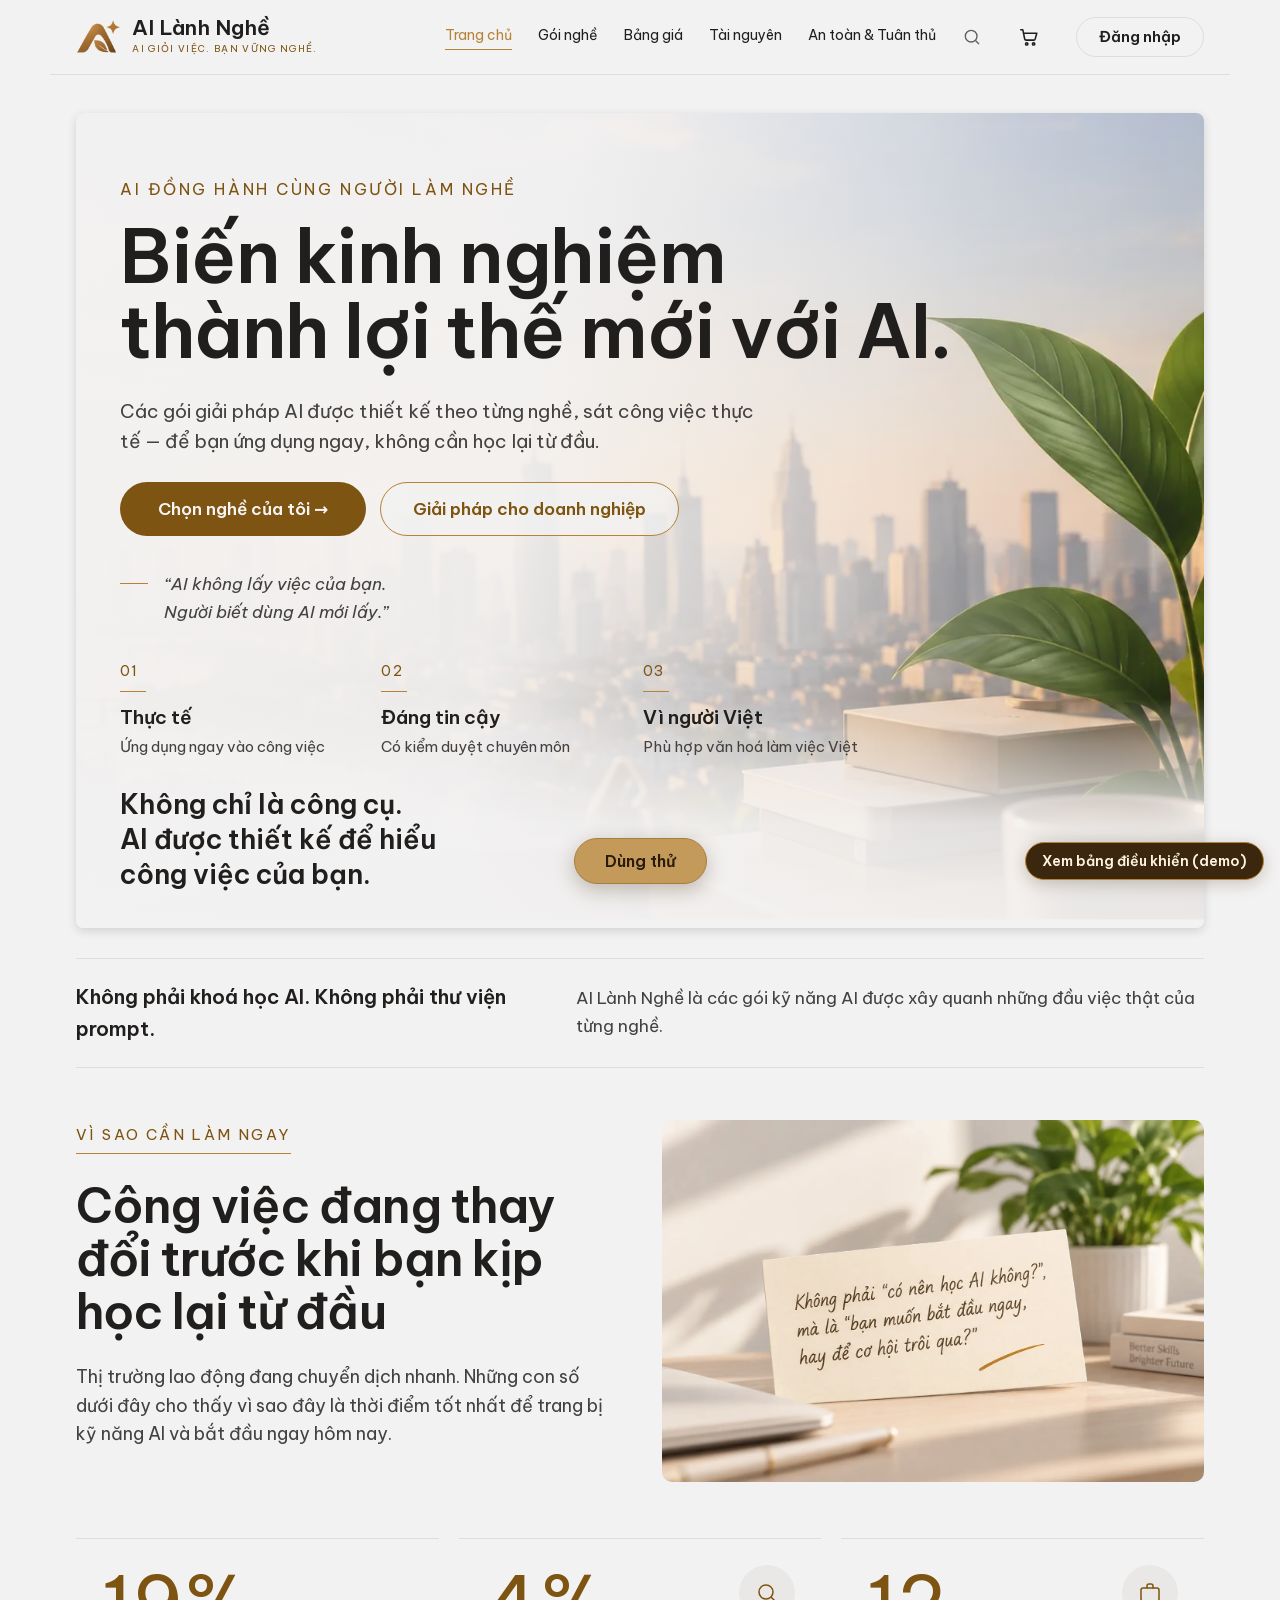
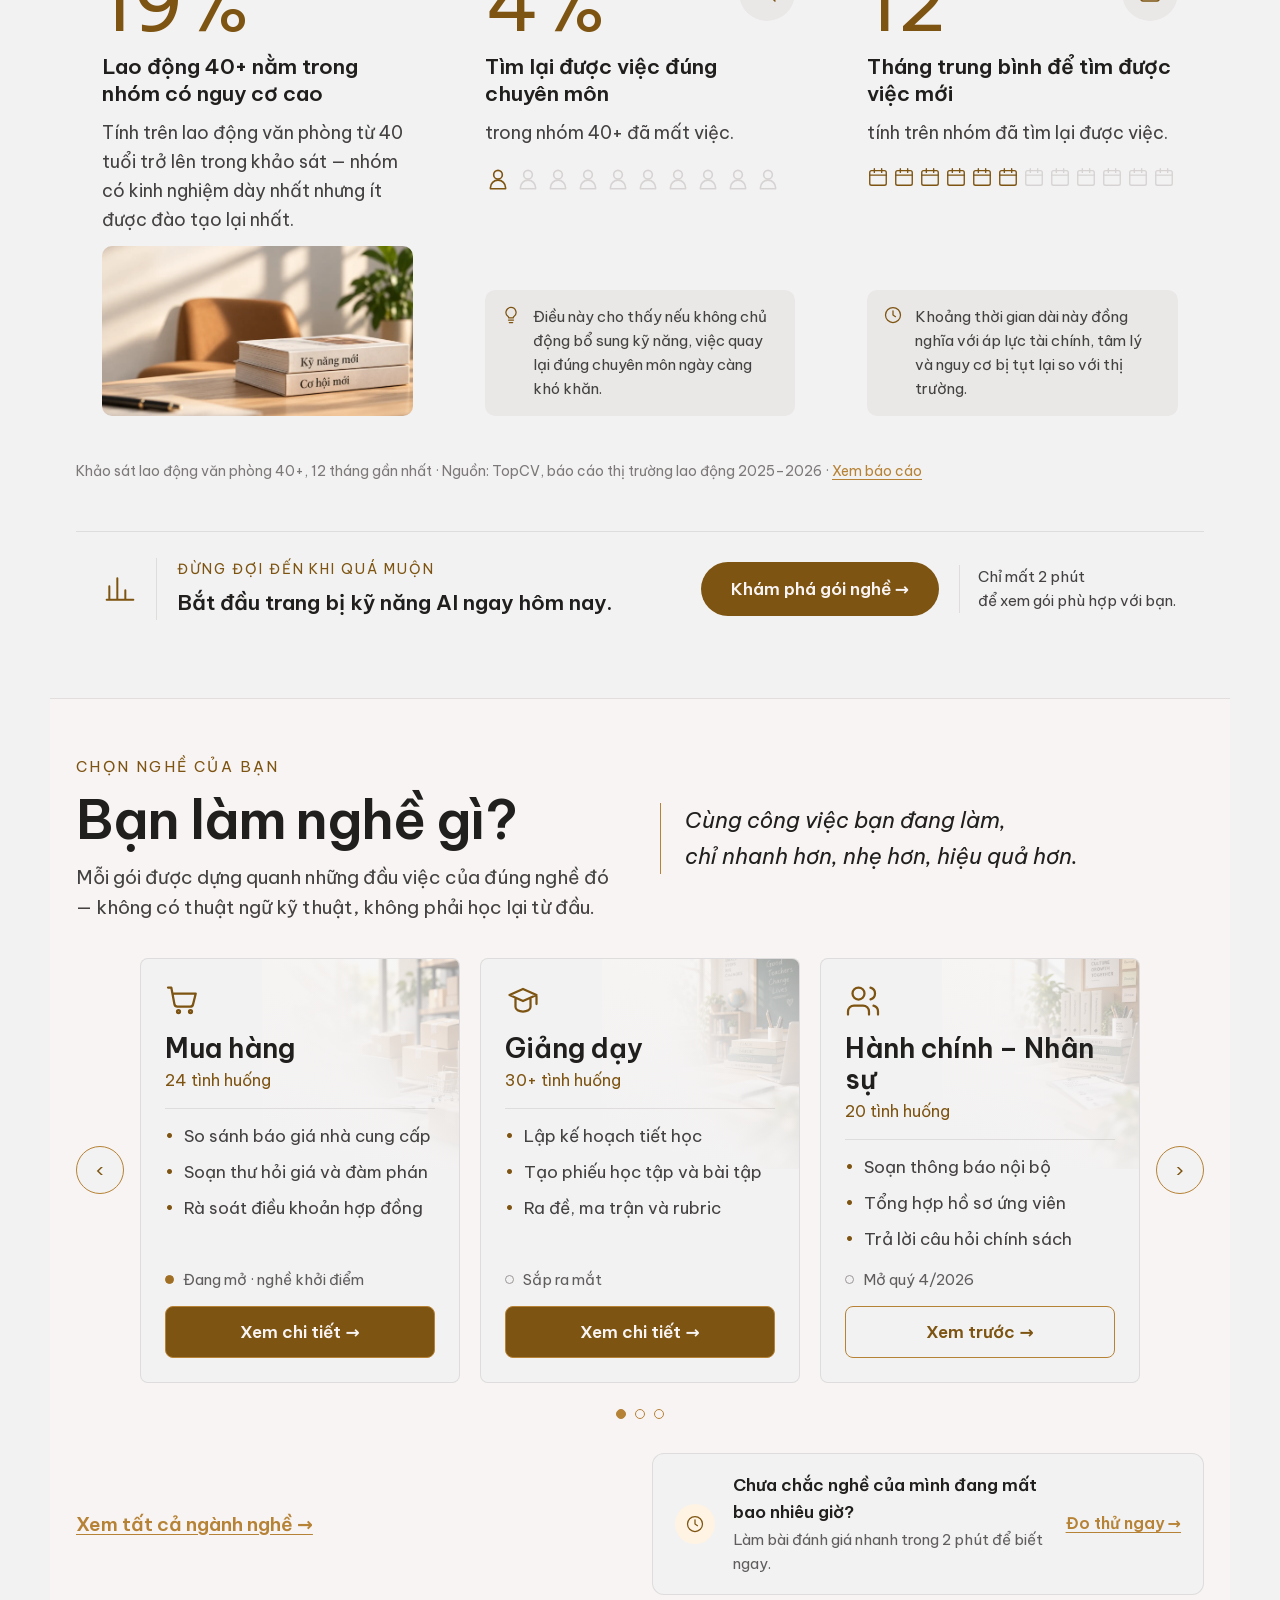
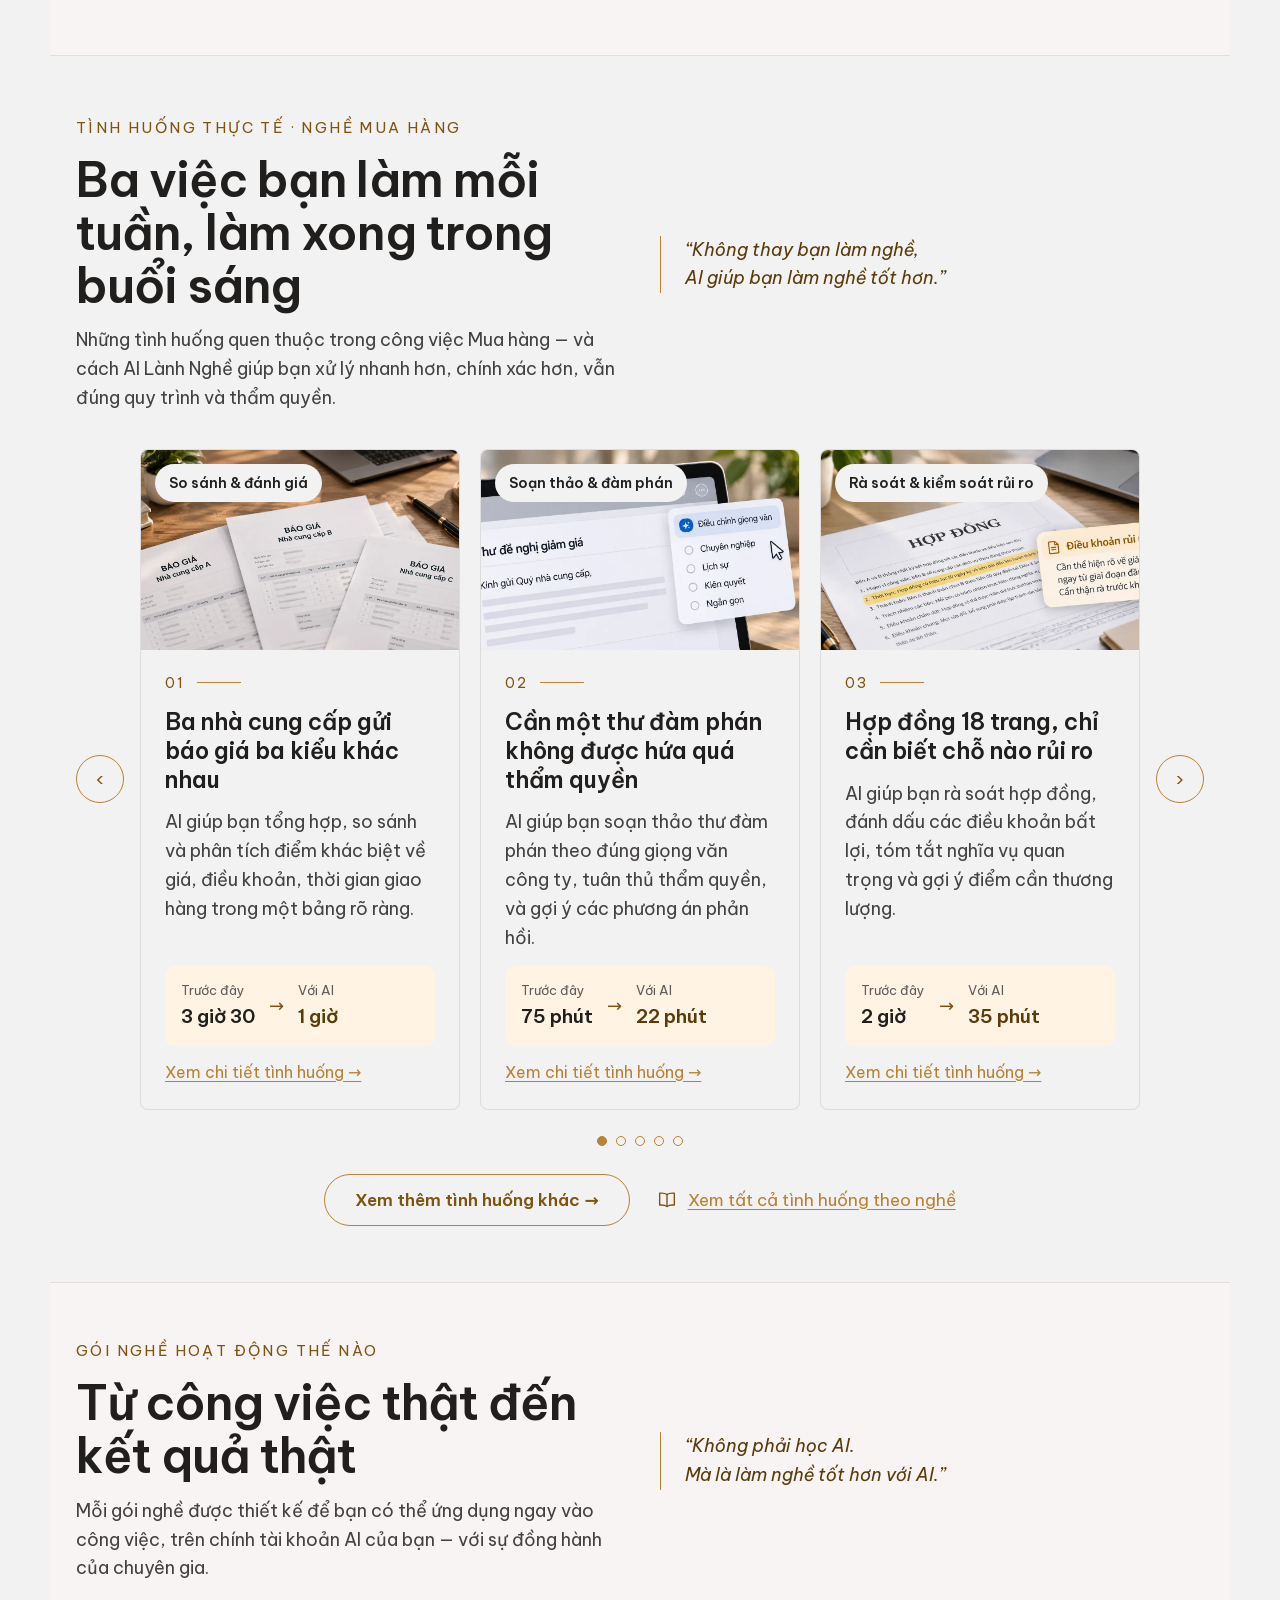
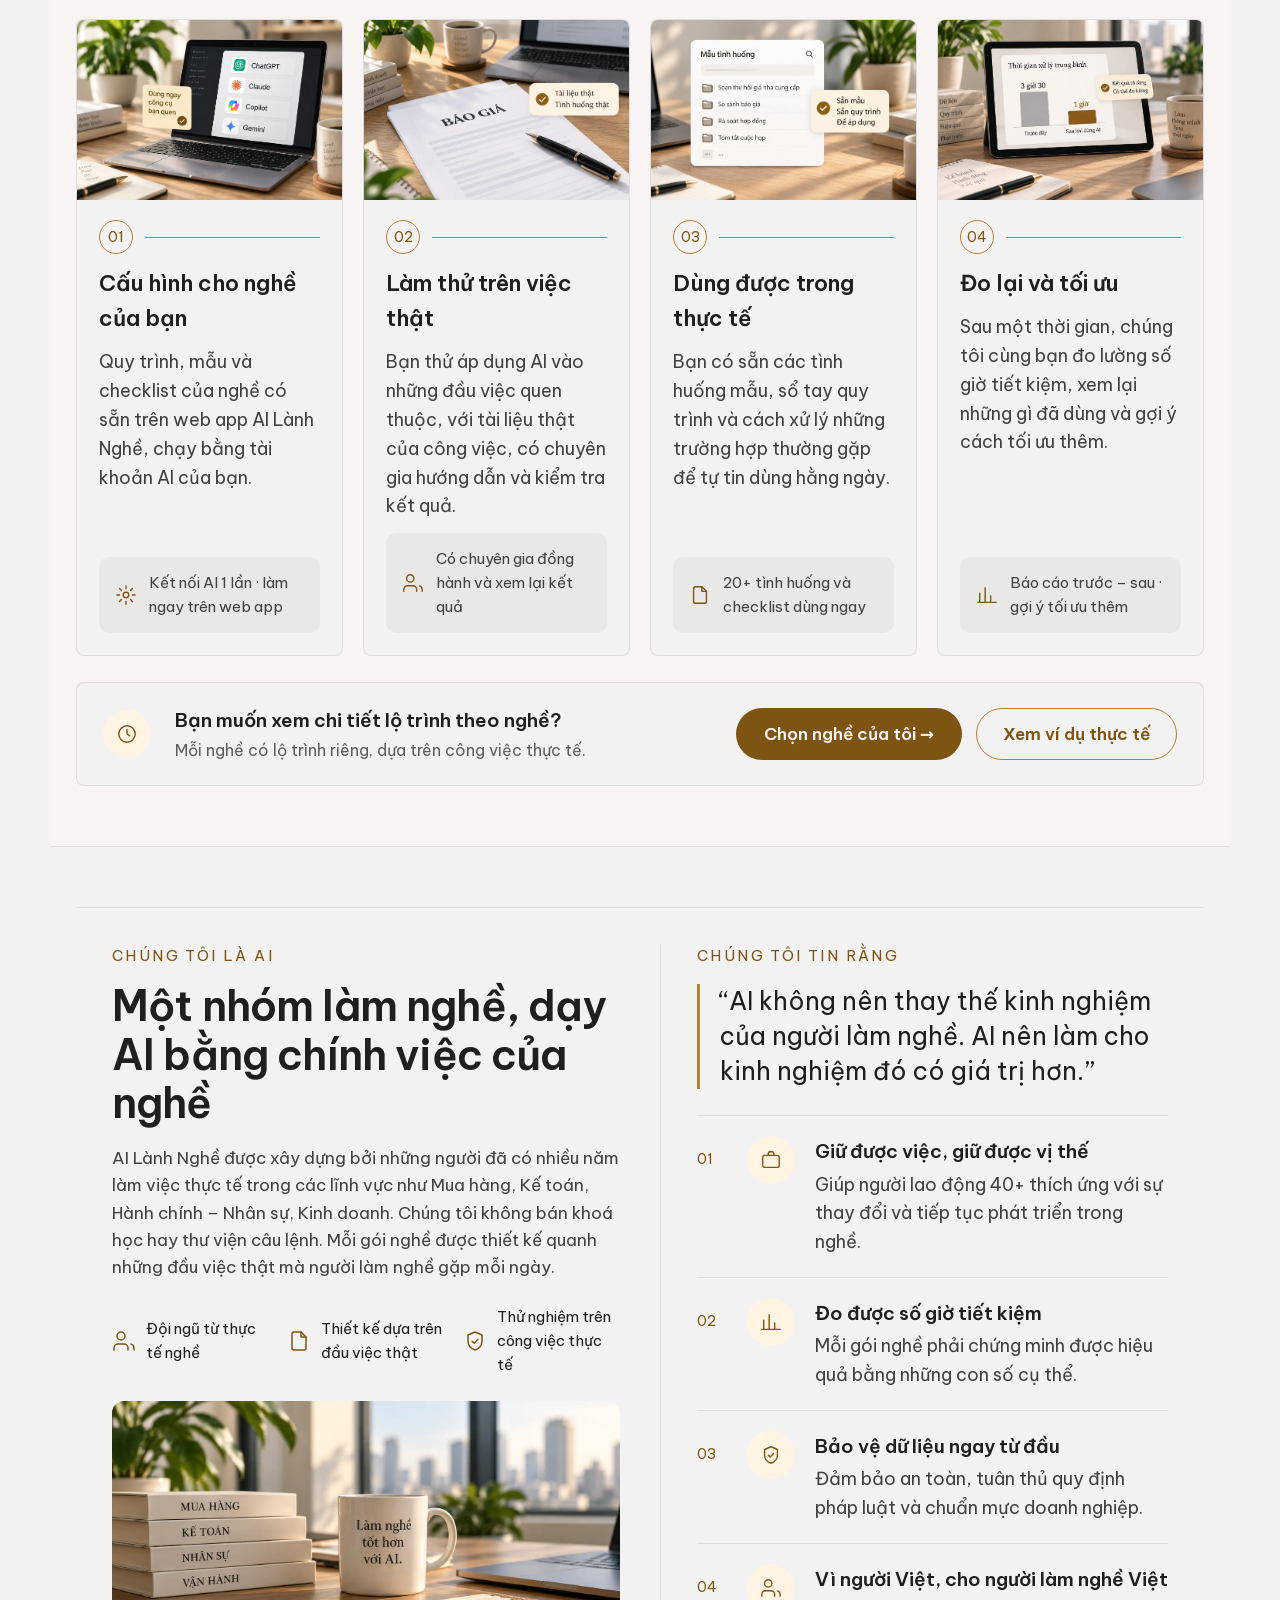
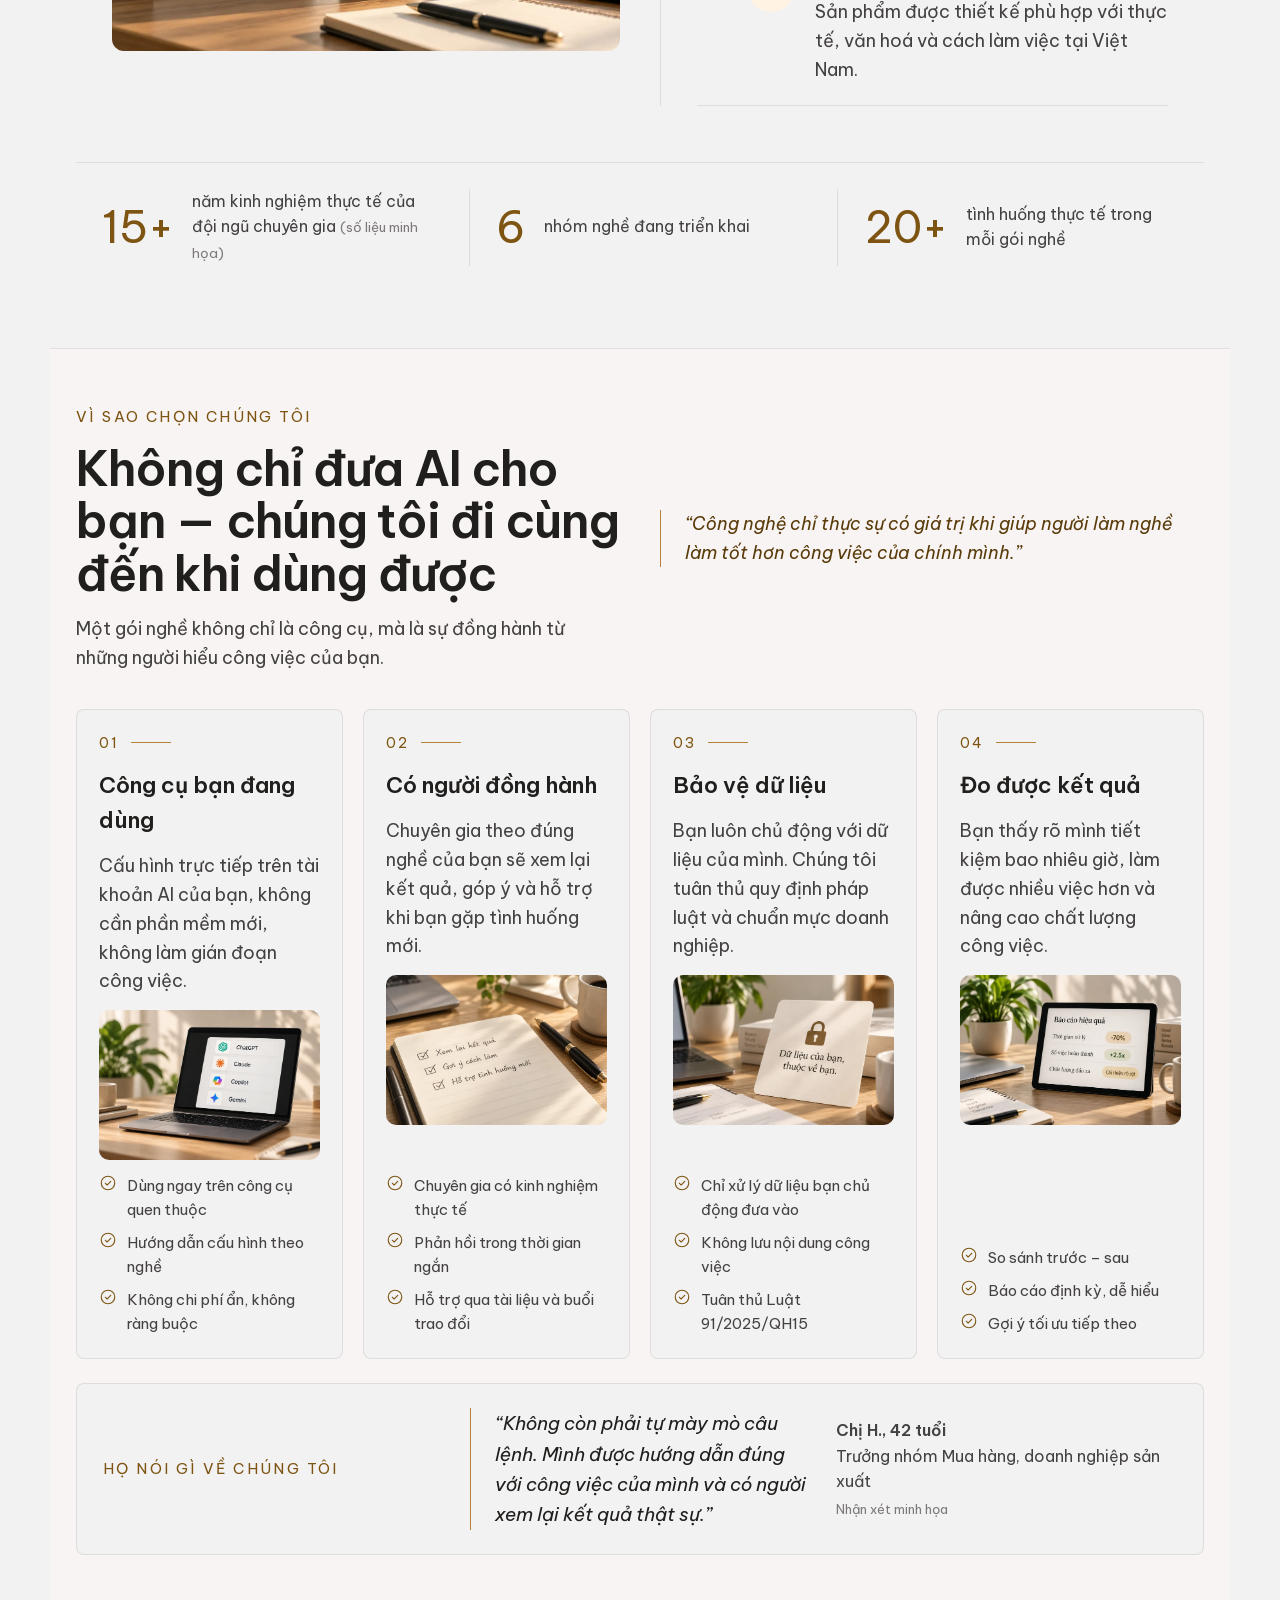
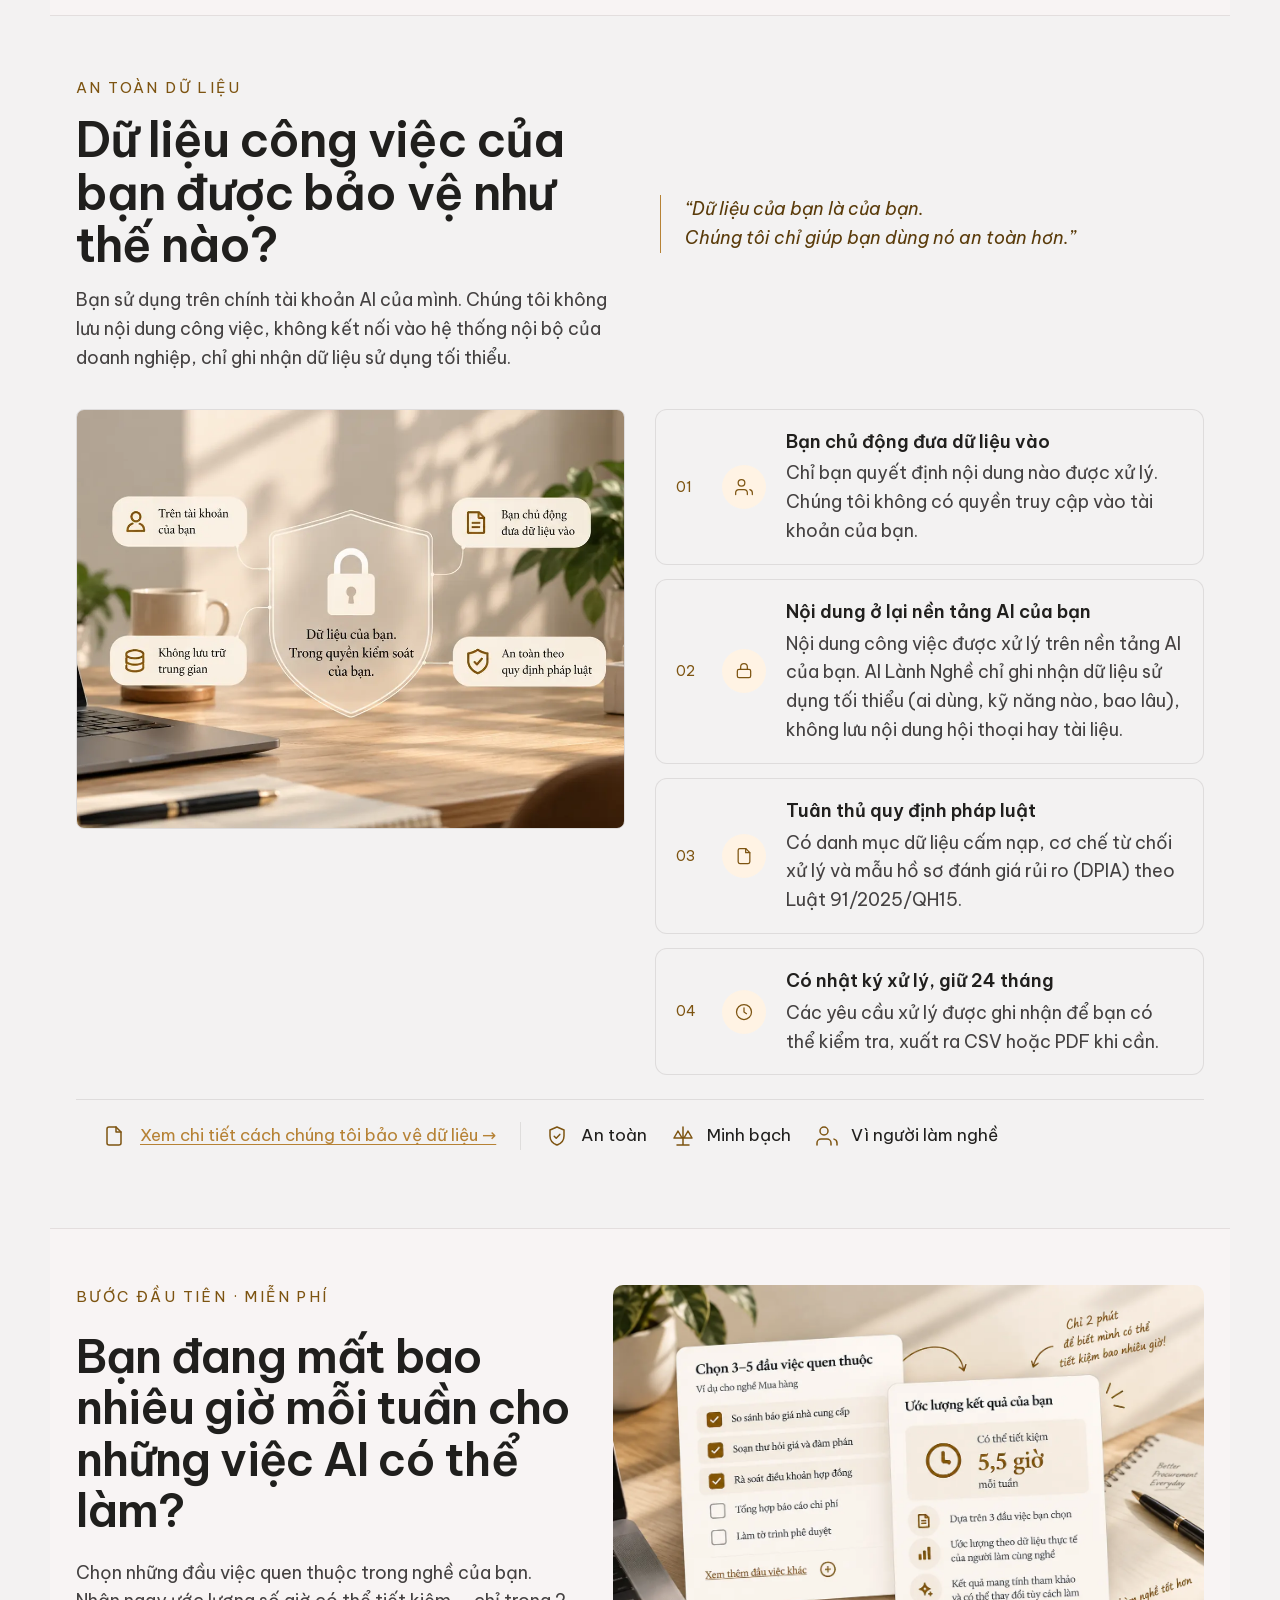
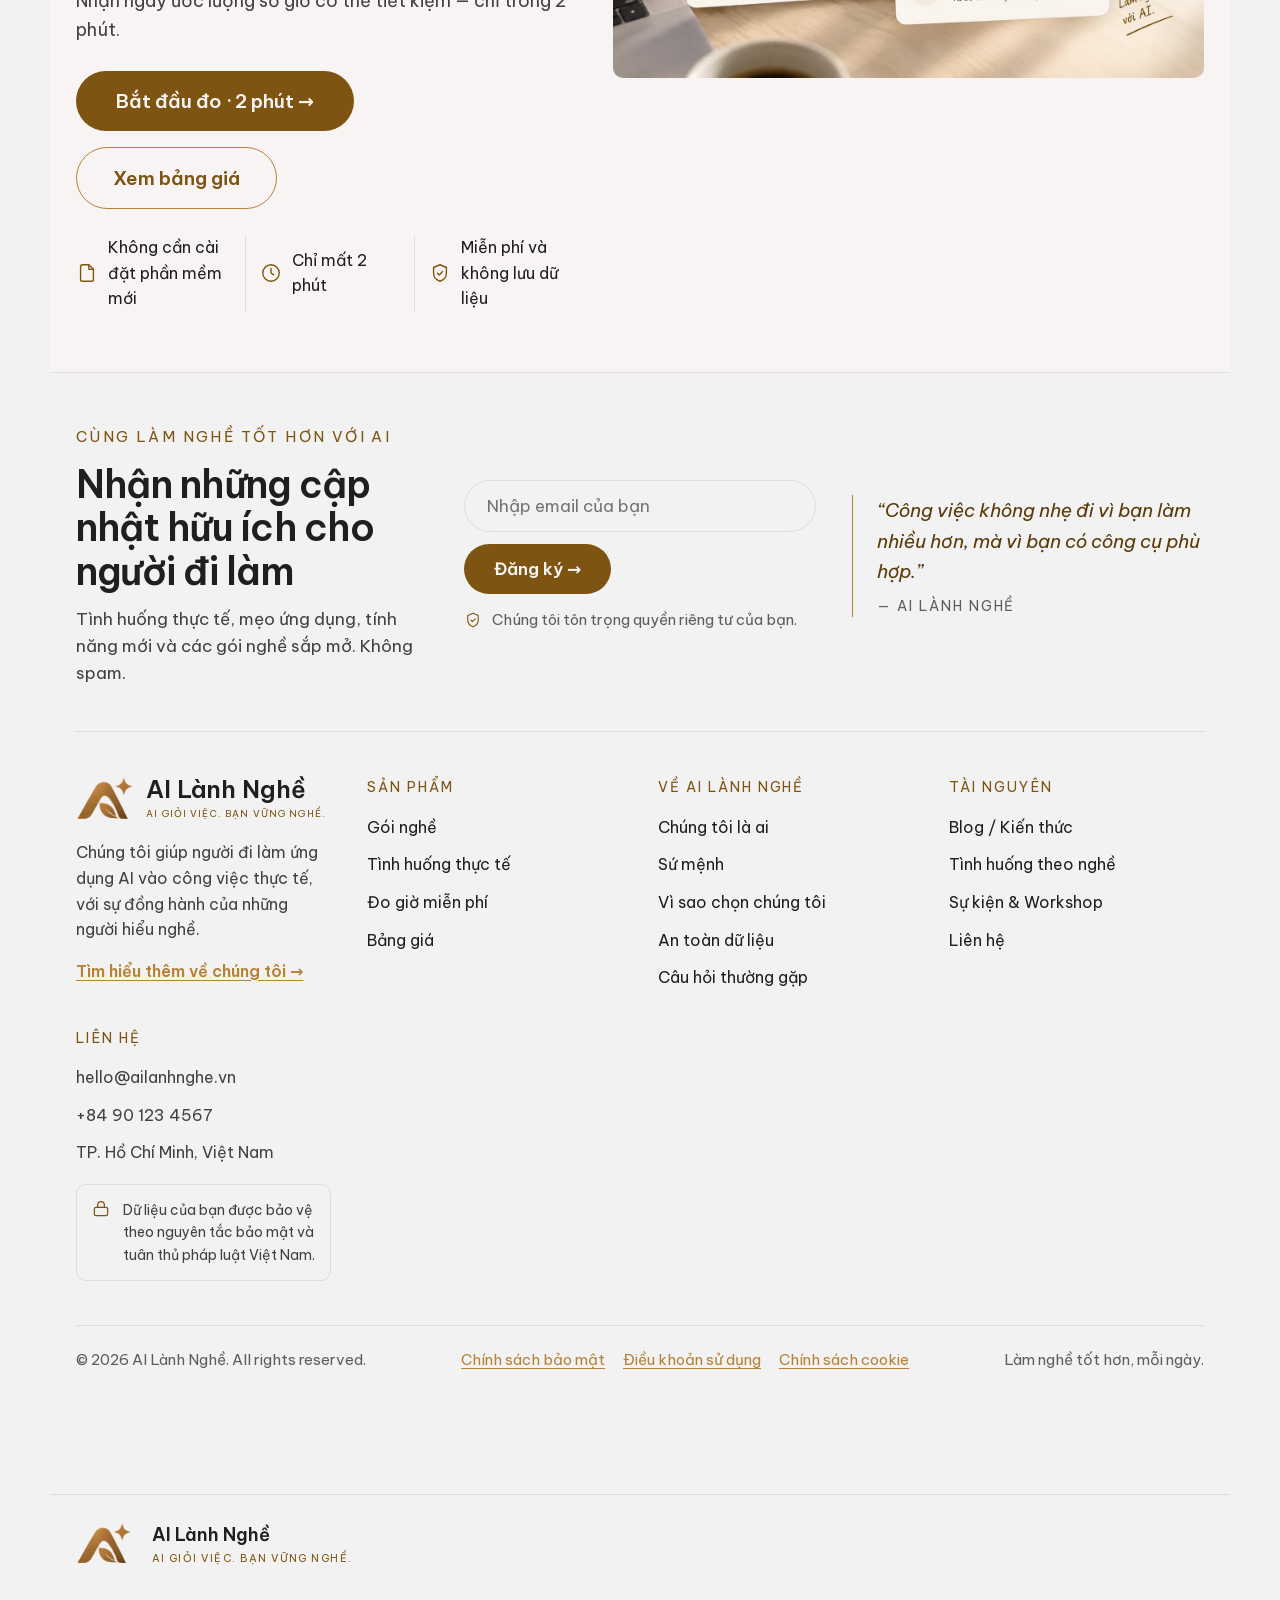
<file: index.html>
<!DOCTYPE html>
<html lang="vi">
<head>
<meta charset="utf-8">
<meta name="viewport" content="width=device-width, initial-scale=1">
<title>AI Lành Nghề — AI giỏi việc. Bạn vững nghề.</title>
<meta name="description" content="AI Lành Nghề đóng gói kỹ năng AI theo từng nghề cho người lao động có chuyên môn từ 40 tuổi trở lên. Làm việc trên web app AI Lành Nghề với tài khoản AI của bạn (OpenRouter, Gemini, OpenAI), kèm sổ tay quy trình, lớp tuân thủ Luật 91/2025/QH15 và người kèm cặp.">
<meta name="robots" content="noindex, nofollow, noarchive, nosnippet, noimageindex">
<meta name="googlebot" content="noindex, nofollow, noarchive, nosnippet">
<meta property="og:title" content="AI Lành Nghề — AI giỏi việc. Bạn vững nghề.">
<meta property="og:description" content="AI không lấy việc của bạn. Người biết dùng AI mới lấy.">
<meta property="og:type" content="website">
<link rel="icon" href="assets/img/logo.png">
<link rel="stylesheet" href="assets/css/fonts.css">
<link rel="stylesheet" href="assets/css/tokens.css">
<link rel="stylesheet" href="assets/css/site.css">
<link rel="stylesheet" href="assets/css/gio-hang.css">
</head>
<body>
<div class="sitebody">
<header class="nav" style="display: flex; align-items: center; gap: var(--space-4); flex-wrap: wrap; padding: 16px 26px; border-bottom: 1px solid var(--color-divider); position: sticky; top: 0px; z-index: 50; background: var(--color-bg);">
<div class="nav-brand" data-go="index.html" style="display: flex; align-items: center; gap: 11px;;cursor:pointer">
<img alt="Biểu tượng AI Lành Nghề" class="u44" src="assets/img/logo.png"/>
<span class="u45">
<span class="u46">AI Lành Nghề</span>
<span class="u47">AI giỏi việc. Bạn vững nghề.</span>
</span>
</div>
<div class="u48">
<a aria-current="page" class="u61" href="index.html"><span>Trang chủ</span></a>
<a aria-current="false" class="u3" href="goi-nghe.html"><span>Gói nghề</span></a>
<a aria-current="false" class="u3" href="bang-gia.html"><span>Bảng giá</span></a>
<a aria-current="false" class="u3" href="tai-nguyen.html"><span>Tài nguyên</span></a>
<a aria-current="false" class="u3" href="an-toan.html"><span>An toàn &amp; Tuân thủ</span></a>
<span class="u49"><svg class="u6" fill="none" stroke="currentColor" stroke-linecap="round" stroke-linejoin="round" stroke-width="1.6" viewbox="0 0 24 24"><circle cx="11" cy="11" r="7"></circle><path d="M20 20l-3.5-3.5"></path></svg></span>
<a aria-label="Giỏ hàng" class="nav-cart" href="gio-hang.html"><svg aria-hidden="true" fill="none" stroke="currentColor" stroke-linecap="round" stroke-linejoin="round" stroke-width="1.7" viewbox="0 0 24 24"><path d="M3 4h2.2l2.1 10.2a1.5 1.5 0 0 0 1.5 1.2h8.4a1.5 1.5 0 0 0 1.5-1.1L20.5 8H6.1"></path><circle cx="9.5" cy="19.5" r="1.3"></circle><circle cx="17" cy="19.5" r="1.3"></circle></svg><span class="nav-cart-n" data-gio-dem="" hidden="">0</span></a><button class="btn btn-secondary u50" data-go="https://ai-lanh-nghe-app.nghoangan-bt96.workers.dev/app/dang-nhap/?from=site">Đăng nhập</button>

</div>
</header>
<main style="padding: 38px 26px 20px;">
<div style="position: relative; border-radius: 8px; overflow: hidden; box-shadow: var(--shadow-md); min-height: 660px; display: flex; flex-direction: column;">
<img alt="" src="assets/img/home-hero.webp" style="position: absolute; inset: 0px; width: 100%; height: 100%; object-fit: cover; object-position: right center;"/>
<div style="position: absolute; inset: 0px; pointer-events: none; background: linear-gradient(100deg, rgba(243, 242, 242, 0.97) 0%, rgba(243, 242, 242, 0.93) 40%, rgba(243, 242, 242, 0.55) 66%, rgba(243, 242, 242, 0.12) 88%, rgba(243, 242, 242, 0) 100%);"></div>
<div style="position: absolute; left: 0px; right: 0px; bottom: 0px; height: 230px; pointer-events: none; background: linear-gradient(0deg, rgba(243, 242, 242, 0.95) 0%, rgba(243, 242, 242, 0.88) 45%, rgba(243, 242, 242, 0.4) 80%, rgba(243, 242, 242, 0) 100%);"></div>
<div style="position: relative; display: flex; flex-direction: column; flex: 1 1 0%; padding: 64px 44px 0px;">
<div>
<div style="letter-spacing: 0.16em; text-transform: uppercase; color: var(--color-accent-700); font-family: var(--font-heading); margin-bottom: 16px; font-size: 16px;">AI đồng hành cùng người làm nghề</div>
<h1 style="font-size: clamp(42px, 6vw, 74px); font-weight: 600; line-height: 1.02; margin: 0px 0px 26px; max-width: 13em;">Biến kinh nghiệm<br/>thành lợi thế mới với AI.</h1>
<p style="max-width: 34em; font-size: 19px; color: var(--color-neutral-800);">Các gói giải pháp AI được thiết kế theo từng nghề, sát công việc thực tế — để bạn ứng dụng ngay, không cần học lại từ đầu.</p>
<div style="display: flex; gap: 14px; flex-wrap: wrap; margin-top: 26px;">
<button data-go="goi-nghe.html" style="cursor: pointer; font-family: var(--font-heading); font-weight: 600; font-size: 17px; padding: 15px 38px; border: 0px; border-radius: 999px; background: var(--color-accent-700); color: var(--color-neutral-100);">Chọn nghề của tôi →</button>
<button data-go="bang-gia.html" style="cursor: pointer; font-family: var(--font-heading); font-weight: 600; font-size: 17px; padding: 15px 32px; border: 1px solid var(--color-accent); border-radius: 999px; background: rgba(243, 242, 242, 0.7); color: var(--color-accent-700);">Giải pháp cho doanh nghiệp</button>
</div>
<div style="display: flex; gap: 16px; align-items: flex-start; margin-top: 34px;">
<div style="width: 28px; height: 1px; background: var(--color-accent); margin-top: 13px; flex: 0 0 auto;"></div>
<p style="margin: 0px; font-family: var(--font-heading); font-style: italic; font-size: 17px; line-height: 1.65; color: var(--color-neutral-800); max-width: 22em;">“AI không lấy việc của bạn.<br/>Người biết dùng AI mới lấy.”</p>
</div>
</div>
<div style="margin: auto 0px 0px; padding: 34px 0px 36px;">
<div style="display: grid; grid-template-columns: repeat(auto-fit, minmax(180px, 1fr)); gap: 24px; max-width: 760px;">
<div><div class="u210">01</div><div class="u211"></div><div class="u24">Thực tế</div><div class="u212">Ứng dụng ngay vào công việc</div></div>
<div><div class="u210">02</div><div class="u211"></div><div class="u24">Đáng tin cậy</div><div class="u212">Có kiểm duyệt chuyên môn</div></div>
<div><div class="u210">03</div><div class="u211"></div><div class="u24">Vì người Việt</div><div class="u212">Phù hợp văn hoá làm việc Việt</div></div>
</div>
<div style="font-family: var(--font-heading); font-weight: 600; font-size: clamp(21px, 2.3vw, 27px); line-height: 1.3; margin-top: 28px; max-width: 20em;">Không chỉ là công cụ.<br/>AI được thiết kế để hiểu<br/>công việc của bạn.</div>
</div>
</div>
</div>
<div style="margin-top: 30px; padding: 22px 0px; border-top: 1px solid var(--color-divider); border-bottom: 1px solid var(--color-divider); display: flex; gap: 20px; align-items: baseline; flex-wrap: wrap;">
<div style="font-family: var(--font-heading); font-weight: 600; font-size: 20px; max-width: 24em;">Không phải khoá học AI. Không phải thư viện prompt.</div>
<div style="font-size: 17px; color: var(--color-neutral-800); flex: 1 1 0%; min-width: 260px;">AI Lành Nghề là các gói kỹ năng AI được xây quanh những đầu việc thật của từng nghề.</div>
</div>
<div style="margin-top: 52px; padding-bottom: 52px;">
<div style="display: grid; grid-template-columns: repeat(auto-fit, minmax(320px, 1fr)); gap: 44px; align-items: start; margin-bottom: 56px;">
<div>
<div style="font-size: 15px; letter-spacing: 0.16em; text-transform: uppercase; color: var(--color-accent-700); font-family: var(--font-heading); border-bottom: 1px solid var(--color-accent); display: inline-block; padding-bottom: 6px; margin-bottom: 26px;">Vì sao cần làm ngay</div>
<h2 style="font-size: clamp(30px, 4.4vw, 48px); font-weight: 600; margin: 0px 0px 24px; line-height: 1.1; max-width: 15em;">Công việc đang thay đổi trước khi bạn kịp học lại từ đầu</h2>
<p class="u213">Thị trường lao động đang chuyển dịch nhanh. Những con số dưới đây cho thấy vì sao đây là thời điểm tốt nhất để trang bị kỹ năng AI và bắt đầu ngay hôm nay.</p>
</div>
<div style="width: 100%; border-radius: 10px; overflow: hidden;">
<img alt="Tấm thiệp trên bàn làm việc: Không phải “có nên học AI không?”, mà là “bạn muốn bắt đầu ngay, hay để cơ hội trôi qua?”" src="assets/img/home-card-desk.webp" style="display: block; width: 100%; height: auto;"/>
</div>
</div>
<div style="display: grid; grid-template-columns: repeat(auto-fit, minmax(260px, 1fr)); gap: 20px; align-items: stretch;">
<div class="u214">
<div class="u215">19%</div>
<div class="u216">Lao động 40+ nằm trong nhóm có nguy cơ cao</div>
<p class="u19">Tính trên lao động văn phòng từ 40 tuổi trở lên trong khảo sát — nhóm có kinh nghiệm dày nhất nhưng ít được đào tạo lại nhất.</p>
<div style="margin-top: auto; height: 170px; border-radius: 10px; overflow: hidden;"><img alt="Sách “Kỹ năng mới — Cơ hội mới” trên bàn làm việc" class="u27" data-slot="why-now-photo" loading="lazy" src="assets/img/ky-nang-moi.webp"/></div>
</div>
<div class="u214">
<div style="display: flex; justify-content: space-between; align-items: flex-start; gap: 16px;">
<div class="u215">4%</div>
<span style="width: 56px; height: 56px; flex: 0 0 auto; border-radius: 50%; background: var(--color-neutral-200); color: var(--color-accent-700); display: grid; place-items: center;"><svg class="u37" fill="none" stroke="currentColor" stroke-linecap="round" stroke-linejoin="round" stroke-width="1.5" viewbox="0 0 24 24"><circle cx="11" cy="11" r="7"></circle><path d="M20 20l-3.5-3.5"></path></svg></span>
</div>
<div class="u216">Tìm lại được việc đúng chuyên môn</div>
<p class="u19">trong nhóm 40+ đã mất việc.</p>
<div style="display: flex; gap: 4px; flex-wrap: wrap; margin: 6px 0px 4px;"><span class="u18"><svg class="u68" fill="none" stroke="currentColor" stroke-linecap="round" stroke-linejoin="round" stroke-width="1.5" viewbox="0 0 24 24"><path d="M12 12a4 4 0 1 0 0-8 4 4 0 0 0 0 8zM5 21v-1a7 7 0 0 1 14 0v1z"></path></svg></span><span class="u33"><svg class="u68" fill="none" stroke="currentColor" stroke-linecap="round" stroke-linejoin="round" stroke-width="1.5" viewbox="0 0 24 24"><path d="M12 12a4 4 0 1 0 0-8 4 4 0 0 0 0 8zM5 21v-1a7 7 0 0 1 14 0v1z"></path></svg></span><span class="u33"><svg class="u68" fill="none" stroke="currentColor" stroke-linecap="round" stroke-linejoin="round" stroke-width="1.5" viewbox="0 0 24 24"><path d="M12 12a4 4 0 1 0 0-8 4 4 0 0 0 0 8zM5 21v-1a7 7 0 0 1 14 0v1z"></path></svg></span><span class="u33"><svg class="u68" fill="none" stroke="currentColor" stroke-linecap="round" stroke-linejoin="round" stroke-width="1.5" viewbox="0 0 24 24"><path d="M12 12a4 4 0 1 0 0-8 4 4 0 0 0 0 8zM5 21v-1a7 7 0 0 1 14 0v1z"></path></svg></span><span class="u33"><svg class="u68" fill="none" stroke="currentColor" stroke-linecap="round" stroke-linejoin="round" stroke-width="1.5" viewbox="0 0 24 24"><path d="M12 12a4 4 0 1 0 0-8 4 4 0 0 0 0 8zM5 21v-1a7 7 0 0 1 14 0v1z"></path></svg></span><span class="u33"><svg class="u68" fill="none" stroke="currentColor" stroke-linecap="round" stroke-linejoin="round" stroke-width="1.5" viewbox="0 0 24 24"><path d="M12 12a4 4 0 1 0 0-8 4 4 0 0 0 0 8zM5 21v-1a7 7 0 0 1 14 0v1z"></path></svg></span><span class="u33"><svg class="u68" fill="none" stroke="currentColor" stroke-linecap="round" stroke-linejoin="round" stroke-width="1.5" viewbox="0 0 24 24"><path d="M12 12a4 4 0 1 0 0-8 4 4 0 0 0 0 8zM5 21v-1a7 7 0 0 1 14 0v1z"></path></svg></span><span class="u33"><svg class="u68" fill="none" stroke="currentColor" stroke-linecap="round" stroke-linejoin="round" stroke-width="1.5" viewbox="0 0 24 24"><path d="M12 12a4 4 0 1 0 0-8 4 4 0 0 0 0 8zM5 21v-1a7 7 0 0 1 14 0v1z"></path></svg></span><span class="u33"><svg class="u68" fill="none" stroke="currentColor" stroke-linecap="round" stroke-linejoin="round" stroke-width="1.5" viewbox="0 0 24 24"><path d="M12 12a4 4 0 1 0 0-8 4 4 0 0 0 0 8zM5 21v-1a7 7 0 0 1 14 0v1z"></path></svg></span><span class="u33"><svg class="u68" fill="none" stroke="currentColor" stroke-linecap="round" stroke-linejoin="round" stroke-width="1.5" viewbox="0 0 24 24"><path d="M12 12a4 4 0 1 0 0-8 4 4 0 0 0 0 8zM5 21v-1a7 7 0 0 1 14 0v1z"></path></svg></span></div>
<div style="margin-top: auto; background: var(--color-neutral-200); border-radius: 10px; padding: 15px 16px; display: flex; gap: 12px; align-items: flex-start;"><span class="u10"><svg class="u6" fill="none" stroke="currentColor" stroke-linecap="round" stroke-linejoin="round" stroke-width="1.5" viewbox="0 0 24 24"><path d="M9 18h6M10 21h4M12 3a6 6 0 0 0-3.5 10.9c.5.4.8 1 .8 1.6h5.4c0-.6.3-1.2.8-1.6A6 6 0 0 0 12 3z"></path></svg></span><span class="u4">Điều này cho thấy nếu không chủ động bổ sung kỹ năng, việc quay lại đúng chuyên môn ngày càng khó khăn.</span></div>
</div>
<div class="u214">
<div style="display: flex; justify-content: space-between; align-items: flex-start; gap: 16px;">
<div class="u215">12</div>
<span style="width: 56px; height: 56px; flex: 0 0 auto; border-radius: 50%; background: var(--color-neutral-200); color: var(--color-accent-700); display: grid; place-items: center;"><svg class="u37" fill="none" stroke="currentColor" stroke-linecap="round" stroke-linejoin="round" stroke-width="1.5" viewbox="0 0 24 24"><rect height="13" rx="2" width="18" x="3" y="7"></rect><path d="M9 7V5a2 2 0 0 1 2-2h2a2 2 0 0 1 2 2v2"></path></svg></span>
</div>
<div class="u216">Tháng trung bình để tìm được việc mới</div>
<p class="u19">tính trên nhóm đã tìm lại được việc.</p>
<div style="display: flex; gap: 4px; flex-wrap: wrap; margin: 6px 0px 4px;"><span class="u18"><svg class="u9" fill="none" stroke="currentColor" stroke-linecap="round" stroke-linejoin="round" stroke-width="1.5" viewbox="0 0 24 24"><rect height="16" rx="2" width="18" x="3" y="5"></rect><path d="M3 10h18M8 3v4M16 3v4"></path></svg></span><span class="u18"><svg class="u9" fill="none" stroke="currentColor" stroke-linecap="round" stroke-linejoin="round" stroke-width="1.5" viewbox="0 0 24 24"><rect height="16" rx="2" width="18" x="3" y="5"></rect><path d="M3 10h18M8 3v4M16 3v4"></path></svg></span><span class="u18"><svg class="u9" fill="none" stroke="currentColor" stroke-linecap="round" stroke-linejoin="round" stroke-width="1.5" viewbox="0 0 24 24"><rect height="16" rx="2" width="18" x="3" y="5"></rect><path d="M3 10h18M8 3v4M16 3v4"></path></svg></span><span class="u18"><svg class="u9" fill="none" stroke="currentColor" stroke-linecap="round" stroke-linejoin="round" stroke-width="1.5" viewbox="0 0 24 24"><rect height="16" rx="2" width="18" x="3" y="5"></rect><path d="M3 10h18M8 3v4M16 3v4"></path></svg></span><span class="u18"><svg class="u9" fill="none" stroke="currentColor" stroke-linecap="round" stroke-linejoin="round" stroke-width="1.5" viewbox="0 0 24 24"><rect height="16" rx="2" width="18" x="3" y="5"></rect><path d="M3 10h18M8 3v4M16 3v4"></path></svg></span><span class="u18"><svg class="u9" fill="none" stroke="currentColor" stroke-linecap="round" stroke-linejoin="round" stroke-width="1.5" viewbox="0 0 24 24"><rect height="16" rx="2" width="18" x="3" y="5"></rect><path d="M3 10h18M8 3v4M16 3v4"></path></svg></span><span class="u33"><svg class="u9" fill="none" stroke="currentColor" stroke-linecap="round" stroke-linejoin="round" stroke-width="1.5" viewbox="0 0 24 24"><rect height="16" rx="2" width="18" x="3" y="5"></rect><path d="M3 10h18M8 3v4M16 3v4"></path></svg></span><span class="u33"><svg class="u9" fill="none" stroke="currentColor" stroke-linecap="round" stroke-linejoin="round" stroke-width="1.5" viewbox="0 0 24 24"><rect height="16" rx="2" width="18" x="3" y="5"></rect><path d="M3 10h18M8 3v4M16 3v4"></path></svg></span><span class="u33"><svg class="u9" fill="none" stroke="currentColor" stroke-linecap="round" stroke-linejoin="round" stroke-width="1.5" viewbox="0 0 24 24"><rect height="16" rx="2" width="18" x="3" y="5"></rect><path d="M3 10h18M8 3v4M16 3v4"></path></svg></span><span class="u33"><svg class="u9" fill="none" stroke="currentColor" stroke-linecap="round" stroke-linejoin="round" stroke-width="1.5" viewbox="0 0 24 24"><rect height="16" rx="2" width="18" x="3" y="5"></rect><path d="M3 10h18M8 3v4M16 3v4"></path></svg></span><span class="u33"><svg class="u9" fill="none" stroke="currentColor" stroke-linecap="round" stroke-linejoin="round" stroke-width="1.5" viewbox="0 0 24 24"><rect height="16" rx="2" width="18" x="3" y="5"></rect><path d="M3 10h18M8 3v4M16 3v4"></path></svg></span><span class="u33"><svg class="u9" fill="none" stroke="currentColor" stroke-linecap="round" stroke-linejoin="round" stroke-width="1.5" viewbox="0 0 24 24"><rect height="16" rx="2" width="18" x="3" y="5"></rect><path d="M3 10h18M8 3v4M16 3v4"></path></svg></span></div>
<div style="margin-top: auto; background: var(--color-neutral-200); border-radius: 10px; padding: 15px 16px; display: flex; gap: 12px; align-items: flex-start;"><span class="u10"><svg class="u6" fill="none" stroke="currentColor" stroke-linecap="round" stroke-linejoin="round" stroke-width="1.5" viewbox="0 0 24 24"><circle cx="12" cy="12" r="9"></circle><path d="M12 7v5l3 2"></path></svg></span><span class="u4">Khoảng thời gian dài này đồng nghĩa với áp lực tài chính, tâm lý và nguy cơ bị tụt lại so với thị trường.</span></div>
</div>
</div>
<div style="font-size: 14px; color: var(--color-neutral-600); margin-top: 18px;">Khảo sát lao động văn phòng 40+, 12 tháng gần nhất · Nguồn: TopCV, báo cáo thị trường lao động 2025–2026 · <a href="bang-dieu-khien.html">Xem báo cáo</a></div>
<div style="margin-top: 48px; border-top: 1px solid var(--color-hair); border-radius: 0px; padding: 26px 28px; display: grid; grid-template-columns: minmax(0px, 1fr) auto; gap: 26px; align-items: center;">
<div style="display: flex; gap: 20px; align-items: center;">
<span class="u10"><svg fill="none" stroke="currentColor" stroke-linecap="round" stroke-linejoin="round" stroke-width="1.5" style="width: 32px; height: 32px;" viewbox="0 0 24 24"><path d="M4 20V10M10 20V4M16 20v-7M22 20H2"></path></svg></span>
<div style="border-left: 1px solid var(--color-divider); padding-left: 20px;">
<div style="font-size: 14px; letter-spacing: 0.14em; text-transform: uppercase; color: var(--color-accent-700); font-family: var(--font-heading); margin-bottom: 6px;">Đừng đợi đến khi quá muộn</div>
<div class="u97">Bắt đầu trang bị kỹ năng AI ngay hôm nay.</div>
</div>
</div>
<div style="display: flex; gap: 20px; align-items: center; flex-wrap: nowrap; justify-self: end; min-width: 0px;">
<button data-go="goi-nghe.html" style="cursor: pointer; font-family: var(--font-heading); font-weight: 600; font-size: 17px; padding: 16px 30px; border: 0px; border-radius: 999px; background: var(--color-accent-700); color: var(--color-neutral-100); white-space: nowrap; flex: 0 0 auto;">Khám phá gói nghề →</button>
<div style="border-left: 1px solid var(--color-divider); padding-left: 18px; font-size: 15px; color: var(--color-neutral-800); min-width: 0px;">Chỉ mất 2 phút<br/>để xem gói phù hợp với bạn.</div>
</div>
</div>
</div>
<div class="u217">
<div class="u113">
<div>
<div style="font-size: 15px; letter-spacing: 0.16em; text-transform: uppercase; color: var(--color-accent-700); font-family: var(--font-heading); margin-bottom: 12px;">Chọn nghề của bạn</div>
<h2 style="font-size: clamp(34px, 5vw, 54px); font-weight: 600; margin: 0px 0px 14px; line-height: 1.05;">Bạn làm nghề gì?</h2>
<p style="max-width: 32em; font-size: 19px; color: var(--color-neutral-800); margin: 0px;">Mỗi gói được dựng quanh những đầu việc của đúng nghề đó — không có thuật ngữ kỹ thuật, không phải học lại từ đầu.</p>
</div>
<div class="u114">
<p style="font-family: var(--font-heading); font-style: italic; font-size: 22px; line-height: 1.6; margin: 0px;">Cùng công việc bạn đang làm,<br/>chỉ nhanh hơn, nhẹ hơn, hiệu quả hơn.</p>
</div>
</div>
<div data-carousel="jobs" style="display: flex; align-items: center; gap: 16px;">
<button aria-label="Nghề trước" class="u151" data-prev="">‹</button>
<div data-track="" style="flex: 1 1 0%; min-width: 0px; display: grid; grid-template-columns: repeat(auto-fit, minmax(200px, 1fr)); gap: 20px;">
<div class="u218" data-idx="0">
<div class="u219">
<img alt="Bàn làm việc với thùng hàng và giỏ hàng" class="u27" data-slot="job-muahang" loading="lazy" src="assets/img/nghe-mua-hang-card.webp"/>
</div>
<div class="u220"></div>
<div class="u221">
<span class="u222">
<svg class="u223" fill="none" stroke="currentColor" stroke-linecap="round" stroke-linejoin="round" stroke-width="1.5" viewbox="0 0 24 24"><path d="M2 3h2.2l2.1 11.2a2 2 0 0 0 2 1.6h8.4a2 2 0 0 0 2-1.55L20.5 7H6M9 20a1 1 0 1 0 0-2 1 1 0 0 0 0 2zM17 20a1 1 0 1 0 0-2 1 1 0 0 0 0 2z"></path></svg>
</span>
<div>
<div class="u224"><span>Mua hàng</span></div>
<div class="u225"><span>24 tình huống</span></div>
</div>
<div class="u98"></div>
<div class="u226">
<div class="u69"><span class="u25">•</span><span>So sánh báo giá nhà cung cấp</span></div>
<div class="u69"><span class="u25">•</span><span>Soạn thư hỏi giá và đàm phán</span></div>
<div class="u69"><span class="u25">•</span><span>Rà soát điều khoản hợp đồng</span></div>
</div>
<div class="u227">
<span style="width: 9px; height: 9px; border-radius: 50%; flex: 0 0 auto; background: var(--color-accent-600); border: 1px solid var(--color-accent-600);"></span><span>Đang mở · nghề khởi điểm</span>
</div>
<button data-go="nghe-mua-hang.html" style="cursor: pointer; font-family: var(--font-heading); font-weight: 600; font-size: 17px; padding: 14px 18px; border: 1px solid var(--color-accent); border-radius: 8px; background: var(--color-accent-700); color: var(--color-neutral-100);"><span>Xem chi tiết →</span></button>
</div>
</div>
<div class="u218" data-idx="1">
<div class="u219">
<img alt="Bàn làm việc của giáo viên" class="u27" data-slot="job-giangday" loading="lazy" src="assets/img/nghe-giang-day-card.webp"/>
</div>
<div class="u220"></div>
<div class="u221">
<span class="u222">
<svg class="u223" fill="none" stroke="currentColor" stroke-linecap="round" stroke-linejoin="round" stroke-width="1.5" viewbox="0 0 24 24"><path d="M3 8l9-4 9 4-9 4-9-4zM7 10.7V16c0 1.7 2.2 3 5 3s5-1.3 5-3v-5.3M21 9v5"></path></svg>
</span>
<div>
<div class="u224"><span>Giảng dạy</span></div>
<div class="u225"><span>30+ tình huống</span></div>
</div>
<div class="u98"></div>
<div class="u226">
<div class="u69"><span class="u25">•</span><span>Lập kế hoạch tiết học</span></div>
<div class="u69"><span class="u25">•</span><span>Tạo phiếu học tập và bài tập</span></div>
<div class="u69"><span class="u25">•</span><span>Ra đề, ma trận và rubric</span></div>
</div>
<div class="u227">
<span style="width: 9px; height: 9px; border-radius: 50%; flex: 0 0 auto; background: transparent; border: 1px solid var(--color-neutral-500);"></span><span>Sắp ra mắt</span>
</div>
<button data-go="nghe-giang-day.html" style="cursor: pointer; font-family: var(--font-heading); font-weight: 600; font-size: 17px; padding: 14px 18px; border: 1px solid var(--color-accent); border-radius: 8px; background: var(--color-accent-700); color: var(--color-neutral-100);"><span>Xem chi tiết →</span></button>
</div>
</div>
<div class="u218" data-idx="2">
<div class="u219">
<img alt="Bàn làm việc hành chính nhân sự" class="u27" data-slot="job-nhansu" loading="lazy" src="assets/img/nghe-nhan-su-card.webp"/>
</div>
<div class="u220"></div>
<div class="u221">
<span class="u222">
<svg class="u223" fill="none" stroke="currentColor" stroke-linecap="round" stroke-linejoin="round" stroke-width="1.5" viewbox="0 0 24 24"><path d="M16 21v-2a4 4 0 0 0-4-4H6a4 4 0 0 0-4 4v2M13 7a4 4 0 1 1-8 0 4 4 0 0 1 8 0M22 21v-2a4 4 0 0 0-3-3.87M17 3.13a4 4 0 0 1 0 7.75"></path></svg>
</span>
<div>
<div class="u224"><span>Hành chính – Nhân sự</span></div>
<div class="u225"><span>20 tình huống</span></div>
</div>
<div class="u98"></div>
<div class="u226">
<div class="u69"><span class="u25">•</span><span>Soạn thông báo nội bộ</span></div>
<div class="u69"><span class="u25">•</span><span>Tổng hợp hồ sơ ứng viên</span></div>
<div class="u69"><span class="u25">•</span><span>Trả lời câu hỏi chính sách</span></div>
</div>
<div class="u227">
<span style="width: 9px; height: 9px; border-radius: 50%; flex: 0 0 auto; background: transparent; border: 1px solid var(--color-neutral-500);"></span><span>Mở quý 4/2026</span>
</div>
<button data-go="goi-nghe.html#xem-truoc/hanh-chinh-nhan-su" style="cursor: pointer; font-family: var(--font-heading); font-weight: 600; font-size: 17px; padding: 14px 18px; border: 1px solid var(--color-accent); border-radius: 8px; background: transparent; color: var(--color-accent-700);"><span>Xem trước →</span></button>
</div>
</div>
</div>
<button aria-label="Nghề tiếp theo" class="u151" data-next="">›</button>
</div>
<div data-dots="jobs" style="display: flex; gap: 9px; justify-content: center; margin-top: 26px;">
<button aria-label="Nghề 1" data-dot="0" style="cursor: pointer; width: 10px; height: 10px; padding: 0px; border-radius: 50%; border: 1px solid var(--color-accent); background: var(--color-accent);"></button>
<button aria-label="Nghề 2" class="u99" data-dot="1"></button>
<button aria-label="Nghề 3" class="u99" data-dot="2"></button>
</div>
<div style="display: grid; grid-template-columns: repeat(auto-fit, minmax(280px, 1fr)); gap: 24px; align-items: center; margin-top: 34px;">
<a href="goi-nghe.html" style="font-family: var(--font-heading); font-weight: 600; font-size: 19px; justify-self: start;">Xem tất cả ngành nghề →</a>
<div style="background: var(--color-bg); border: 1px solid var(--color-divider); border-radius: 12px; padding: 18px 22px; display: flex; gap: 18px; align-items: center; flex-wrap: wrap;">
<span style="width: 40px; height: 40px; flex: 0 0 auto; border-radius: 50%; background: var(--color-accent-100); color: var(--color-accent-700); display: grid; place-items: center;">
<svg class="u6" fill="none" stroke="currentColor" stroke-linecap="round" stroke-linejoin="round" stroke-width="1.5" viewbox="0 0 24 24"><circle cx="12" cy="12" r="9"></circle><path d="M12 7v5l3 2"></path></svg>
</span>
<div style="flex: 1 1 0%; min-width: 200px;">
<div class="u74">Chưa chắc nghề của mình đang mất bao nhiêu giờ?</div>
<div style="font-size: 15px; color: var(--color-neutral-700); margin-top: 2px;">Làm bài đánh giá nhanh trong 2 phút để biết ngay.</div>
</div>
<a class="u115" href="do-gio.html">Đo thử ngay →</a>
</div>
</div>
</div>
<div class="u228">
<div class="u113">
<div>
<div class="u100">Tình huống thực tế · nghề Mua hàng</div>
<h2 class="u152">Ba việc bạn làm mỗi tuần, làm xong trong buổi sáng</h2>
<p class="u153">Những tình huống quen thuộc trong công việc Mua hàng — và cách AI Lành Nghề giúp bạn xử lý nhanh hơn, chính xác hơn, vẫn đúng quy trình và thẩm quyền.</p>
</div>
<div class="u114">
<p class="u154">“Không thay bạn làm nghề,<br/>AI giúp bạn làm nghề tốt hơn.”</p>
</div>
</div>
<div data-carousel="cases" style="display: flex; align-items: center; gap: 16px;">
<button aria-label="Tình huống trước" class="u151" data-prev="">‹</button>
<div data-track="" style="flex: 1 1 0%; min-width: 0px; display: grid; grid-template-columns: repeat(auto-fit, minmax(200px, 1fr)); gap: 20px;">
<div class="u87" data-idx="0">
<div class="u229">
<img alt="Bản báo giá giấy trên bàn làm việc" class="u27" data-slot="case-1" loading="lazy" src="assets/img/tinh-huong-bao-gia.webp"/>
<div class="u230"><span>So sánh &amp; đánh giá</span></div>
</div>
<div class="u231">
<div class="u30"><span class="u88"><span>01</span></span><span class="u232"></span></div>
<div class="u233"><span>Ba nhà cung cấp gửi báo giá ba kiểu khác nhau</span></div>
<p class="u19"><span>AI giúp bạn tổng hợp, so sánh và phân tích điểm khác biệt về giá, điều khoản, thời gian giao hàng trong một bảng rõ ràng.</span></p>
<div class="u234">
<div><div class="u101">Trước đây</div><div class="u235"><span>3 giờ 30</span></div></div>
<span class="u25">→</span>
<div><div class="u101">Với AI</div><div class="u236"><span>1 giờ</span></div></div>
</div>
<a class="u102" href="dung-thu.html">Xem chi tiết tình huống →</a>
</div>
</div>


<div class="u87" data-idx="1">
<div class="u229">
<img alt="Soạn thảo thư đàm phán với nhà cung cấp" class="u27" data-slot="case-2" loading="lazy" src="assets/img/tinh-huong-dam-phan.webp"/>
<div class="u230"><span>Soạn thảo &amp; đàm phán</span></div>
</div>
<div class="u231">
<div class="u30"><span class="u88"><span>02</span></span><span class="u232"></span></div>
<div class="u233"><span>Cần một thư đàm phán không được hứa quá thẩm quyền</span></div>
<p class="u19"><span>AI giúp bạn soạn thảo thư đàm phán theo đúng giọng văn công ty, tuân thủ thẩm quyền, và gợi ý các phương án phản hồi.</span></p>
<div class="u234">
<div><div class="u101">Trước đây</div><div class="u235"><span>75 phút</span></div></div>
<span class="u25">→</span>
<div><div class="u101">Với AI</div><div class="u236"><span>22 phút</span></div></div>
</div>
<a class="u102" href="dung-thu.html">Xem chi tiết tình huống →</a>
</div>
</div><div class="u87" data-idx="2">
<div class="u229">
<img alt="Rà soát điều khoản hợp đồng" class="u27" data-slot="case-3" loading="lazy" src="assets/img/tinh-huong-ra-soat.webp"/>
<div class="u230"><span>Rà soát &amp; kiểm soát rủi ro</span></div>
</div>
<div class="u231">
<div class="u30"><span class="u88"><span>03</span></span><span class="u232"></span></div>
<div class="u233"><span>Hợp đồng 18 trang, chỉ cần biết chỗ nào rủi ro</span></div>
<p class="u19"><span>AI giúp bạn rà soát hợp đồng, đánh dấu các điều khoản bất lợi, tóm tắt nghĩa vụ quan trọng và gợi ý điểm cần thương lượng.</span></p>
<div class="u234">
<div><div class="u101">Trước đây</div><div class="u235"><span>2 giờ</span></div></div>
<span class="u25">→</span>
<div><div class="u101">Với AI</div><div class="u236"><span>35 phút</span></div></div>
</div>
<a class="u102" href="dung-thu.html">Xem chi tiết tình huống →</a>
</div>
</div><div class="u87" data-idx="3">
<div class="u229">
<img alt="Tổng hợp báo cáo mua hàng định kỳ" class="u27" data-slot="case-4" loading="lazy" src="assets/img/tinh-huong-tong-hop.webp"/>
<div class="u230"><span>Tổng hợp định kỳ</span></div>
</div>
<div class="u231">
<div class="u30"><span class="u88"><span>04</span></span><span class="u232"></span></div>
<div class="u233"><span>Báo cáo mua hàng tuần phải gộp từ ba nguồn dữ liệu</span></div>
<p class="u19"><span>AI giúp bạn gộp số liệu, dựng bảng tổng hợp theo mẫu quen thuộc và nêu bật những khoản bất thường cần giải trình.</span></p>
<div class="u234">
<div><div class="u101">Trước đây</div><div class="u235"><span>2 giờ</span></div></div>
<span class="u25">→</span>
<div><div class="u101">Với AI</div><div class="u236"><span>48 phút</span></div></div>
</div>
<a class="u102" href="dung-thu.html">Xem chi tiết tình huống →</a>
</div>
</div><div class="u87" data-idx="4">
<div class="u229">
<img alt="Tra cứu quy định nội bộ" class="u27" data-slot="case-5" loading="lazy" src="assets/img/tinh-huong-tra-cuu.webp"/>
<div class="u230"><span>Tra cứu nội bộ</span></div>
</div>
<div class="u231">
<div class="u30"><span class="u88"><span>05</span></span><span class="u232"></span></div>
<div class="u233"><span>Cần biết quy định nội bộ nói gì về hạn mức phê duyệt</span></div>
<p class="u19"><span>AI tra trong bộ tài liệu bạn cung cấp, trả về đúng điều khoản kèm trích dẫn, thay vì đọc lại toàn bộ quy chế.</span></p>
<div class="u234">
<div><div class="u101">Trước đây</div><div class="u235"><span>45 phút</span></div></div>
<span class="u25">→</span>
<div><div class="u101">Với AI</div><div class="u236"><span>8 phút</span></div></div>
</div>
<a class="u102" href="dung-thu.html">Xem chi tiết tình huống →</a>
</div>
</div></div>
<button aria-label="Tình huống tiếp theo" class="u151" data-next="">›</button>
</div>
<div data-dots="cases" style="display: flex; gap: 9px; justify-content: center; margin-top: 26px;">
<button aria-label="Tình huống 1" data-dot="0" style="cursor: pointer; width: 10px; height: 10px; padding: 0px; border-radius: 50%; border: 1px solid var(--color-accent); background: var(--color-accent);"></button>
<button aria-label="Tình huống 2" class="u99" data-dot="1"></button>
<button aria-label="Tình huống 3" class="u99" data-dot="2"></button>
<button aria-label="Tình huống 4" class="u99" data-dot="3"></button>
<button aria-label="Tình huống 5" class="u99" data-dot="4"></button>
</div>
<div style="display: flex; gap: 26px; justify-content: center; align-items: center; flex-wrap: wrap; margin-top: 28px;">
<button style="cursor: pointer; font-family: var(--font-heading); font-weight: 600; font-size: 17px; padding: 14px 30px; border: 1px solid var(--color-accent); border-radius: 999px; background: transparent; color: var(--color-accent-700);">Xem thêm tình huống khác →</button>
<a href="goi-nghe.html" style="display: flex; gap: 10px; align-items: center; font-size: 17px;"><span class="u18"><svg class="u9" fill="none" stroke="currentColor" stroke-linecap="round" stroke-linejoin="round" stroke-width="1.5" viewbox="0 0 24 24"><path d="M12 6C10.5 4.8 8.5 4.2 4 4.5v13c4.5-.3 6.5.3 8 1.5 1.5-1.2 3.5-1.8 8-1.5v-13c-4.5-.3-6.5.3-8 1.5z"></path><path d="M12 6v13"></path></svg></span>Xem tất cả tình huống theo nghề</a>
</div>
</div>
<div class="u217">
<div class="u113">
<div>
<div class="u100">Gói nghề hoạt động thế nào</div>
<h2 class="u152">Từ công việc thật đến kết quả thật</h2>
<p class="u153">Mỗi gói nghề được thiết kế để bạn có thể ứng dụng ngay vào công việc, trên chính tài khoản AI của bạn — với sự đồng hành của chuyên gia.</p>
</div>
<div class="u114">
<p class="u154">“Không phải học AI.<br/>Mà là làm nghề tốt hơn với AI.”</p>
</div>
</div>
<div style="display: grid; grid-template-columns: repeat(auto-fit, minmax(180px, 1fr)); gap: 20px;">
<div class="u87">
<div class="u155"><img alt="Gói nghề trên web app AI Lành Nghề" class="u27" data-slot="step-1" loading="lazy" src="assets/img/buoc-01-cau-hinh.webp"/></div>
<div class="u156">
<div class="u30"><span class="u157">01</span><span class="u158"></span></div>
<div class="u28">Cấu hình cho nghề của bạn</div>
<p class="u19">Quy trình, mẫu và checklist của nghề có sẵn trên web app AI Lành Nghề, chạy bằng tài khoản AI của bạn.</p>
<div class="u159"><span class="u10"><svg class="u9" fill="none" stroke="currentColor" stroke-linecap="round" stroke-linejoin="round" stroke-width="1.5" viewbox="0 0 24 24"><circle cx="12" cy="12" r="3"></circle><path d="M12 2v3M12 19v3M2 12h3M19 12h3M5 5l2 2M17 17l2 2M19 5l-2 2M7 17l-2 2"></path></svg></span><span class="u4">Kết nối AI 1 lần · làm ngay trên web app</span></div>
</div>
</div>
<div class="u87">
<div class="u155"><img alt="Làm thử trên tài liệu thật của công việc" class="u27" data-slot="step-2" loading="lazy" src="assets/img/buoc-02-lam-thu.webp"/></div>
<div class="u156">
<div class="u30"><span class="u157">02</span><span class="u158"></span></div>
<div class="u28">Làm thử trên việc thật</div>
<p class="u19">Bạn thử áp dụng AI vào những đầu việc quen thuộc, với tài liệu thật của công việc, có chuyên gia hướng dẫn và kiểm tra kết quả.</p>
<div class="u159"><span class="u10"><svg class="u9" fill="none" stroke="currentColor" stroke-linecap="round" stroke-linejoin="round" stroke-width="1.5" viewbox="0 0 24 24"><path d="M16 21v-2a4 4 0 0 0-4-4H6a4 4 0 0 0-4 4v2M13 7a4 4 0 1 1-8 0 4 4 0 0 1 8 0M22 21v-2a4 4 0 0 0-3-3.87"></path></svg></span><span class="u4">Có chuyên gia đồng hành và xem lại kết quả</span></div>
</div>
</div>
<div class="u87">
<div class="u155"><img alt="Thư viện tình huống mẫu và sổ tay quy trình" class="u27" data-slot="step-3" loading="lazy" src="assets/img/buoc-03-tinh-huong.webp"/></div>
<div class="u156">
<div class="u30"><span class="u157">03</span><span class="u158"></span></div>
<div class="u28">Dùng được trong thực tế</div>
<p class="u19">Bạn có sẵn các tình huống mẫu, sổ tay quy trình và cách xử lý những trường hợp thường gặp để tự tin dùng hằng ngày.</p>
<div class="u159"><span class="u10"><svg class="u9" fill="none" stroke="currentColor" stroke-linecap="round" stroke-linejoin="round" stroke-width="1.5" viewbox="0 0 24 24"><path d="M14 3H7a2 2 0 0 0-2 2v14a2 2 0 0 0 2 2h10a2 2 0 0 0 2-2V8z"></path><path d="M14 3v5h5"></path></svg></span><span class="u4">20+ tình huống và checklist dùng ngay</span></div>
</div>
</div>
<div class="u87">
<div class="u155"><img alt="Biểu đồ đo thời gian xử lý trước và sau khi dùng AI" class="u27" data-slot="step-4" loading="lazy" src="assets/img/buoc-04-do-lai.webp"/></div>
<div class="u156">
<div class="u30"><span class="u157">04</span><span class="u158"></span></div>
<div class="u28">Đo lại và tối ưu</div>
<p class="u19">Sau một thời gian, chúng tôi cùng bạn đo lường số giờ tiết kiệm, xem lại những gì đã dùng và gợi ý cách tối ưu thêm.</p>
<div class="u159"><span class="u10"><svg class="u9" fill="none" stroke="currentColor" stroke-linecap="round" stroke-linejoin="round" stroke-width="1.5" viewbox="0 0 24 24"><path d="M4 20V10M10 20V4M16 20v-7M22 20H2"></path></svg></span><span class="u4">Báo cáo trước – sau · gợi ý tối ưu thêm</span></div>
</div>
</div>
</div>
<div style="margin-top: 26px; background: var(--color-bg); border: 1px solid var(--color-divider); border-radius: 8px; padding: 22px 26px; display: flex; gap: 24px; align-items: center; flex-wrap: wrap;">
<span style="width: 48px; height: 48px; flex: 0 0 auto; border-radius: 50%; background: var(--color-accent-100); color: var(--color-accent-700); display: grid; place-items: center;"><svg class="u9" fill="none" stroke="currentColor" stroke-linecap="round" stroke-linejoin="round" stroke-width="1.5" viewbox="0 0 24 24"><circle cx="12" cy="12" r="9"></circle><path d="M12 7v5l3 2"></path></svg></span>
<div style="flex: 1 1 0%; min-width: 240px;">
<div class="u24">Bạn muốn xem chi tiết lộ trình theo nghề?</div>
<div style="font-size: 16px; color: var(--color-neutral-700); margin-top: 2px;">Mỗi nghề có lộ trình riêng, dựa trên công việc thực tế.</div>
</div>
<div style="display: flex; gap: 14px; flex-wrap: wrap;">
<button data-go="goi-nghe.html" style="cursor: pointer; font-family: var(--font-heading); font-weight: 600; font-size: 17px; padding: 14px 28px; border: 0px; border-radius: 999px; background: var(--color-accent-700); color: var(--color-neutral-100);">Chọn nghề của tôi →</button>
<button style="cursor: pointer; font-family: var(--font-heading); font-weight: 600; font-size: 17px; padding: 14px 26px; border: 1px solid var(--color-accent); border-radius: 999px; background: transparent; color: var(--color-accent-700);">Xem ví dụ thực tế</button>
</div>
</div>
</div>
<div class="u228">
<div style="border-top: 1px solid var(--color-hair); border-radius: 0px; padding: 36px; display: grid; grid-template-columns: repeat(auto-fit, minmax(320px, 1fr)); gap: 40px;">
<div>
<div class="u100" id="chung-toi-la-ai">Chúng tôi là ai</div>
<h2 style="font-size: clamp(28px, 3.8vw, 42px); font-weight: 600; margin: 0px 0px 18px; line-height: 1.15; max-width: 14em;">Một nhóm làm nghề, dạy AI bằng chính việc của nghề</h2>
<p style="font-size: 17px; color: var(--color-neutral-800); max-width: 30em;">AI Lành Nghề được xây dựng bởi những người đã có nhiều năm làm việc thực tế trong các lĩnh vực như Mua hàng, Kế toán, Hành chính – Nhân sự, Kinh doanh. Chúng tôi không bán khoá học hay thư viện câu lệnh. Mỗi gói nghề được thiết kế quanh những đầu việc thật mà người làm nghề gặp mỗi ngày.</p>
<div style="display: grid; grid-template-columns: repeat(auto-fit, minmax(150px, 1fr)); gap: 18px; margin: 24px 0px;">
<div class="u160"><span class="u10"><svg class="u37" fill="none" stroke="currentColor" stroke-linecap="round" stroke-linejoin="round" stroke-width="1.5" viewbox="0 0 24 24"><path d="M16 21v-2a4 4 0 0 0-4-4H6a4 4 0 0 0-4 4v2M13 7a4 4 0 1 1-8 0 4 4 0 0 1 8 0M22 21v-2a4 4 0 0 0-3-3.87"></path></svg></span><span class="u8">Đội ngũ từ thực tế nghề</span></div>
<div class="u160"><span class="u10"><svg class="u37" fill="none" stroke="currentColor" stroke-linecap="round" stroke-linejoin="round" stroke-width="1.5" viewbox="0 0 24 24"><path d="M14 3H7a2 2 0 0 0-2 2v14a2 2 0 0 0 2 2h10a2 2 0 0 0 2-2V8z"></path><path d="M14 3v5h5"></path></svg></span><span class="u8">Thiết kế dựa trên đầu việc thật</span></div>
<div class="u160"><span class="u10"><svg class="u37" fill="none" stroke="currentColor" stroke-linecap="round" stroke-linejoin="round" stroke-width="1.5" viewbox="0 0 24 24"><path d="M12 3l7 3v6c0 4.2-2.9 7.6-7 9-4.1-1.4-7-4.8-7-9V6z"></path><path d="M9.2 12.2l2 2 3.6-3.8"></path></svg></span><span class="u8">Thử nghiệm trên công việc thực tế</span></div>
</div>
<div style="height: 250px; border-radius: 12px; overflow: hidden;"><img alt="Đội ngũ AI Lành Nghề" class="u27" data-slot="about-photo" loading="lazy" src="assets/img/doi-ngu.webp"/></div>
</div>
<div style="border-left: 1px solid var(--color-divider); padding-left: 36px;">
<div style="font-size: 15px; letter-spacing: 0.16em; text-transform: uppercase; color: var(--color-accent-700); font-family: var(--font-heading); margin-bottom: 16px;">Chúng tôi tin rằng</div>
<div style="border-left: 3px solid var(--color-accent); padding-left: 20px; margin-bottom: 26px;">
<p style="font-family: var(--font-heading); font-size: 25px; line-height: 1.4; margin: 0px;">“AI không nên thay thế kinh nghiệm của người làm nghề. AI nên làm cho kinh nghiệm đó có giá trị hơn.”</p>
</div>
<div class="u237">
<span class="u161">01</span>
<span class="u162"><svg class="u9" fill="none" stroke="currentColor" stroke-linecap="round" stroke-linejoin="round" stroke-width="1.5" viewbox="0 0 24 24"><rect height="13" rx="2" width="18" x="3" y="7"></rect><path d="M9 7V5a2 2 0 0 1 2-2h2a2 2 0 0 1 2 2v2"></path></svg></span>
<div><div class="u24">Giữ được việc, giữ được vị thế</div><p class="u163">Giúp người lao động 40+ thích ứng với sự thay đổi và tiếp tục phát triển trong nghề.</p></div>
</div>
<div class="u237">
<span class="u161">02</span>
<span class="u162"><svg class="u9" fill="none" stroke="currentColor" stroke-linecap="round" stroke-linejoin="round" stroke-width="1.5" viewbox="0 0 24 24"><path d="M4 20V10M10 20V4M16 20v-7M22 20H2"></path></svg></span>
<div><div class="u24">Đo được số giờ tiết kiệm</div><p class="u163">Mỗi gói nghề phải chứng minh được hiệu quả bằng những con số cụ thể.</p></div>
</div>
<div class="u237">
<span class="u161">03</span>
<span class="u162"><svg class="u9" fill="none" stroke="currentColor" stroke-linecap="round" stroke-linejoin="round" stroke-width="1.5" viewbox="0 0 24 24"><path d="M12 3l7 3v6c0 4.2-2.9 7.6-7 9-4.1-1.4-7-4.8-7-9V6z"></path><path d="M9.2 12.2l2 2 3.6-3.8"></path></svg></span>
<div><div class="u24">Bảo vệ dữ liệu ngay từ đầu</div><p class="u163">Đảm bảo an toàn, tuân thủ quy định pháp luật và chuẩn mực doanh nghiệp.</p></div>
</div>
<div style="display: grid; grid-template-columns: 34px 52px minmax(0px, 1fr); gap: 16px; align-items: start; padding: 20px 0px; border-top: 1px solid var(--color-divider); border-bottom: 1px solid var(--color-divider);">
<span class="u161">04</span>
<span class="u162"><svg class="u9" fill="none" stroke="currentColor" stroke-linecap="round" stroke-linejoin="round" stroke-width="1.5" viewbox="0 0 24 24"><path d="M16 21v-2a4 4 0 0 0-4-4H6a4 4 0 0 0-4 4v2M13 7a4 4 0 1 1-8 0 4 4 0 0 1 8 0M22 21v-2a4 4 0 0 0-3-3.87"></path></svg></span>
<div><div class="u24">Vì người Việt, cho người làm nghề Việt</div><p class="u163">Sản phẩm được thiết kế phù hợp với thực tế, văn hoá và cách làm việc tại Việt Nam.</p></div>
</div>
</div>
</div>
<div style="margin-top: 20px; border-top: 1px solid var(--color-hair); border-radius: 0px; padding: 26px; display: grid; grid-template-columns: repeat(auto-fit, minmax(220px, 1fr)); gap: 26px;">
<div style="display: flex; gap: 18px; align-items: center;"><span class="u238">15+</span><span class="u5">năm kinh nghiệm thực tế của đội ngũ chuyên gia <small style="color: var(--color-neutral-600);">(số liệu minh họa)</small></span></div>
<div style="display: flex; gap: 18px; align-items: center; border-left: 1px solid var(--color-divider); padding-left: 26px;"><span class="u238">6</span><span class="u5">nhóm nghề đang triển khai</span></div>
<div style="display: flex; gap: 18px; align-items: center; border-left: 1px solid var(--color-divider); padding-left: 26px;"><span class="u238">20+</span><span class="u5">tình huống thực tế trong mỗi gói nghề</span></div>
</div>
</div>
<div class="u217">
<div class="u113">
<div>
<div class="u100" id="vi-sao-chon">Vì sao chọn chúng tôi</div>
<h2 class="u152">Không chỉ đưa AI cho bạn — chúng tôi đi cùng đến khi dùng được</h2>
<p class="u153">Một gói nghề không chỉ là công cụ, mà là sự đồng hành từ những người hiểu công việc của bạn.</p>
</div>
<div class="u114">
<p class="u154">“Công nghệ chỉ thực sự có giá trị khi giúp người làm nghề làm tốt hơn công việc của chính mình.”</p>
</div>
</div>
<div style="display: grid; grid-template-columns: repeat(auto-fit, minmax(180px, 1fr)); gap: 20px;">
<div class="u164">
<div class="u30"><span class="u88">01</span><span class="u165"></span></div>
<div class="u28">Công cụ bạn đang dùng</div>
<p class="u19">Cấu hình trực tiếp trên tài khoản AI của bạn, không cần phần mềm mới, không làm gián đoạn công việc.</p>
<div class="u166"><img alt="Dùng ngay công cụ AI bạn đã quen" class="u27" data-slot="why-1" loading="lazy" src="assets/img/vi-sao-cong-cu.webp"/></div>
<div class="u167">
<div class="u52"><span class="u10"><svg class="u11" fill="none" stroke="currentColor" stroke-linecap="round" stroke-linejoin="round" stroke-width="1.5" viewbox="0 0 24 24"><circle cx="12" cy="12" r="9"></circle><path d="M8.4 12.3l2.4 2.4 4.8-5"></path></svg></span>Dùng ngay trên công cụ quen thuộc</div>
<div class="u52"><span class="u10"><svg class="u11" fill="none" stroke="currentColor" stroke-linecap="round" stroke-linejoin="round" stroke-width="1.5" viewbox="0 0 24 24"><circle cx="12" cy="12" r="9"></circle><path d="M8.4 12.3l2.4 2.4 4.8-5"></path></svg></span>Hướng dẫn cấu hình theo nghề</div>
<div class="u52"><span class="u10"><svg class="u11" fill="none" stroke="currentColor" stroke-linecap="round" stroke-linejoin="round" stroke-width="1.5" viewbox="0 0 24 24"><circle cx="12" cy="12" r="9"></circle><path d="M8.4 12.3l2.4 2.4 4.8-5"></path></svg></span>Không chi phí ẩn, không ràng buộc</div>
</div>
</div>
<div class="u164">
<div class="u30"><span class="u88">02</span><span class="u165"></span></div>
<div class="u28">Có người đồng hành</div>
<p class="u19">Chuyên gia theo đúng nghề của bạn sẽ xem lại kết quả, góp ý và hỗ trợ khi bạn gặp tình huống mới.</p>
<div class="u166"><img alt="Chuyên gia đồng hành xem lại kết quả" class="u27" data-slot="why-2" loading="lazy" src="assets/img/vi-sao-dong-hanh.webp"/></div>
<div class="u167">
<div class="u52"><span class="u10"><svg class="u11" fill="none" stroke="currentColor" stroke-linecap="round" stroke-linejoin="round" stroke-width="1.5" viewbox="0 0 24 24"><circle cx="12" cy="12" r="9"></circle><path d="M8.4 12.3l2.4 2.4 4.8-5"></path></svg></span>Chuyên gia có kinh nghiệm thực tế</div>
<div class="u52"><span class="u10"><svg class="u11" fill="none" stroke="currentColor" stroke-linecap="round" stroke-linejoin="round" stroke-width="1.5" viewbox="0 0 24 24"><circle cx="12" cy="12" r="9"></circle><path d="M8.4 12.3l2.4 2.4 4.8-5"></path></svg></span>Phản hồi trong thời gian ngắn</div>
<div class="u52"><span class="u10"><svg class="u11" fill="none" stroke="currentColor" stroke-linecap="round" stroke-linejoin="round" stroke-width="1.5" viewbox="0 0 24 24"><circle cx="12" cy="12" r="9"></circle><path d="M8.4 12.3l2.4 2.4 4.8-5"></path></svg></span>Hỗ trợ qua tài liệu và buổi trao đổi</div>
</div>
</div>
<div class="u164">
<div class="u30"><span class="u88">03</span><span class="u165"></span></div>
<div class="u28">Bảo vệ dữ liệu</div>
<p class="u19">Bạn luôn chủ động với dữ liệu của mình. Chúng tôi tuân thủ quy định pháp luật và chuẩn mực doanh nghiệp.</p>
<div class="u166"><img alt="Dữ liệu công việc được bảo vệ" class="u27" data-slot="why-3" loading="lazy" src="assets/img/vi-sao-bao-ve-du-lieu.webp"/></div>
<div class="u167">
<div class="u52"><span class="u10"><svg class="u11" fill="none" stroke="currentColor" stroke-linecap="round" stroke-linejoin="round" stroke-width="1.5" viewbox="0 0 24 24"><circle cx="12" cy="12" r="9"></circle><path d="M8.4 12.3l2.4 2.4 4.8-5"></path></svg></span>Chỉ xử lý dữ liệu bạn chủ động đưa vào</div>
<div class="u52"><span class="u10"><svg class="u11" fill="none" stroke="currentColor" stroke-linecap="round" stroke-linejoin="round" stroke-width="1.5" viewbox="0 0 24 24"><circle cx="12" cy="12" r="9"></circle><path d="M8.4 12.3l2.4 2.4 4.8-5"></path></svg></span>Không lưu nội dung công việc</div>
<div class="u52"><span class="u10"><svg class="u11" fill="none" stroke="currentColor" stroke-linecap="round" stroke-linejoin="round" stroke-width="1.5" viewbox="0 0 24 24"><circle cx="12" cy="12" r="9"></circle><path d="M8.4 12.3l2.4 2.4 4.8-5"></path></svg></span>Tuân thủ Luật 91/2025/QH15</div>
</div>
</div>
<div class="u164">
<div class="u30"><span class="u88">04</span><span class="u165"></span></div>
<div class="u28">Đo được kết quả</div>
<p class="u19">Bạn thấy rõ mình tiết kiệm bao nhiêu giờ, làm được nhiều việc hơn và nâng cao chất lượng công việc.</p>
<div class="u166"><img alt="Đo được số giờ tiết kiệm" class="u27" data-slot="why-4" loading="lazy" src="assets/img/vi-sao-do-ket-qua.webp"/></div>
<div class="u167">
<div class="u52"><span class="u10"><svg class="u11" fill="none" stroke="currentColor" stroke-linecap="round" stroke-linejoin="round" stroke-width="1.5" viewbox="0 0 24 24"><circle cx="12" cy="12" r="9"></circle><path d="M8.4 12.3l2.4 2.4 4.8-5"></path></svg></span>So sánh trước – sau</div>
<div class="u52"><span class="u10"><svg class="u11" fill="none" stroke="currentColor" stroke-linecap="round" stroke-linejoin="round" stroke-width="1.5" viewbox="0 0 24 24"><circle cx="12" cy="12" r="9"></circle><path d="M8.4 12.3l2.4 2.4 4.8-5"></path></svg></span>Báo cáo định kỳ, dễ hiểu</div>
<div class="u52"><span class="u10"><svg class="u11" fill="none" stroke="currentColor" stroke-linecap="round" stroke-linejoin="round" stroke-width="1.5" viewbox="0 0 24 24"><circle cx="12" cy="12" r="9"></circle><path d="M8.4 12.3l2.4 2.4 4.8-5"></path></svg></span>Gợi ý tối ưu tiếp theo</div>
</div>
</div>
</div>
<div style="margin-top: 24px; background: var(--color-bg); border: 1px solid var(--color-divider); border-radius: 8px; padding: 24px 26px; display: grid; grid-template-columns: repeat(auto-fit, minmax(220px, 1fr)); gap: 26px; align-items: center;">
<div style="font-size: 15px; letter-spacing: 0.16em; text-transform: uppercase; color: var(--color-accent-700); font-family: var(--font-heading);">Họ nói gì về chúng tôi</div>
<div style="border-left: 1px solid var(--color-accent); padding-left: 24px;"><p style="font-family: var(--font-heading); font-style: italic; font-size: 19px; line-height: 1.6; margin: 0px;">“Không còn phải tự mày mò câu lệnh. Mình được hướng dẫn đúng với công việc của mình và có người xem lại kết quả thật sự.”</p></div>
<div class="u5"><div style="font-family: var(--font-heading); font-weight: 600;">Chị H., 42 tuổi</div>Trưởng nhóm Mua hàng, doanh nghiệp sản xuất<div style="font-size: 13px; color: var(--color-neutral-600); margin-top: 4px;">Nhận xét minh họa</div></div>
</div>
</div>
<div class="u228">
<div class="u113">
<div>
<div class="u100">An toàn dữ liệu</div>
<h2 class="u152">Dữ liệu công việc của bạn được bảo vệ như thế nào?</h2>
<p class="u153">Bạn sử dụng trên chính tài khoản AI của mình. Chúng tôi không lưu nội dung công việc, không kết nối vào hệ thống nội bộ của doanh nghiệp, chỉ ghi nhận dữ liệu sử dụng tối thiểu.</p>
</div>
<div class="u114">
<p class="u154">“Dữ liệu của bạn là của bạn.<br/>Chúng tôi chỉ giúp bạn dùng nó an toàn hơn.”</p>
</div>
</div>
<div style="display: grid; grid-template-columns: repeat(auto-fit, minmax(300px, 1fr)); gap: 30px; align-items: start;">
<div style="height: 420px; border-radius: 8px; overflow: hidden; border: 1px solid var(--color-divider);"><img alt="Dữ liệu của bạn nằm trên tài khoản của bạn" class="u27" data-slot="data-photo" loading="lazy" src="assets/img/an-toan-du-lieu.webp"/></div>
<div style="display: grid; gap: 14px;">
<div class="u168">
<span class="u169">01</span>
<span class="u170"><svg class="u6" fill="none" stroke="currentColor" stroke-linecap="round" stroke-linejoin="round" stroke-width="1.5" viewbox="0 0 24 24"><path d="M16 21v-2a4 4 0 0 0-4-4H6a4 4 0 0 0-4 4v2M13 7a4 4 0 1 1-8 0 4 4 0 0 1 8 0M22 21v-2a4 4 0 0 0-3-3.87"></path></svg></span>
<div><div class="u31">Bạn chủ động đưa dữ liệu vào</div><p class="u171">Chỉ bạn quyết định nội dung nào được xử lý. Chúng tôi không có quyền truy cập vào tài khoản của bạn.</p></div>
</div>
<div class="u168">
<span class="u169">02</span>
<span class="u170"><svg class="u6" fill="none" stroke="currentColor" stroke-linecap="round" stroke-linejoin="round" stroke-width="1.5" viewbox="0 0 24 24"><rect height="10" rx="2" width="16" x="4" y="10"></rect><path d="M8 10V7a4 4 0 0 1 8 0v3"></path></svg></span>
<div><div class="u31">Nội dung ở lại nền tảng AI của bạn</div><p class="u171">Nội dung công việc được xử lý trên nền tảng AI của bạn. AI Lành Nghề chỉ ghi nhận dữ liệu sử dụng tối thiểu (ai dùng, kỹ năng nào, bao lâu), không lưu nội dung hội thoại hay tài liệu.</p></div>
</div>
<div class="u168">
<span class="u169">03</span>
<span class="u170"><svg class="u6" fill="none" stroke="currentColor" stroke-linecap="round" stroke-linejoin="round" stroke-width="1.5" viewbox="0 0 24 24"><path d="M14 3H7a2 2 0 0 0-2 2v14a2 2 0 0 0 2 2h10a2 2 0 0 0 2-2V8z"></path><path d="M14 3v5h5"></path></svg></span>
<div><div class="u31">Tuân thủ quy định pháp luật</div><p class="u171">Có danh mục dữ liệu cấm nạp, cơ chế từ chối xử lý và mẫu hồ sơ đánh giá rủi ro (DPIA) theo Luật 91/2025/QH15.</p></div>
</div>
<div class="u168">
<span class="u169">04</span>
<span class="u170"><svg class="u6" fill="none" stroke="currentColor" stroke-linecap="round" stroke-linejoin="round" stroke-width="1.5" viewbox="0 0 24 24"><circle cx="12" cy="12" r="9"></circle><path d="M12 7v5l3 2"></path></svg></span>
<div><div class="u31">Có nhật ký xử lý, giữ 24 tháng</div><p class="u171">Các yêu cầu xử lý được ghi nhận để bạn có thể kiểm tra, xuất ra CSV hoặc PDF khi cần.</p></div>
</div>
</div>
</div>
<div style="margin-top: 24px; border-top: 1px solid var(--color-hair); border-radius: 0px; padding: 22px 26px; display: flex; flex-wrap: wrap; gap: 24px; align-items: center;">
<a href="an-toan.html" style="display: flex; gap: 14px; align-items: center; font-size: 17px;"><span class="u18"><svg class="u37" fill="none" stroke="currentColor" stroke-linecap="round" stroke-linejoin="round" stroke-width="1.5" viewbox="0 0 24 24"><path d="M14 3H7a2 2 0 0 0-2 2v14a2 2 0 0 0 2 2h10a2 2 0 0 0 2-2V8z"></path><path d="M14 3v5h5"></path></svg></span>Xem chi tiết cách chúng tôi bảo vệ dữ liệu →</a>
<div style="display: flex; gap: 12px; align-items: center; border-left: 1px solid var(--color-divider); padding-left: 24px;"><span class="u18"><svg class="u37" fill="none" stroke="currentColor" stroke-linecap="round" stroke-linejoin="round" stroke-width="1.5" viewbox="0 0 24 24"><path d="M12 3l7 3v6c0 4.2-2.9 7.6-7 9-4.1-1.4-7-4.8-7-9V6z"></path><path d="M9.2 12.2l2 2 3.6-3.8"></path></svg></span><span class="u239">An toàn</span></div>
<div class="u30"><span class="u18"><svg class="u37" fill="none" stroke="currentColor" stroke-linecap="round" stroke-linejoin="round" stroke-width="1.5" viewbox="0 0 24 24"><path d="M12 3v18M7 7l-4 7h8zM17 7l-4 7h8zM6 21h12"></path></svg></span><span class="u239">Minh bạch</span></div>
<div class="u30"><span class="u18"><svg class="u37" fill="none" stroke="currentColor" stroke-linecap="round" stroke-linejoin="round" stroke-width="1.5" viewbox="0 0 24 24"><path d="M16 21v-2a4 4 0 0 0-4-4H6a4 4 0 0 0-4 4v2M13 7a4 4 0 1 1-8 0 4 4 0 0 1 8 0M22 21v-2a4 4 0 0 0-3-3.87"></path></svg></span><span class="u239">Vì người làm nghề</span></div>
</div>
</div>
<div style="margin: 0px -26px; padding: 56px 26px 60px; background: var(--color-neutral-100); border-top: 1px solid var(--color-divider);">
<div style="display: flex; flex-wrap: wrap; gap: 44px; align-items: flex-start;">
<div style="flex: 1 1 340px; min-width: 0px;">
<div style="font-size: 15px; letter-spacing: 0.16em; text-transform: uppercase; color: var(--color-accent-700); font-family: var(--font-heading); margin-bottom: 22px;">Bước đầu tiên · miễn phí</div>
<h2 style="font-size: clamp(30px, 4.2vw, 46px); font-weight: 600; margin: 0px 0px 22px; max-width: 640px; line-height: 1.12;">Bạn đang mất bao nhiêu giờ mỗi tuần cho những việc AI có thể làm?</h2>
<p style="margin: 0px 0px 26px; font-size: 18px; color: var(--color-neutral-800); max-width: 28em;">Chọn những đầu việc quen thuộc trong nghề của bạn. Nhận ngay ước lượng số giờ có thể tiết kiệm — chỉ trong 2 phút.</p>
<div style="display: flex; gap: 16px; flex-wrap: wrap; margin-bottom: 26px;">
<button data-go="do-gio.html" style="cursor: pointer; font-family: var(--font-heading); font-weight: 600; font-size: 19px; padding: 18px 40px; border: 0px; border-radius: 999px; background: var(--color-accent-700); color: var(--color-neutral-100);">Bắt đầu đo · 2 phút →</button>
<button data-go="bang-gia.html" style="cursor: pointer; font-family: var(--font-heading); font-weight: 600; font-size: 19px; padding: 18px 36px; border: 1px solid var(--color-accent); border-radius: 999px; background: transparent; color: var(--color-accent-700);">Xem bảng giá</button>
</div>
<div style="display: grid; grid-template-columns: repeat(3, minmax(0px, 1fr)); gap: 14px;">
<div class="u160"><span class="u10"><svg class="u9" fill="none" stroke="currentColor" stroke-linecap="round" stroke-linejoin="round" stroke-width="1.5" viewbox="0 0 24 24"><path d="M14 3H7a2 2 0 0 0-2 2v14a2 2 0 0 0 2 2h10a2 2 0 0 0 2-2V8z"></path><path d="M14 3v5h5"></path></svg></span><span class="u102">Không cần cài đặt phần mềm mới</span></div>
<div style="display: flex; gap: 10px; align-items: center; border-left: 1px solid var(--color-divider); padding-left: 14px;"><span class="u10"><svg class="u9" fill="none" stroke="currentColor" stroke-linecap="round" stroke-linejoin="round" stroke-width="1.5" viewbox="0 0 24 24"><circle cx="12" cy="12" r="9"></circle><path d="M12 7v5l3 2"></path></svg></span><span class="u102">Chỉ mất 2 phút</span></div>
<div style="display: flex; gap: 10px; align-items: center; border-left: 1px solid var(--color-divider); padding-left: 14px;"><span class="u10"><svg class="u9" fill="none" stroke="currentColor" stroke-linecap="round" stroke-linejoin="round" stroke-width="1.5" viewbox="0 0 24 24"><path d="M12 3l7 3v6c0 4.2-2.9 7.6-7 9-4.1-1.4-7-4.8-7-9V6z"></path><path d="M9.2 12.2l2 2 3.6-3.8"></path></svg></span><span class="u102">Miễn phí và không lưu dữ liệu</span></div>
</div>
</div>
<div style="flex: 1.25 1 400px; min-width: 0px; border-radius: 10px; overflow: hidden;">
<img alt="Ví dụ màn hình tự đánh giá: chọn đầu việc quen thuộc và xem ước lượng số giờ tiết kiệm mỗi tuần" src="assets/img/home-assess-preview.webp" style="display: block; width: 100%; height: auto;"/>
</div>
</div>
</div>
<div style="margin: 0px -26px; padding: 52px 26px; background: var(--color-bg); border-top: 1px solid var(--color-divider);">
<div style="display: grid; grid-template-columns: repeat(auto-fit, minmax(280px, 1fr)); gap: 36px; align-items: center; padding-bottom: 44px; border-bottom: 1px solid var(--color-divider);">
<div>
<div class="u100">Cùng làm nghề tốt hơn với AI</div>
<h2 style="font-size: clamp(26px, 3.4vw, 38px); font-weight: 600; margin: 0px 0px 12px; max-width: 13em; line-height: 1.15;">Nhận những cập nhật hữu ích cho người đi làm</h2>
<p style="font-size: 17px; color: var(--color-neutral-800); margin: 0px; max-width: 30em;">Tình huống thực tế, mẹo ứng dụng, tính năng mới và các gói nghề sắp mở. Không spam.</p>
</div>
<div>
<div style="display: flex; gap: 12px; flex-wrap: wrap;">
<input class="input" placeholder="Nhập email của bạn" style="flex: 1 1 0%; min-width: 200px; font-size: 17px; min-height: 52px; border-radius: 999px; padding-left: 22px;"/>
<button data-go="thanh-toan.html" style="cursor: pointer; font-family: var(--font-heading); font-weight: 600; font-size: 17px; padding: 14px 30px; border: 0px; border-radius: 999px; background: var(--color-accent-700); color: var(--color-neutral-100);">Đăng ký →</button>
</div>
<div style="display: flex; gap: 10px; align-items: center; margin-top: 14px; font-size: 15px; color: var(--color-neutral-700);"><span class="u18"><svg class="u11" fill="none" stroke="currentColor" stroke-linecap="round" stroke-linejoin="round" stroke-width="1.5" viewbox="0 0 24 24"><path d="M12 3l7 3v6c0 4.2-2.9 7.6-7 9-4.1-1.4-7-4.8-7-9V6z"></path><path d="M9.2 12.2l2 2 3.6-3.8"></path></svg></span>Chúng tôi tôn trọng quyền riêng tư của bạn.</div>
</div>
<div style="border-left: 1px solid var(--color-accent); padding-left: 24px;">
<p style="font-family: var(--font-heading); font-style: italic; font-size: 19px; line-height: 1.6; margin: 0px 0px 8px; color: var(--color-accent-800);">“Công việc không nhẹ đi vì bạn làm nhiều hơn, mà vì bạn có công cụ phù hợp.”</p>
<div style="font-size: 14px; letter-spacing: 0.14em; text-transform: uppercase; color: var(--color-neutral-700); font-family: var(--font-heading);">— AI Lành Nghề</div>
</div>
</div>
<div style="display: grid; grid-template-columns: repeat(auto-fit, minmax(200px, 1fr)); gap: 36px; padding: 44px 0px;">
<div>
<div class="brand-lockup"><img alt="" class="brand-lockup-icon" src="assets/img/logo.png"/><span class="brand-lockup-text"><span class="brand-lockup-name">AI Lành Nghề</span><span class="brand-lockup-slogan">AI giỏi việc. Bạn vững nghề.</span></span></div>
<p style="font-size: 16px; color: var(--color-neutral-800); max-width: 24em;">Chúng tôi giúp người đi làm ứng dụng AI vào công việc thực tế, với sự đồng hành của những người hiểu nghề.</p>
<a class="u62" href="#chung-toi-la-ai">Tìm hiểu thêm về chúng tôi →</a>
</div>
<div>
<div class="u172">Sản phẩm</div>
<div class="u173">
<a class="u38" href="goi-nghe.html">Gói nghề</a>
<a class="u38" href="nghe-mua-hang.html">Tình huống thực tế</a>
<a class="u38" href="do-gio.html">Đo giờ miễn phí</a>
<a class="u38" href="bang-gia.html">Bảng giá</a>
</div>
</div>
<div>
<div class="u172">Về AI Lành Nghề</div>
<div class="u173">
<a class="u38" href="#chung-toi-la-ai">Chúng tôi là ai</a>
<a class="u38" href="#chung-toi-la-ai">Sứ mệnh</a>
<a class="u38" href="#vi-sao-chon">Vì sao chọn chúng tôi</a>
<a class="u38" href="an-toan.html">An toàn dữ liệu</a>
<a class="u38" href="nghe-mua-hang.html#faq">Câu hỏi thường gặp</a>
</div>
</div>
<div>
<div class="u172">Tài nguyên</div>
<div class="u173">
<a class="u38" href="tai-nguyen.html">Blog / Kiến thức</a>
<a class="u38" href="goi-nghe.html">Tình huống theo nghề</a>
<a class="u38" href="#lien-he">Sự kiện &amp; Workshop</a>
<a class="u38" href="#lien-he">Liên hệ</a>
</div>
</div>
<div>
<div class="u172" id="lien-he">Liên hệ</div>
<div style="display: grid; gap: 12px; font-size: 16px; color: var(--color-neutral-800);">
<div>hello@ailanhnghe.vn</div>
<div>+84 90 123 4567</div>
<div>TP. Hồ Chí Minh, Việt Nam</div>
</div>
<div style="margin-top: 18px; border: 1px solid var(--color-divider); border-radius: 10px; padding: 14px; display: flex; gap: 12px; align-items: flex-start;"><span class="u10"><svg class="u6" fill="none" stroke="currentColor" stroke-linecap="round" stroke-linejoin="round" stroke-width="1.5" viewbox="0 0 24 24"><rect height="10" rx="2" width="16" x="4" y="10"></rect><path d="M8 10V7a4 4 0 0 1 8 0v3"></path></svg></span><span style="font-size: 14px; color: var(--color-neutral-800);">Dữ liệu của bạn được bảo vệ theo nguyên tắc bảo mật và tuân thủ pháp luật Việt Nam.</span></div>
</div>
</div>
<div style="display: flex; gap: 20px; justify-content: space-between; flex-wrap: wrap; padding-top: 22px; border-top: 1px solid var(--color-divider); font-size: 15px; color: var(--color-neutral-700);">
<div>© 2026 AI Lành Nghề. All rights reserved.</div>
<div style="display: flex; gap: 18px; flex-wrap: wrap;"><a href="an-toan.html">Chính sách bảo mật</a><a href="an-toan.html">Điều khoản sử dụng</a><a href="an-toan.html">Chính sách cookie</a></div>
<div>Làm nghề tốt hơn, mỗi ngày.</div>
</div>
</div>
</main>
<footer style="margin-top: 50px; border-top: 1px solid var(--color-divider); padding: 26px; display: flex; gap: 20px; align-items: center; flex-wrap: wrap;">
<img alt="AI Lành Nghề" class="u54" src="assets/img/logo.png"/>
<div class="u55">
<div class="u31">AI Lành Nghề</div>
<div class="u56">AI giỏi việc. Bạn vững nghề.</div>
</div>

</footer>
</div>
<div class="float-bar"><a class="float-trial" href="https://ai-lanh-nghe-app.nghoangan-bt96.workers.dev/app/dang-nhap/?from=site">Dùng thử</a><a id="modeswitch" href="https://ai-lanh-nghe-app.nghoangan-bt96.workers.dev/app/dang-nhap/?from=site&demo=doanh-nghiep&next=%2Fapp%2Fbang-dieu-khien%2F">Xem bảng điều khiển (demo)</a></div>
<script src="assets/js/site.js"></script>
<script src="assets/js/tinh-tien.js"></script>
<script src="assets/js/gio-hang.js"></script>
</body>
</html>
</file>
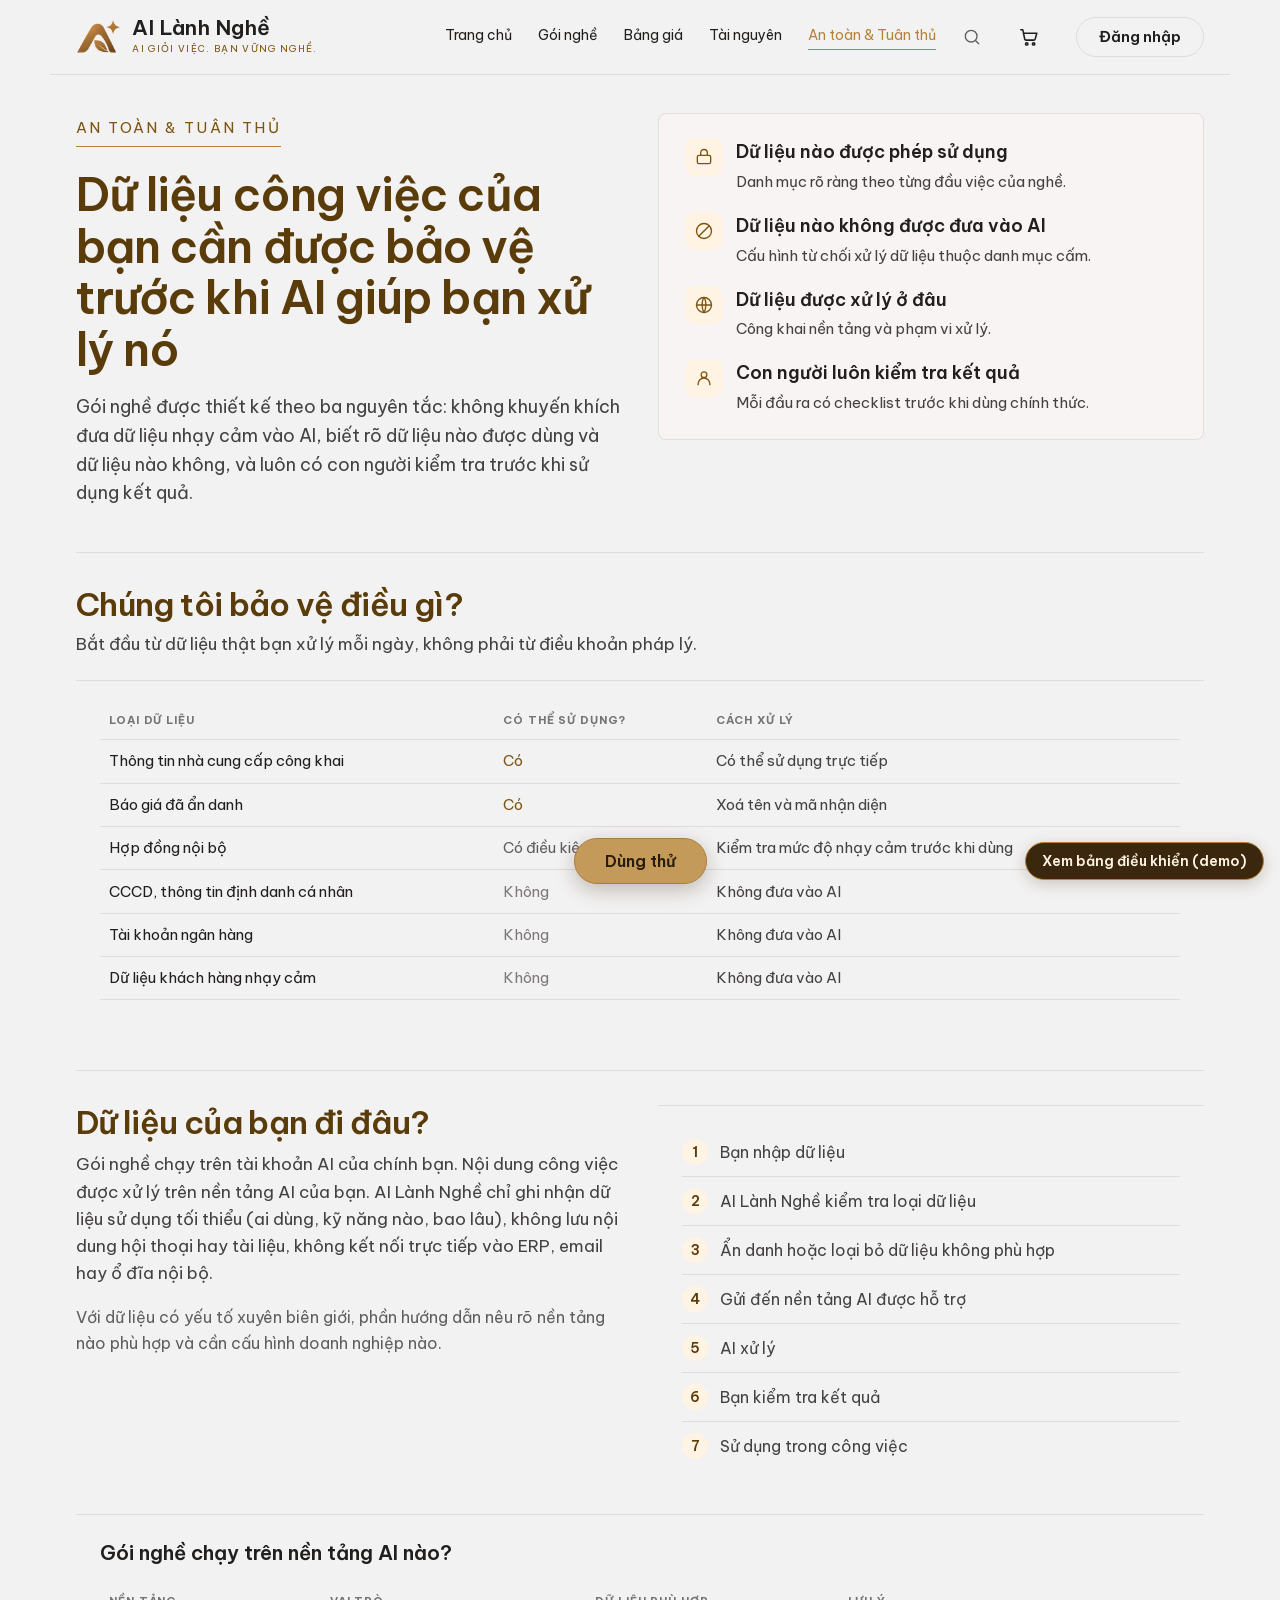
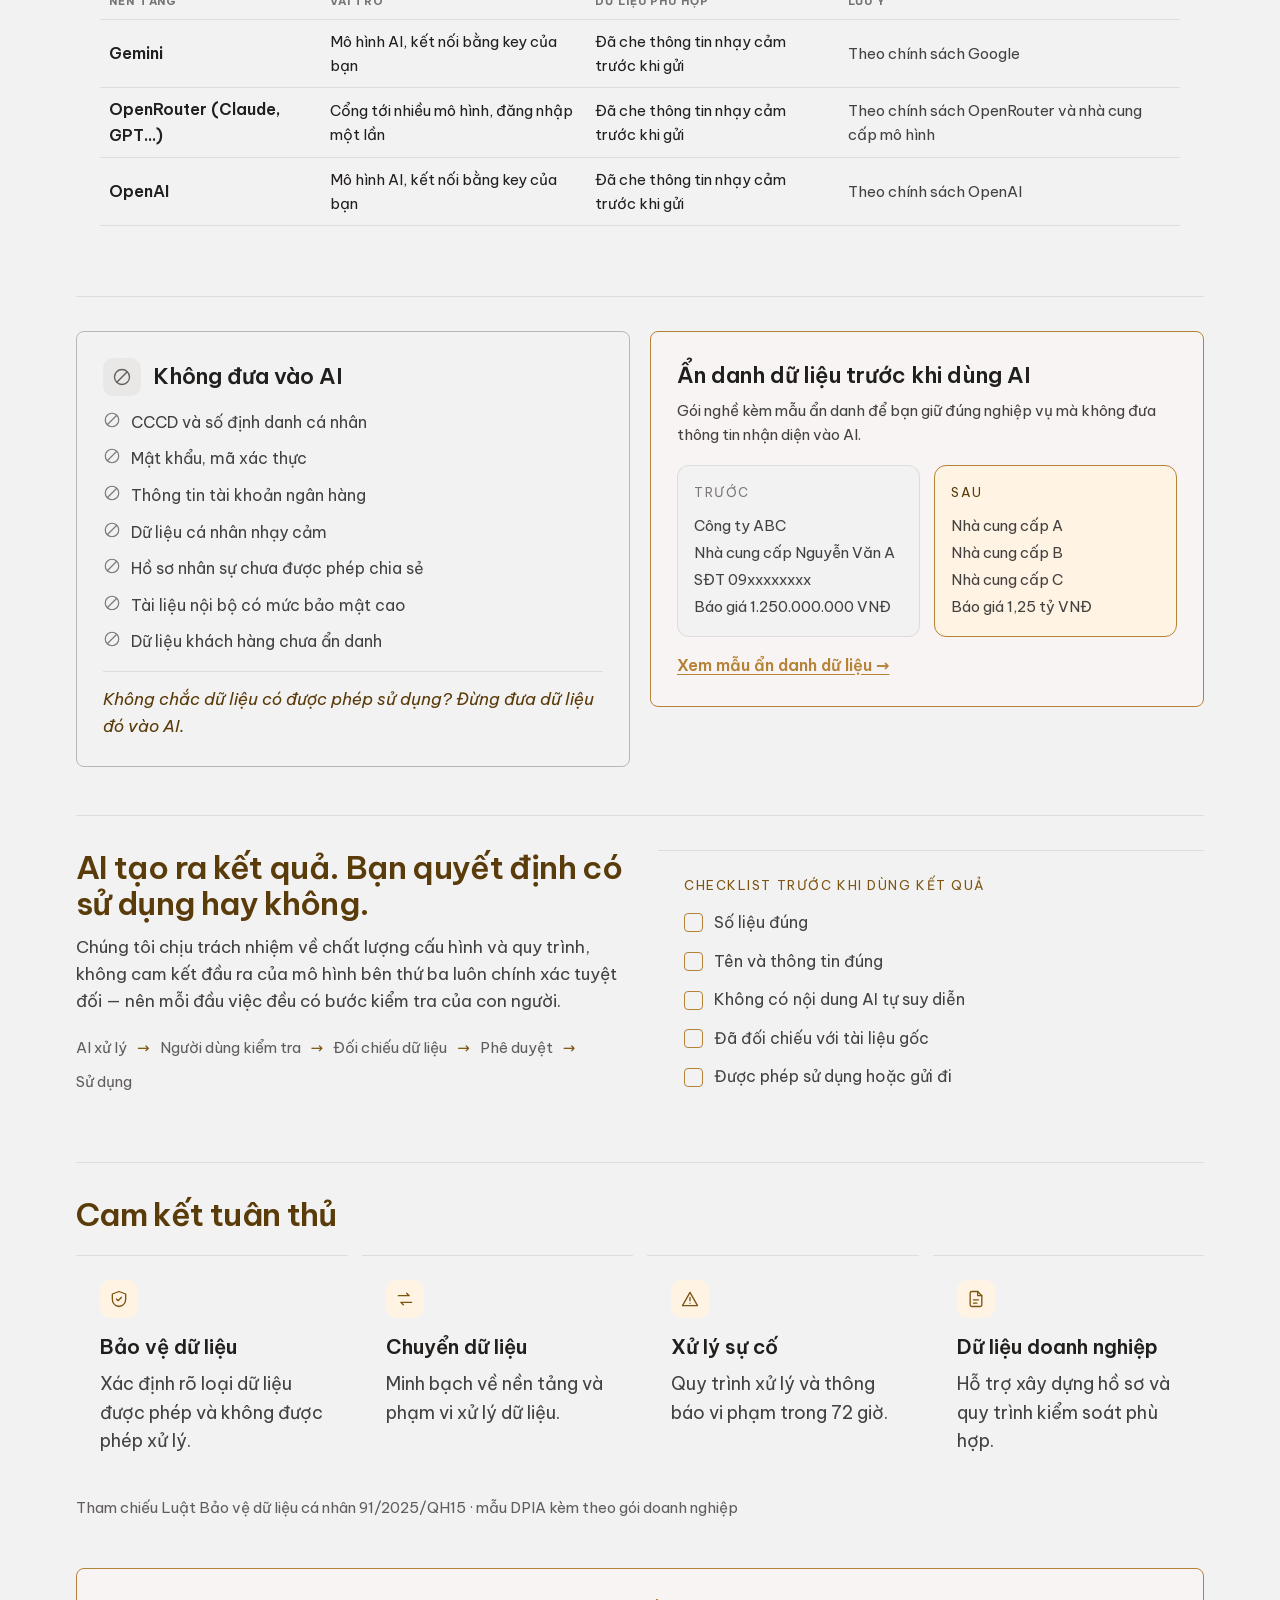
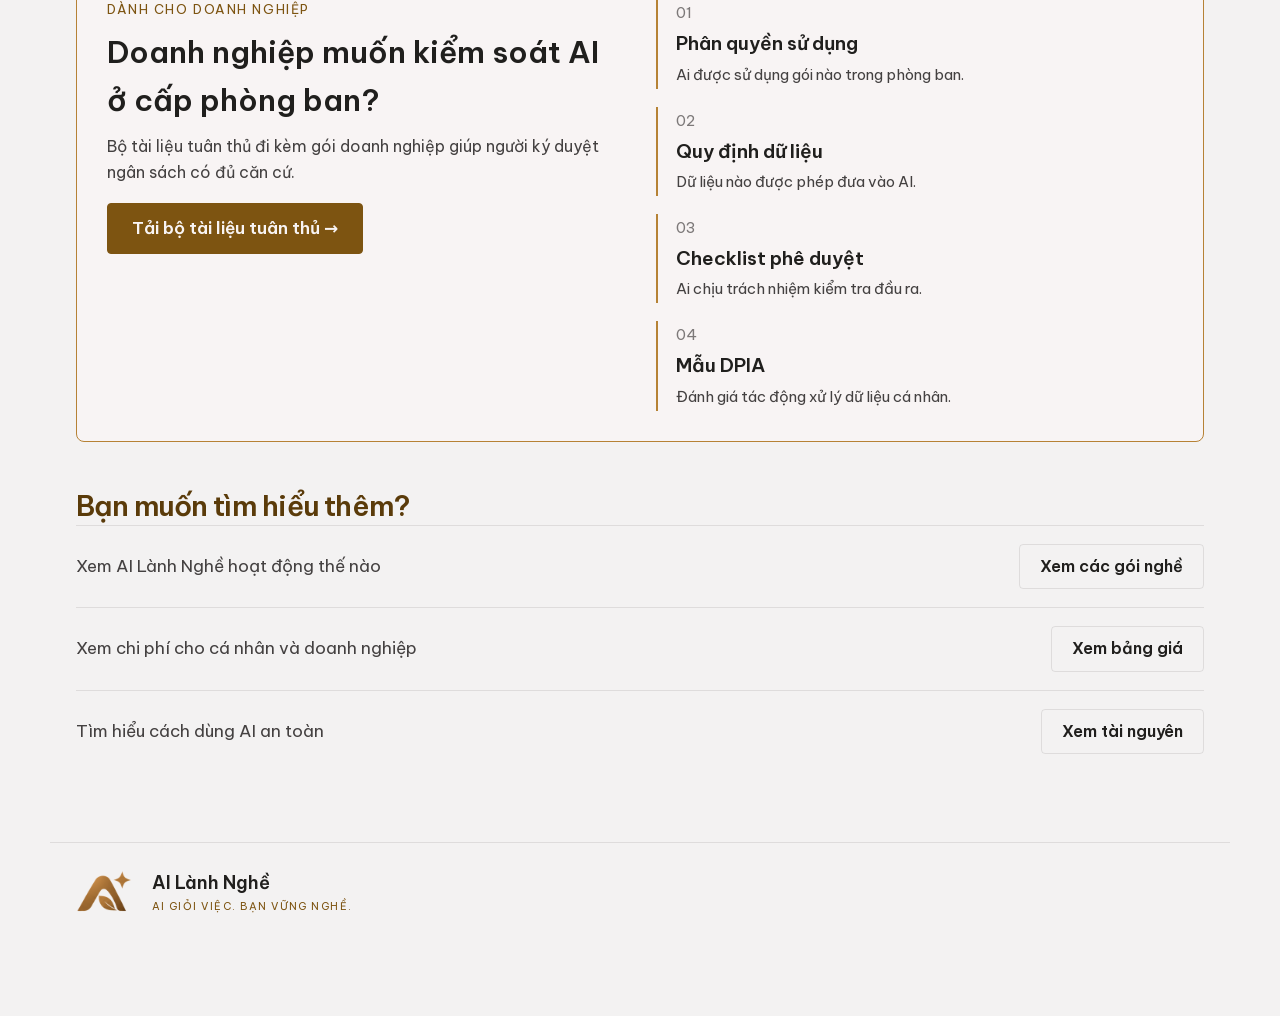
<file: an-toan.html>
<!DOCTYPE html>
<html lang="vi">
<head>
<meta charset="utf-8">
<meta name="viewport" content="width=device-width, initial-scale=1">
<title>An toàn & Tuân thủ — AI Lành Nghề</title>
<meta name="description" content="AI Lành Nghề đóng gói kỹ năng AI theo từng nghề cho người lao động có chuyên môn từ 40 tuổi trở lên. Làm việc trên web app AI Lành Nghề với tài khoản AI của bạn (OpenRouter, Gemini, OpenAI), kèm sổ tay quy trình, lớp tuân thủ Luật 91/2025/QH15 và người kèm cặp.">
<meta name="robots" content="noindex, nofollow, noarchive, nosnippet, noimageindex">
<meta name="googlebot" content="noindex, nofollow, noarchive, nosnippet">
<meta property="og:title" content="AI Lành Nghề — AI giỏi việc. Bạn vững nghề.">
<meta property="og:description" content="AI không lấy việc của bạn. Người biết dùng AI mới lấy.">
<meta property="og:type" content="website">
<link rel="icon" href="assets/img/logo.png">
<link rel="stylesheet" href="assets/css/fonts.css">
<link rel="stylesheet" href="assets/css/tokens.css">
<link rel="stylesheet" href="assets/css/site.css">
<link rel="stylesheet" href="assets/css/gio-hang.css">
</head>
<body>
<div class="sitebody">
<header class="nav" style="display: flex; align-items: center; gap: var(--space-4); flex-wrap: wrap; padding: 16px 26px; border-bottom: 1px solid var(--color-divider); position: sticky; top: 0px; z-index: 50; background: var(--color-bg);">
<div class="nav-brand" data-go="index.html" style="display: flex; align-items: center; gap: 11px;;cursor:pointer">
<img alt="Biểu tượng AI Lành Nghề" class="u44" src="assets/img/logo.png"/>
<span class="u45">
<span class="u46">AI Lành Nghề</span>
<span class="u47">AI giỏi việc. Bạn vững nghề.</span>
</span>
</div>
<div class="u48">
<a aria-current="false" class="u3" href="index.html"><span>Trang chủ</span></a>
<a aria-current="false" class="u3" href="goi-nghe.html"><span>Gói nghề</span></a>
<a aria-current="false" class="u3" href="bang-gia.html"><span>Bảng giá</span></a>
<a aria-current="false" class="u3" href="tai-nguyen.html"><span>Tài nguyên</span></a>
<a aria-current="page" class="u61" href="an-toan.html"><span>An toàn &amp; Tuân thủ</span></a>
<span class="u49"><svg class="u6" fill="none" stroke="currentColor" stroke-linecap="round" stroke-linejoin="round" stroke-width="1.6" viewbox="0 0 24 24"><circle cx="11" cy="11" r="7"></circle><path d="M20 20l-3.5-3.5"></path></svg></span>
<a aria-label="Giỏ hàng" class="nav-cart" href="gio-hang.html"><svg aria-hidden="true" fill="none" stroke="currentColor" stroke-linecap="round" stroke-linejoin="round" stroke-width="1.7" viewbox="0 0 24 24"><path d="M3 4h2.2l2.1 10.2a1.5 1.5 0 0 0 1.5 1.2h8.4a1.5 1.5 0 0 0 1.5-1.1L20.5 8H6.1"></path><circle cx="9.5" cy="19.5" r="1.3"></circle><circle cx="17" cy="19.5" r="1.3"></circle></svg><span class="nav-cart-n" data-gio-dem="" hidden="">0</span></a><button class="btn btn-secondary u50" data-go="https://ai-lanh-nghe-app.nghoangan-bt96.workers.dev/app/dang-nhap/?from=site">Đăng nhập</button>

</div>
</header>
<main style="padding: 38px 26px 20px;">
<div style="display: grid; grid-template-columns: repeat(auto-fit, minmax(320px, 1fr)); gap: 36px; align-items: start; margin-bottom: 34px;">
<div>
<div class="u20">An toàn &amp; Tuân thủ</div>
<h2 style="font-family: var(--font-heading); font-weight: 600; font-size: clamp(30px, 4.4vw, 46px); line-height: 1.12; margin: 0px 0px 18px; max-width: 16em; color: var(--color-accent-800);">Dữ liệu công việc của bạn cần được bảo vệ trước khi AI giúp bạn xử lý nó</h2>
<p class="u213">Gói nghề được thiết kế theo ba nguyên tắc: không khuyến khích đưa dữ liệu nhạy cảm vào AI, biết rõ dữ liệu nào được dùng và dữ liệu nào không, và luôn có con người kiểm tra trước khi sử dụng kết quả.</p>
</div>
<div style="border: 1px solid var(--color-divider); border-radius: 8px; padding: 24px 26px; background: var(--color-neutral-100); display: grid; gap: 18px;">
<div class="u80">
<span class="u92"><svg class="u6" fill="none" stroke="currentColor" stroke-linecap="round" stroke-linejoin="round" stroke-width="1.6" viewbox="0 0 24 24"><rect height="10" rx="2" width="16" x="4" y="10"></rect><path d="M8 10V7a4 4 0 0 1 8 0v3"></path></svg></span>
<div><div class="u189">Dữ liệu nào được phép sử dụng</div><div class="u4">Danh mục rõ ràng theo từng đầu việc của nghề.</div></div>
</div>
<div class="u80">
<span class="u92"><svg class="u6" fill="none" stroke="currentColor" stroke-linecap="round" stroke-linejoin="round" stroke-width="1.6" viewbox="0 0 24 24"><circle cx="12" cy="12" r="9"></circle><path d="M6 18L18 6"></path></svg></span>
<div><div class="u189">Dữ liệu nào không được đưa vào AI</div><div class="u4">Cấu hình từ chối xử lý dữ liệu thuộc danh mục cấm.</div></div>
</div>
<div class="u80">
<span class="u92"><svg class="u6" fill="none" stroke="currentColor" stroke-linecap="round" stroke-linejoin="round" stroke-width="1.6" viewbox="0 0 24 24"><circle cx="12" cy="12" r="9"></circle><path d="M3 12h18M12 3c3 3.5 3 14 0 18-3-4-3-14.5 0-18z"></path></svg></span>
<div><div class="u189">Dữ liệu được xử lý ở đâu</div><div class="u4">Công khai nền tảng và phạm vi xử lý.</div></div>
</div>
<div class="u80">
<span class="u92"><svg class="u6" fill="none" stroke="currentColor" stroke-linecap="round" stroke-linejoin="round" stroke-width="1.6" viewbox="0 0 24 24"><circle cx="12" cy="8" r="3.4"></circle><path d="M5 20v-1a7 7 0 0 1 14 0v1"></path></svg></span>
<div><div class="u189">Con người luôn kiểm tra kết quả</div><div class="u4">Mỗi đầu ra có checklist trước khi dùng chính thức.</div></div>
</div>
</div>
</div>
<div style="border-top: 1px solid var(--color-divider); margin-top: 44px; padding-top: 34px;">
<h3 style="font-family: var(--font-heading); font-weight: 600; font-size: clamp(24px, 3.2vw, 32px); margin: 0px 0px 8px; color: var(--color-accent-800);">Chúng tôi bảo vệ điều gì?</h3>
<p style="max-width: 44em; font-size: 17px; color: var(--color-neutral-800); margin: 0px 0px 22px;">Bắt đầu từ dữ liệu thật bạn xử lý mỗi ngày, không phải từ điều khoản pháp lý.</p>
<div style="border-top: 1px solid var(--color-hair); border-radius: 0px; padding: 22px 24px;">
<table class="table u90">
<thead><tr><th class="u12">Loại dữ liệu</th><th class="u12">Có thể sử dụng?</th><th class="u12">Cách xử lý</th></tr></thead>
<tbody>
<tr><td class="u8">Thông tin nhà cung cấp công khai</td><td style="font-size: 15px; white-space: nowrap; color: var(--color-accent-700);">Có</td><td class="u4">Có thể sử dụng trực tiếp</td></tr>
<tr><td class="u8">Báo giá đã ẩn danh</td><td style="font-size: 15px; white-space: nowrap; color: var(--color-accent-700);">Có</td><td class="u4">Xoá tên và mã nhận diện</td></tr>
<tr><td class="u8">Hợp đồng nội bộ</td><td style="font-size: 15px; white-space: nowrap; color: var(--color-neutral-700);">Có điều kiện</td><td class="u4">Kiểm tra mức độ nhạy cảm trước khi dùng</td></tr>
<tr><td class="u8">CCCD, thông tin định danh cá nhân</td><td class="u274">Không</td><td class="u4">Không đưa vào AI</td></tr>
<tr><td class="u8">Tài khoản ngân hàng</td><td class="u274">Không</td><td class="u4">Không đưa vào AI</td></tr>
<tr><td class="u8">Dữ liệu khách hàng nhạy cảm</td><td class="u274">Không</td><td class="u4">Không đưa vào AI</td></tr>
</tbody>
</table>
</div>
</div>
<div style="border-top: 1px solid var(--color-divider); margin-top: 48px; padding-top: 34px; display: grid; grid-template-columns: repeat(auto-fit, minmax(300px, 1fr)); gap: 36px; align-items: start;">
<div>
<h3 class="u116">Dữ liệu của bạn đi đâu?</h3>
<p style="max-width: 34em; font-size: 17px; color: var(--color-neutral-800); margin: 0px 0px 18px;">Gói nghề chạy trên tài khoản AI của chính bạn. Nội dung công việc được xử lý trên nền tảng AI của bạn. AI Lành Nghề chỉ ghi nhận dữ liệu sử dụng tối thiểu (ai dùng, kỹ năng nào, bao lâu), không lưu nội dung hội thoại hay tài liệu, không kết nối trực tiếp vào ERP, email hay ổ đĩa nội bộ.</p>
<p style="max-width: 34em; font-size: 16px; color: var(--color-neutral-700); margin: 0px;">Với dữ liệu có yếu tố xuyên biên giới, phần hướng dẫn nêu rõ nền tảng nào phù hợp và cần cấu hình doanh nghiệp nào.</p>
</div>
<div style="border-top: 1px solid var(--color-hair); border-radius: 0px; padding: 22px 24px;">
<div style="display: flex; gap: 12px; align-items: center; padding: 11px 0px; border-top: 0px;">
<span class="u15">1</span>
<span class="u5">Bạn nhập dữ liệu</span>
</div>
<div class="u67">
<span class="u15">2</span>
<span class="u5">AI Lành Nghề kiểm tra loại dữ liệu</span>
</div>
<div class="u67">
<span class="u15">3</span>
<span class="u5">Ẩn danh hoặc loại bỏ dữ liệu không phù hợp</span>
</div>
<div class="u67">
<span class="u15">4</span>
<span class="u5">Gửi đến nền tảng AI được hỗ trợ</span>
</div>
<div class="u67">
<span class="u15">5</span>
<span class="u5">AI xử lý</span>
</div>
<div class="u67">
<span class="u15">6</span>
<span class="u5">Bạn kiểm tra kết quả</span>
</div>
<div class="u67">
<span class="u15">7</span>
<span class="u5">Sử dụng trong công việc</span>
</div>
</div>
</div>
<div style="margin-top: 22px; border-top: 1px solid var(--color-hair); border-radius: 0px; padding: 22px 24px;">
<div style="font-family: var(--font-heading); font-weight: 600; font-size: 20px; margin-bottom: 14px;">Gói nghề chạy trên nền tảng AI nào?</div>
<table class="table u90">
<thead><tr><th class="u12">Nền tảng</th><th class="u12">Vai trò</th><th class="u12">Dữ liệu phù hợp</th><th class="u12">Lưu ý</th></tr></thead>
<tbody>
<tr><td class="u62">Gemini</td><td class="u8">Mô hình AI, kết nối bằng key của bạn</td><td class="u8">Đã che thông tin nhạy cảm trước khi gửi</td><td class="u4">Theo chính sách Google</td></tr>
<tr><td class="u62">OpenRouter (Claude, GPT…)</td><td class="u8">Cổng tới nhiều mô hình, đăng nhập một lần</td><td class="u8">Đã che thông tin nhạy cảm trước khi gửi</td><td class="u4">Theo chính sách OpenRouter và nhà cung cấp mô hình</td></tr>
<tr><td class="u62">OpenAI</td><td class="u8">Mô hình AI, kết nối bằng key của bạn</td><td class="u8">Đã che thông tin nhạy cảm trước khi gửi</td><td class="u4">Theo chính sách OpenAI</td></tr>
</tbody>
</table>
</div>
<div style="border-top: 1px solid var(--color-divider); margin-top: 48px; padding-top: 34px; display: grid; grid-template-columns: repeat(auto-fit, minmax(300px, 1fr)); gap: 20px; align-items: start;">
<div style="border: 1px solid var(--color-neutral-400); border-radius: 8px; padding: 26px;">
<div style="display: flex; gap: 12px; align-items: center; margin-bottom: 14px;">
<span style="width: 38px; height: 38px; flex: 0 0 auto; border-radius: 10px; background: var(--color-neutral-200); color: var(--color-neutral-700); display: grid; place-items: center;"><svg class="u6" fill="none" stroke="currentColor" stroke-linecap="round" stroke-linejoin="round" stroke-width="1.6" viewbox="0 0 24 24"><circle cx="12" cy="12" r="9"></circle><path d="M6 18L18 6"></path></svg></span>
<div class="u28">Không đưa vào AI</div>
</div>
<ul style="list-style: none; margin: 0px; padding: 0px; display: grid; gap: 11px; font-size: 16px; color: var(--color-neutral-800);">
<li class="u1"><span class="u93"><svg class="u11" fill="none" stroke="currentColor" stroke-linecap="round" stroke-linejoin="round" stroke-width="1.6" viewbox="0 0 24 24"><circle cx="12" cy="12" r="9"></circle><path d="M6 18L18 6"></path></svg></span><span>CCCD và số định danh cá nhân</span></li>
<li class="u1"><span class="u93"><svg class="u11" fill="none" stroke="currentColor" stroke-linecap="round" stroke-linejoin="round" stroke-width="1.6" viewbox="0 0 24 24"><circle cx="12" cy="12" r="9"></circle><path d="M6 18L18 6"></path></svg></span><span>Mật khẩu, mã xác thực</span></li>
<li class="u1"><span class="u93"><svg class="u11" fill="none" stroke="currentColor" stroke-linecap="round" stroke-linejoin="round" stroke-width="1.6" viewbox="0 0 24 24"><circle cx="12" cy="12" r="9"></circle><path d="M6 18L18 6"></path></svg></span><span>Thông tin tài khoản ngân hàng</span></li>
<li class="u1"><span class="u93"><svg class="u11" fill="none" stroke="currentColor" stroke-linecap="round" stroke-linejoin="round" stroke-width="1.6" viewbox="0 0 24 24"><circle cx="12" cy="12" r="9"></circle><path d="M6 18L18 6"></path></svg></span><span>Dữ liệu cá nhân nhạy cảm</span></li>
<li class="u1"><span class="u93"><svg class="u11" fill="none" stroke="currentColor" stroke-linecap="round" stroke-linejoin="round" stroke-width="1.6" viewbox="0 0 24 24"><circle cx="12" cy="12" r="9"></circle><path d="M6 18L18 6"></path></svg></span><span>Hồ sơ nhân sự chưa được phép chia sẻ</span></li>
<li class="u1"><span class="u93"><svg class="u11" fill="none" stroke="currentColor" stroke-linecap="round" stroke-linejoin="round" stroke-width="1.6" viewbox="0 0 24 24"><circle cx="12" cy="12" r="9"></circle><path d="M6 18L18 6"></path></svg></span><span>Tài liệu nội bộ có mức bảo mật cao</span></li>
<li class="u1"><span class="u93"><svg class="u11" fill="none" stroke="currentColor" stroke-linecap="round" stroke-linejoin="round" stroke-width="1.6" viewbox="0 0 24 24"><circle cx="12" cy="12" r="9"></circle><path d="M6 18L18 6"></path></svg></span><span>Dữ liệu khách hàng chưa ẩn danh</span></li>
</ul>
<div style="margin-top: 16px; border-top: 1px solid var(--color-divider); padding-top: 14px; font-family: var(--font-heading); font-style: italic; font-size: 17px; color: var(--color-accent-800);">Không chắc dữ liệu có được phép sử dụng? Đừng đưa dữ liệu đó vào AI.</div>
</div>
<div style="background: var(--color-neutral-100); border: 1px solid var(--color-accent); border-radius: 8px; padding: 26px;">
<div style="font-family: var(--font-heading); font-weight: 600; font-size: 22px; margin-bottom: 6px;">Ẩn danh dữ liệu trước khi dùng AI</div>
<p style="font-size: 15px; color: var(--color-neutral-800); margin: 0px 0px 18px;">Gói nghề kèm mẫu ẩn danh để bạn giữ đúng nghiệp vụ mà không đưa thông tin nhận diện vào AI.</p>
<div style="display: grid; grid-template-columns: repeat(2, minmax(0px, 1fr)); gap: 14px;">
<div style="border: 1px solid var(--color-divider); border-radius: 12px; padding: 16px; background: var(--color-bg);">
<div style="font-size: 13px; letter-spacing: 0.12em; text-transform: uppercase; color: var(--color-neutral-600); font-family: var(--font-heading); margin-bottom: 9px;">Trước</div>
<div style="font-size: 15px; color: var(--color-neutral-800); line-height: 1.8;">Công ty ABC<br/>Nhà cung cấp Nguyễn Văn A<br/>SĐT 09xxxxxxxx<br/>Báo giá 1.250.000.000 VNĐ</div>
</div>
<div style="border: 1px solid var(--color-accent); border-radius: 12px; padding: 16px; background: var(--color-accent-100);">
<div style="font-size: 13px; letter-spacing: 0.12em; text-transform: uppercase; color: var(--color-accent-800); font-family: var(--font-heading); margin-bottom: 9px;">Sau</div>
<div style="font-size: 15px; color: var(--color-neutral-800); line-height: 1.8;">Nhà cung cấp A<br/>Nhà cung cấp B<br/>Nhà cung cấp C<br/>Báo giá 1,25 tỷ VNĐ</div>
</div>
</div>
<a href="an-toan.html" style="font-family: var(--font-heading); font-weight: 600; font-size: 16px; display: inline-block; margin-top: 16px;">Xem mẫu ẩn danh dữ liệu →</a>
</div>
</div>
<div style="border-top: 1px solid var(--color-divider); margin-top: 48px; padding-top: 34px; display: grid; grid-template-columns: repeat(auto-fit, minmax(300px, 1fr)); gap: 36px; align-items: start;">
<div>
<h3 style="font-family: var(--font-heading); font-weight: 600; font-size: clamp(24px, 3.2vw, 32px); margin: 0px 0px 12px; color: var(--color-accent-800);">AI tạo ra kết quả. Bạn quyết định có sử dụng hay không.</h3>
<p style="max-width: 34em; font-size: 17px; color: var(--color-neutral-800); margin: 0px;">Chúng tôi chịu trách nhiệm về chất lượng cấu hình và quy trình, không cam kết đầu ra của mô hình bên thứ ba luôn chính xác tuyệt đối — nên mỗi đầu việc đều có bước kiểm tra của con người.</p>
<div style="display: flex; gap: 10px; flex-wrap: wrap; margin-top: 20px; font-size: 15px; color: var(--color-neutral-700);">
<span>AI xử lý</span><span class="u25">→</span><span>Người dùng kiểm tra</span><span class="u25">→</span><span>Đối chiếu dữ liệu</span><span class="u25">→</span><span>Phê duyệt</span><span class="u25">→</span><span>Sử dụng</span>
</div>
</div>
<div style="border-top: 1px solid var(--color-hair); border-radius: 0px; padding: 24px 26px;">
<div class="u249">Checklist trước khi dùng kết quả</div>
<ul class="u91">
<li class="u65"><span class="u66"></span><span>Số liệu đúng</span></li>
<li class="u65"><span class="u66"></span><span>Tên và thông tin đúng</span></li>
<li class="u65"><span class="u66"></span><span>Không có nội dung AI tự suy diễn</span></li>
<li class="u65"><span class="u66"></span><span>Đã đối chiếu với tài liệu gốc</span></li>
<li class="u65"><span class="u66"></span><span>Được phép sử dụng hoặc gửi đi</span></li>
</ul>
</div>
</div>
<div style="border-top: 1px solid var(--color-divider); margin-top: 48px; padding-top: 34px;">
<h3 style="font-family: var(--font-heading); font-weight: 600; font-size: clamp(24px, 3.2vw, 32px); margin: 0px 0px 22px; color: var(--color-accent-800);">Cam kết tuân thủ</h3>
<div style="display: grid; grid-template-columns: repeat(auto-fit, minmax(175px, 1fr)); gap: 14px; align-items: stretch;">
<div class="u71">
<span class="u190"><svg class="u6" fill="none" stroke="currentColor" stroke-linecap="round" stroke-linejoin="round" stroke-width="1.6" viewbox="0 0 24 24"><path d="M12 3l8 3v6c0 5-3.4 8.2-8 9-4.6-.8-8-4-8-9V6l8-3z"></path><path d="M9 12l2 2 4-4"></path></svg></span>
<div class="u191">Bảo vệ dữ liệu</div>
<p class="u23">Xác định rõ loại dữ liệu được phép và không được phép xử lý.</p>
</div>
<div class="u71">
<span class="u190"><svg class="u6" fill="none" stroke="currentColor" stroke-linecap="round" stroke-linejoin="round" stroke-width="1.6" viewbox="0 0 24 24"><path d="M4 8h13l-3-3M20 16H7l3 3"></path></svg></span>
<div class="u191">Chuyển dữ liệu</div>
<p class="u23">Minh bạch về nền tảng và phạm vi xử lý dữ liệu.</p>
</div>
<div class="u71">
<span class="u190"><svg class="u6" fill="none" stroke="currentColor" stroke-linecap="round" stroke-linejoin="round" stroke-width="1.6" viewbox="0 0 24 24"><path d="M12 4l9 16H3z"></path><path d="M12 10v4M12 17h.01"></path></svg></span>
<div class="u191">Xử lý sự cố</div>
<p class="u23">Quy trình xử lý và thông báo vi phạm trong 72 giờ.</p>
</div>
<div class="u71">
<span class="u190"><svg class="u6" fill="none" stroke="currentColor" stroke-linecap="round" stroke-linejoin="round" stroke-width="1.6" viewbox="0 0 24 24"><path d="M14 3H7a2 2 0 0 0-2 2v14a2 2 0 0 0 2 2h10a2 2 0 0 0 2-2V8z"></path><path d="M14 3v5h5M9 13h6M9 17h4"></path></svg></span>
<div class="u191">Dữ liệu doanh nghiệp</div>
<p class="u23">Hỗ trợ xây dựng hồ sơ và quy trình kiểm soát phù hợp.</p>
</div>
</div>
<div style="font-size: 15px; color: var(--color-neutral-700); margin-top: 16px;">Tham chiếu Luật Bảo vệ dữ liệu cá nhân 91/2025/QH15 · mẫu DPIA kèm theo gói doanh nghiệp</div>
</div>
<div style="margin-top: 48px; background: var(--color-neutral-100); border: 1px solid var(--color-accent); border-radius: 8px; padding: 30px; display: grid; grid-template-columns: repeat(auto-fit, minmax(290px, 1fr)); gap: 32px; align-items: start;">
<div>
<div class="u252">Dành cho doanh nghiệp</div>
<div style="font-family: var(--font-heading); font-weight: 600; font-size: clamp(23px, 3vw, 30px); margin-bottom: 10px;">Doanh nghiệp muốn kiểm soát AI ở cấp phòng ban?</div>
<p style="font-size: 16px; color: var(--color-neutral-800); margin: 0px 0px 18px; max-width: 34em;">Bộ tài liệu tuân thủ đi kèm gói doanh nghiệp giúp người ký duyệt ngân sách có đủ căn cứ.</p>
<button class="btn btn-primary u174">Tải bộ tài liệu tuân thủ →</button>
</div>
<div style="display: grid; gap: 18px;">
<div class="u192">
<div class="u36">01</div>
<div class="u193">Phân quyền sử dụng</div>
<div class="u4">Ai được sử dụng gói nào trong phòng ban.</div>
</div>
<div class="u192">
<div class="u36">02</div>
<div class="u193">Quy định dữ liệu</div>
<div class="u4">Dữ liệu nào được phép đưa vào AI.</div>
</div>
<div class="u192">
<div class="u36">03</div>
<div class="u193">Checklist phê duyệt</div>
<div class="u4">Ai chịu trách nhiệm kiểm tra đầu ra.</div>
</div>
<div class="u192">
<div class="u36">04</div>
<div class="u193">Mẫu DPIA</div>
<div class="u4">Đánh giá tác động xử lý dữ liệu cá nhân.</div>
</div>
</div>
</div>
<div style="margin-top: 48px;">
<h3 style="font-family: var(--font-heading); font-weight: 600; font-size: clamp(22px, 3vw, 28px); margin: 0px 0px 4px; color: var(--color-accent-800);">Bạn muốn tìm hiểu thêm?</h3>
<div class="u275">
<div class="u81">Xem AI Lành Nghề hoạt động thế nào</div>
<button class="btn btn-secondary u276">Xem các gói nghề</button>
</div>
<div class="u275">
<div class="u81">Xem chi phí cho cá nhân và doanh nghiệp</div>
<button class="btn btn-secondary u276" data-go="bang-gia.html">Xem bảng giá</button>
</div>
<div class="u275">
<div class="u81">Tìm hiểu cách dùng AI an toàn</div>
<button class="btn btn-secondary u276">Xem tài nguyên</button>
</div>
</div>
</main>
<footer style="margin-top: 50px; border-top: 1px solid var(--color-divider); padding: 26px; display: flex; gap: 20px; align-items: center; flex-wrap: wrap;">
<img alt="AI Lành Nghề" class="u54" src="assets/img/logo.png"/>
<div class="u55">
<div class="u31">AI Lành Nghề</div>
<div class="u56">AI giỏi việc. Bạn vững nghề.</div>
</div>

</footer>
</div>
<div class="float-bar"><a class="float-trial" href="https://ai-lanh-nghe-app.nghoangan-bt96.workers.dev/app/dang-nhap/?from=site">Dùng thử</a><a id="modeswitch" href="https://ai-lanh-nghe-app.nghoangan-bt96.workers.dev/app/dang-nhap/?from=site&demo=doanh-nghiep&next=%2Fapp%2Fbang-dieu-khien%2F">Xem bảng điều khiển (demo)</a></div>
<script src="assets/js/site.js"></script>
<script src="assets/js/tinh-tien.js"></script>
<script src="assets/js/gio-hang.js"></script>
</body>
</html>
</file>
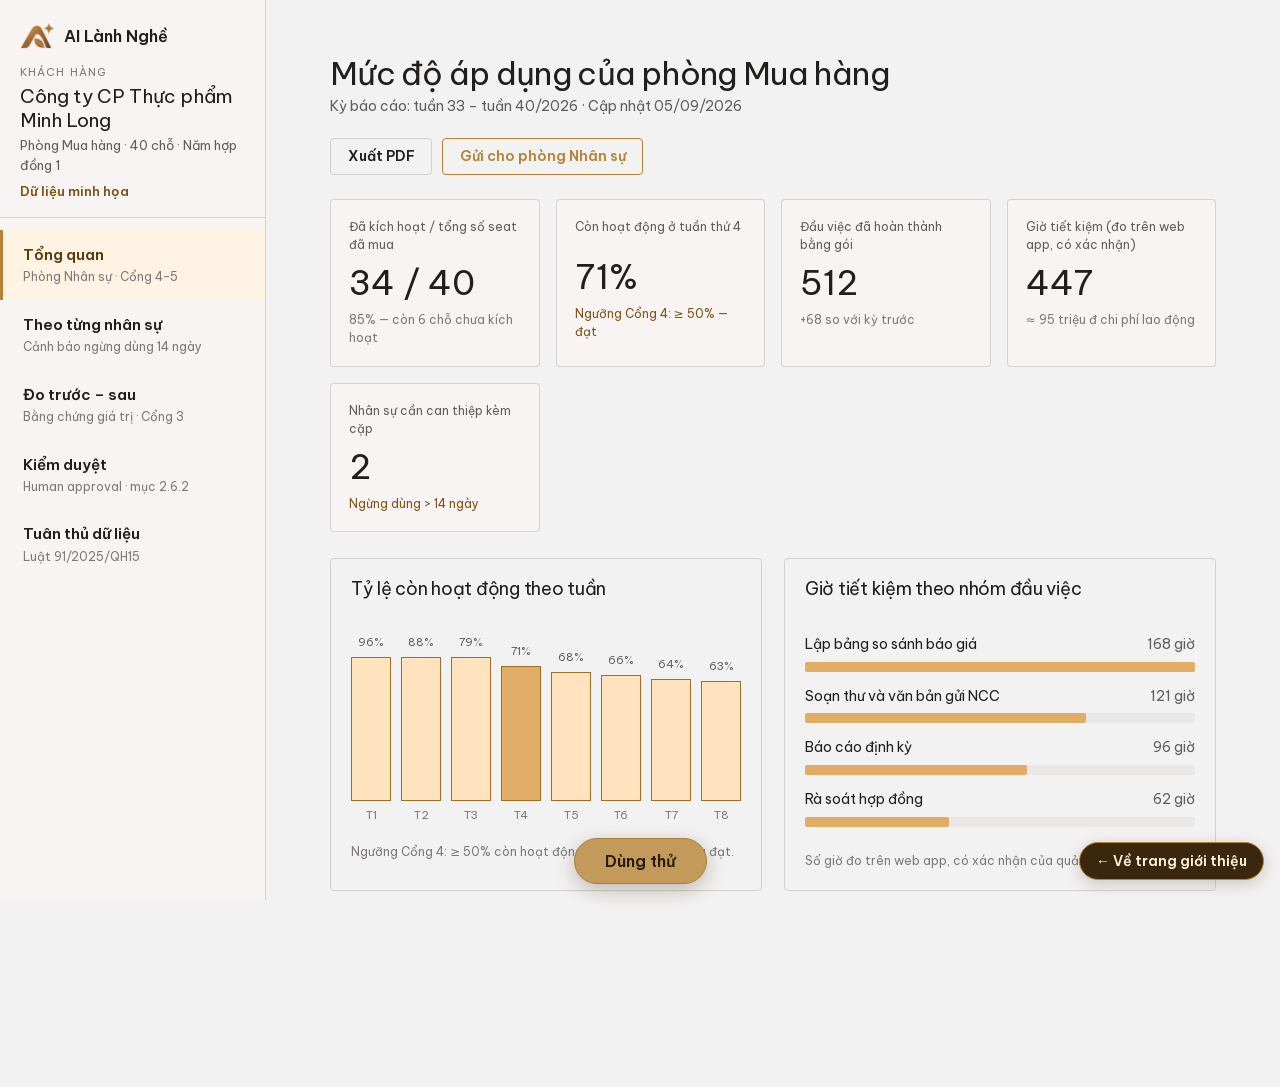
<file: bang-dieu-khien.html>
<!DOCTYPE html>
<html lang="vi">
<head>
<meta charset="utf-8">
<meta name="viewport" content="width=device-width, initial-scale=1">
<title>Bảng điều khiển — AI Lành Nghề</title>
<meta name="description" content="AI Lành Nghề đóng gói kỹ năng AI theo từng nghề cho người lao động có chuyên môn từ 40 tuổi trở lên. Làm việc trên web app AI Lành Nghề với tài khoản AI của bạn (OpenRouter, Gemini, OpenAI), kèm sổ tay quy trình, lớp tuân thủ Luật 91/2025/QH15 và người kèm cặp.">
<meta name="robots" content="noindex, nofollow, noarchive, nosnippet, noimageindex">
<meta name="googlebot" content="noindex, nofollow, noarchive, nosnippet">
<meta property="og:title" content="AI Lành Nghề — AI giỏi việc. Bạn vững nghề.">
<meta property="og:description" content="AI không lấy việc của bạn. Người biết dùng AI mới lấy.">
<meta property="og:type" content="website">
<link rel="icon" href="assets/img/logo.png">
<link rel="stylesheet" href="assets/css/fonts.css">
<link rel="stylesheet" href="assets/css/tokens.css">
<link rel="stylesheet" href="assets/css/site.css">
</head>
<body>
<div class="dashboard">
<aside data-dash-nav>
<div class="u138" data-go="index.html" style="cursor:pointer">
<img alt="AI Lành Nghề" class="u139" src="assets/img/logo.png"/>
<span class="u62">AI Lành Nghề</span>
</div>
<div class="u140">
<div class="u141">Khách hàng</div>
<div class="u142">Công ty CP Thực phẩm Minh Long</div>
<div class="u143">Phòng Mua hàng · 40 chỗ · Năm hợp đồng 1</div>
<div class="u143" style="margin-top: 6px; font-weight: 600; color: var(--color-accent-700);">Dữ liệu minh họa</div>
</div>
<hr class="hr u144"/>
<button class="u145" data-screen="overview">
<span>Tổng quan</span>
<span class="u14"><span>Phòng Nhân sự · Cổng 4–5</span></span>
</button>
<button class="u22" data-screen="staff">
<span>Theo từng nhân sự</span>
<span class="u14"><span>Cảnh báo ngừng dùng 14 ngày</span></span>
</button>
<button class="u22" data-screen="prepost">
<span>Đo trước – sau</span>
<span class="u14"><span>Bằng chứng giá trị · Cổng 3</span></span>
</button>
<button class="u22" data-screen="review">
<span>Kiểm duyệt</span>
<span class="u14"><span>Human approval · mục 2.6.2</span></span>
</button>
<button class="u22" data-screen="legal">
<span>Tuân thủ dữ liệu</span>
<span class="u14"><span>Luật 91/2025/QH15</span></span>
</button>

</aside>
<main data-dash-main>
<section data-panel="overview" style="flex: 1 1 0%; min-width: 0px; padding: 28px 32px 60px;">
<div>
<div class="u284">
<div>
<h2 class="u147">Mức độ áp dụng của phòng Mua hàng</h2>
<div class="u82">Kỳ báo cáo: tuần 33 – tuần 40/2026 · Cập nhật 05/09/2026</div>
</div>
<div class="u69"><button class="btn btn-secondary">Xuất PDF</button><button class="btn btn-primary">Gửi cho phòng Nhân sự</button></div>
</div>
<div style="display: grid; grid-template-columns: repeat(auto-fit, minmax(190px, 1fr)); gap: 16px; margin-top: 24px;">
<div class="card u76">
<div class="u77"><span>Đã kích hoạt / tổng số seat đã mua</span></div>
<div class="u148"><span>34 / 40</span></div>
<div class="u35"><span>85% — còn 6 chỗ chưa kích hoạt</span></div>
</div>
<div class="card u76">
<div class="u77"><span>Còn hoạt động ở tuần thứ 4</span></div>
<div class="u148"><span>71%</span></div>
<div style="font-size: 12px; color: var(--color-accent-700);"><span>Ngưỡng Cổng 4: ≥ 50% — đạt</span></div>
</div>
<div class="card u76">
<div class="u77"><span>Đầu việc đã hoàn thành bằng gói</span></div>
<div class="u148"><span>512</span></div>
<div class="u35"><span>+68 so với kỳ trước</span></div>
</div>
<div class="card u76">
<div class="u77"><span>Giờ tiết kiệm (đo trên web app, có xác nhận)</span></div>
<div class="u148"><span>447</span></div>
<div class="u35"><span>≈ 95 triệu đ chi phí lao động</span></div>
</div>
<div class="card u76">
<div class="u77"><span>Nhân sự cần can thiệp kèm cặp</span></div>
<div class="u148"><span>2</span></div>
<div style="font-size: 12px; color: var(--color-accent-700);"><span>Ngừng dùng &gt; 14 ngày</span></div>
</div>
</div>
<div style="display: grid; grid-template-columns: repeat(auto-fit, minmax(320px, 1fr)); gap: 22px; margin-top: 26px;">
<div class="card u199">
<h4 class="u285">Tỷ lệ còn hoạt động theo tuần</h4>
<div style="display: flex; align-items: flex-end; gap: 10px; height: 190px; margin-top: 16px;">
<div class="u83">
<div class="u84"><span>96</span>%</div>
<div style="width: 100%; background: var(--color-accent-200); border: 1px solid var(--color-accent-600); height: 96%;"></div>
<div class="u85"><span>T1</span></div>
</div>
<div class="u83">
<div class="u84"><span>88</span>%</div>
<div style="width: 100%; background: var(--color-accent-200); border: 1px solid var(--color-accent-600); height: 88%;"></div>
<div class="u85"><span>T2</span></div>
</div>
<div class="u83">
<div class="u84"><span>79</span>%</div>
<div style="width: 100%; background: var(--color-accent-200); border: 1px solid var(--color-accent-600); height: 79%;"></div>
<div class="u85"><span>T3</span></div>
</div>
<div class="u83">
<div class="u84"><span>71</span>%</div>
<div style="width: 100%; background: var(--color-accent-400); border: 1px solid var(--color-accent-600); height: 71%;"></div>
<div class="u85"><span>T4</span></div>
</div>
<div class="u83">
<div class="u84"><span>68</span>%</div>
<div style="width: 100%; background: var(--color-accent-200); border: 1px solid var(--color-accent-600); height: 68%;"></div>
<div class="u85"><span>T5</span></div>
</div>
<div class="u83">
<div class="u84"><span>66</span>%</div>
<div style="width: 100%; background: var(--color-accent-200); border: 1px solid var(--color-accent-600); height: 66%;"></div>
<div class="u85"><span>T6</span></div>
</div>
<div class="u83">
<div class="u84"><span>64</span>%</div>
<div style="width: 100%; background: var(--color-accent-200); border: 1px solid var(--color-accent-600); height: 64%;"></div>
<div class="u85"><span>T7</span></div>
</div>
<div class="u83">
<div class="u84"><span>63</span>%</div>
<div style="width: 100%; background: var(--color-accent-200); border: 1px solid var(--color-accent-600); height: 63%;"></div>
<div class="u85"><span>T8</span></div>
</div>
</div>
<div style="font-size: 12px; color: var(--color-neutral-600); margin-top: 10px;">Ngưỡng Cổng 4: ≥ 50% còn hoạt động ở tuần thứ 4 — đang đạt.</div>
</div>
<div class="card u199">
<h4 class="u285">Giờ tiết kiệm theo nhóm đầu việc</h4>
<div style="display: grid; gap: 14px; margin-top: 16px;">
<div>
<div class="u200"><span><span>Lập bảng so sánh báo giá</span></span><span class="u201"><span>168</span> giờ</span></div>
<div class="u149"><div style="height: 100%; background: var(--color-accent-400); border-radius: 2px; width: 100%;"></div></div>
</div>
<div>
<div class="u200"><span><span>Soạn thư và văn bản gửi NCC</span></span><span class="u201"><span>121</span> giờ</span></div>
<div class="u149"><div style="height: 100%; background: var(--color-accent-400); border-radius: 2px; width: 72%;"></div></div>
</div>
<div>
<div class="u200"><span><span>Báo cáo định kỳ</span></span><span class="u201"><span>96</span> giờ</span></div>
<div class="u149"><div style="height: 100%; background: var(--color-accent-400); border-radius: 2px; width: 57%;"></div></div>
</div>
<div>
<div class="u200"><span><span>Rà soát hợp đồng</span></span><span class="u201"><span>62</span> giờ</span></div>
<div class="u149"><div style="height: 100%; background: var(--color-accent-400); border-radius: 2px; width: 37%;"></div></div>
</div>
</div>
<div style="font-size: 12px; color: var(--color-neutral-600); margin-top: 16px;">Số giờ đo trên web app, có xác nhận của quản lý trực tiếp.</div>
</div>
</div>
</div>
</section>
<section data-panel="staff" hidden="" style="flex: 1 1 0%; min-width: 0px; padding: 28px 32px 60px;">
<div>
<h2 class="u147">Theo từng nhân sự</h2>
<div style="font-size: 14px; color: var(--color-neutral-700); margin-bottom: 20px;">Bấm một dòng để xem chi tiết. Cảnh báo sớm khi một nhân sự ngừng dùng quá 14 ngày.</div>
<div style="display: grid; grid-template-columns: repeat(auto-fit, minmax(360px, 1fr)); gap: 22px; align-items: start;">
<div class="card" style="padding: 0px; overflow: hidden;">
<table class="table">
<thead><tr><th>Nhân sự</th><th>Kích hoạt</th><th>Tình huống đã dùng</th><th>Dùng gần nhất</th></tr></thead>
<tbody>
<tr class="u96" data-staff="0">
<td><div class="u86"><span>Nguyễn Thị Hoa</span></div><div class="u35"><span>Chuyên viên mua hàng</span></div></td>
<td class="u7"><span>100%</span></td>
<td class="u7"><span>12</span></td>
<td><span class="tag tag-neutral u7"><span>Hôm nay</span></span></td>
</tr>
<tr class="u96" data-staff="1">
<td><div class="u86"><span>Trần Văn Khoa</span></div><div class="u35"><span>Chuyên viên mua hàng</span></div></td>
<td class="u7"><span>100%</span></td>
<td class="u7"><span>9</span></td>
<td><span class="tag tag-neutral u7"><span>2 ngày</span></span></td>
</tr>
<tr class="u96" data-staff="2">
<td><div class="u86"><span>Lê Minh Tâm</span></div><div class="u35"><span>Phó phòng Mua hàng</span></div></td>
<td class="u7"><span>100%</span></td>
<td class="u7"><span>11</span></td>
<td><span class="tag tag-neutral u7"><span>3 ngày</span></span></td>
</tr>
<tr class="u96" data-staff="3">
<td><div class="u86"><span>Phạm Thu Hà</span></div><div class="u35"><span>Chuyên viên hợp đồng</span></div></td>
<td class="u7"><span>80%</span></td>
<td class="u7"><span>7</span></td>
<td><span class="tag tag-neutral u7"><span>5 ngày</span></span></td>
</tr>
<tr data-staff="4" style="cursor: pointer; background: var(--color-accent-100);">
<td><div class="u86"><span>Đỗ Quang Vinh</span></div><div class="u35"><span>Chuyên viên mua hàng</span></div></td>
<td class="u7"><span>60%</span></td>
<td class="u7"><span>3</span></td>
<td><span class="tag tag-outline u7"><span>19 ngày</span></span></td>
</tr>
<tr class="u96" data-staff="5">
<td><div class="u86"><span>Vũ Thanh Mai</span></div><div class="u35"><span>Trợ lý mua hàng</span></div></td>
<td class="u7"><span>100%</span></td>
<td class="u7"><span>8</span></td>
<td><span class="tag tag-neutral u7"><span>1 ngày</span></span></td>
</tr>
<tr class="u96" data-staff="6">
<td><div class="u86"><span>Hoàng Đức Trí</span></div><div class="u35"><span>Chuyên viên kho vận</span></div></td>
<td class="u7"><span>40%</span></td>
<td class="u7"><span>1</span></td>
<td><span class="tag tag-outline u7"><span>23 ngày</span></span></td>
</tr>
<tr class="u96" data-staff="7">
<td><div class="u86"><span>Bùi Kim Chi</span></div><div class="u35"><span>Chuyên viên mua hàng</span></div></td>
<td class="u7"><span>100%</span></td>
<td class="u7"><span>10</span></td>
<td><span class="tag tag-neutral u7"><span>Hôm nay</span></span></td>
</tr>
</tbody>
</table>
</div>
<div class="card" style="padding: 22px; background: var(--color-neutral-100);">
<div class="card-kicker">Chi tiết nhân sự</div>
<h3 style="font-size: 24px; font-weight: 400;"><span data-sel="name">Đỗ Quang Vinh</span></h3>
<div class="u82"><span data-sel="role">Chuyên viên mua hàng</span> · <span data-sel="email">vinh.dq@minhlong.vn</span></div>
<hr class="hr" style="margin: 16px 0px;"/>
<div class="u173">
<div><div style="font-size: 12px; color: var(--color-neutral-700);">Tiến độ kích hoạt</div><div class="u149"><div data-sel-bar="" style="height: 100%; background: var(--color-accent-400); border-radius: 2px; width: 60%;"></div></div></div>
<div class="u202"><span>Tình huống nghề đã dùng</span><span class="u7"><span data-sel="used">3 / 24 tình huống</span></span></div>
<div class="u202"><span>Đầu việc hoàn thành bằng gói</span><span class="u7"><span data-sel="done">6 đầu việc</span></span></div>
<div class="u202"><span>Giờ tiết kiệm (đo trên web app)</span><span class="u7"><span data-sel="hours">4 giờ</span></span></div>
<div class="u202"><span>Dùng gần nhất</span><span class="u7"><span data-sel="last">19 ngày</span></span></div>
</div>
<div data-sel="warn" style="margin-top: 16px; padding: 14px; border: 1px solid var(--color-accent); border-radius: 4px; font-size: 14px; color: var(--color-neutral-800); background: var(--color-accent-100);"><span data-sel="warntext">Cảnh báo sớm: đã 19 ngày không dùng gói. Nên can thiệp kèm cặp ngay thay vì đợi kỳ gia hạn.</span></div>
<button class="btn btn-primary btn-block">Đặt lịch kèm cặp 45 phút</button>
</div>
</div>
</div>
</section>
<section data-panel="prepost" hidden="" style="flex: 1 1 0%; min-width: 0px; padding: 28px 32px 60px;">
<div>
<h2 class="u147">Đo trước – sau</h2>
<div style="font-size: 14px; color: var(--color-neutral-700); margin-bottom: 20px;">Ba đầu việc chuẩn của nghề Mua hàng. Sửa số phút trực tiếp trong bảng để xem biểu đồ đổi theo.</div>
<div style="display: grid; grid-template-columns: repeat(auto-fit, minmax(340px, 1fr)); gap: 22px; align-items: start;">
<div class="card u199">
<table class="table">
<thead><tr><th>Đầu việc chuẩn</th><th style="width: 96px;">Trước</th><th style="width: 96px;">Sau</th><th style="width: 80px;">Giảm</th></tr></thead>
<tbody>
<tr data-pp="0">
<td class="u12"><span>Lập bảng so sánh 3 báo giá nhà cung cấp</span></td>
<td><input class="input u7" data-pp-before="" type="number" value="210"/></td>
<td><input class="input u7" data-pp-after="" type="number" value="65"/></td>
<td class="u135" data-pp-cut=""><span>69%</span></td>
</tr>
<tr data-pp="1">
<td class="u12"><span>Soạn thư đàm phán giảm giá</span></td>
<td><input class="input u7" data-pp-before="" type="number" value="75"/></td>
<td><input class="input u7" data-pp-after="" type="number" value="22"/></td>
<td class="u135" data-pp-cut=""><span>71%</span></td>
</tr>
<tr data-pp="2">
<td class="u12"><span>Tổng hợp báo cáo mua hàng tuần</span></td>
<td><input class="input u7" data-pp-before="" type="number" value="120"/></td>
<td><input class="input u7" data-pp-after="" type="number" value="48"/></td>
<td class="u135" data-pp-cut=""><span>60%</span></td>
</tr>
</tbody>
</table>
<div style="font-size: 12px; color: var(--color-neutral-600); margin-top: 10px;">Đơn vị: phút, có bấm giờ hoặc nhật ký công việc. Dữ liệu minh họa.</div>
</div>
<div class="card u199">
<h4 class="u285">So sánh thời gian hoàn thành</h4>
<div style="display: grid; gap: 18px; margin-top: 16px;">
<div>
<div class="u286"><span>Lập bảng so sánh 3 báo giá nhà cung cấp</span></div>
<div class="u287"><span class="u109">Trước</span><div data-bar="0-before" style="height: 16px; background: var(--color-neutral-300); width: 100%;"></div><span class="u110"><span>210</span>′</span></div>
<div class="u288"><span class="u109">Sau</span><div data-bar="0-after" style="height: 16px; background: var(--color-accent-400); width: 31%;"></div><span class="u110"><span>65</span>′</span></div>
</div>
<div>
<div class="u286"><span>Soạn thư đàm phán giảm giá</span></div>
<div class="u287"><span class="u109">Trước</span><div data-bar="1-before" style="height: 16px; background: var(--color-neutral-300); width: 36%;"></div><span class="u110"><span>75</span>′</span></div>
<div class="u288"><span class="u109">Sau</span><div data-bar="1-after" style="height: 16px; background: var(--color-accent-400); width: 10%;"></div><span class="u110"><span>22</span>′</span></div>
</div>
<div>
<div class="u286"><span>Tổng hợp báo cáo mua hàng tuần</span></div>
<div class="u287"><span class="u109">Trước</span><div data-bar="2-before" style="height: 16px; background: var(--color-neutral-300); width: 57%;"></div><span class="u110"><span>120</span>′</span></div>
<div class="u288"><span class="u109">Sau</span><div data-bar="2-after" style="height: 16px; background: var(--color-accent-400); width: 23%;"></div><span class="u110"><span>48</span>′</span></div>
</div>
</div>
<hr class="hr"/>
<div style="display: flex; justify-content: space-between; font-family: var(--font-heading); font-size: 20px;"><span>Giảm trung bình</span><span class="u135"><span data-pp-avg="">67%</span></span></div>
<div style="font-size: 12px; color: var(--color-neutral-600); margin-top: 6px;">Ngưỡng Cổng 3: ≥ 60% người dùng giảm ≥ 25% thời gian xử lý.</div>
<button class="btn btn-primary btn-block">Xuất báo cáo PDF</button>
</div>
</div>
</div>
</section>
<section data-panel="review" hidden="" style="flex: 1 1 0%; min-width: 0px; padding: 28px 32px 60px;">
<div>
<div class="u284">
<div>
<h2 class="u147">Kiểm duyệt đầu ra AI</h2>
<div class="u82"><span>4</span> đầu ra đang chờ người duyệt · nguyên tắc kiểm duyệt con người (mục 2.6.2)</div>
</div>
<div style="display: flex; gap: 8px;"><span class="tag tag-neutral">Đã duyệt <span>0</span></span><span class="tag tag-outline">Cần sửa <span>0</span></span></div>
</div>
<div style="display: grid; grid-template-columns: minmax(300px, 380px) minmax(320px, 1fr); gap: 22px; margin-top: 22px; align-items: start;">
<div class="u250">
<button data-queue="0" style="text-align: left; padding: 16px; cursor: pointer; font: inherit; border-top-color: ; border-top-style: ; border-top-width: ; border-right-color: ; border-right-style: ; border-right-width: ; border-bottom-color: ; border-bottom-style: ; border-bottom-width: ; border-left: 3px solid var(--color-accent); border-image-source: ; border-image-slice: ; border-image-width: ; border-image-outset: ; border-image-repeat: ; border-radius: 4px; background: var(--color-accent-100); color: var(--color-text);">
<div class="u203"><span class="tag tag-outline u73" data-queue-status=""><span>Chờ duyệt</span></span><span class="u204"><span>05/09 08:12</span></span></div>
<div class="u205"><span>Bảng so sánh 3 báo giá — gói thầu bao bì Q4</span></div>
<div class="u206"><span>Nguyễn Thị Hoa</span> · <span>So sánh báo giá</span></div>
</button>
<button class="u289" data-queue="1">
<div class="u203"><span class="tag tag-outline u73" data-queue-status=""><span>Chờ duyệt</span></span><span class="u204"><span>05/09 07:40</span></span></div>
<div class="u205"><span>Thư đàm phán giảm 5% — NCC Bao bì Tân Á</span></div>
<div class="u206"><span>Trần Văn Khoa</span> · <span>Thư gửi nhà cung cấp</span></div>
</button>
<button class="u289" data-queue="2">
<div class="u203"><span class="tag tag-outline u73" data-queue-status=""><span>Chờ duyệt</span></span><span class="u204"><span>04/09 17:05</span></span></div>
<div class="u205"><span>Tóm tắt điều khoản hợp đồng vận chuyển Đông Phương</span></div>
<div class="u206"><span>Lê Minh Tâm</span> · <span>Rà soát hợp đồng</span></div>
</button>
<button class="u289" data-queue="3">
<div class="u203"><span class="tag tag-outline u73" data-queue-status=""><span>Chờ duyệt</span></span><span class="u204"><span>04/09 15:22</span></span></div>
<div class="u205"><span>Báo cáo mua hàng tuần 36</span></div>
<div class="u206"><span>Phạm Thu Hà</span> · <span>Báo cáo định kỳ</span></div>
</button>
</div>
<div class="card" style="padding: 24px; background: var(--color-neutral-100);">
<div class="card-kicker"><span data-cur="type">So sánh báo giá</span></div>
<h3 style="font-size: 23px; font-weight: 400;"><span data-cur="title">Bảng so sánh 3 báo giá — gói thầu bao bì Q4</span></h3>
<div class="u82">Người tạo: <span data-cur="staff">Nguyễn Thị Hoa</span> · <span data-cur="time">05/09 08:12</span> · công cụ: <span data-cur="tool">Gemini (key công ty)</span></div>
<div style="margin-top: 16px; padding: 16px; border: 1px solid var(--color-divider); border-radius: 4px; background: var(--color-bg); font-size: 14px; color: var(--color-neutral-800); line-height: 1.7;"><span data-cur="excerpt">Bảng tổng hợp 4 nhà cung cấp bao bì giấy, đơn giá theo tấn, thời gian giao, điều kiện thanh toán và tổng chi phí quy đổi 12 tháng. Đề xuất: NCC Tân Á — thấp hơn 6,2% so với giá trung bình.</span></div>
<h4 style="font-size: 16px; font-weight: 600; margin: 20px 0px 10px;">Checklist cho loại đầu việc này</h4>
<div data-checks="" style="display: grid; gap: 8px;">




</div>
<div style="display: flex; gap: 10px; margin-top: 18px; flex-wrap: wrap;">
<button class="btn btn-primary" data-approve="" disabled="">Duyệt</button>
<button class="btn btn-secondary" data-needfix="">Cần sửa</button>
<span style="font-size: 12px; color: var(--color-neutral-600); align-self: center;"><span data-approve-hint="">Tick đủ checklist trước khi duyệt.</span></span>
</div>
<hr class="hr"/>
<h4 style="font-size: 15px; font-weight: 600; margin-bottom: 8px;">Nhật ký người duyệt</h4>
<div data-log="" style="display: grid; gap: 8px;">
<div class="u290"><span class="u291"><span>04/09 16:20</span></span><span><span>Nguyễn Thị Hoa · duyệt “Bảng tổng hợp báo giá tuần 35” — đủ 4 mục checklist</span></span></div>
<div class="u290"><span class="u291"><span>03/09 09:05</span></span><span><span>Trưởng phòng · cần sửa “Thư hỏi giá NCC Hà Thành” — sai đơn vị tiền tệ</span></span></div>
<div class="u290"><span class="u291"><span>02/09 14:41</span></span><span><span>Trần Văn Khoa · duyệt “Tóm tắt điều khoản vận chuyển” — có ghi chú pháp chế</span></span></div>
</div>
</div>
</div>
</div>
</section>
<section data-panel="legal" hidden="" style="flex: 1 1 0%; min-width: 0px; padding: 28px 32px 60px;">
<div>
<div class="u284">
<div>
<h2 class="u147">Tuân thủ dữ liệu</h2>
<div class="u82">Nhật ký các lần trợ lý từ chối xử lý vì phát hiện dữ liệu thuộc danh mục cấm</div>
</div>
<button class="btn btn-primary">Xuất báo cáo tháng 8/2026</button>
</div>
<div style="display: grid; grid-template-columns: repeat(auto-fit, minmax(190px, 1fr)); gap: 16px; margin-top: 22px;">
<div class="card u76">
<div class="u77"><span>Lần từ chối xử lý trong tháng</span></div>
<div class="u209"><span>23</span></div>
<div class="u35"><span>Tháng 8/2026</span></div>
</div>
<div class="card u76">
<div class="u77"><span>Nhân sự liên quan</span></div>
<div class="u209"><span>9</span></div>
<div class="u35"><span>trên 34 người đang dùng</span></div>
</div>
<div class="card u76">
<div class="u77"><span>Nhóm dữ liệu bị phát hiện nhiều nhất</span></div>
<div class="u209"><span>CCCD</span></div>
<div class="u35"><span>9 / 23 lần</span></div>
</div>
<div class="card u76">
<div class="u77"><span>Sự cố phải thông báo 72 giờ</span></div>
<div class="u209"><span>0</span></div>
<div class="u35"><span>Từ đầu hợp đồng</span></div>
</div>
</div>
<div class="card" style="padding: 0px; overflow: hidden; margin-top: 22px;">
<table class="table">
<thead><tr><th>Thời điểm</th><th>Nhân sự</th><th>Loại dữ liệu phát hiện</th><th>Công cụ</th><th>Hành động của trợ lý</th></tr></thead>
<tbody>
<tr>
<td class="u111"><span>05/09 09:14</span></td>
<td class="u60"><span>Nguyễn Thị Hoa</span></td>
<td><span class="tag tag-accent u73"><span>Số CCCD trong danh sách nhà thầu</span></span></td>
<td class="u60"><span>Gemini (key công ty)</span></td>
<td class="u112"><span>Từ chối xử lý, gợi ý xoá cột trước khi dán</span></td>
</tr>
<tr>
<td class="u111"><span>04/09 15:02</span></td>
<td class="u60"><span>Phạm Thu Hà</span></td>
<td><span class="tag tag-accent u73"><span>Giá hợp đồng NCC (nhóm cấm nạp)</span></span></td>
<td class="u60"><span>OpenAI (key công ty)</span></td>
<td class="u112"><span>Từ chối, chuyển sang mẫu ẩn giá</span></td>
</tr>
<tr>
<td class="u111"><span>04/09 10:47</span></td>
<td class="u60"><span>Đỗ Quang Vinh</span></td>
<td><span class="tag tag-accent u73"><span>Dữ liệu cá nhân khách hàng</span></span></td>
<td class="u60"><span>Claude qua OpenRouter</span></td>
<td class="u112"><span>Từ chối xử lý, ghi nhật ký</span></td>
</tr>
<tr>
<td class="u111"><span>03/09 16:31</span></td>
<td class="u60"><span>Trần Văn Khoa</span></td>
<td><span class="tag tag-accent u73"><span>Thông tin sức khoẻ nhân viên</span></span></td>
<td class="u60"><span>Gemini (key công ty)</span></td>
<td class="u112"><span>Từ chối, cảnh báo nhóm dữ liệu nhạy cảm</span></td>
</tr>
<tr>
<td class="u111"><span>02/09 11:20</span></td>
<td class="u60"><span>Vũ Thanh Mai</span></td>
<td><span class="tag tag-accent u73"><span>Số tài khoản ngân hàng NCC</span></span></td>
<td class="u60"><span>Gemini (key công ty)</span></td>
<td class="u112"><span>Từ chối, gợi ý dùng mã NCC nội bộ</span></td>
</tr>
<tr>
<td class="u111"><span>01/09 08:56</span></td>
<td class="u60"><span>Lê Minh Tâm</span></td>
<td><span class="tag tag-accent u73"><span>Bản gốc hợp đồng có điều khoản bảo mật</span></span></td>
<td class="u60"><span>Claude qua OpenRouter</span></td>
<td class="u112"><span>Từ chối tải toàn văn, chỉ xử lý trích đoạn</span></td>
</tr>
</tbody>
</table>
</div>
<div style="font-size: 12px; color: var(--color-neutral-600); margin-top: 12px;">Nhật ký này là bằng chứng tuân thủ Luật 91/2025/QH15 khi phòng Nhân sự hoặc ban lãnh đạo được hỏi. Lưu 24 tháng, xuất được ra CSV và PDF.</div>
</div>
</section>
</main>
</div>
<div class="float-bar"><a class="float-trial" href="https://ai-lanh-nghe-app.nghoangan-bt96.workers.dev/app/dang-nhap/?from=site">Dùng thử</a><a id="modeswitch" href="index.html">← Về trang giới thiệu</a></div>
<script src="assets/js/site.js"></script>
</body>
</html>
</file>
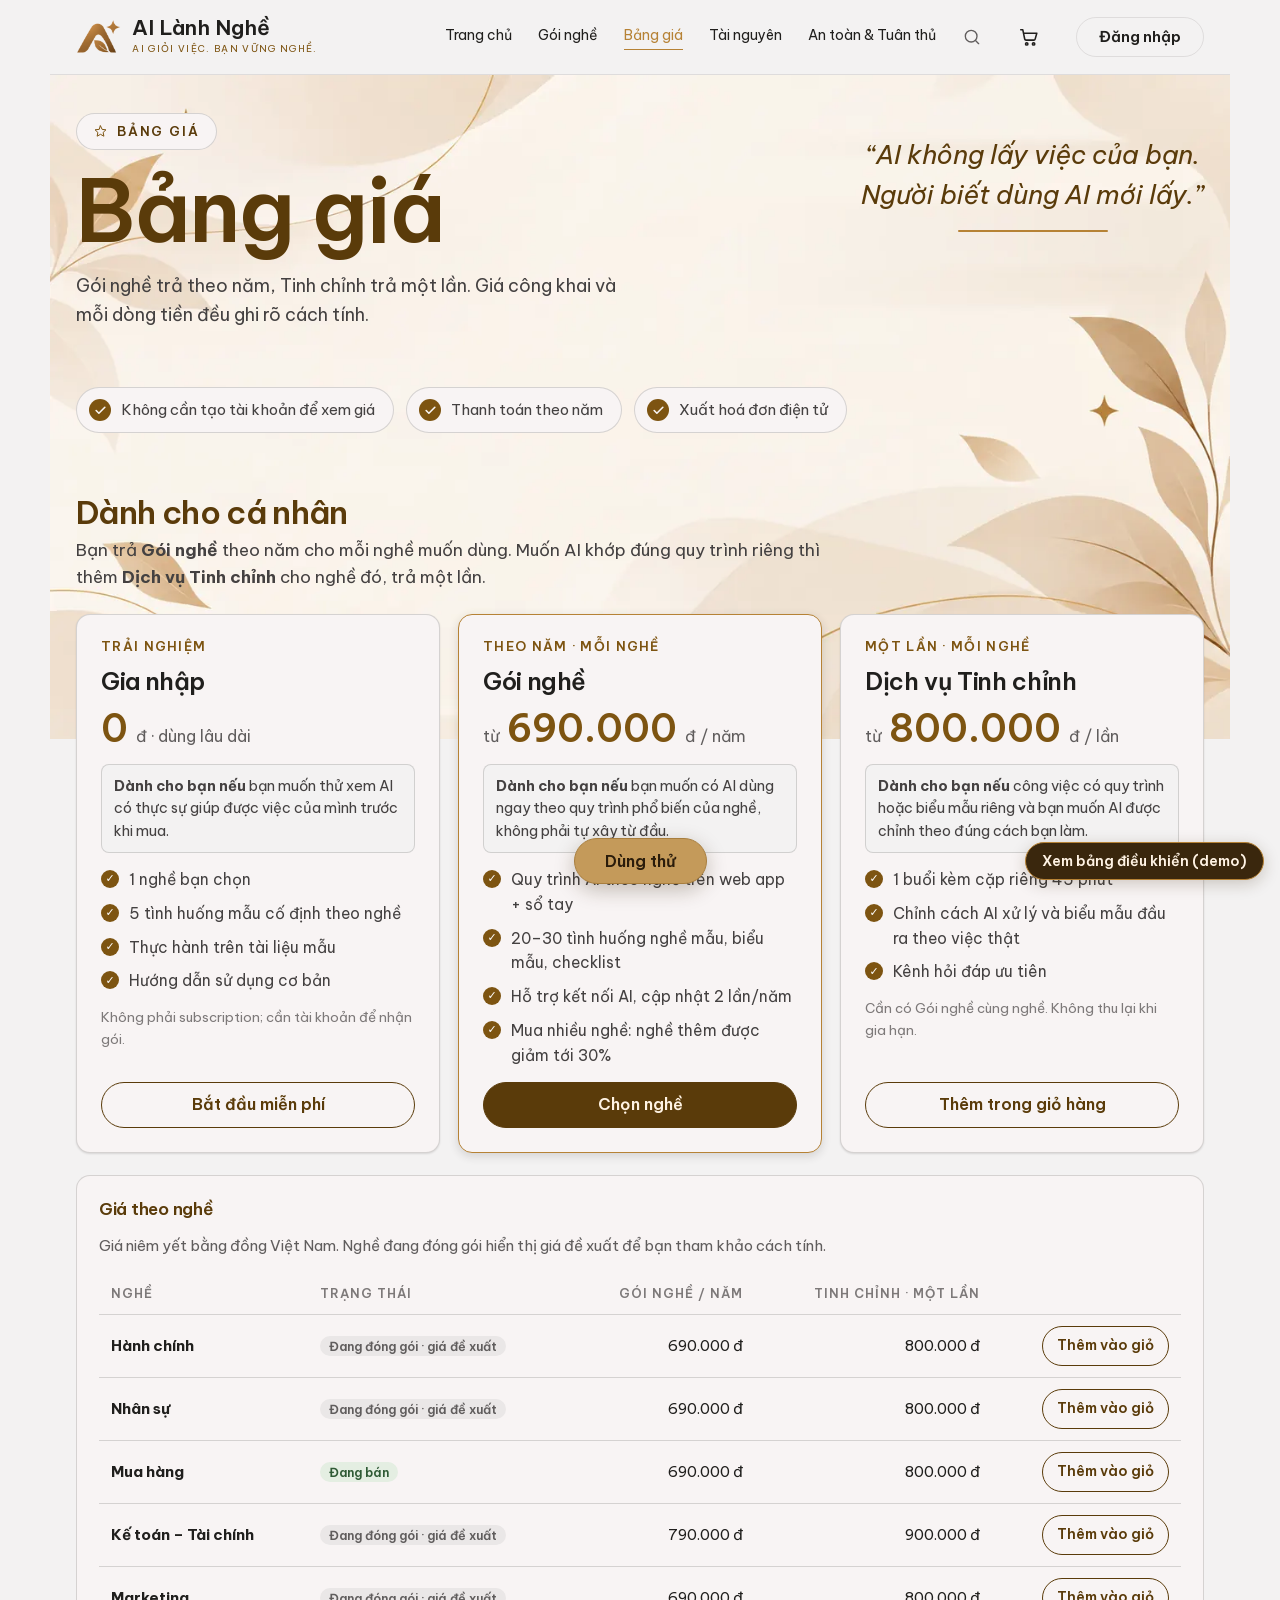
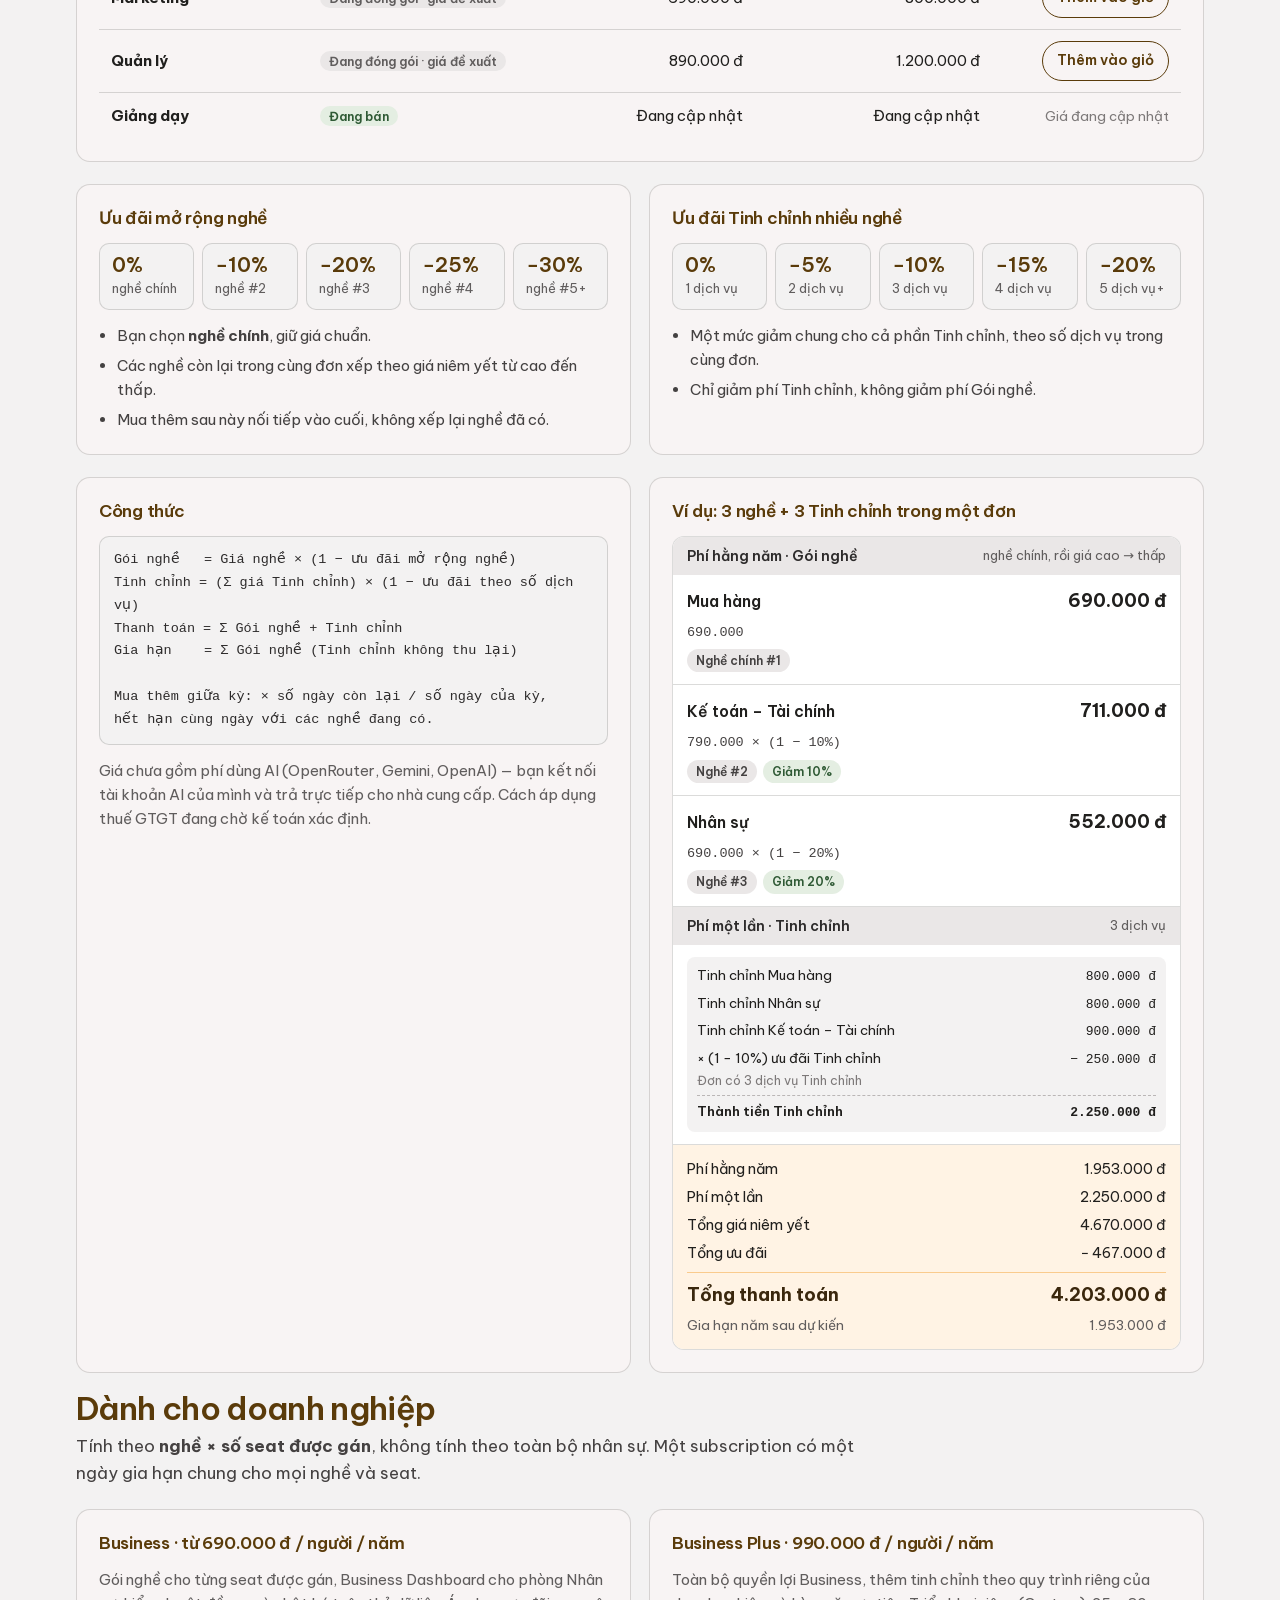
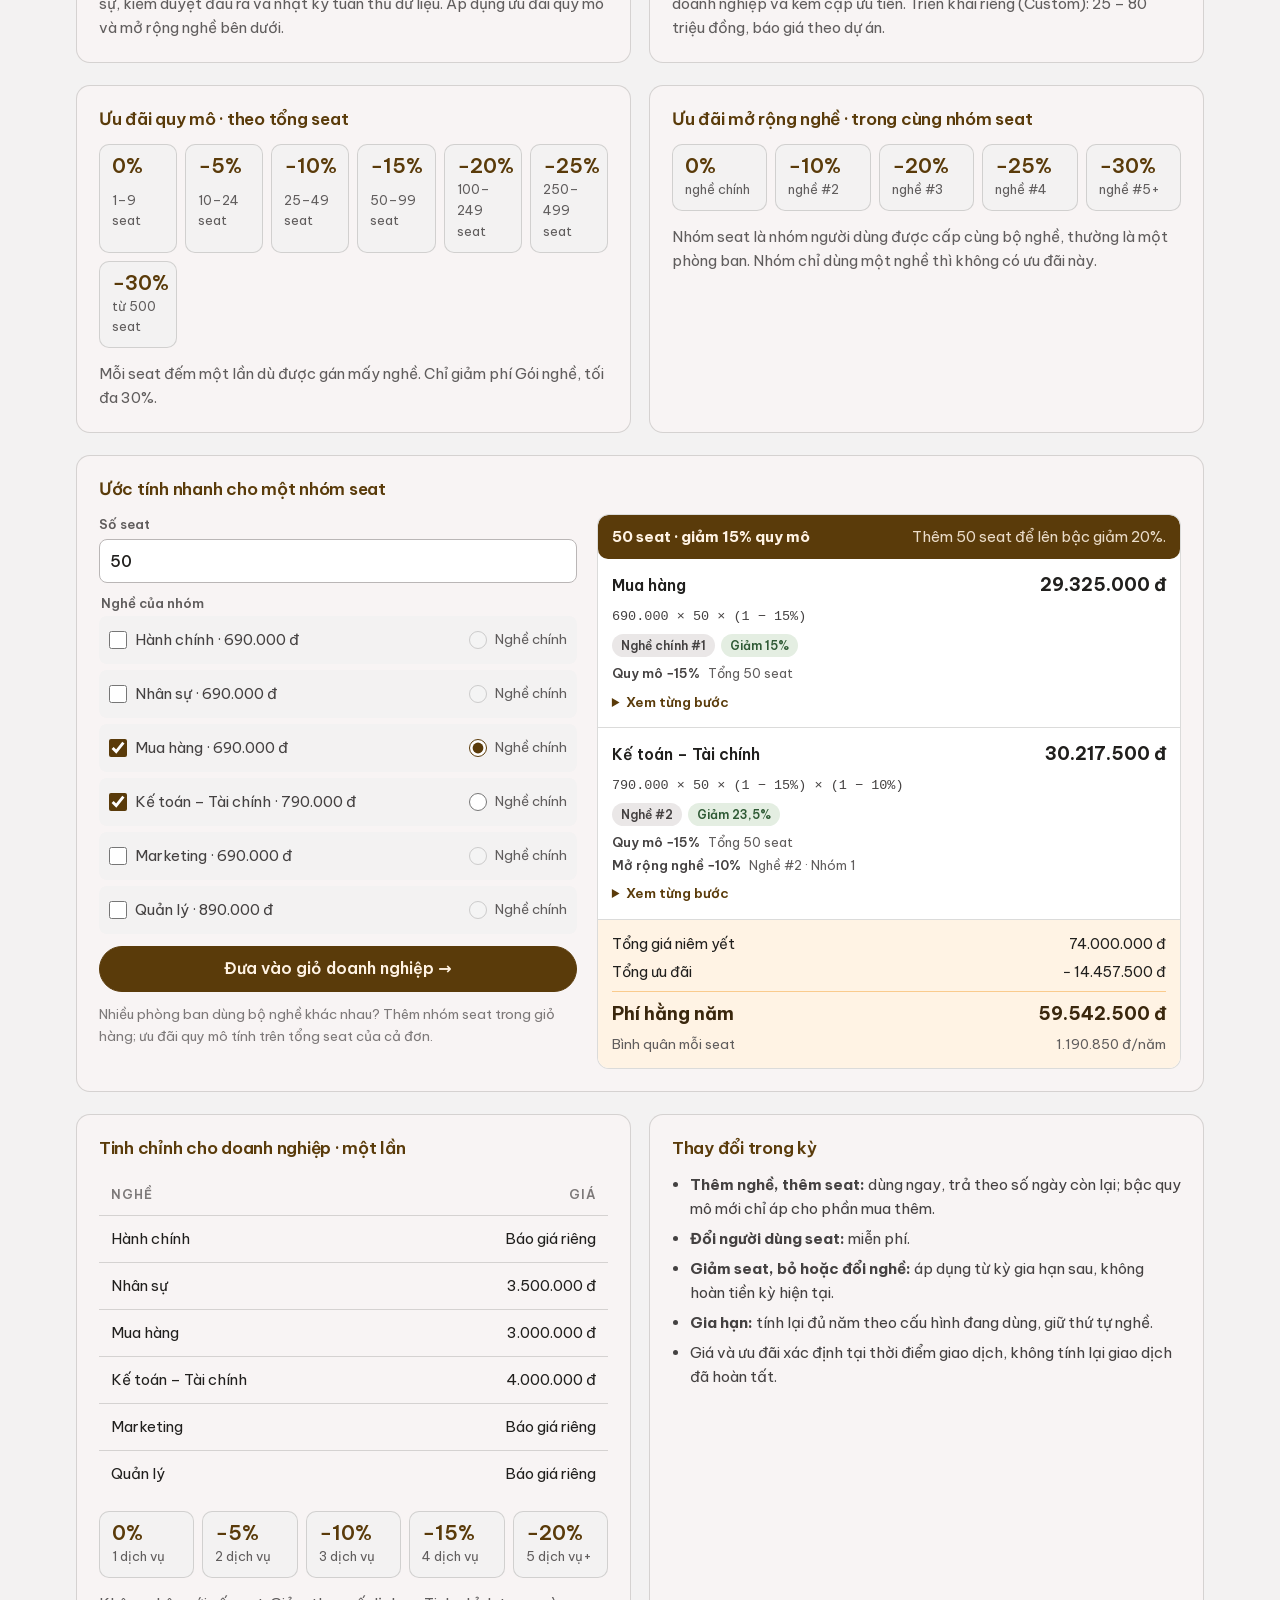
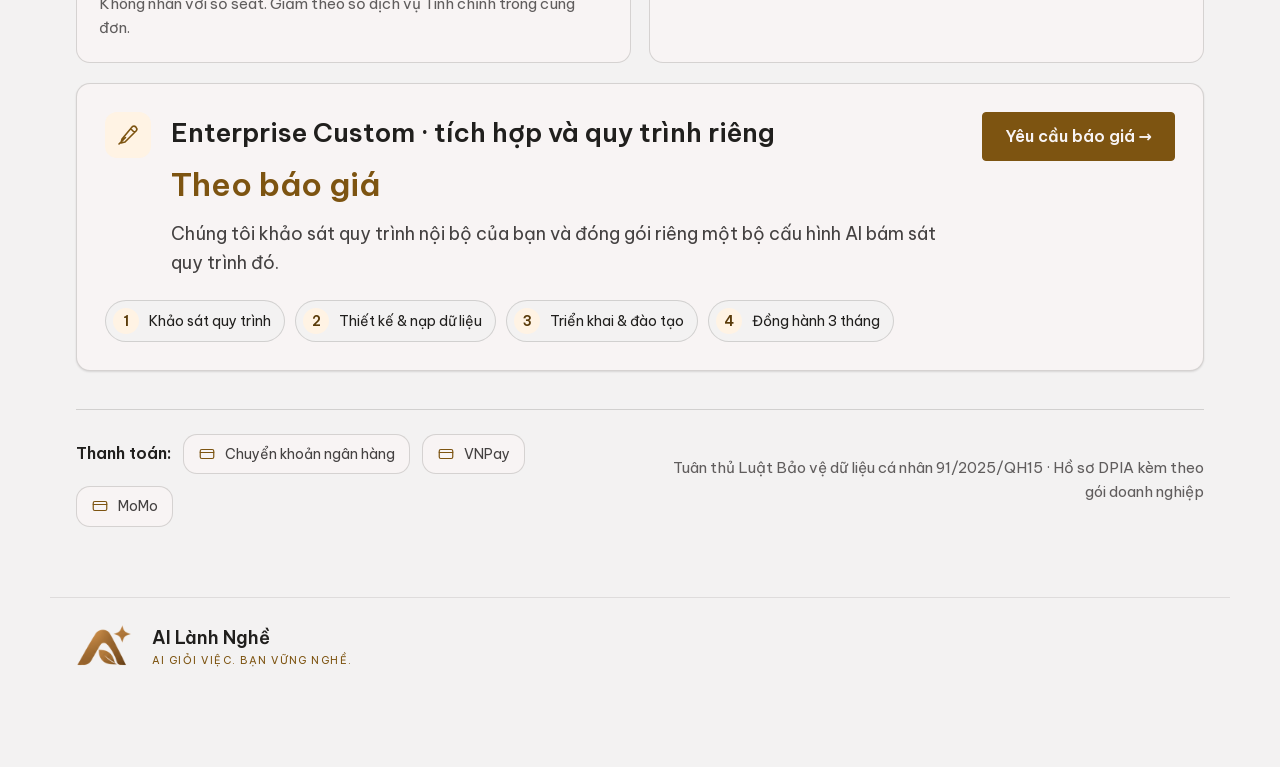
<file: bang-gia.html>
<!DOCTYPE html>
<html lang="vi">
<head>
<meta charset="utf-8">
<meta name="viewport" content="width=device-width, initial-scale=1">
<title>Bảng giá — AI Lành Nghề</title>
<meta name="description" content="AI Lành Nghề đóng gói kỹ năng AI theo từng nghề cho người lao động có chuyên môn từ 40 tuổi trở lên. Làm việc trên web app AI Lành Nghề với tài khoản AI của bạn (OpenRouter, Gemini, OpenAI), kèm sổ tay quy trình, lớp tuân thủ Luật 91/2025/QH15 và người kèm cặp.">
<meta name="robots" content="noindex, nofollow, noarchive, nosnippet, noimageindex">
<meta name="googlebot" content="noindex, nofollow, noarchive, nosnippet">
<meta property="og:title" content="AI Lành Nghề — AI giỏi việc. Bạn vững nghề.">
<meta property="og:description" content="AI không lấy việc của bạn. Người biết dùng AI mới lấy.">
<meta property="og:type" content="website">
<link rel="icon" href="assets/img/logo.png">
<link rel="stylesheet" href="assets/css/fonts.css">
<link rel="stylesheet" href="assets/css/tokens.css">
<link rel="stylesheet" href="assets/css/site.css">
<link rel="stylesheet" href="assets/css/gio-hang.css">
</head>
<body>
<div class="sitebody">
<header class="nav" style="display: flex; align-items: center; gap: var(--space-4); flex-wrap: wrap; padding: 16px 26px; border-bottom: 1px solid var(--color-divider); position: sticky; top: 0px; z-index: 50; background: var(--color-bg);">
<div class="nav-brand" data-go="index.html" style="display: flex; align-items: center; gap: 11px;;cursor:pointer">
<img alt="Biểu tượng AI Lành Nghề" class="u44" src="assets/img/logo.png"/>
<span class="u45">
<span class="u46">AI Lành Nghề</span>
<span class="u47">AI giỏi việc. Bạn vững nghề.</span>
</span>
</div>
<div class="u48">
<a aria-current="false" class="u3" href="index.html"><span>Trang chủ</span></a>
<a aria-current="false" class="u3" href="goi-nghe.html"><span>Gói nghề</span></a>
<a aria-current="page" class="u61" href="bang-gia.html"><span>Bảng giá</span></a>
<a aria-current="false" class="u3" href="tai-nguyen.html"><span>Tài nguyên</span></a>
<a aria-current="false" class="u3" href="an-toan.html"><span>An toàn &amp; Tuân thủ</span></a>
<span class="u49"><svg class="u6" fill="none" stroke="currentColor" stroke-linecap="round" stroke-linejoin="round" stroke-width="1.6" viewbox="0 0 24 24"><circle cx="11" cy="11" r="7"></circle><path d="M20 20l-3.5-3.5"></path></svg></span>
<a aria-label="Giỏ hàng" class="nav-cart" href="gio-hang.html"><svg aria-hidden="true" fill="none" stroke="currentColor" stroke-linecap="round" stroke-linejoin="round" stroke-width="1.7" viewbox="0 0 24 24"><path d="M3 4h2.2l2.1 10.2a1.5 1.5 0 0 0 1.5 1.2h8.4a1.5 1.5 0 0 0 1.5-1.1L20.5 8H6.1"></path><circle cx="9.5" cy="19.5" r="1.3"></circle><circle cx="17" cy="19.5" r="1.3"></circle></svg><span class="nav-cart-n" data-gio-dem="" hidden="">0</span></a><button class="btn btn-secondary u50" data-go="https://ai-lanh-nghe-app.nghoangan-bt96.workers.dev/app/dang-nhap/?from=site">Đăng nhập</button>

</div>
</header>
<main style='--color-divider: color-mix(in srgb, #201f1d 16%, transparent); padding: 38px 26px 20px; background-image: url("assets/img/hero-bang-gia.webp"); background-repeat: no-repeat; background-position: center top; background-size: 100% auto;'>
<div style="display: grid; grid-template-columns: repeat(auto-fit, minmax(320px, 1fr)); gap: 36px; align-items: start; margin-bottom: 36px;">
<div>
<div style="display: inline-flex; gap: 9px; align-items: center; border: 1px solid var(--color-divider); border-radius: 999px; padding: 7px 16px; background: var(--color-neutral-100); font-family: var(--font-heading); font-weight: 600; font-size: 13px; letter-spacing: 0.14em; text-transform: uppercase; color: var(--color-accent-800); margin-bottom: 18px;"><span class="u18"><svg class="u64" fill="none" stroke="currentColor" stroke-linecap="round" stroke-linejoin="round" stroke-width="1.6" viewbox="0 0 24 24"><path d="M12 3l2.6 5.6 6.1.7-4.5 4.2 1.2 6-5.4-3-5.4 3 1.2-6L3.3 9.3l6.1-.7z"></path></svg></span>Bảng giá</div>
<h2 style="font-family: var(--font-heading); font-weight: 600; font-size: clamp(46px, 7vw, 86px); line-height: 1; margin: 0px 0px 18px; color: var(--color-accent-800);">Bảng giá</h2>
<p style="max-width: 36em; font-size: 18px; color: var(--color-neutral-800); margin: 0px 0px 22px;">Gói nghề trả theo năm, Tinh chỉnh trả một lần. Giá công khai và mỗi dòng tiền đều ghi rõ cách tính.</p>
</div>
<div style="justify-self: end; max-width: 420px; padding-top: 22px;">
<p style="font-family: var(--font-heading); font-style: italic; font-size: clamp(20px, 2.4vw, 26px); line-height: 1.55; margin: 0px; color: var(--color-accent-800); text-align: center;">“AI không lấy việc của bạn.<br/>Người biết dùng AI mới lấy.”</p>
<div style="width: 150px; height: 2px; background: var(--color-accent); margin: 14px auto 0px; border-radius: 2px;"></div>
</div>
</div>
<div style="display: flex; gap: 12px; flex-wrap: wrap; margin: 0px 0px 44px;">
<div class="u263"><span class="u264"><svg class="u265" fill="none" stroke="currentColor" stroke-linecap="round" stroke-linejoin="round" stroke-width="3" viewbox="0 0 24 24"><path d="M20 6L9 17l-5-5"></path></svg></span><span>Không cần tạo tài khoản để xem giá</span></div>
<div class="u263"><span class="u264"><svg class="u265" fill="none" stroke="currentColor" stroke-linecap="round" stroke-linejoin="round" stroke-width="3" viewbox="0 0 24 24"><path d="M20 6L9 17l-5-5"></path></svg></span><span>Thanh toán theo năm</span></div>
<div class="u263"><span class="u264"><svg class="u265" fill="none" stroke="currentColor" stroke-linecap="round" stroke-linejoin="round" stroke-width="3" viewbox="0 0 24 24"><path d="M20 6L9 17l-5-5"></path></svg></span><span>Xuất hoá đơn điện tử</span></div>
</div>






<section aria-labelledby="bg2-ca-nhan" class="bg2">
<div class="bg2-head"><h3 id="bg2-ca-nhan">Dành cho cá nhân</h3>
<p>Bạn trả <b>Gói nghề</b> theo năm cho mỗi nghề muốn dùng. Muốn AI khớp đúng quy trình riêng thì thêm <b>Dịch vụ Tinh chỉnh</b> cho nghề đó, trả một lần.</p></div>
<div class="bg2-cards">
<div class="bg2-card">
<span class="bg2-kicker">Trải nghiệm</span><h4 class="bg2-name">Gia nhập</h4>
<div class="bg2-price"><b>0</b><span>đ · dùng lâu dài</span></div>
<p class="bg2-for"><b>Dành cho bạn nếu</b> bạn muốn thử xem AI có thực sự giúp được việc của mình trước khi mua.</p>
<ul class="bg2-list"><li>1 nghề bạn chọn</li><li>5 tình huống mẫu cố định theo nghề</li><li>Thực hành trên tài liệu mẫu</li><li>Hướng dẫn sử dụng cơ bản</li></ul>
<p class="bg2-note">Không phải subscription; cần tài khoản để nhận gói.</p>
<button class="btn btn-secondary gh-btn" data-go="https://ai-lanh-nghe-app.nghoangan-bt96.workers.dev/app/dang-nhap/?from=site">Bắt đầu miễn phí</button>
</div>
<div class="bg2-card is-main">
<span class="bg2-kicker">Theo năm · mỗi nghề</span><h4 class="bg2-name">Gói nghề</h4>
<div class="bg2-price"><span>từ</span><b>690.000</b><span>đ / năm</span></div>
<p class="bg2-for"><b>Dành cho bạn nếu</b> bạn muốn có AI dùng ngay theo quy trình phổ biến của nghề, không phải tự xây từ đầu.</p>
<ul class="bg2-list"><li>Quy trình AI theo nghề trên web app + sổ tay</li><li>20–30 tình huống nghề mẫu, biểu mẫu, checklist</li><li>Hỗ trợ kết nối AI, cập nhật 2 lần/năm</li><li>Mua nhiều nghề: nghề thêm được giảm tới 30%</li></ul>
<a class="gh-btn gh-btn--primary" href="#bg2-theo-nghe">Chọn nghề</a>
</div>
<div class="bg2-card">
<span class="bg2-kicker">Một lần · mỗi nghề</span><h4 class="bg2-name">Dịch vụ Tinh chỉnh</h4>
<div class="bg2-price"><span>từ</span><b>800.000</b><span>đ / lần</span></div>
<p class="bg2-for"><b>Dành cho bạn nếu</b> công việc có quy trình hoặc biểu mẫu riêng và bạn muốn AI được chỉnh theo đúng cách bạn làm.</p>
<ul class="bg2-list"><li>1 buổi kèm cặp riêng 45 phút</li><li>Chỉnh cách AI xử lý và biểu mẫu đầu ra theo việc thật</li><li>Kênh hỏi đáp ưu tiên</li></ul>
<p class="bg2-note">Cần có Gói nghề cùng nghề. Không thu lại khi gia hạn.</p>
<a class="gh-btn" href="gio-hang.html">Thêm trong giỏ hàng</a>
</div>
</div>
<div class="bg2-box" id="bg2-theo-nghe">
<h4>Giá theo nghề</h4>
<p>Giá niêm yết bằng đồng Việt Nam. Nghề đang đóng gói hiển thị giá đề xuất để bạn tham khảo cách tính.</p>
<div class="bg2-tw"><table class="bg2-table bg2-table--stack">
<thead><tr><th>Nghề</th><th>Trạng thái</th><th class="n">Gói nghề / năm</th><th class="n">Tinh chỉnh · một lần</th><th class="n"><span class="sr-only">Thao tác</span></th></tr></thead>
<tbody><tr><td><b>Hành chính</b></td><td data-label="Trạng thái"><span class="bg2-status">Đang đóng gói · giá đề xuất</span></td><td class="n" data-label="Gói nghề / năm">690.000 đ</td><td class="n" data-label="Tinh chỉnh · một lần">800.000 đ</td><td class="n"><button class="gh-btn" data-them-gio="hanh-chinh" type="button">Thêm vào giỏ</button></td></tr><tr><td><b>Nhân sự</b></td><td data-label="Trạng thái"><span class="bg2-status">Đang đóng gói · giá đề xuất</span></td><td class="n" data-label="Gói nghề / năm">690.000 đ</td><td class="n" data-label="Tinh chỉnh · một lần">800.000 đ</td><td class="n"><button class="gh-btn" data-them-gio="nhan-su" type="button">Thêm vào giỏ</button></td></tr><tr><td><b>Mua hàng</b></td><td data-label="Trạng thái"><span class="bg2-status is-on">Đang bán</span></td><td class="n" data-label="Gói nghề / năm">690.000 đ</td><td class="n" data-label="Tinh chỉnh · một lần">800.000 đ</td><td class="n"><button class="gh-btn" data-them-gio="mua-hang" type="button">Thêm vào giỏ</button></td></tr><tr><td><b>Kế toán – Tài chính</b></td><td data-label="Trạng thái"><span class="bg2-status">Đang đóng gói · giá đề xuất</span></td><td class="n" data-label="Gói nghề / năm">790.000 đ</td><td class="n" data-label="Tinh chỉnh · một lần">900.000 đ</td><td class="n"><button class="gh-btn" data-them-gio="ke-toan" type="button">Thêm vào giỏ</button></td></tr><tr><td><b>Marketing</b></td><td data-label="Trạng thái"><span class="bg2-status">Đang đóng gói · giá đề xuất</span></td><td class="n" data-label="Gói nghề / năm">690.000 đ</td><td class="n" data-label="Tinh chỉnh · một lần">800.000 đ</td><td class="n"><button class="gh-btn" data-them-gio="marketing" type="button">Thêm vào giỏ</button></td></tr><tr><td><b>Quản lý</b></td><td data-label="Trạng thái"><span class="bg2-status">Đang đóng gói · giá đề xuất</span></td><td class="n" data-label="Gói nghề / năm">890.000 đ</td><td class="n" data-label="Tinh chỉnh · một lần">1.200.000 đ</td><td class="n"><button class="gh-btn" data-them-gio="quan-ly" type="button">Thêm vào giỏ</button></td></tr><tr><td><b>Giảng dạy</b></td><td data-label="Trạng thái"><span class="bg2-status is-on">Đang bán</span></td><td class="n" data-label="Gói nghề / năm">Đang cập nhật</td><td class="n" data-label="Tinh chỉnh · một lần">Đang cập nhật</td><td class="n"><span class="bg2-note">Giá đang cập nhật</span></td></tr></tbody>
</table></div>
<p aria-live="polite" class="sr-only" data-gio-thong-bao=""></p>
</div>
<div class="bg2-two">
<div class="bg2-box">
<h4>Ưu đãi mở rộng nghề</h4>
<ul class="bg2-tiers"><li><b>0%</b><span>nghề chính</span></li><li><b>−10%</b><span>nghề #2</span></li><li><b>−20%</b><span>nghề #3</span></li><li><b>−25%</b><span>nghề #4</span></li><li><b>−30%</b><span>nghề #5+</span></li></ul>
<ul class="bg2-rules">
<li>Bạn chọn <b>nghề chính</b>, giữ giá chuẩn.</li>
<li>Các nghề còn lại trong cùng đơn xếp theo giá niêm yết từ cao đến thấp.</li>
<li>Mua thêm sau này nối tiếp vào cuối, không xếp lại nghề đã có.</li>
</ul>
</div>
<div class="bg2-box">
<h4>Ưu đãi Tinh chỉnh nhiều nghề</h4>
<ul class="bg2-tiers"><li><b>0%</b><span>1 dịch vụ</span></li><li><b>−5%</b><span>2 dịch vụ</span></li><li><b>−10%</b><span>3 dịch vụ</span></li><li><b>−15%</b><span>4 dịch vụ</span></li><li><b>−20%</b><span>5 dịch vụ+</span></li></ul>
<ul class="bg2-rules">
<li>Một mức giảm chung cho cả phần Tinh chỉnh, theo số dịch vụ trong cùng đơn.</li>
<li>Chỉ giảm phí Tinh chỉnh, không giảm phí Gói nghề.</li>
</ul>
</div>
</div>
<div class="bg2-two">
<div class="bg2-box">
<h4>Công thức</h4>
<pre class="bg2-formula">Gói nghề   = Giá nghề × (1 − ưu đãi mở rộng nghề)
Tinh chỉnh = (Σ giá Tinh chỉnh) × (1 − ưu đãi theo số dịch vụ)
Thanh toán = Σ Gói nghề + Tinh chỉnh
Gia hạn    = Σ Gói nghề (Tinh chỉnh không thu lại)

Mua thêm giữa kỳ: × số ngày còn lại / số ngày của kỳ,
hết hạn cùng ngày với các nghề đang có.</pre>
<p class="bg2-note">Giá chưa gồm phí dùng AI (OpenRouter, Gemini, OpenAI) — bạn kết nối tài khoản AI của mình và trả trực tiếp cho nhà cung cấp. Cách áp dụng thuế GTGT đang chờ kế toán xác định.</p>
</div>
<div class="bg2-box">
<h4>Ví dụ: 3 nghề + 3 Tinh chỉnh trong một đơn</h4>
<div class="gh-receipt"><div class="gh-sec"><span>Phí hằng năm · Gói nghề</span><small>nghề chính, rồi giá cao → thấp</small></div><div class="gh-line"><div class="gh-line-top"><b>Mua hàng</b><span class="gh-amt">690.000 đ</span></div><div class="gh-formula">690.000</div><div class="gh-meta"><span class="gh-pill">Nghề chính #1</span></div></div><div class="gh-line"><div class="gh-line-top"><b>Kế toán – Tài chính</b><span class="gh-amt">711.000 đ</span></div><div class="gh-formula">790.000 × (1 − 10%)</div><div class="gh-meta"><span class="gh-pill">Nghề #2</span><span class="gh-pill gh-pill--save">Giảm 10%</span></div></div><div class="gh-line"><div class="gh-line-top"><b>Nhân sự</b><span class="gh-amt">552.000 đ</span></div><div class="gh-formula">690.000 × (1 − 20%)</div><div class="gh-meta"><span class="gh-pill">Nghề #3</span><span class="gh-pill gh-pill--save">Giảm 20%</span></div></div><div class="gh-sec"><span>Phí một lần · Tinh chỉnh</span><small>3 dịch vụ</small></div><div class="gh-line"><ol class="gh-steps-open"><li><span>Tinh chỉnh Mua hàng</span><span class="gh-v">800.000 đ</span></li><li><span>Tinh chỉnh Nhân sự</span><span class="gh-v">800.000 đ</span></li><li><span>Tinh chỉnh Kế toán – Tài chính</span><span class="gh-v">900.000 đ</span></li><li><span>× (1 − 10%) ưu đãi Tinh chỉnh<small>Đơn có 3 dịch vụ Tinh chỉnh</small></span><span class="gh-v">− 250.000 đ</span></li><li class="is-res"><span>Thành tiền Tinh chỉnh</span><span class="gh-v">2.250.000 đ</span></li></ol></div><div class="gh-totals"><div><span>Phí hằng năm</span><span>1.953.000 đ</span></div><div><span>Phí một lần</span><span>2.250.000 đ</span></div><div><span>Tổng giá niêm yết</span><span>4.670.000 đ</span></div><div><span>Tổng ưu đãi</span><span>− 467.000 đ</span></div><div class="gh-grand"><span>Tổng thanh toán</span><span>4.203.000 đ</span></div><div class="gh-renew"><span>Gia hạn năm sau dự kiến</span><span>1.953.000 đ</span></div></div></div>
</div>
</div>
</section>
<section aria-labelledby="bg2-dn" class="bg2">
<div class="bg2-head"><h3 id="bg2-dn">Dành cho doanh nghiệp</h3>
<p>Tính theo <b>nghề × số seat được gán</b>, không tính theo toàn bộ nhân sự. Một subscription có một ngày gia hạn chung cho mọi nghề và seat.</p></div>
<div class="bg2-two">
<div class="bg2-box">
<h4>Business · từ 690.000 đ / người / năm</h4>
<p>Gói nghề cho từng seat được gán, Business Dashboard cho phòng Nhân sự, kiểm duyệt đầu ra và nhật ký tuân thủ dữ liệu. Áp dụng ưu đãi quy mô và mở rộng nghề bên dưới.</p>
</div>
<div class="bg2-box">
<h4>Business Plus · 990.000 đ / người / năm</h4>
<p>Toàn bộ quyền lợi Business, thêm tinh chỉnh theo quy trình riêng của doanh nghiệp và kèm cặp ưu tiên. Triển khai riêng (Custom): 25 – 80 triệu đồng, báo giá theo dự án.</p>
</div>
</div>
<div class="bg2-two">
<div class="bg2-box">
<h4>Ưu đãi quy mô · theo tổng seat</h4>
<ul class="bg2-tiers"><li><b>0%</b><span>1–9 seat</span></li><li><b>−5%</b><span>10–24 seat</span></li><li><b>−10%</b><span>25–49 seat</span></li><li><b>−15%</b><span>50–99 seat</span></li><li><b>−20%</b><span>100–249 seat</span></li><li><b>−25%</b><span>250–499 seat</span></li><li><b>−30%</b><span>từ 500 seat</span></li></ul>
<p>Mỗi seat đếm một lần dù được gán mấy nghề. Chỉ giảm phí Gói nghề, tối đa 30%.</p>
</div>
<div class="bg2-box">
<h4>Ưu đãi mở rộng nghề · trong cùng nhóm seat</h4>
<ul class="bg2-tiers"><li><b>0%</b><span>nghề chính</span></li><li><b>−10%</b><span>nghề #2</span></li><li><b>−20%</b><span>nghề #3</span></li><li><b>−25%</b><span>nghề #4</span></li><li><b>−30%</b><span>nghề #5+</span></li></ul>
<p>Nhóm seat là nhóm người dùng được cấp cùng bộ nghề, thường là một phòng ban. Nhóm chỉ dùng một nghề thì không có ưu đãi này.</p>
</div>
</div>
<div class="bg2-box" data-uoc-tinh="">
<h4>Ước tính nhanh cho một nhóm seat</h4>
<div class="bg2-calc">
<div class="bg2-calc-in">
<label class="gh-field gh-field--seat"><span>Số seat</span><input data-ut-seat="" inputmode="numeric" min="1" step="1" type="number" value="50"/></label>
<fieldset class="bg2-calc-nghe"><legend>Nghề của nhóm</legend><div class="bg2-calc-row"><label class="gh-opt"><input data-ut-nghe="" type="checkbox" value="hanh-chinh"/> Hành chính · 690.000 đ</label><label class="gh-opt"><input data-ut-chinh="" name="ut-chinh" type="radio" value="hanh-chinh"/> Nghề chính</label></div><div class="bg2-calc-row"><label class="gh-opt"><input data-ut-nghe="" type="checkbox" value="nhan-su"/> Nhân sự · 690.000 đ</label><label class="gh-opt"><input data-ut-chinh="" name="ut-chinh" type="radio" value="nhan-su"/> Nghề chính</label></div><div class="bg2-calc-row"><label class="gh-opt"><input checked="" data-ut-nghe="" type="checkbox" value="mua-hang"/> Mua hàng · 690.000 đ</label><label class="gh-opt"><input checked="" data-ut-chinh="" name="ut-chinh" type="radio" value="mua-hang"/> Nghề chính</label></div><div class="bg2-calc-row"><label class="gh-opt"><input checked="" data-ut-nghe="" type="checkbox" value="ke-toan"/> Kế toán – Tài chính · 790.000 đ</label><label class="gh-opt"><input data-ut-chinh="" name="ut-chinh" type="radio" value="ke-toan"/> Nghề chính</label></div><div class="bg2-calc-row"><label class="gh-opt"><input data-ut-nghe="" type="checkbox" value="marketing"/> Marketing · 690.000 đ</label><label class="gh-opt"><input data-ut-chinh="" name="ut-chinh" type="radio" value="marketing"/> Nghề chính</label></div><div class="bg2-calc-row"><label class="gh-opt"><input data-ut-nghe="" type="checkbox" value="quan-ly"/> Quản lý · 890.000 đ</label><label class="gh-opt"><input data-ut-chinh="" name="ut-chinh" type="radio" value="quan-ly"/> Nghề chính</label></div></fieldset>
<button class="gh-btn gh-btn--primary" data-ut-gio="" type="button">Đưa vào giỏ doanh nghiệp →</button>
<p class="bg2-note">Nhiều phòng ban dùng bộ nghề khác nhau? Thêm nhóm seat trong giỏ hàng; ưu đãi quy mô tính trên tổng seat của cả đơn.</p>
</div>
<div aria-live="polite" class="bg2-calc-out" data-ut-out=""><p class="gh-help">Bật JavaScript để xem ước tính.</p></div>
</div>
</div>
<div class="bg2-two">
<div class="bg2-box">
<h4>Tinh chỉnh cho doanh nghiệp · một lần</h4>
<div class="bg2-tw"><table class="bg2-table"><thead><tr><th>Nghề</th><th class="n">Giá</th></tr></thead><tbody><tr><td>Hành chính</td><td class="n">Báo giá riêng</td></tr><tr><td>Nhân sự</td><td class="n">3.500.000 đ</td></tr><tr><td>Mua hàng</td><td class="n">3.000.000 đ</td></tr><tr><td>Kế toán – Tài chính</td><td class="n">4.000.000 đ</td></tr><tr><td>Marketing</td><td class="n">Báo giá riêng</td></tr><tr><td>Quản lý</td><td class="n">Báo giá riêng</td></tr></tbody></table></div>
<ul class="bg2-tiers"><li><b>0%</b><span>1 dịch vụ</span></li><li><b>−5%</b><span>2 dịch vụ</span></li><li><b>−10%</b><span>3 dịch vụ</span></li><li><b>−15%</b><span>4 dịch vụ</span></li><li><b>−20%</b><span>5 dịch vụ+</span></li></ul>
<p>Không nhân với số seat. Giảm theo số dịch vụ Tinh chỉnh trong cùng đơn.</p>
</div>
<div class="bg2-box">
<h4>Thay đổi trong kỳ</h4>
<ul class="bg2-rules">
<li><b>Thêm nghề, thêm seat:</b> dùng ngay, trả theo số ngày còn lại; bậc quy mô mới chỉ áp cho phần mua thêm.</li>
<li><b>Đổi người dùng seat:</b> miễn phí.</li>
<li><b>Giảm seat, bỏ hoặc đổi nghề:</b> áp dụng từ kỳ gia hạn sau, không hoàn tiền kỳ hiện tại.</li>
<li><b>Gia hạn:</b> tính lại đủ năm theo cấu hình đang dùng, giữ thứ tự nghề.</li>
<li>Giá và ưu đãi xác định tại thời điểm giao dịch, không tính lại giao dịch đã hoàn tất.</li>
</ul>
</div>
</div>
</section>
<div style="margin-top: 20px; background: var(--color-neutral-100); border: 1px solid var(--color-divider); border-radius: 14px; box-shadow: var(--shadow-sm); padding: 28px;">
<div style="display: grid; grid-template-columns: auto minmax(0px, 1fr) auto; gap: 20px; align-items: start;">
<span style="width: 46px; height: 46px; flex: 0 0 auto; border-radius: 12px; background: var(--color-accent-100); color: var(--color-accent-700); display: grid; place-items: center;"><svg class="u37" fill="none" stroke="currentColor" stroke-linecap="round" stroke-linejoin="round" stroke-width="1.6" viewbox="0 0 24 24"><path d="M14.5 5.5l4 4M3 21l6.5-6.5M16.5 3.5a3 3 0 0 1 4 4L9 19l-4 1 1-4z"></path></svg></span>
<div>
<div style="font-family: var(--font-heading); font-weight: 600; font-size: 26px; margin-bottom: 6px;">Enterprise Custom · tích hợp và quy trình riêng</div>
<div style="display: flex; align-items: baseline; gap: 8px; margin-bottom: 10px;"><span style="font-family: var(--font-heading); font-weight: 600; font-size: 32px; color: var(--color-accent-700); font-variant-numeric: tabular-nums;">Theo báo giá</span><span style="font-size: 17px; color: var(--color-neutral-700);"></span></div>
<p class="u19">Chúng tôi khảo sát quy trình nội bộ của bạn và đóng gói riêng một bộ cấu hình AI bám sát quy trình đó.</p>
</div>
<button class="btn btn-primary" data-go="thanh-toan.html" style="font-size: 16px; padding: 14px 22px; white-space: nowrap; background: var(--color-accent-700); color: var(--color-neutral-100); border-color: var(--color-accent-700);">Yêu cầu báo giá →</button>
</div>
<div style="display: flex; gap: 10px; flex-wrap: wrap; margin-top: 22px;">
<div class="u186"><span class="u15">1</span>Khảo sát quy trình</div>
<div class="u186"><span class="u15">2</span>Thiết kế &amp; nạp dữ liệu</div>
<div class="u186"><span class="u15">3</span>Triển khai &amp; đào tạo</div>
<div class="u186"><span class="u15">4</span>Đồng hành 3 tháng</div>
</div>
</div>
<div style="margin-top: 38px; border-top: 1px solid var(--color-divider); padding-top: 24px; display: grid; grid-template-columns: repeat(auto-fit, minmax(280px, 1fr)); gap: 20px; align-items: center;">
<div style="display: flex; gap: 12px; align-items: center; flex-wrap: wrap;">
<span class="u62">Thanh toán:</span>
<div class="u272"><span class="u18"><svg class="u11" fill="none" stroke="currentColor" stroke-linecap="round" stroke-linejoin="round" stroke-width="1.6" viewbox="0 0 24 24"><rect height="12" rx="2" width="18" x="3" y="6"></rect><path d="M3 10h18"></path></svg></span>Chuyển khoản ngân hàng</div>
<div class="u272"><span class="u18"><svg class="u11" fill="none" stroke="currentColor" stroke-linecap="round" stroke-linejoin="round" stroke-width="1.6" viewbox="0 0 24 24"><rect height="12" rx="2" width="18" x="3" y="6"></rect><path d="M3 10h18"></path></svg></span>VNPay</div>
<div class="u272"><span class="u18"><svg class="u11" fill="none" stroke="currentColor" stroke-linecap="round" stroke-linejoin="round" stroke-width="1.6" viewbox="0 0 24 24"><rect height="12" rx="2" width="18" x="3" y="6"></rect><path d="M3 10h18"></path></svg></span>MoMo</div>
</div>
<div style="font-size: 15px; color: var(--color-neutral-700); justify-self: end; text-align: right;">Tuân thủ Luật Bảo vệ dữ liệu cá nhân 91/2025/QH15 · Hồ sơ DPIA kèm theo gói doanh nghiệp</div>
</div>
</main>
<footer style="margin-top: 50px; border-top: 1px solid var(--color-divider); padding: 26px; display: flex; gap: 20px; align-items: center; flex-wrap: wrap;">
<img alt="AI Lành Nghề" class="u54" src="assets/img/logo.png"/>
<div class="u55">
<div class="u31">AI Lành Nghề</div>
<div class="u56">AI giỏi việc. Bạn vững nghề.</div>
</div>

</footer>
</div>
<div class="float-bar"><a class="float-trial" href="https://ai-lanh-nghe-app.nghoangan-bt96.workers.dev/app/dang-nhap/?from=site">Dùng thử</a><a id="modeswitch" href="https://ai-lanh-nghe-app.nghoangan-bt96.workers.dev/app/dang-nhap/?from=site&demo=doanh-nghiep&next=%2Fapp%2Fbang-dieu-khien%2F">Xem bảng điều khiển (demo)</a></div>
<script src="assets/js/site.js"></script>
<script src="assets/js/tinh-tien.js"></script>
<script src="assets/js/gio-hang.js"></script>
</body>
</html>
</file>
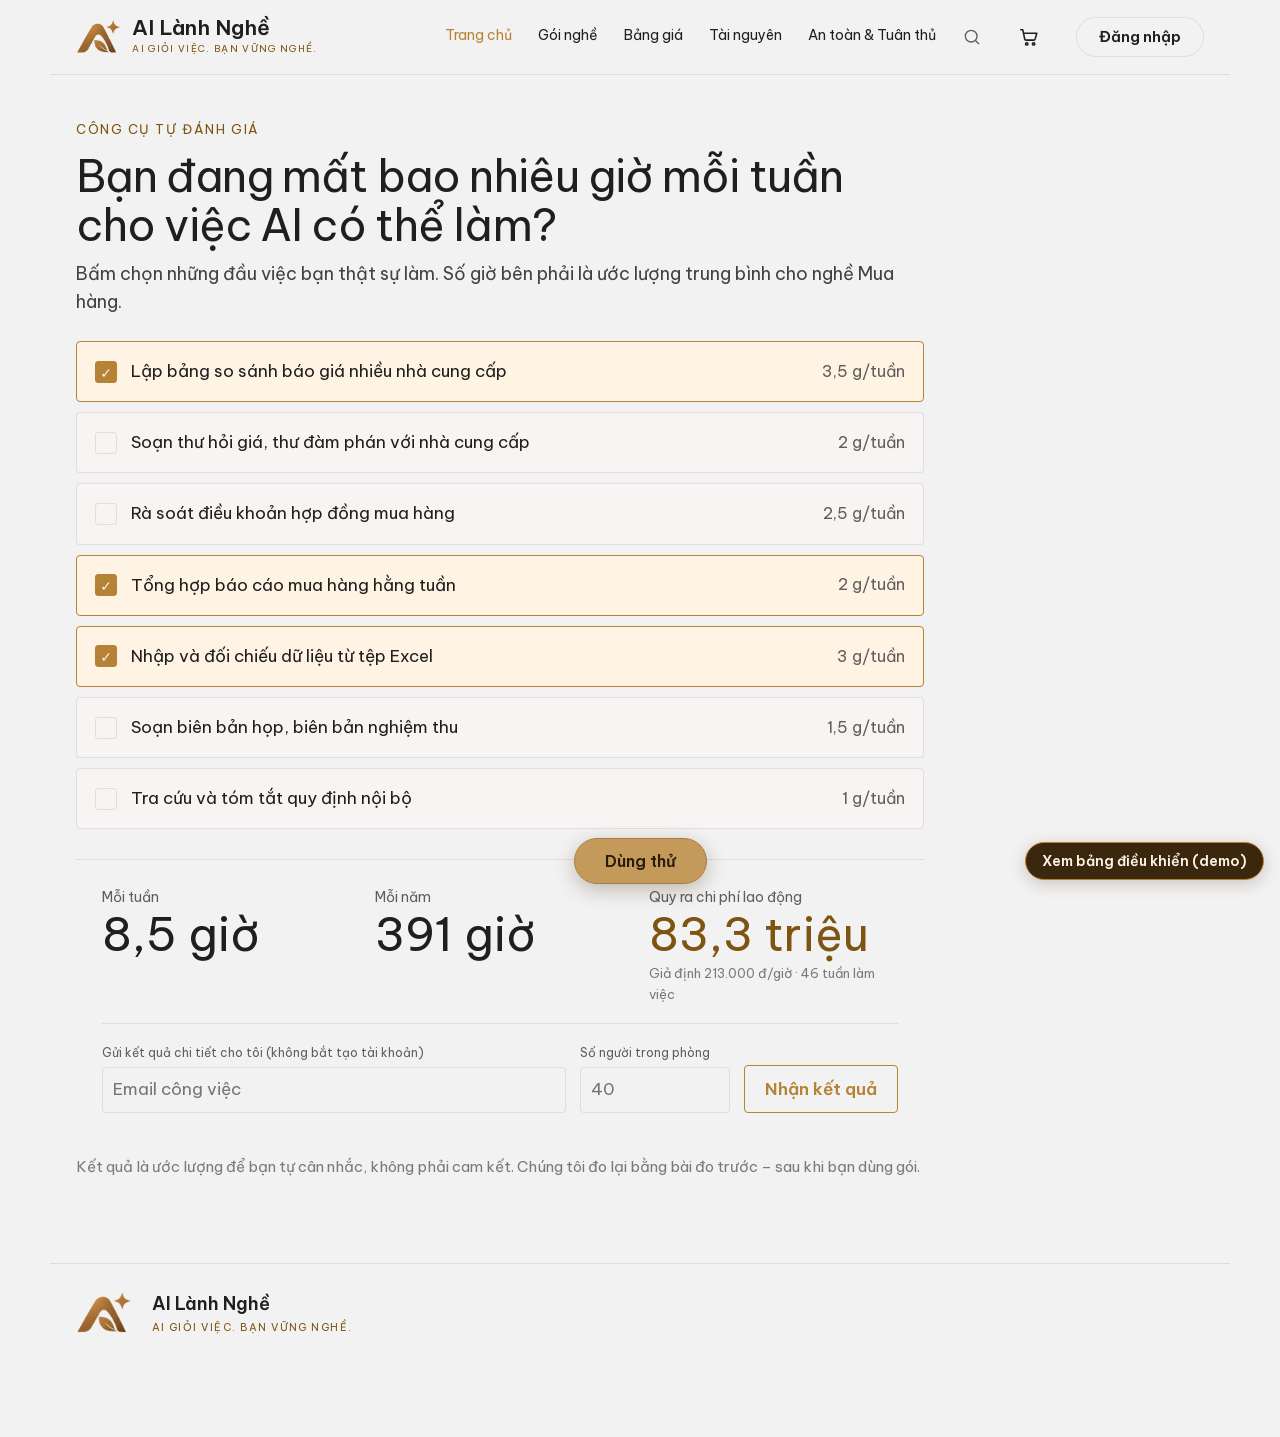
<file: do-gio.html>
<!DOCTYPE html>
<html lang="vi">
<head>
<meta charset="utf-8">
<meta name="viewport" content="width=device-width, initial-scale=1">
<title>Đo giờ tiết kiệm — AI Lành Nghề</title>
<meta name="description" content="AI Lành Nghề đóng gói kỹ năng AI theo từng nghề cho người lao động có chuyên môn từ 40 tuổi trở lên. Làm việc trên web app AI Lành Nghề với tài khoản AI của bạn (OpenRouter, Gemini, OpenAI), kèm sổ tay quy trình, lớp tuân thủ Luật 91/2025/QH15 và người kèm cặp.">
<meta name="robots" content="noindex, nofollow, noarchive, nosnippet, noimageindex">
<meta name="googlebot" content="noindex, nofollow, noarchive, nosnippet">
<meta property="og:title" content="AI Lành Nghề — AI giỏi việc. Bạn vững nghề.">
<meta property="og:description" content="AI không lấy việc của bạn. Người biết dùng AI mới lấy.">
<meta property="og:type" content="website">
<link rel="icon" href="assets/img/logo.png">
<link rel="stylesheet" href="assets/css/fonts.css">
<link rel="stylesheet" href="assets/css/tokens.css">
<link rel="stylesheet" href="assets/css/site.css">
<link rel="stylesheet" href="assets/css/gio-hang.css">
</head>
<body>
<div class="sitebody">
<header class="nav" style="display: flex; align-items: center; gap: var(--space-4); flex-wrap: wrap; padding: 16px 26px; border-bottom: 1px solid var(--color-divider); position: sticky; top: 0px; z-index: 50; background: var(--color-bg);">
<div class="nav-brand" data-go="index.html" style="display: flex; align-items: center; gap: 11px;;cursor:pointer">
<img alt="Biểu tượng AI Lành Nghề" class="u44" src="assets/img/logo.png"/>
<span class="u45">
<span class="u46">AI Lành Nghề</span>
<span class="u47">AI giỏi việc. Bạn vững nghề.</span>
</span>
</div>
<div class="u48">
<a aria-current="page" class="u3" href="index.html"><span>Trang chủ</span></a>
<a aria-current="false" class="u3" href="goi-nghe.html"><span>Gói nghề</span></a>
<a aria-current="false" class="u3" href="bang-gia.html"><span>Bảng giá</span></a>
<a aria-current="false" class="u3" href="tai-nguyen.html"><span>Tài nguyên</span></a>
<a aria-current="false" class="u3" href="an-toan.html"><span>An toàn &amp; Tuân thủ</span></a>
<span class="u49"><svg class="u6" fill="none" stroke="currentColor" stroke-linecap="round" stroke-linejoin="round" stroke-width="1.6" viewbox="0 0 24 24"><circle cx="11" cy="11" r="7"></circle><path d="M20 20l-3.5-3.5"></path></svg></span>
<a aria-label="Giỏ hàng" class="nav-cart" href="gio-hang.html"><svg aria-hidden="true" fill="none" stroke="currentColor" stroke-linecap="round" stroke-linejoin="round" stroke-width="1.7" viewbox="0 0 24 24"><path d="M3 4h2.2l2.1 10.2a1.5 1.5 0 0 0 1.5 1.2h8.4a1.5 1.5 0 0 0 1.5-1.1L20.5 8H6.1"></path><circle cx="9.5" cy="19.5" r="1.3"></circle><circle cx="17" cy="19.5" r="1.3"></circle></svg><span class="nav-cart-n" data-gio-dem="" hidden="">0</span></a><button class="btn btn-secondary u50" data-go="https://ai-lanh-nghe-app.nghoangan-bt96.workers.dev/app/dang-nhap/?from=site">Đăng nhập</button>

</div>
</header>
<main style="padding: 44px 26px 20px; max-width: 900px;">
<div class="u176">Công cụ tự đánh giá</div>
<h2 style="font-size: clamp(30px, 4.4vw, 44px); font-weight: 400; max-width: 24em;">Bạn đang mất bao nhiêu giờ mỗi tuần cho việc AI có thể làm?</h2>
<p style="color: var(--color-neutral-800);">Bấm chọn những đầu việc bạn thật sự làm. Số giờ bên phải là ước lượng trung bình cho nghề Mua hàng.</p>
<div style="display: grid; gap: 10px; margin-top: 24px;">
<button aria-pressed="true" class="u277" data-task="3.5">
<span class="u278" data-mark=""><span>✓</span></span>
<span class="u72"><span>Lập bảng so sánh báo giá nhiều nhà cung cấp</span></span>
<span class="u94"><span>3,5 g/tuần</span></span>
</button>
<button aria-pressed="false" class="u194" data-task="2">
<span class="u195" data-mark=""><span></span></span>
<span class="u72"><span>Soạn thư hỏi giá, thư đàm phán với nhà cung cấp</span></span>
<span class="u94"><span>2 g/tuần</span></span>
</button>
<button aria-pressed="false" class="u194" data-task="2.5">
<span class="u195" data-mark=""><span></span></span>
<span class="u72"><span>Rà soát điều khoản hợp đồng mua hàng</span></span>
<span class="u94"><span>2,5 g/tuần</span></span>
</button>
<button aria-pressed="true" class="u277" data-task="2">
<span class="u278" data-mark=""><span>✓</span></span>
<span class="u72"><span>Tổng hợp báo cáo mua hàng hằng tuần</span></span>
<span class="u94"><span>2 g/tuần</span></span>
</button>
<button aria-pressed="true" class="u277" data-task="3">
<span class="u278" data-mark=""><span>✓</span></span>
<span class="u72"><span>Nhập và đối chiếu dữ liệu từ tệp Excel</span></span>
<span class="u94"><span>3 g/tuần</span></span>
</button>
<button aria-pressed="false" class="u194" data-task="1.5">
<span class="u195" data-mark=""><span></span></span>
<span class="u72"><span>Soạn biên bản họp, biên bản nghiệm thu</span></span>
<span class="u94"><span>1,5 g/tuần</span></span>
</button>
<button aria-pressed="false" class="u194" data-task="1">
<span class="u195" data-mark=""><span></span></span>
<span class="u72"><span>Tra cứu và tóm tắt quy định nội bộ</span></span>
<span class="u94"><span>1 g/tuần</span></span>
</button>
</div>
<div style="margin-top: 30px; border-top: 1px solid var(--color-hair); border-radius: 0px; padding: 26px;">
<div style="display: grid; grid-template-columns: repeat(auto-fit, minmax(200px, 1fr)); gap: 24px;">
<div>
<div class="u82">Mỗi tuần</div>
<div style="font-family: var(--font-heading); font-size: 46px; font-weight: 400; font-variant-numeric: tabular-nums; line-height: 1.1;"><span data-hours="">8,5</span> giờ</div>
</div>
<div>
<div class="u82">Mỗi năm</div>
<div style="font-family: var(--font-heading); font-size: 46px; font-weight: 400; font-variant-numeric: tabular-nums; line-height: 1.1;"><span data-hours-year="">391</span> giờ</div>
</div>
<div>
<div class="u82">Quy ra chi phí lao động</div>
<div style="font-family: var(--font-heading); font-size: 46px; font-weight: 400; font-variant-numeric: tabular-nums; line-height: 1.1; color: var(--color-accent-700);"><span data-hours-cost="">83,3 triệu</span></div>
<div style="font-size: 13px; color: var(--color-neutral-600); margin-top: 4px;">Giả định 213.000 đ/giờ · 46 tuần làm việc</div>
</div>
</div>
<hr class="hr"/>
<div style="display: flex; gap: 14px; flex-wrap: wrap; align-items: flex-end;">
<div class="field" style="flex: 1 1 0%; min-width: 200px;"><label class="u12">Gửi kết quả chi tiết cho tôi (không bắt tạo tài khoản)</label><input class="input u107" placeholder="Email công việc"/></div>
<div class="field" style="width: 150px;"><label class="u12">Số người trong phòng</label><input class="input u107" placeholder="40"/></div>
<button class="btn btn-primary u95">Nhận kết quả</button>
</div>
</div>
<p style="font-size: 15px; color: var(--color-neutral-600); margin-top: 16px;">Kết quả là ước lượng để bạn tự cân nhắc, không phải cam kết. Chúng tôi đo lại bằng bài đo trước – sau khi bạn dùng gói.</p>
</main>
<footer style="margin-top: 50px; border-top: 1px solid var(--color-divider); padding: 26px; display: flex; gap: 20px; align-items: center; flex-wrap: wrap;">
<img alt="AI Lành Nghề" class="u54" src="assets/img/logo.png"/>
<div class="u55">
<div class="u31">AI Lành Nghề</div>
<div class="u56">AI giỏi việc. Bạn vững nghề.</div>
</div>

</footer>
</div>
<div class="float-bar"><a class="float-trial" href="https://ai-lanh-nghe-app.nghoangan-bt96.workers.dev/app/dang-nhap/?from=site">Dùng thử</a><a id="modeswitch" href="https://ai-lanh-nghe-app.nghoangan-bt96.workers.dev/app/dang-nhap/?from=site&demo=doanh-nghiep&next=%2Fapp%2Fbang-dieu-khien%2F">Xem bảng điều khiển (demo)</a></div>
<script src="assets/js/site.js"></script>
<script src="assets/js/tinh-tien.js"></script>
<script src="assets/js/gio-hang.js"></script>
</body>
</html>
</file>
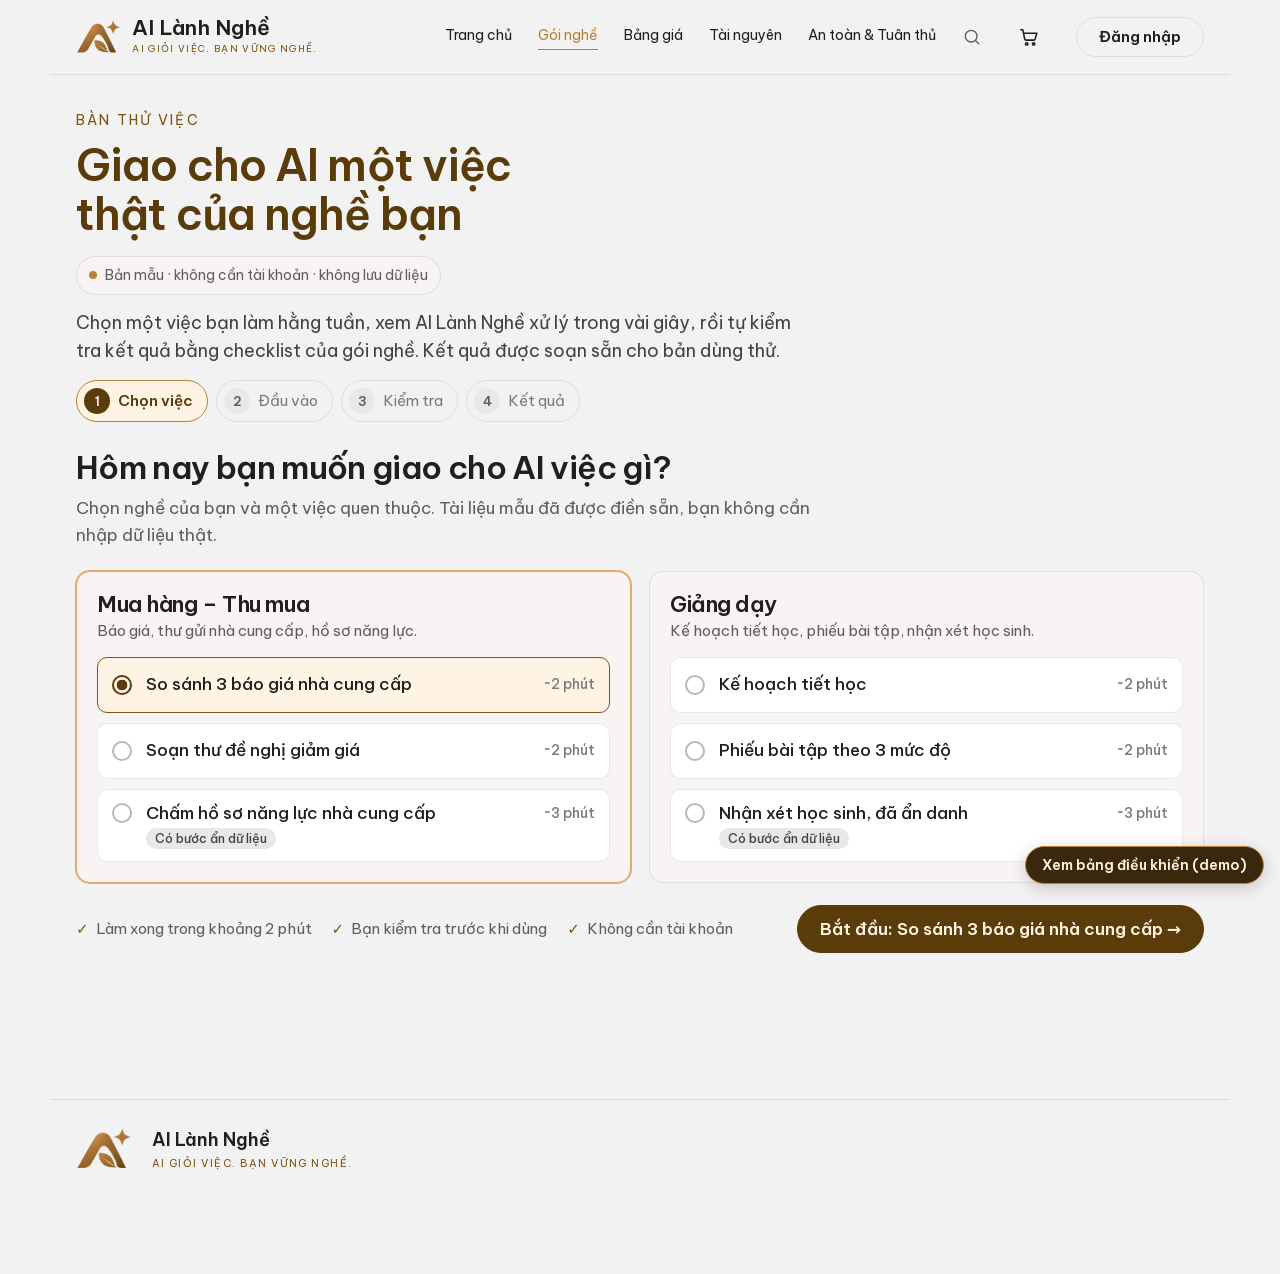
<file: dung-thu.html>
<!DOCTYPE html>
<html lang="vi">
<head>
<meta charset="utf-8">
<meta name="viewport" content="width=device-width, initial-scale=1">
<title>Dùng thử — AI Lành Nghề</title>
<meta name="description" content="AI Lành Nghề đóng gói kỹ năng AI theo từng nghề cho người lao động có chuyên môn từ 40 tuổi trở lên. Làm việc trên web app AI Lành Nghề với tài khoản AI của bạn (OpenRouter, Gemini, OpenAI), kèm sổ tay quy trình, lớp tuân thủ Luật 91/2025/QH15 và người kèm cặp.">
<meta name="robots" content="noindex, nofollow, noarchive, nosnippet, noimageindex">
<meta name="googlebot" content="noindex, nofollow, noarchive, nosnippet">
<meta property="og:title" content="AI Lành Nghề — AI giỏi việc. Bạn vững nghề.">
<meta property="og:description" content="AI không lấy việc của bạn. Người biết dùng AI mới lấy.">
<meta property="og:type" content="website">
<link rel="icon" href="assets/img/logo.png">
<link rel="stylesheet" href="assets/css/fonts.css">
<link rel="stylesheet" href="assets/css/tokens.css">
<link rel="stylesheet" href="assets/css/site.css">
<link rel="stylesheet" href="assets/css/gio-hang.css">
<link rel="stylesheet" href="assets/css/dung-thu.css">
</head>
<body>
<div class="sitebody">
<header class="nav" style="display: flex; align-items: center; gap: var(--space-4); flex-wrap: wrap; padding: 16px 26px; border-bottom: 1px solid var(--color-divider); position: sticky; top: 0px; z-index: 50; background: var(--color-bg);">
<div class="nav-brand" data-go="index.html" style="display: flex; align-items: center; gap: 11px;;cursor:pointer">
<img alt="Biểu tượng AI Lành Nghề" class="u44" src="assets/img/logo.png"/>
<span class="u45">
<span class="u46">AI Lành Nghề</span>
<span class="u47">AI giỏi việc. Bạn vững nghề.</span>
</span>
</div>
<div class="u48">
<a aria-current="false" class="u3" href="index.html"><span>Trang chủ</span></a>
<a aria-current="page" class="u61" href="goi-nghe.html"><span>Gói nghề</span></a>
<a aria-current="false" class="u3" href="bang-gia.html"><span>Bảng giá</span></a>
<a aria-current="false" class="u3" href="tai-nguyen.html"><span>Tài nguyên</span></a>
<a aria-current="false" class="u3" href="an-toan.html"><span>An toàn &amp; Tuân thủ</span></a>
<span class="u49"><svg class="u6" fill="none" stroke="currentColor" stroke-linecap="round" stroke-linejoin="round" stroke-width="1.6" viewbox="0 0 24 24"><circle cx="11" cy="11" r="7"></circle><path d="M20 20l-3.5-3.5"></path></svg></span>
<a aria-label="Giỏ hàng" class="nav-cart" href="gio-hang.html"><svg aria-hidden="true" fill="none" stroke="currentColor" stroke-linecap="round" stroke-linejoin="round" stroke-width="1.7" viewbox="0 0 24 24"><path d="M3 4h2.2l2.1 10.2a1.5 1.5 0 0 0 1.5 1.2h8.4a1.5 1.5 0 0 0 1.5-1.1L20.5 8H6.1"></path><circle cx="9.5" cy="19.5" r="1.3"></circle><circle cx="17" cy="19.5" r="1.3"></circle></svg><span class="nav-cart-n" data-gio-dem="" hidden="">0</span></a><button class="btn btn-secondary u50" data-go="https://ai-lanh-nghe-app.nghoangan-bt96.workers.dev/app/dang-nhap/?from=site">Đăng nhập</button>

</div>
</header>
<main class="dt" data-dung-thu data-step="chon">
  <div class="dt-top">
    <div class="dt-top-row">
      <div style="display:grid;gap:10px">
        <span class="dt-eyebrow">Bàn thử việc</span>
        <h1 class="dt-title">Giao cho AI một việc thật của nghề bạn</h1>
      </div>
      <span class="dt-sample">Bản mẫu · không cần tài khoản · không lưu dữ liệu</span>
    </div>
    <p class="dt-lead">Chọn một việc bạn làm hằng tuần, xem AI Lành Nghề xử lý trong vài giây, rồi tự kiểm tra kết quả bằng checklist của gói nghề. Kết quả được soạn sẵn cho bản dùng thử.</p>
    <ol class="dt-stepper" data-dt-stepper aria-label="Các bước dùng thử"></ol>
  </div>
  <div class="dt-view" data-dt-view>
    <noscript><p class="dt-noscript">Trang dùng thử cần bật JavaScript. Bạn vẫn có thể xem ví dụ tình huống trên trang <a href="nghe-mua-hang.html">Gói nghề Mua hàng</a> và <a href="nghe-giang-day.html">Gói nghề Giảng dạy</a>.</p></noscript>
  </div>
</main>
<footer style="margin-top: 50px; border-top: 1px solid var(--color-divider); padding: 26px; display: flex; gap: 20px; align-items: center; flex-wrap: wrap;">
<img alt="AI Lành Nghề" class="u54" src="assets/img/logo.png"/>
<div class="u55">
<div class="u31">AI Lành Nghề</div>
<div class="u56">AI giỏi việc. Bạn vững nghề.</div>
</div>

</footer>
</div>
<div class="float-bar"><a id="modeswitch" href="https://ai-lanh-nghe-app.nghoangan-bt96.workers.dev/app/dang-nhap/?from=site&demo=doanh-nghiep&next=%2Fapp%2Fbang-dieu-khien%2F">Xem bảng điều khiển (demo)</a></div>
<script src="assets/js/site.js"></script>
<script src="assets/js/dung-thu-data.js"></script>
<script src="assets/js/dung-thu.js"></script>
<script src="assets/js/tinh-tien.js"></script>
<script src="assets/js/gio-hang.js"></script>
</body>
</html>
</file>
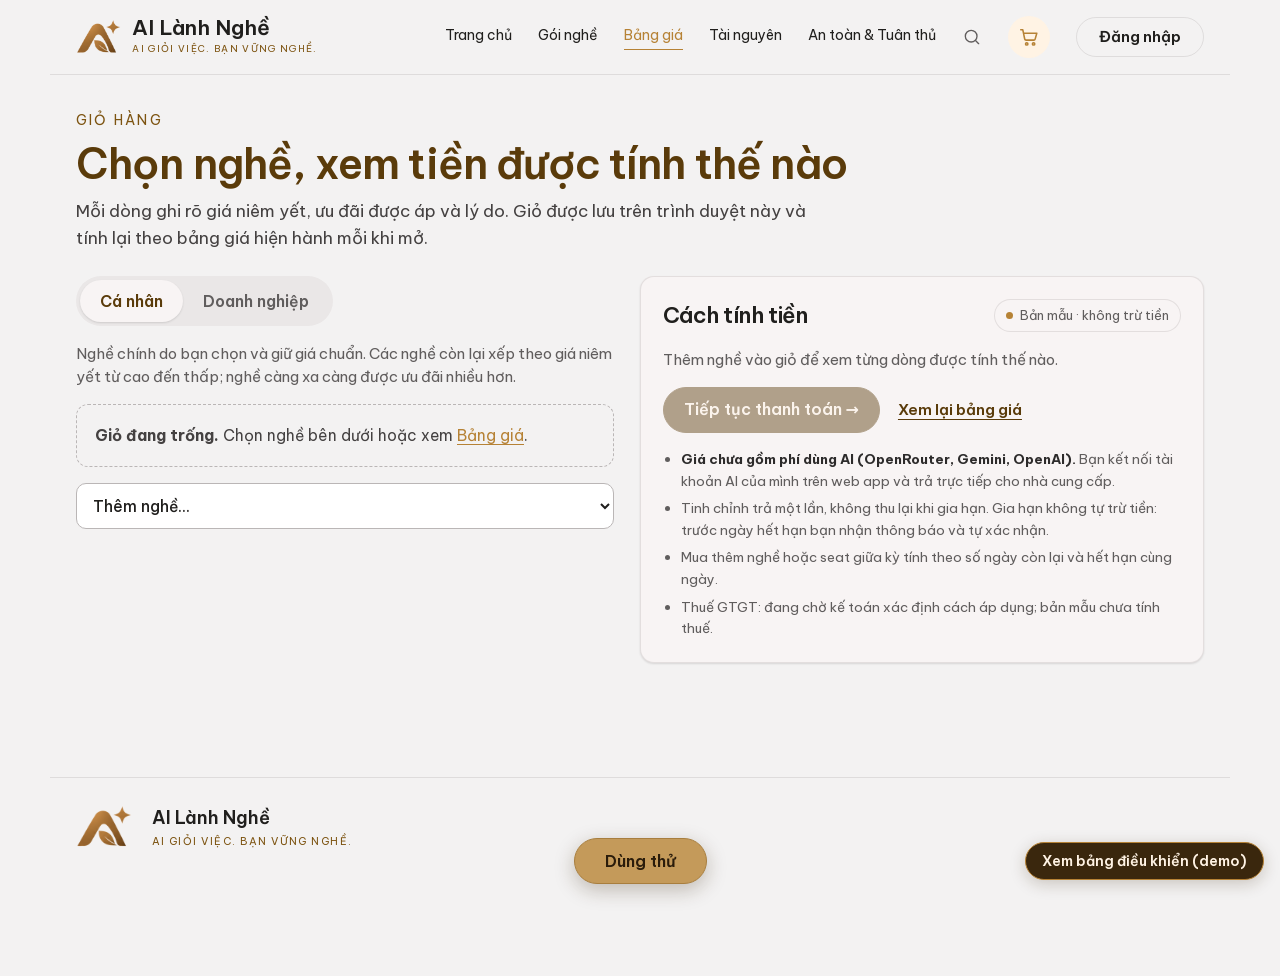
<file: gio-hang.html>
<!DOCTYPE html>
<html lang="vi">
<head>
<meta charset="utf-8">
<meta name="viewport" content="width=device-width, initial-scale=1">
<title>Giỏ hàng — AI Lành Nghề</title>
<meta name="description" content="AI Lành Nghề đóng gói kỹ năng AI theo từng nghề cho người lao động có chuyên môn từ 40 tuổi trở lên. Làm việc trên web app AI Lành Nghề với tài khoản AI của bạn (OpenRouter, Gemini, OpenAI), kèm sổ tay quy trình, lớp tuân thủ Luật 91/2025/QH15 và người kèm cặp.">
<meta name="robots" content="noindex, nofollow, noarchive, nosnippet, noimageindex">
<meta name="googlebot" content="noindex, nofollow, noarchive, nosnippet">
<meta property="og:title" content="AI Lành Nghề — AI giỏi việc. Bạn vững nghề.">
<meta property="og:description" content="AI không lấy việc của bạn. Người biết dùng AI mới lấy.">
<meta property="og:type" content="website">
<link rel="icon" href="assets/img/logo.png">
<link rel="stylesheet" href="assets/css/fonts.css">
<link rel="stylesheet" href="assets/css/tokens.css">
<link rel="stylesheet" href="assets/css/site.css">
<link rel="stylesheet" href="assets/css/gio-hang.css">
</head>
<body>
<div class="sitebody">
<header class="nav" style="display: flex; align-items: center; gap: var(--space-4); flex-wrap: wrap; padding: 16px 26px; border-bottom: 1px solid var(--color-divider); position: sticky; top: 0px; z-index: 50; background: var(--color-bg);">
<div class="nav-brand" data-go="index.html" style="display: flex; align-items: center; gap: 11px;;cursor:pointer">
<img alt="Biểu tượng AI Lành Nghề" class="u44" src="assets/img/logo.png"/>
<span class="u45">
<span class="u46">AI Lành Nghề</span>
<span class="u47">AI giỏi việc. Bạn vững nghề.</span>
</span>
</div>
<div class="u48">
<a aria-current="false" class="u3" href="index.html"><span>Trang chủ</span></a>
<a aria-current="false" class="u3" href="goi-nghe.html"><span>Gói nghề</span></a>
<a aria-current="page" class="u61" href="bang-gia.html"><span>Bảng giá</span></a>
<a aria-current="false" class="u3" href="tai-nguyen.html"><span>Tài nguyên</span></a>
<a aria-current="false" class="u3" href="an-toan.html"><span>An toàn &amp; Tuân thủ</span></a>
<span class="u49"><svg class="u6" fill="none" stroke="currentColor" stroke-linecap="round" stroke-linejoin="round" stroke-width="1.6" viewbox="0 0 24 24"><circle cx="11" cy="11" r="7"></circle><path d="M20 20l-3.5-3.5"></path></svg></span>
<a aria-current="page" aria-label="Giỏ hàng" class="nav-cart" href="gio-hang.html"><svg aria-hidden="true" fill="none" stroke="currentColor" stroke-linecap="round" stroke-linejoin="round" stroke-width="1.7" viewbox="0 0 24 24"><path d="M3 4h2.2l2.1 10.2a1.5 1.5 0 0 0 1.5 1.2h8.4a1.5 1.5 0 0 0 1.5-1.1L20.5 8H6.1"></path><circle cx="9.5" cy="19.5" r="1.3"></circle><circle cx="17" cy="19.5" r="1.3"></circle></svg><span class="nav-cart-n" data-gio-dem="" hidden="">0</span></a><button class="btn btn-secondary u50" data-go="https://ai-lanh-nghe-app.nghoangan-bt96.workers.dev/app/dang-nhap/?from=site">Đăng nhập</button>

</div>
</header>
<main class="gh" data-gio-hang>
  <div class="gh-top">
    <span class="gh-eyebrow">Giỏ hàng</span>
    <h1 class="gh-title">Chọn nghề, xem tiền được tính thế nào</h1>
    <p class="gh-lead">Mỗi dòng ghi rõ giá niêm yết, ưu đãi được áp và lý do. Giỏ được lưu trên trình duyệt này và tính lại theo bảng giá hiện hành mỗi khi mở.</p>
  </div>
  <div class="gh-layout">
    <div class="gh-editor" data-gh-editor><p class="gh-help">Bật JavaScript để dùng giỏ hàng.</p></div>
    <aside class="gh-summary" data-gh-summary aria-label="Tóm tắt đơn hàng"></aside>
  </div>
  <p class="sr-only" aria-live="polite" data-gio-thong-bao></p>
  <p class="sr-only" aria-live="polite" data-gh-live></p>
</main>
<footer style="margin-top: 50px; border-top: 1px solid var(--color-divider); padding: 26px; display: flex; gap: 20px; align-items: center; flex-wrap: wrap;">
<img alt="AI Lành Nghề" class="u54" src="assets/img/logo.png"/>
<div class="u55">
<div class="u31">AI Lành Nghề</div>
<div class="u56">AI giỏi việc. Bạn vững nghề.</div>
</div>

</footer>
</div>
<div class="float-bar"><a class="float-trial" href="https://ai-lanh-nghe-app.nghoangan-bt96.workers.dev/app/dang-nhap/?from=site">Dùng thử</a><a id="modeswitch" href="https://ai-lanh-nghe-app.nghoangan-bt96.workers.dev/app/dang-nhap/?from=site&demo=doanh-nghiep&next=%2Fapp%2Fbang-dieu-khien%2F">Xem bảng điều khiển (demo)</a></div>
<script src="assets/js/site.js"></script>
<script src="assets/js/tinh-tien.js"></script>
<script src="assets/js/gio-hang.js"></script>
</body>
</html>
</file>
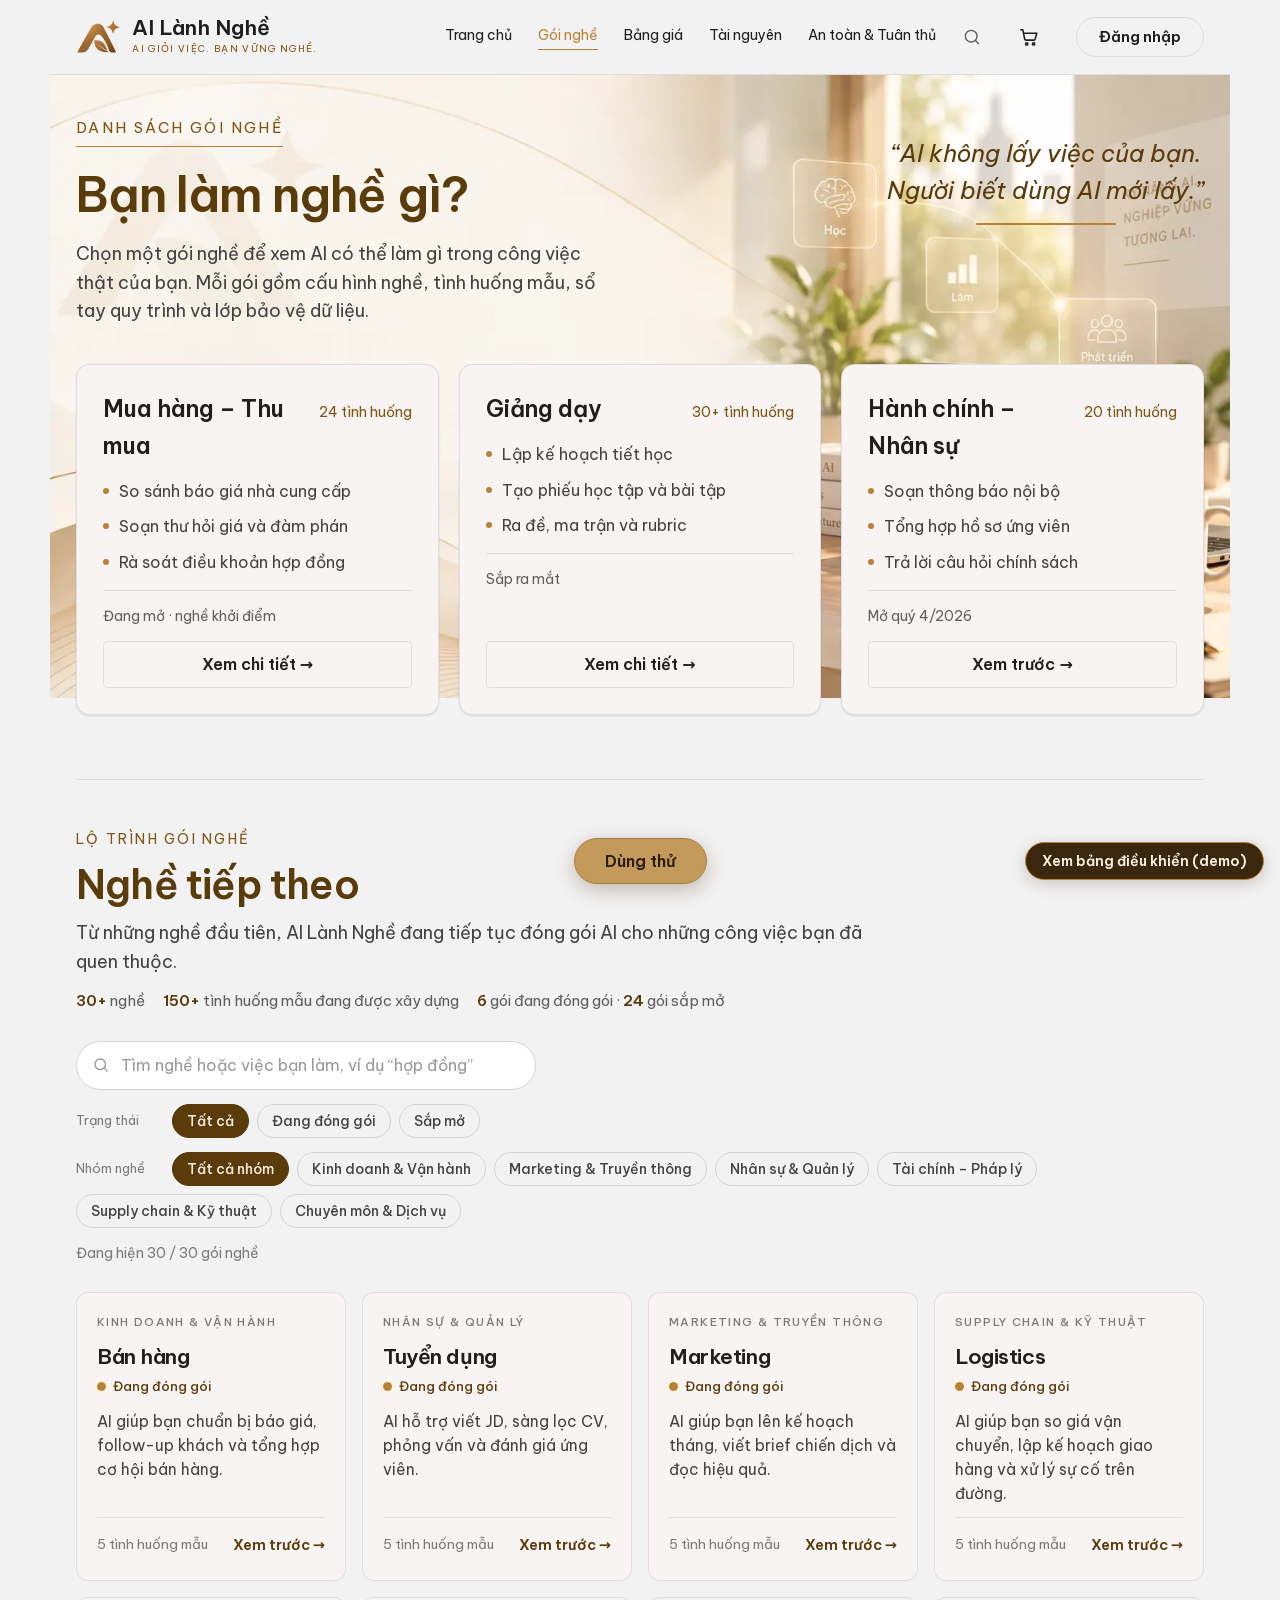
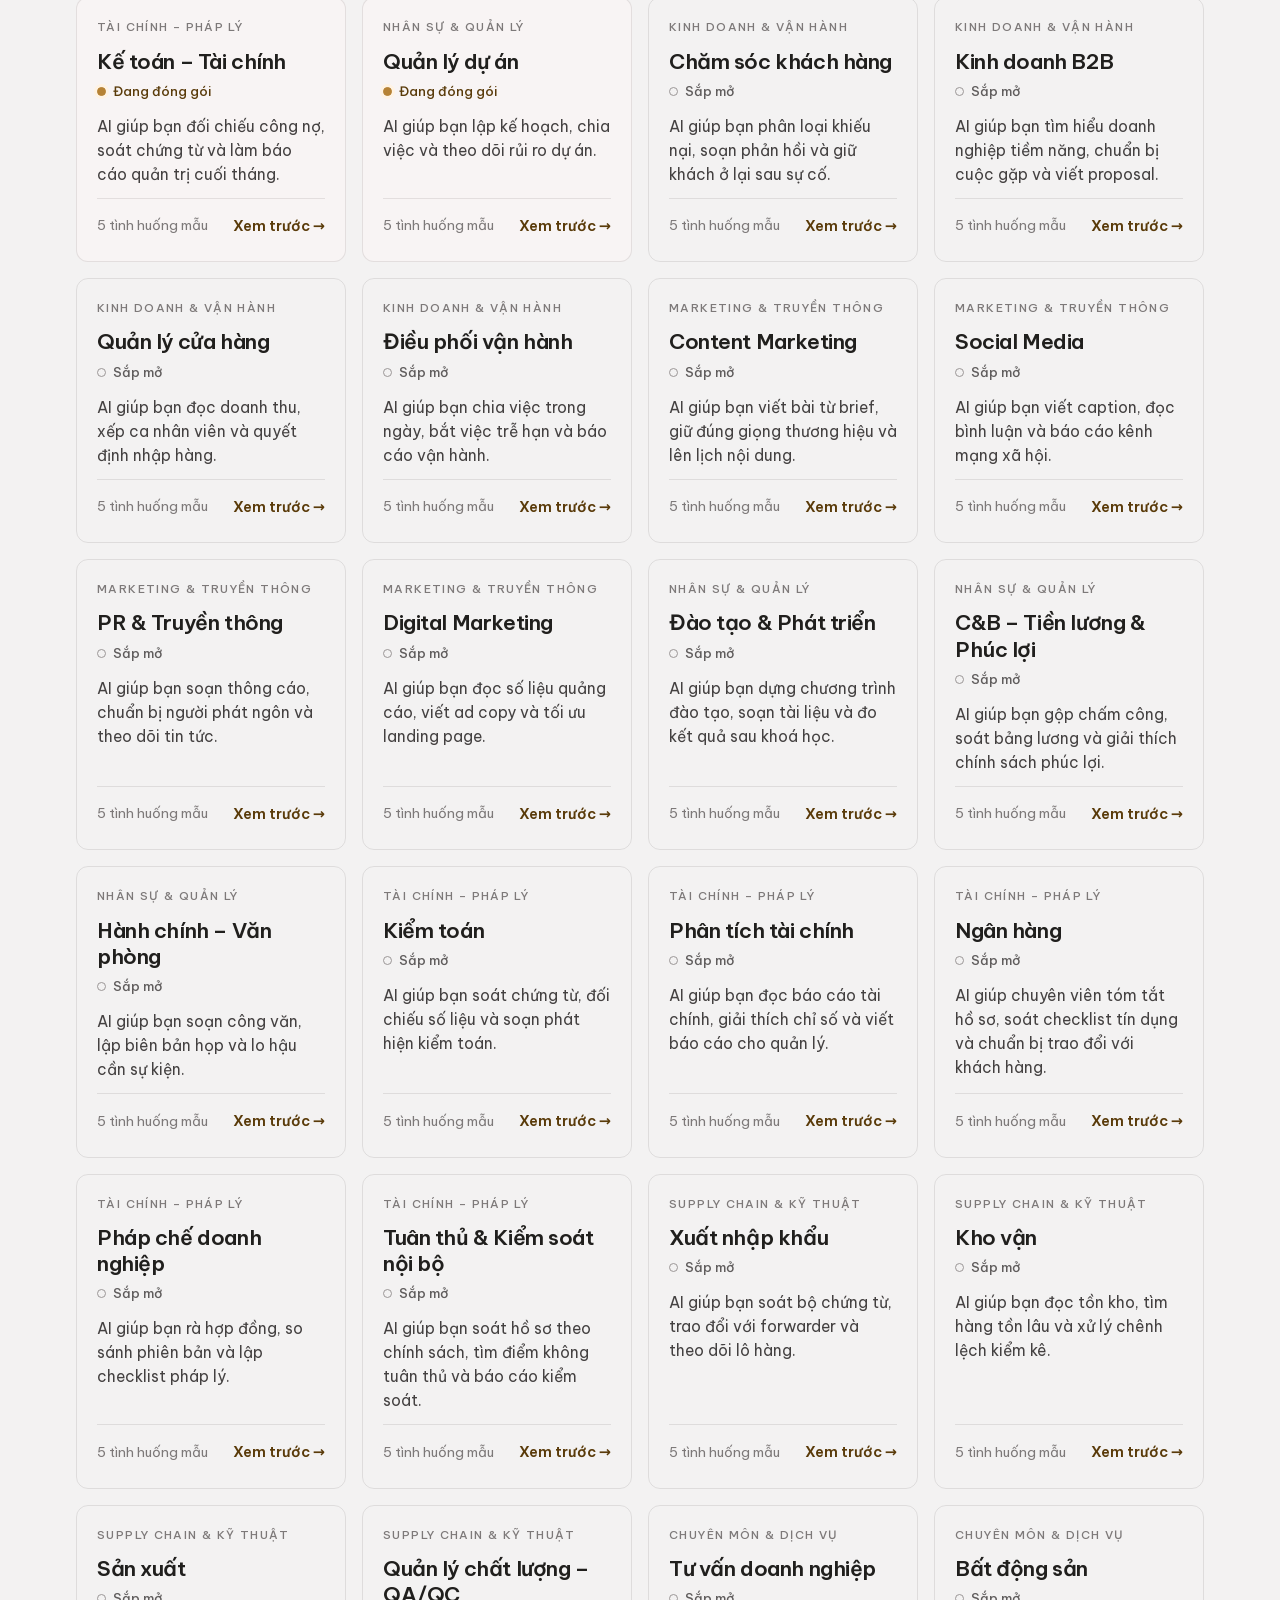
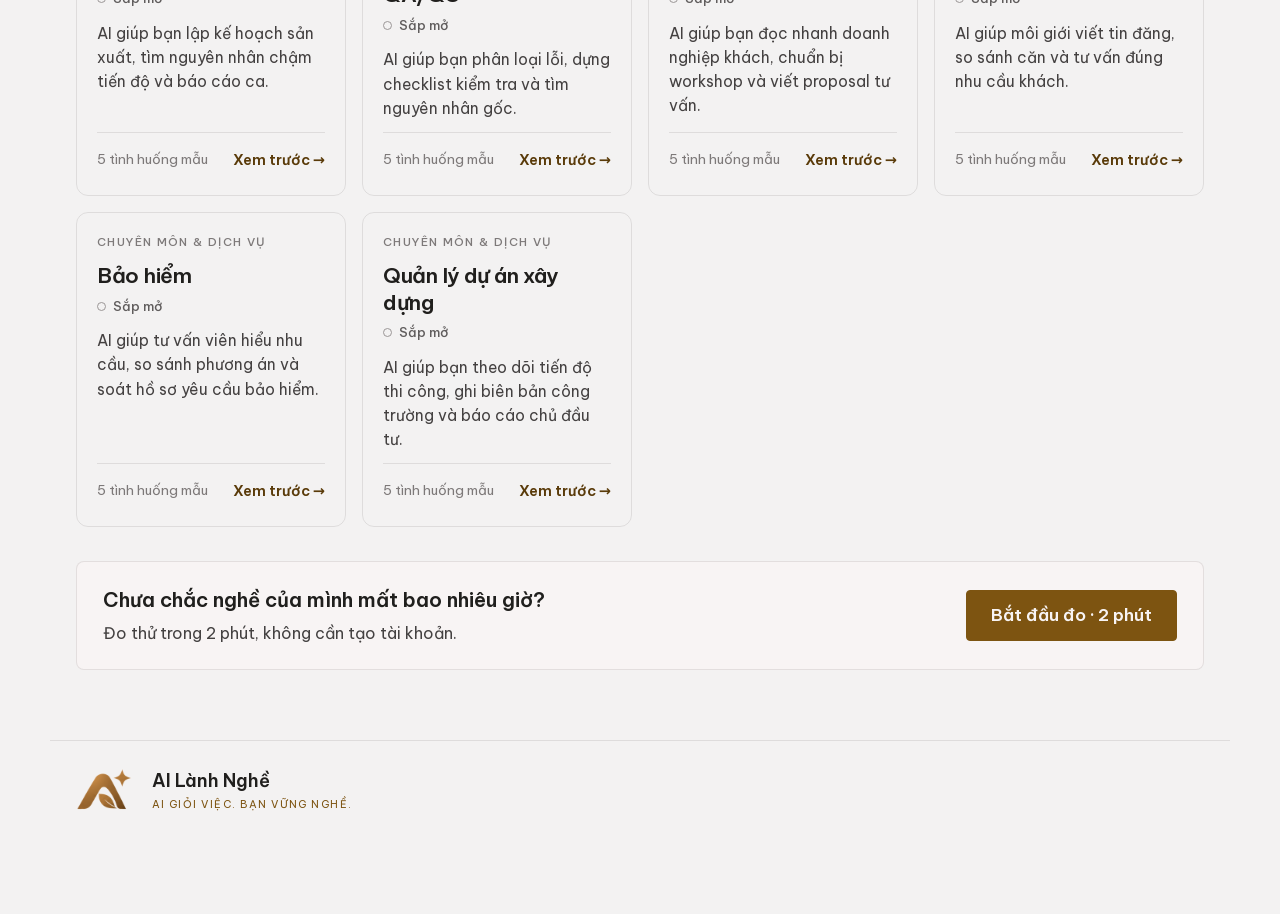
<file: goi-nghe.html>
<!DOCTYPE html>
<html lang="vi">
<head>
<meta charset="utf-8">
<meta name="viewport" content="width=device-width, initial-scale=1">
<title>Gói nghề — AI Lành Nghề</title>
<meta name="description" content="AI Lành Nghề đóng gói kỹ năng AI theo từng nghề cho người lao động có chuyên môn từ 40 tuổi trở lên. Làm việc trên web app AI Lành Nghề với tài khoản AI của bạn (OpenRouter, Gemini, OpenAI), kèm sổ tay quy trình, lớp tuân thủ Luật 91/2025/QH15 và người kèm cặp.">
<meta name="robots" content="noindex, nofollow, noarchive, nosnippet, noimageindex">
<meta name="googlebot" content="noindex, nofollow, noarchive, nosnippet">
<meta property="og:title" content="AI Lành Nghề — AI giỏi việc. Bạn vững nghề.">
<meta property="og:description" content="AI không lấy việc của bạn. Người biết dùng AI mới lấy.">
<meta property="og:type" content="website">
<link rel="icon" href="assets/img/logo.png">
<link rel="stylesheet" href="assets/css/fonts.css">
<link rel="stylesheet" href="assets/css/tokens.css">
<link rel="stylesheet" href="assets/css/site.css">
<link rel="stylesheet" href="assets/css/gio-hang.css">
<link rel="stylesheet" href="assets/css/nghe-tiep-theo.css">
</head>
<body>
<div class="sitebody">
<header class="nav" style="display: flex; align-items: center; gap: var(--space-4); flex-wrap: wrap; padding: 16px 26px; border-bottom: 1px solid var(--color-divider); position: sticky; top: 0px; z-index: 50; background: var(--color-bg);">
<div class="nav-brand" data-go="index.html" style="display: flex; align-items: center; gap: 11px;;cursor:pointer">
<img alt="Biểu tượng AI Lành Nghề" class="u44" src="assets/img/logo.png"/>
<span class="u45">
<span class="u46">AI Lành Nghề</span>
<span class="u47">AI giỏi việc. Bạn vững nghề.</span>
</span>
</div>
<div class="u48">
<a aria-current="false" class="u3" href="index.html"><span>Trang chủ</span></a>
<a aria-current="page" class="u61" href="goi-nghe.html"><span>Gói nghề</span></a>
<a aria-current="false" class="u3" href="bang-gia.html"><span>Bảng giá</span></a>
<a aria-current="false" class="u3" href="tai-nguyen.html"><span>Tài nguyên</span></a>
<a aria-current="false" class="u3" href="an-toan.html"><span>An toàn &amp; Tuân thủ</span></a>
<span class="u49"><svg class="u6" fill="none" stroke="currentColor" stroke-linecap="round" stroke-linejoin="round" stroke-width="1.6" viewbox="0 0 24 24"><circle cx="11" cy="11" r="7"></circle><path d="M20 20l-3.5-3.5"></path></svg></span>
<a aria-label="Giỏ hàng" class="nav-cart" href="gio-hang.html"><svg aria-hidden="true" fill="none" stroke="currentColor" stroke-linecap="round" stroke-linejoin="round" stroke-width="1.7" viewbox="0 0 24 24"><path d="M3 4h2.2l2.1 10.2a1.5 1.5 0 0 0 1.5 1.2h8.4a1.5 1.5 0 0 0 1.5-1.1L20.5 8H6.1"></path><circle cx="9.5" cy="19.5" r="1.3"></circle><circle cx="17" cy="19.5" r="1.3"></circle></svg><span class="nav-cart-n" data-gio-dem="" hidden="">0</span></a><button class="btn btn-secondary u50" data-go="https://ai-lanh-nghe-app.nghoangan-bt96.workers.dev/app/dang-nhap/?from=site">Đăng nhập</button>

</div>
</header>
<main style='padding: 38px 26px 20px; background-image: url("assets/img/hero-goi-nghe.webp"); background-repeat: no-repeat; background-position: center top; background-size: 100% auto;'>
<div style="display: grid; grid-template-columns: repeat(auto-fit, minmax(320px, 1fr)); gap: 36px; align-items: start; margin-bottom: 38px;">
<div>
<div class="u20">Danh sách gói nghề</div>
<h2 style="font-family: var(--font-heading); font-weight: 600; font-size: clamp(30px, 4.4vw, 48px); line-height: 1.1; margin: 0px 0px 18px; max-width: 15em; color: var(--color-accent-800);">Bạn làm nghề gì?</h2>
<p style="max-width: 38em; font-size: 18px; color: var(--color-neutral-800); margin: 0px;">Chọn một gói nghề để xem AI có thể làm gì trong công việc thật của bạn. Mỗi gói gồm cấu hình nghề, tình huống mẫu, sổ tay quy trình và lớp bảo vệ dữ liệu.</p>
</div>
<div style="justify-self: end; max-width: 400px; padding-top: 22px;">
<p style="font-family: var(--font-heading); font-style: italic; font-size: clamp(19px, 2.2vw, 24px); line-height: 1.55; margin: 0px; color: var(--color-accent-800); text-align: center;">“AI không lấy việc của bạn.<br/>Người biết dùng AI mới lấy.”</p>
<div style="width: 140px; height: 2px; background: var(--color-accent); margin: 14px auto 0px; border-radius: 2px;"></div>
</div>
</div>
<div style="display: grid; grid-template-columns: repeat(auto-fit, minmax(280px, 1fr)); gap: 20px; align-items: stretch;">
<div class="pack-card u63">
<div class="u240">
<div class="u241"><span>Mua hàng – Thu mua</span></div>
<div class="u242"><span>24 tình huống</span></div>
</div>
<ul class="u243">
<li class="u1"><span class="u2"></span><span><span>So sánh báo giá nhà cung cấp</span></span></li>
<li class="u1"><span class="u2"></span><span><span>Soạn thư hỏi giá và đàm phán</span></span></li>
<li class="u1"><span class="u2"></span><span><span>Rà soát điều khoản hợp đồng</span></span></li>
</ul>
<div class="u244"><span>Đang mở · nghề khởi điểm</span></div>
<button class="btn btn-secondary u245" data-go="nghe-mua-hang.html"><span>Xem chi tiết →</span></button>
</div>
<div class="pack-card u63">
<div class="u240">
<div class="u241"><span>Giảng dạy</span></div>
<div class="u242"><span>30+ tình huống</span></div>
</div>
<ul class="u243">
<li class="u1"><span class="u2"></span><span><span>Lập kế hoạch tiết học</span></span></li>
<li class="u1"><span class="u2"></span><span><span>Tạo phiếu học tập và bài tập</span></span></li>
<li class="u1"><span class="u2"></span><span><span>Ra đề, ma trận và rubric</span></span></li>
</ul>
<div class="u244"><span>Sắp ra mắt</span></div>
<button class="btn btn-secondary u245" data-go="nghe-giang-day.html"><span>Xem chi tiết →</span></button>
</div>
<div class="pack-card u63">
<div class="u240">
<div class="u241"><span>Hành chính – Nhân sự</span></div>
<div class="u242"><span>20 tình huống</span></div>
</div>
<ul class="u243">
<li class="u1"><span class="u2"></span><span><span>Soạn thông báo nội bộ</span></span></li>
<li class="u1"><span class="u2"></span><span><span>Tổng hợp hồ sơ ứng viên</span></span></li>
<li class="u1"><span class="u2"></span><span><span>Trả lời câu hỏi chính sách</span></span></li>
</ul>
<div class="u244"><span>Mở quý 4/2026</span></div>
<button aria-haspopup="dialog" class="btn btn-secondary u245" data-preview="hanh-chinh-nhan-su"><span>Xem trước →</span></button>
</div>
</div>
<section aria-labelledby="nt-title" class="nt" data-form-fallback="" data-form-options="Mua hàng – Thu mua|Giảng dạy|Hành chính – Nhân sự|Kế toán – Tài chính|Bán hàng|Chăm sóc khách hàng|Kinh doanh B2B|Quản lý cửa hàng|Điều phối vận hành|Quản lý dự án|Marketing|Content Marketing|Social Media|PR &amp; Truyền thông|Digital Marketing|Tuyển dụng|Đào tạo &amp; Phát triển|C&amp;B – Tiền lương &amp; Phúc lợi|Hành chính – Văn phòng|Kiểm toán|Phân tích tài chính|Ngân hàng|Pháp chế doanh nghiệp|Tuân thủ &amp; Kiểm soát nội bộ|Logistics|Xuất nhập khẩu|Kho vận|Sản xuất|Quản lý chất lượng – QA/QC|Tư vấn doanh nghiệp|Bất động sản|Bảo hiểm|Quản lý dự án xây dựng" data-form-url="https://docs.google.com/forms/d/e/1FAIpQLSeJ6giyVytTpSNwVcqd6qS1-9CQJudxRQDZJ2aEc-qMkzYLiA/viewform?usp=pp_url&amp;entry.1437114100={nghe}" data-nghe-tiep-theo="" id="nghe-tiep-theo">
<div class="nt-head">
<span class="nt-eyebrow">Lộ trình gói nghề</span>
<h2 class="nt-title" id="nt-title">Nghề tiếp theo</h2>
<p class="nt-lead">Từ những nghề đầu tiên, AI Lành Nghề đang tiếp tục đóng gói AI cho những công việc bạn đã quen thuộc.</p>
<div class="nt-stats"><span><b>30+</b> nghề</span><span><b>150+</b> tình huống mẫu đang được xây dựng</span><span><b>6</b> gói đang đóng gói · <b>24</b> gói sắp mở</span></div>
</div>
<div class="nt-tools">
<label class="nt-search" for="nt-q">
<svg aria-hidden="true" fill="none" stroke="currentColor" stroke-linecap="round" stroke-width="1.8" viewbox="0 0 24 24"><circle cx="11" cy="11" r="7"></circle><path d="M20 20l-3.5-3.5"></path></svg>
<input aria-label="Tìm nghề hoặc công việc" autocomplete="off" id="nt-q" placeholder="Tìm nghề hoặc việc bạn làm, ví dụ “hợp đồng”" type="search"/>
</label>
<div aria-label="Lọc theo trạng thái" class="nt-filters" role="group">
<span class="nt-filter-k">Trạng thái</span>
<button aria-pressed="true" class="nt-chip" data-filter="status" data-value="all" type="button">Tất cả</button>
<button aria-pressed="false" class="nt-chip" data-filter="status" data-value="dong-goi" type="button">Đang đóng gói</button>
<button aria-pressed="false" class="nt-chip" data-filter="status" data-value="sap-mo" type="button">Sắp mở</button>
</div>
<div aria-label="Lọc theo nhóm nghề" class="nt-filters" role="group">
<span class="nt-filter-k">Nhóm nghề</span>
<button aria-pressed="true" class="nt-chip" data-filter="group" data-value="all" type="button">Tất cả nhóm</button>
<button aria-pressed="false" class="nt-chip" data-filter="group" data-value="Kinh doanh &amp; Vận hành" type="button">Kinh doanh &amp; Vận hành</button><button aria-pressed="false" class="nt-chip" data-filter="group" data-value="Marketing &amp; Truyền thông" type="button">Marketing &amp; Truyền thông</button><button aria-pressed="false" class="nt-chip" data-filter="group" data-value="Nhân sự &amp; Quản lý" type="button">Nhân sự &amp; Quản lý</button><button aria-pressed="false" class="nt-chip" data-filter="group" data-value="Tài chính – Pháp lý" type="button">Tài chính – Pháp lý</button><button aria-pressed="false" class="nt-chip" data-filter="group" data-value="Supply chain &amp; Kỹ thuật" type="button">Supply chain &amp; Kỹ thuật</button><button aria-pressed="false" class="nt-chip" data-filter="group" data-value="Chuyên môn &amp; Dịch vụ" type="button">Chuyên môn &amp; Dịch vụ</button>
</div>
<span aria-live="polite" class="nt-result" data-nt-result="">Đang hiện 30 / 30 gói nghề</span>
</div>
<div class="nt-grid">
<article class="nt-card nt-card--dong-goi" data-group="Kinh doanh &amp; Vận hành" data-search="ban hang kinh doanh &amp; van hanh ai giup ban chuan bi bao gia, follow-up khach va tong hop co hoi ban hang. soan bao gia cho khach hang soan email/tin nhan follow-up khach hang phan tich nhu cau tu cuoc trao doi voi khach chuan bi kich ban tu van san pham tong hop va bao cao tinh hinh ban hang" data-status="dong-goi"><span class="nt-group">Kinh doanh &amp; Vận hành</span><div class="nt-card-title"><h3 class="nt-name">Bán hàng</h3><span class="nt-status nt-status--dong-goi">Đang đóng gói</span></div><p class="nt-desc">AI giúp bạn chuẩn bị báo giá, follow-up khách và tổng hợp cơ hội bán hàng.</p><div class="nt-card-foot"><span class="nt-count">5 tình huống mẫu</span><button aria-haspopup="dialog" class="nt-preview" data-preview="ban-hang" type="button">Xem trước →</button></div></article>
<article class="nt-card nt-card--dong-goi" data-group="Nhân sự &amp; Quản lý" data-search="tuyen dung nhan su &amp; quan ly ai ho tro viet jd, sang loc cv, phong van va danh gia ung vien. viet jd tu yeu cau tuyen dung sang loc cv theo tieu chi tom tat ho so ung vien tao bo cau hoi phong van lap bang danh gia ung vien" data-status="dong-goi"><span class="nt-group">Nhân sự &amp; Quản lý</span><div class="nt-card-title"><h3 class="nt-name">Tuyển dụng</h3><span class="nt-status nt-status--dong-goi">Đang đóng gói</span></div><p class="nt-desc">AI hỗ trợ viết JD, sàng lọc CV, phỏng vấn và đánh giá ứng viên.</p><div class="nt-card-foot"><span class="nt-count">5 tình huống mẫu</span><button aria-haspopup="dialog" class="nt-preview" data-preview="tuyen-dung" type="button">Xem trước →</button></div></article>
<article class="nt-card nt-card--dong-goi" data-group="Marketing &amp; Truyền thông" data-search="marketing marketing &amp; truyen thong ai giup ban len ke hoach thang, viet brief chien dich va doc hieu qua. lap ke hoach marketing thang phan tich khach hang muc tieu xay dung campaign brief tong hop hieu qua chien dich de xuat y tuong campaign moi" data-status="dong-goi"><span class="nt-group">Marketing &amp; Truyền thông</span><div class="nt-card-title"><h3 class="nt-name">Marketing</h3><span class="nt-status nt-status--dong-goi">Đang đóng gói</span></div><p class="nt-desc">AI giúp bạn lên kế hoạch tháng, viết brief chiến dịch và đọc hiệu quả.</p><div class="nt-card-foot"><span class="nt-count">5 tình huống mẫu</span><button aria-haspopup="dialog" class="nt-preview" data-preview="marketing" type="button">Xem trước →</button></div></article>
<article class="nt-card nt-card--dong-goi" data-group="Supply chain &amp; Kỹ thuật" data-search="logistics supply chain &amp; ky thuat ai giup ban so gia van chuyen, lap ke hoach giao hang va xu ly su co tren duong. so sanh bao gia van chuyen lap ke hoach giao hang theo doi trang thai shipment xu ly su co giao hang tong hop bao cao logistics" data-status="dong-goi"><span class="nt-group">Supply chain &amp; Kỹ thuật</span><div class="nt-card-title"><h3 class="nt-name">Logistics</h3><span class="nt-status nt-status--dong-goi">Đang đóng gói</span></div><p class="nt-desc">AI giúp bạn so giá vận chuyển, lập kế hoạch giao hàng và xử lý sự cố trên đường.</p><div class="nt-card-foot"><span class="nt-count">5 tình huống mẫu</span><button aria-haspopup="dialog" class="nt-preview" data-preview="logistics" type="button">Xem trước →</button></div></article>
<article class="nt-card nt-card--dong-goi" data-group="Tài chính – Pháp lý" data-search="ke toan – tai chinh tai chinh – phap ly ai giup ban doi chieu cong no, soat chung tu va lam bao cao quan tri cuoi thang. doi chieu cong no nha cung cap soan thu nhac thanh toan phan tich chi phi theo bo phan lap bao cao quan tri cuoi thang de xuat ke hoach dong tien" data-status="dong-goi"><span class="nt-group">Tài chính – Pháp lý</span><div class="nt-card-title"><h3 class="nt-name">Kế toán – Tài chính</h3><span class="nt-status nt-status--dong-goi">Đang đóng gói</span></div><p class="nt-desc">AI giúp bạn đối chiếu công nợ, soát chứng từ và làm báo cáo quản trị cuối tháng.</p><div class="nt-card-foot"><span class="nt-count">5 tình huống mẫu</span><button aria-haspopup="dialog" class="nt-preview" data-preview="ke-toan-tai-chinh" type="button">Xem trước →</button></div></article>
<article class="nt-card nt-card--dong-goi" data-group="Nhân sự &amp; Quản lý" data-search="quan ly du an nhan su &amp; quan ly ai giup ban lap ke hoach, chia viec va theo doi rui ro du an. tao project plan tu yeu cau phan ra cong viec thanh task theo doi tien do du an tong hop risk/issue chuan bi bao cao trang thai du an" data-status="dong-goi"><span class="nt-group">Nhân sự &amp; Quản lý</span><div class="nt-card-title"><h3 class="nt-name">Quản lý dự án</h3><span class="nt-status nt-status--dong-goi">Đang đóng gói</span></div><p class="nt-desc">AI giúp bạn lập kế hoạch, chia việc và theo dõi rủi ro dự án.</p><div class="nt-card-foot"><span class="nt-count">5 tình huống mẫu</span><button aria-haspopup="dialog" class="nt-preview" data-preview="quan-ly-du-an" type="button">Xem trước →</button></div></article>
<article class="nt-card nt-card--sap-mo" data-group="Kinh doanh &amp; Vận hành" data-search="cham soc khach hang kinh doanh &amp; van hanh ai giup ban phan loai khieu nai, soan phan hoi va giu khach o lai sau su co. phan loai yeu cau/khieu nai cua khach soan phan hoi cho khach hang tom tat lich su trao doi de xuat phuong an xu ly khieu nai tong hop bao cao cskh" data-status="sap-mo"><span class="nt-group">Kinh doanh &amp; Vận hành</span><div class="nt-card-title"><h3 class="nt-name">Chăm sóc khách hàng</h3><span class="nt-status nt-status--sap-mo">Sắp mở</span></div><p class="nt-desc">AI giúp bạn phân loại khiếu nại, soạn phản hồi và giữ khách ở lại sau sự cố.</p><div class="nt-card-foot"><span class="nt-count">5 tình huống mẫu</span><button aria-haspopup="dialog" class="nt-preview" data-preview="cham-soc-khach-hang" type="button">Xem trước →</button></div></article>
<article class="nt-card nt-card--sap-mo" data-group="Kinh doanh &amp; Vận hành" data-search="kinh doanh b2b kinh doanh &amp; van hanh ai giup ban tim hieu doanh nghiep tiem nang, chuan bi cuoc gap va viet proposal. phan tich thong tin doanh nghiep tiem nang chuan bi ho so truoc cuoc gap soan email tiep can khach hang chuan bi proposal ban hang tom tat va de xuat buoc tiep theo sau cuoc hop" data-status="sap-mo"><span class="nt-group">Kinh doanh &amp; Vận hành</span><div class="nt-card-title"><h3 class="nt-name">Kinh doanh B2B</h3><span class="nt-status nt-status--sap-mo">Sắp mở</span></div><p class="nt-desc">AI giúp bạn tìm hiểu doanh nghiệp tiềm năng, chuẩn bị cuộc gặp và viết proposal.</p><div class="nt-card-foot"><span class="nt-count">5 tình huống mẫu</span><button aria-haspopup="dialog" class="nt-preview" data-preview="kinh-doanh-b2b" type="button">Xem trước →</button></div></article>
<article class="nt-card nt-card--sap-mo" data-group="Kinh doanh &amp; Vận hành" data-search="quan ly cua hang kinh doanh &amp; van hanh ai giup ban doc doanh thu, xep ca nhan vien va quyet dinh nhap hang. lap bao cao doanh thu theo ngay/tuan phan tich san pham ban chay/cham lap lich phan ca nhan vien xu ly phan anh cua khach hang de xuat ke hoach nhap hang" data-status="sap-mo"><span class="nt-group">Kinh doanh &amp; Vận hành</span><div class="nt-card-title"><h3 class="nt-name">Quản lý cửa hàng</h3><span class="nt-status nt-status--sap-mo">Sắp mở</span></div><p class="nt-desc">AI giúp bạn đọc doanh thu, xếp ca nhân viên và quyết định nhập hàng.</p><div class="nt-card-foot"><span class="nt-count">5 tình huống mẫu</span><button aria-haspopup="dialog" class="nt-preview" data-preview="quan-ly-cua-hang" type="button">Xem trước →</button></div></article>
<article class="nt-card nt-card--sap-mo" data-group="Kinh doanh &amp; Vận hành" data-search="dieu phoi van hanh kinh doanh &amp; van hanh ai giup ban chia viec trong ngay, bat viec tre han va bao cao van hanh. phan cong cong viec trong ngay tong hop tinh trang cong viec phat hien cong viec tre han soan thong bao dieu phoi lap bao cao van hanh" data-status="sap-mo"><span class="nt-group">Kinh doanh &amp; Vận hành</span><div class="nt-card-title"><h3 class="nt-name">Điều phối vận hành</h3><span class="nt-status nt-status--sap-mo">Sắp mở</span></div><p class="nt-desc">AI giúp bạn chia việc trong ngày, bắt việc trễ hạn và báo cáo vận hành.</p><div class="nt-card-foot"><span class="nt-count">5 tình huống mẫu</span><button aria-haspopup="dialog" class="nt-preview" data-preview="dieu-phoi-van-hanh" type="button">Xem trước →</button></div></article>
<article class="nt-card nt-card--sap-mo" data-group="Marketing &amp; Truyền thông" data-search="content marketing marketing &amp; truyen thong ai giup ban viet bai tu brief, giu dung giong thuong hieu va len lich noi dung. viet bai blog tu brief bien mot noi dung thanh nhieu format viet tieu de va mo bai chinh sua noi dung theo brand voice lap content calendar" data-status="sap-mo"><span class="nt-group">Marketing &amp; Truyền thông</span><div class="nt-card-title"><h3 class="nt-name">Content Marketing</h3><span class="nt-status nt-status--sap-mo">Sắp mở</span></div><p class="nt-desc">AI giúp bạn viết bài từ brief, giữ đúng giọng thương hiệu và lên lịch nội dung.</p><div class="nt-card-foot"><span class="nt-count">5 tình huống mẫu</span><button aria-haspopup="dialog" class="nt-preview" data-preview="content-marketing" type="button">Xem trước →</button></div></article>
<article class="nt-card nt-card--sap-mo" data-group="Marketing &amp; Truyền thông" data-search="social media marketing &amp; truyen thong ai giup ban viet caption, doc binh luan va bao cao kenh mang xa hoi. lap lich dang bai viet caption facebook/instagram viet noi dung linkedin phan tich phan hoi/comment tong hop bao cao social media" data-status="sap-mo"><span class="nt-group">Marketing &amp; Truyền thông</span><div class="nt-card-title"><h3 class="nt-name">Social Media</h3><span class="nt-status nt-status--sap-mo">Sắp mở</span></div><p class="nt-desc">AI giúp bạn viết caption, đọc bình luận và báo cáo kênh mạng xã hội.</p><div class="nt-card-foot"><span class="nt-count">5 tình huống mẫu</span><button aria-haspopup="dialog" class="nt-preview" data-preview="social-media" type="button">Xem trước →</button></div></article>
<article class="nt-card nt-card--sap-mo" data-group="Marketing &amp; Truyền thông" data-search="pr &amp; truyen thong marketing &amp; truyen thong ai giup ban soan thong cao, chuan bi nguoi phat ngon va theo doi tin tuc. soan thong cao bao chi viet media pitch chuan bi q&amp;a cho nguoi phat ngon tong hop thong tin truyen thong chuan bi bao cao pr campaign" data-status="sap-mo"><span class="nt-group">Marketing &amp; Truyền thông</span><div class="nt-card-title"><h3 class="nt-name">PR &amp; Truyền thông</h3><span class="nt-status nt-status--sap-mo">Sắp mở</span></div><p class="nt-desc">AI giúp bạn soạn thông cáo, chuẩn bị người phát ngôn và theo dõi tin tức.</p><div class="nt-card-foot"><span class="nt-count">5 tình huống mẫu</span><button aria-haspopup="dialog" class="nt-preview" data-preview="pr-truyen-thong" type="button">Xem trước →</button></div></article>
<article class="nt-card nt-card--sap-mo" data-group="Marketing &amp; Truyền thông" data-search="digital marketing marketing &amp; truyen thong ai giup ban doc so lieu quang cao, viet ad copy va toi uu landing page. phan tich hieu qua quang cao so sanh hieu qua cac campaign viet ad copy phan tich landing page lap bao cao marketing performance" data-status="sap-mo"><span class="nt-group">Marketing &amp; Truyền thông</span><div class="nt-card-title"><h3 class="nt-name">Digital Marketing</h3><span class="nt-status nt-status--sap-mo">Sắp mở</span></div><p class="nt-desc">AI giúp bạn đọc số liệu quảng cáo, viết ad copy và tối ưu landing page.</p><div class="nt-card-foot"><span class="nt-count">5 tình huống mẫu</span><button aria-haspopup="dialog" class="nt-preview" data-preview="digital-marketing" type="button">Xem trước →</button></div></article>
<article class="nt-card nt-card--sap-mo" data-group="Nhân sự &amp; Quản lý" data-search="dao tao &amp; phat trien nhan su &amp; quan ly ai giup ban dung chuong trinh dao tao, soan tai lieu va do ket qua sau khoa hoc. xay dung ke hoach dao tao tao outline chuong trinh dao tao soan tai lieu dao tao tao cau hoi kiem tra danh gia ket qua sau dao tao" data-status="sap-mo"><span class="nt-group">Nhân sự &amp; Quản lý</span><div class="nt-card-title"><h3 class="nt-name">Đào tạo &amp; Phát triển</h3><span class="nt-status nt-status--sap-mo">Sắp mở</span></div><p class="nt-desc">AI giúp bạn dựng chương trình đào tạo, soạn tài liệu và đo kết quả sau khoá học.</p><div class="nt-card-foot"><span class="nt-count">5 tình huống mẫu</span><button aria-haspopup="dialog" class="nt-preview" data-preview="dao-tao-phat-trien" type="button">Xem trước →</button></div></article>
<article class="nt-card nt-card--sap-mo" data-group="Nhân sự &amp; Quản lý" data-search="c&amp;b – tien luong &amp; phuc loi nhan su &amp; quan ly ai giup ban gop cham cong, soat bang luong va giai thich chinh sach phuc loi. tong hop du lieu cham cong kiem tra du lieu tinh luong soan thong bao chinh sach tong hop bien dong nhan su/chi phi lap bao cao c&amp;b" data-status="sap-mo"><span class="nt-group">Nhân sự &amp; Quản lý</span><div class="nt-card-title"><h3 class="nt-name">C&amp;B – Tiền lương &amp; Phúc lợi</h3><span class="nt-status nt-status--sap-mo">Sắp mở</span></div><p class="nt-desc">AI giúp bạn gộp chấm công, soát bảng lương và giải thích chính sách phúc lợi.</p><div class="nt-card-foot"><span class="nt-count">5 tình huống mẫu</span><button aria-haspopup="dialog" class="nt-preview" data-preview="cb-tien-luong" type="button">Xem trước →</button></div></article>
<article class="nt-card nt-card--sap-mo" data-group="Nhân sự &amp; Quản lý" data-search="hanh chinh – van phong nhan su &amp; quan ly ai giup ban soan cong van, lap bien ban hop va lo hau can su kien. soan cong van/thong bao tom tat van ban hanh chinh lap bien ban cuoc hop chuan bi checklist su kien tong hop bao cao hanh chinh" data-status="sap-mo"><span class="nt-group">Nhân sự &amp; Quản lý</span><div class="nt-card-title"><h3 class="nt-name">Hành chính – Văn phòng</h3><span class="nt-status nt-status--sap-mo">Sắp mở</span></div><p class="nt-desc">AI giúp bạn soạn công văn, lập biên bản họp và lo hậu cần sự kiện.</p><div class="nt-card-foot"><span class="nt-count">5 tình huống mẫu</span><button aria-haspopup="dialog" class="nt-preview" data-preview="hanh-chinh-van-phong" type="button">Xem trước →</button></div></article>
<article class="nt-card nt-card--sap-mo" data-group="Tài chính – Pháp lý" data-search="kiem toan tai chinh – phap ly ai giup ban soat chung tu, doi chieu so lieu va soan phat hien kiem toan. kiem tra bo chung tu phan loai cac khoan muc can kiem tra so sanh so lieu giua cac bao cao tong hop audit findings soan draft bao cao kiem toan" data-status="sap-mo"><span class="nt-group">Tài chính – Pháp lý</span><div class="nt-card-title"><h3 class="nt-name">Kiểm toán</h3><span class="nt-status nt-status--sap-mo">Sắp mở</span></div><p class="nt-desc">AI giúp bạn soát chứng từ, đối chiếu số liệu và soạn phát hiện kiểm toán.</p><div class="nt-card-foot"><span class="nt-count">5 tình huống mẫu</span><button aria-haspopup="dialog" class="nt-preview" data-preview="kiem-toan" type="button">Xem trước →</button></div></article>
<article class="nt-card nt-card--sap-mo" data-group="Tài chính – Pháp lý" data-search="phan tich tai chinh tai chinh – phap ly ai giup ban doc bao cao tai chinh, giai thich chi so va viet bao cao cho quan ly. phan tich bao cao tai chinh so sanh doanh thu/chi phi phan tich bien dong ngan sach tinh va giai thich cac chi so tai chinh chuan bi bao cao phan tich cho quan ly" data-status="sap-mo"><span class="nt-group">Tài chính – Pháp lý</span><div class="nt-card-title"><h3 class="nt-name">Phân tích tài chính</h3><span class="nt-status nt-status--sap-mo">Sắp mở</span></div><p class="nt-desc">AI giúp bạn đọc báo cáo tài chính, giải thích chỉ số và viết báo cáo cho quản lý.</p><div class="nt-card-foot"><span class="nt-count">5 tình huống mẫu</span><button aria-haspopup="dialog" class="nt-preview" data-preview="phan-tich-tai-chinh" type="button">Xem trước →</button></div></article>
<article class="nt-card nt-card--sap-mo" data-group="Tài chính – Pháp lý" data-search="ngan hang tai chinh – phap ly ai giup chuyen vien tom tat ho so, soat checklist tin dung va chuan bi trao doi voi khach hang. tom tat ho so khach hang kiem tra checklist ho so phan tich thong tin khoan vay soan noi dung trao doi voi khach hang tong hop bao cao giao dich" data-status="sap-mo"><span class="nt-group">Tài chính – Pháp lý</span><div class="nt-card-title"><h3 class="nt-name">Ngân hàng</h3><span class="nt-status nt-status--sap-mo">Sắp mở</span></div><p class="nt-desc">AI giúp chuyên viên tóm tắt hồ sơ, soát checklist tín dụng và chuẩn bị trao đổi với khách hàng.</p><div class="nt-card-foot"><span class="nt-count">5 tình huống mẫu</span><button aria-haspopup="dialog" class="nt-preview" data-preview="ngan-hang" type="button">Xem trước →</button></div></article>
<article class="nt-card nt-card--sap-mo" data-group="Tài chính – Pháp lý" data-search="phap che doanh nghiep tai chinh – phap ly ai giup ban ra hop dong, so sanh phien ban va lap checklist phap ly. ra soat hop dong so sanh hai phien ban hop dong tom tat dieu khoan quan trong phat hien dieu khoan can luu y soan checklist phap ly" data-status="sap-mo"><span class="nt-group">Tài chính – Pháp lý</span><div class="nt-card-title"><h3 class="nt-name">Pháp chế doanh nghiệp</h3><span class="nt-status nt-status--sap-mo">Sắp mở</span></div><p class="nt-desc">AI giúp bạn rà hợp đồng, so sánh phiên bản và lập checklist pháp lý.</p><div class="nt-card-foot"><span class="nt-count">5 tình huống mẫu</span><button aria-haspopup="dialog" class="nt-preview" data-preview="phap-che" type="button">Xem trước →</button></div></article>
<article class="nt-card nt-card--sap-mo" data-group="Tài chính – Pháp lý" data-search="tuan thu &amp; kiem soat noi bo tai chinh – phap ly ai giup ban soat ho so theo chinh sach, tim diem khong tuan thu va bao cao kiem soat. kiem tra ho so theo checklist doi chieu quy trinh voi chinh sach phat hien diem khong tuan thu tong hop compliance findings chuan bi bao cao kiem soat" data-status="sap-mo"><span class="nt-group">Tài chính – Pháp lý</span><div class="nt-card-title"><h3 class="nt-name">Tuân thủ &amp; Kiểm soát nội bộ</h3><span class="nt-status nt-status--sap-mo">Sắp mở</span></div><p class="nt-desc">AI giúp bạn soát hồ sơ theo chính sách, tìm điểm không tuân thủ và báo cáo kiểm soát.</p><div class="nt-card-foot"><span class="nt-count">5 tình huống mẫu</span><button aria-haspopup="dialog" class="nt-preview" data-preview="tuan-thu" type="button">Xem trước →</button></div></article>
<article class="nt-card nt-card--sap-mo" data-group="Supply chain &amp; Kỹ thuật" data-search="xuat nhap khau supply chain &amp; ky thuat ai giup ban soat bo chung tu, trao doi voi forwarder va theo doi lo hang. kiem tra bo chung tu xuat nhap khau soan email trao doi voi forwarder kiem tra thong tin tren invoice/packing list chuan bi checklist lo hang tong hop tinh trang cac shipment" data-status="sap-mo"><span class="nt-group">Supply chain &amp; Kỹ thuật</span><div class="nt-card-title"><h3 class="nt-name">Xuất nhập khẩu</h3><span class="nt-status nt-status--sap-mo">Sắp mở</span></div><p class="nt-desc">AI giúp bạn soát bộ chứng từ, trao đổi với forwarder và theo dõi lô hàng.</p><div class="nt-card-foot"><span class="nt-count">5 tình huống mẫu</span><button aria-haspopup="dialog" class="nt-preview" data-preview="xuat-nhap-khau" type="button">Xem trước →</button></div></article>
<article class="nt-card nt-card--sap-mo" data-group="Supply chain &amp; Kỹ thuật" data-search="kho van supply chain &amp; ky thuat ai giup ban doc ton kho, tim hang ton lau va xu ly chenh lech kiem ke. phan tich ton kho phat hien hang ton lau lap bao cao nhap – xuat – ton chuan bi ke hoach kiem ke phan tich chenh lech kiem ke" data-status="sap-mo"><span class="nt-group">Supply chain &amp; Kỹ thuật</span><div class="nt-card-title"><h3 class="nt-name">Kho vận</h3><span class="nt-status nt-status--sap-mo">Sắp mở</span></div><p class="nt-desc">AI giúp bạn đọc tồn kho, tìm hàng tồn lâu và xử lý chênh lệch kiểm kê.</p><div class="nt-card-foot"><span class="nt-count">5 tình huống mẫu</span><button aria-haspopup="dialog" class="nt-preview" data-preview="kho-van" type="button">Xem trước →</button></div></article>
<article class="nt-card nt-card--sap-mo" data-group="Supply chain &amp; Kỹ thuật" data-search="san xuat supply chain &amp; ky thuat ai giup ban lap ke hoach san xuat, tim nguyen nhan cham tien do va bao cao ca. lap ke hoach san xuat tong hop tinh trang san xuat phan tich nguyen nhan cham tien do soan bao cao san xuat de xuat xu ly van de phat sinh" data-status="sap-mo"><span class="nt-group">Supply chain &amp; Kỹ thuật</span><div class="nt-card-title"><h3 class="nt-name">Sản xuất</h3><span class="nt-status nt-status--sap-mo">Sắp mở</span></div><p class="nt-desc">AI giúp bạn lập kế hoạch sản xuất, tìm nguyên nhân chậm tiến độ và báo cáo ca.</p><div class="nt-card-foot"><span class="nt-count">5 tình huống mẫu</span><button aria-haspopup="dialog" class="nt-preview" data-preview="san-xuat" type="button">Xem trước →</button></div></article>
<article class="nt-card nt-card--sap-mo" data-group="Supply chain &amp; Kỹ thuật" data-search="quan ly chat luong – qa/qc supply chain &amp; ky thuat ai giup ban phan loai loi, dung checklist kiem tra va tim nguyen nhan goc. phan loai loi san pham phan tich defect report tao checklist kiem tra tong hop bao cao chat luong ho tro phan tich nguyen nhan loi" data-status="sap-mo"><span class="nt-group">Supply chain &amp; Kỹ thuật</span><div class="nt-card-title"><h3 class="nt-name">Quản lý chất lượng – QA/QC</h3><span class="nt-status nt-status--sap-mo">Sắp mở</span></div><p class="nt-desc">AI giúp bạn phân loại lỗi, dựng checklist kiểm tra và tìm nguyên nhân gốc.</p><div class="nt-card-foot"><span class="nt-count">5 tình huống mẫu</span><button aria-haspopup="dialog" class="nt-preview" data-preview="qa-qc" type="button">Xem trước →</button></div></article>
<article class="nt-card nt-card--sap-mo" data-group="Chuyên môn &amp; Dịch vụ" data-search="tu van doanh nghiep chuyen mon &amp; dich vu ai giup ban doc nhanh doanh nghiep khach, chuan bi workshop va viet proposal tu van. tom tat thong tin doanh nghiep phan tich van de tu du lieu khach hang chuan bi agenda workshop tong hop meeting notes soan draft proposal tu van" data-status="sap-mo"><span class="nt-group">Chuyên môn &amp; Dịch vụ</span><div class="nt-card-title"><h3 class="nt-name">Tư vấn doanh nghiệp</h3><span class="nt-status nt-status--sap-mo">Sắp mở</span></div><p class="nt-desc">AI giúp bạn đọc nhanh doanh nghiệp khách, chuẩn bị workshop và viết proposal tư vấn.</p><div class="nt-card-foot"><span class="nt-count">5 tình huống mẫu</span><button aria-haspopup="dialog" class="nt-preview" data-preview="tu-van-doanh-nghiep" type="button">Xem trước →</button></div></article>
<article class="nt-card nt-card--sap-mo" data-group="Chuyên môn &amp; Dịch vụ" data-search="bat dong san chuyen mon &amp; dich vu ai giup moi gioi viet tin dang, so sanh can va tu van dung nhu cau khach. soan noi dung gioi thieu bat dong san tom tat thong tin can nha/du an so sanh cac bat dong san soan kich ban tu van khach hang tong hop danh sach khach hang tiem nang" data-status="sap-mo"><span class="nt-group">Chuyên môn &amp; Dịch vụ</span><div class="nt-card-title"><h3 class="nt-name">Bất động sản</h3><span class="nt-status nt-status--sap-mo">Sắp mở</span></div><p class="nt-desc">AI giúp môi giới viết tin đăng, so sánh căn và tư vấn đúng nhu cầu khách.</p><div class="nt-card-foot"><span class="nt-count">5 tình huống mẫu</span><button aria-haspopup="dialog" class="nt-preview" data-preview="bat-dong-san" type="button">Xem trước →</button></div></article>
<article class="nt-card nt-card--sap-mo" data-group="Chuyên môn &amp; Dịch vụ" data-search="bao hiem chuyen mon &amp; dich vu ai giup tu van vien hieu nhu cau, so sanh phuong an va soat ho so yeu cau bao hiem. tom tat nhu cau khach hang so sanh cac phuong an bao hiem chuan bi noi dung tu van kiem tra checklist ho so tong hop bao cao khach hang/hop dong" data-status="sap-mo"><span class="nt-group">Chuyên môn &amp; Dịch vụ</span><div class="nt-card-title"><h3 class="nt-name">Bảo hiểm</h3><span class="nt-status nt-status--sap-mo">Sắp mở</span></div><p class="nt-desc">AI giúp tư vấn viên hiểu nhu cầu, so sánh phương án và soát hồ sơ yêu cầu bảo hiểm.</p><div class="nt-card-foot"><span class="nt-count">5 tình huống mẫu</span><button aria-haspopup="dialog" class="nt-preview" data-preview="bao-hiem" type="button">Xem trước →</button></div></article>
<article class="nt-card nt-card--sap-mo" data-group="Chuyên môn &amp; Dịch vụ" data-search="quan ly du an xay dung chuyen mon &amp; dich vu ai giup ban theo doi tien do thi cong, ghi bien ban cong truong va bao cao chu dau tu. lap checklist cong viec theo giai doan tong hop tien do thi cong phan tich issue/risk soan bien ban hop cong truong lap bao cao tien do du an" data-status="sap-mo"><span class="nt-group">Chuyên môn &amp; Dịch vụ</span><div class="nt-card-title"><h3 class="nt-name">Quản lý dự án xây dựng</h3><span class="nt-status nt-status--sap-mo">Sắp mở</span></div><p class="nt-desc">AI giúp bạn theo dõi tiến độ thi công, ghi biên bản công trường và báo cáo chủ đầu tư.</p><div class="nt-card-foot"><span class="nt-count">5 tình huống mẫu</span><button aria-haspopup="dialog" class="nt-preview" data-preview="quan-ly-du-an-xay-dung" type="button">Xem trước →</button></div></article>
</div>
<p class="nt-empty" data-nt-empty="" hidden="">Chưa có gói nghề khớp “<span data-nt-q=""></span>”. Thử một việc bạn làm hằng tuần, ví dụ “báo cáo” hoặc “hợp đồng”.</p>
</section>
<div class="nt-overlay" hidden="" id="nt-overlay"></div>
<aside aria-labelledby="nt-d-title" aria-modal="true" class="nt-drawer" hidden="" id="nt-drawer" role="dialog">
<div class="nt-d-head">
<div class="nt-d-meta"><span class="nt-eyebrow" data-nt-group=""></span><button aria-label="Đóng xem trước" class="nt-close" type="button">×</button></div>
<h2 class="nt-d-title" id="nt-d-title"></h2>
<p class="nt-d-sub">AI được đóng gói theo những việc bạn làm hằng ngày.</p>
</div>
<div class="nt-d-body">
<p class="nt-d-desc" data-nt-desc=""></p>
<div style="display:grid;gap:10px">
<p class="nt-label">5 tình huống mẫu</p>
<ol class="nt-cases" data-nt-cases=""></ol>
</div>
<div class="nt-guard" data-nt-guard="" hidden=""></div>
</div>
<div class="nt-d-foot">
<div class="nt-building" data-nt-building=""></div>
<a class="nt-cta" data-nt-cta="" rel="noopener" target="_blank">Đăng ký nhận thông báo</a>
<p class="nt-cta-note" data-nt-cta-note=""></p>
</div>
</aside>

<div style="margin-top: 34px; border: 1px solid var(--color-divider); border-radius: 8px; padding: 22px 26px; display: grid; grid-template-columns: repeat(auto-fit, minmax(250px, 1fr)); gap: 22px; align-items: center; background: var(--color-neutral-100);">
<div>
<div style="font-family: var(--font-heading); font-weight: 600; font-size: 20px; margin-bottom: 5px;">Chưa chắc nghề của mình mất bao nhiêu giờ?</div>
<div class="u5">Đo thử trong 2 phút, không cần tạo tài khoản.</div>
</div>
<div class="u246"><button class="btn btn-primary u174">Bắt đầu đo · 2 phút</button></div>
</div>
</main>
<footer style="margin-top: 50px; border-top: 1px solid var(--color-divider); padding: 26px; display: flex; gap: 20px; align-items: center; flex-wrap: wrap;">
<img alt="AI Lành Nghề" class="u54" src="assets/img/logo.png"/>
<div class="u55">
<div class="u31">AI Lành Nghề</div>
<div class="u56">AI giỏi việc. Bạn vững nghề.</div>
</div>

</footer>
</div>
<div class="float-bar"><a class="float-trial" href="https://ai-lanh-nghe-app.nghoangan-bt96.workers.dev/app/dang-nhap/?from=site">Dùng thử</a><a id="modeswitch" href="https://ai-lanh-nghe-app.nghoangan-bt96.workers.dev/app/dang-nhap/?from=site&demo=doanh-nghiep&next=%2Fapp%2Fbang-dieu-khien%2F">Xem bảng điều khiển (demo)</a></div>
<script src="assets/js/site.js"></script>
<script src="assets/js/nghe-data.js"></script>
<script src="assets/js/nghe-tiep-theo.js"></script>
<script src="assets/js/tinh-tien.js"></script>
<script src="assets/js/gio-hang.js"></script>
</body>
</html>
</file>
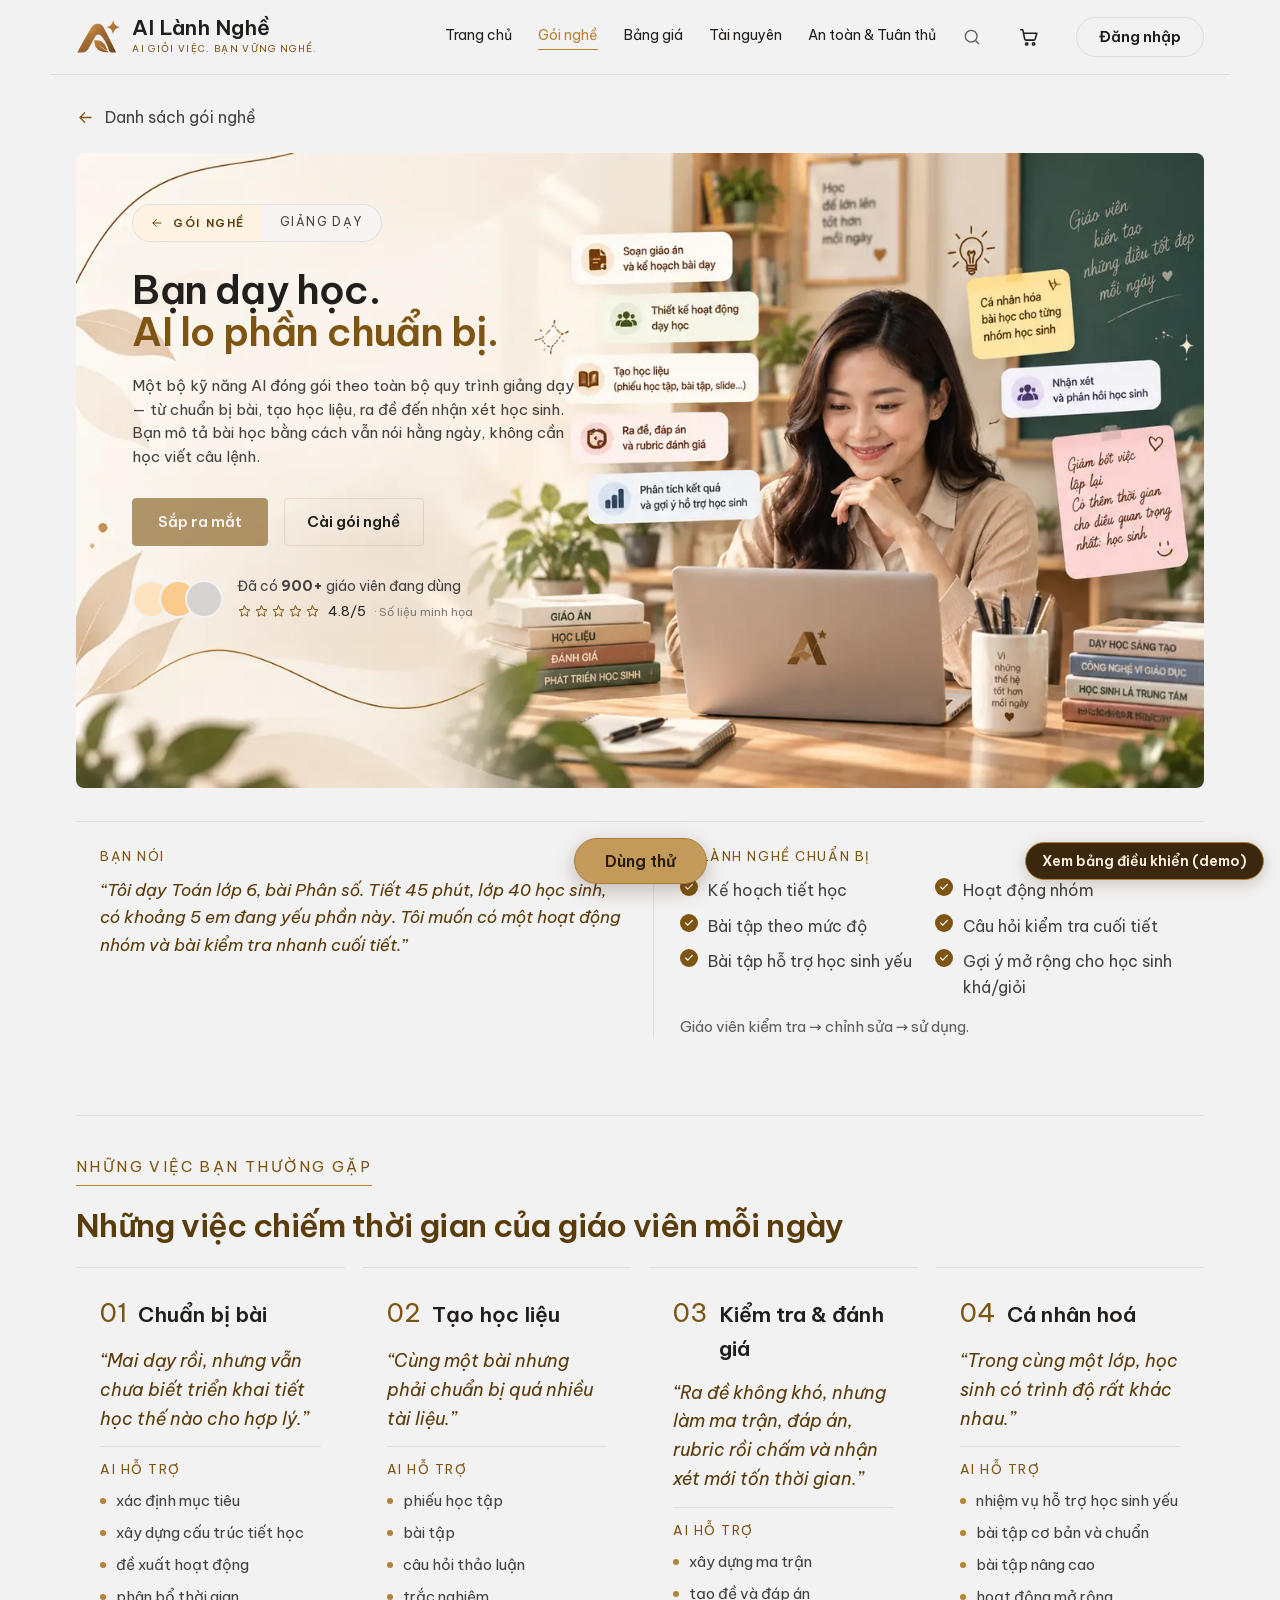
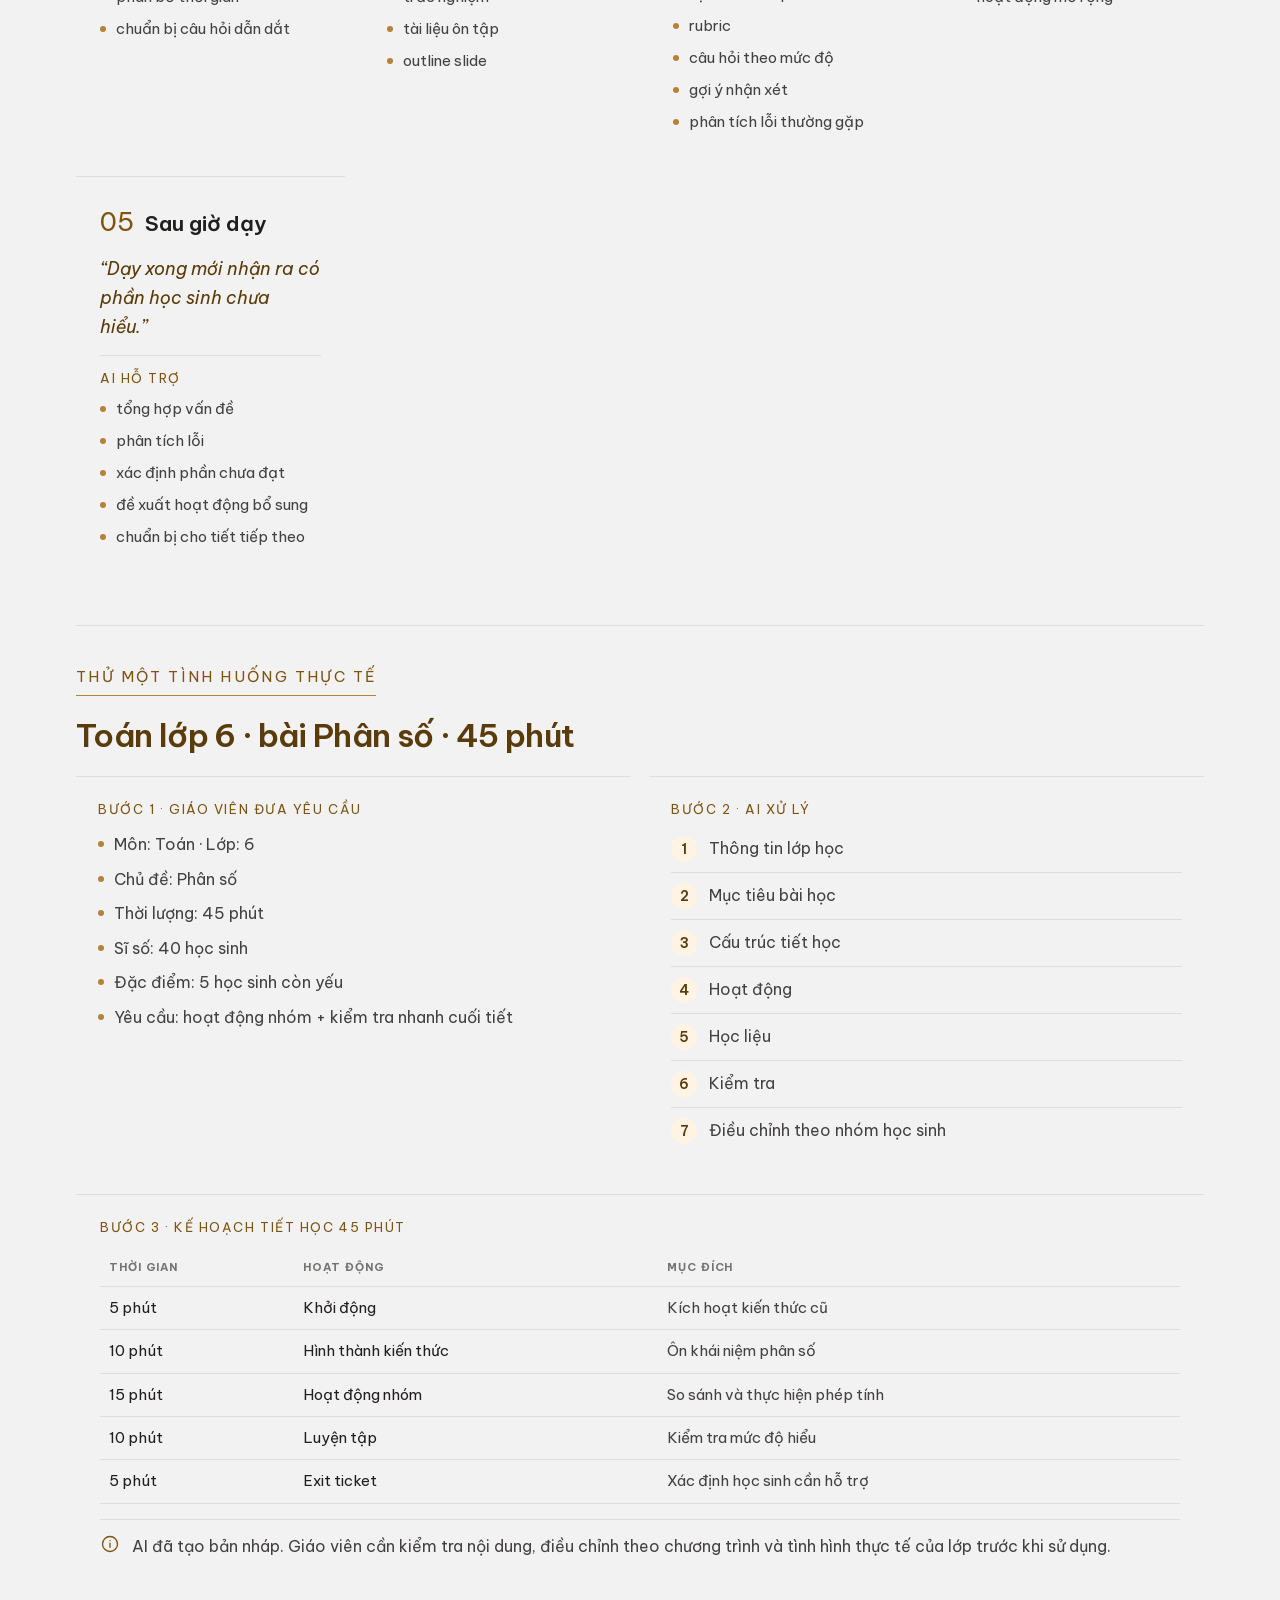
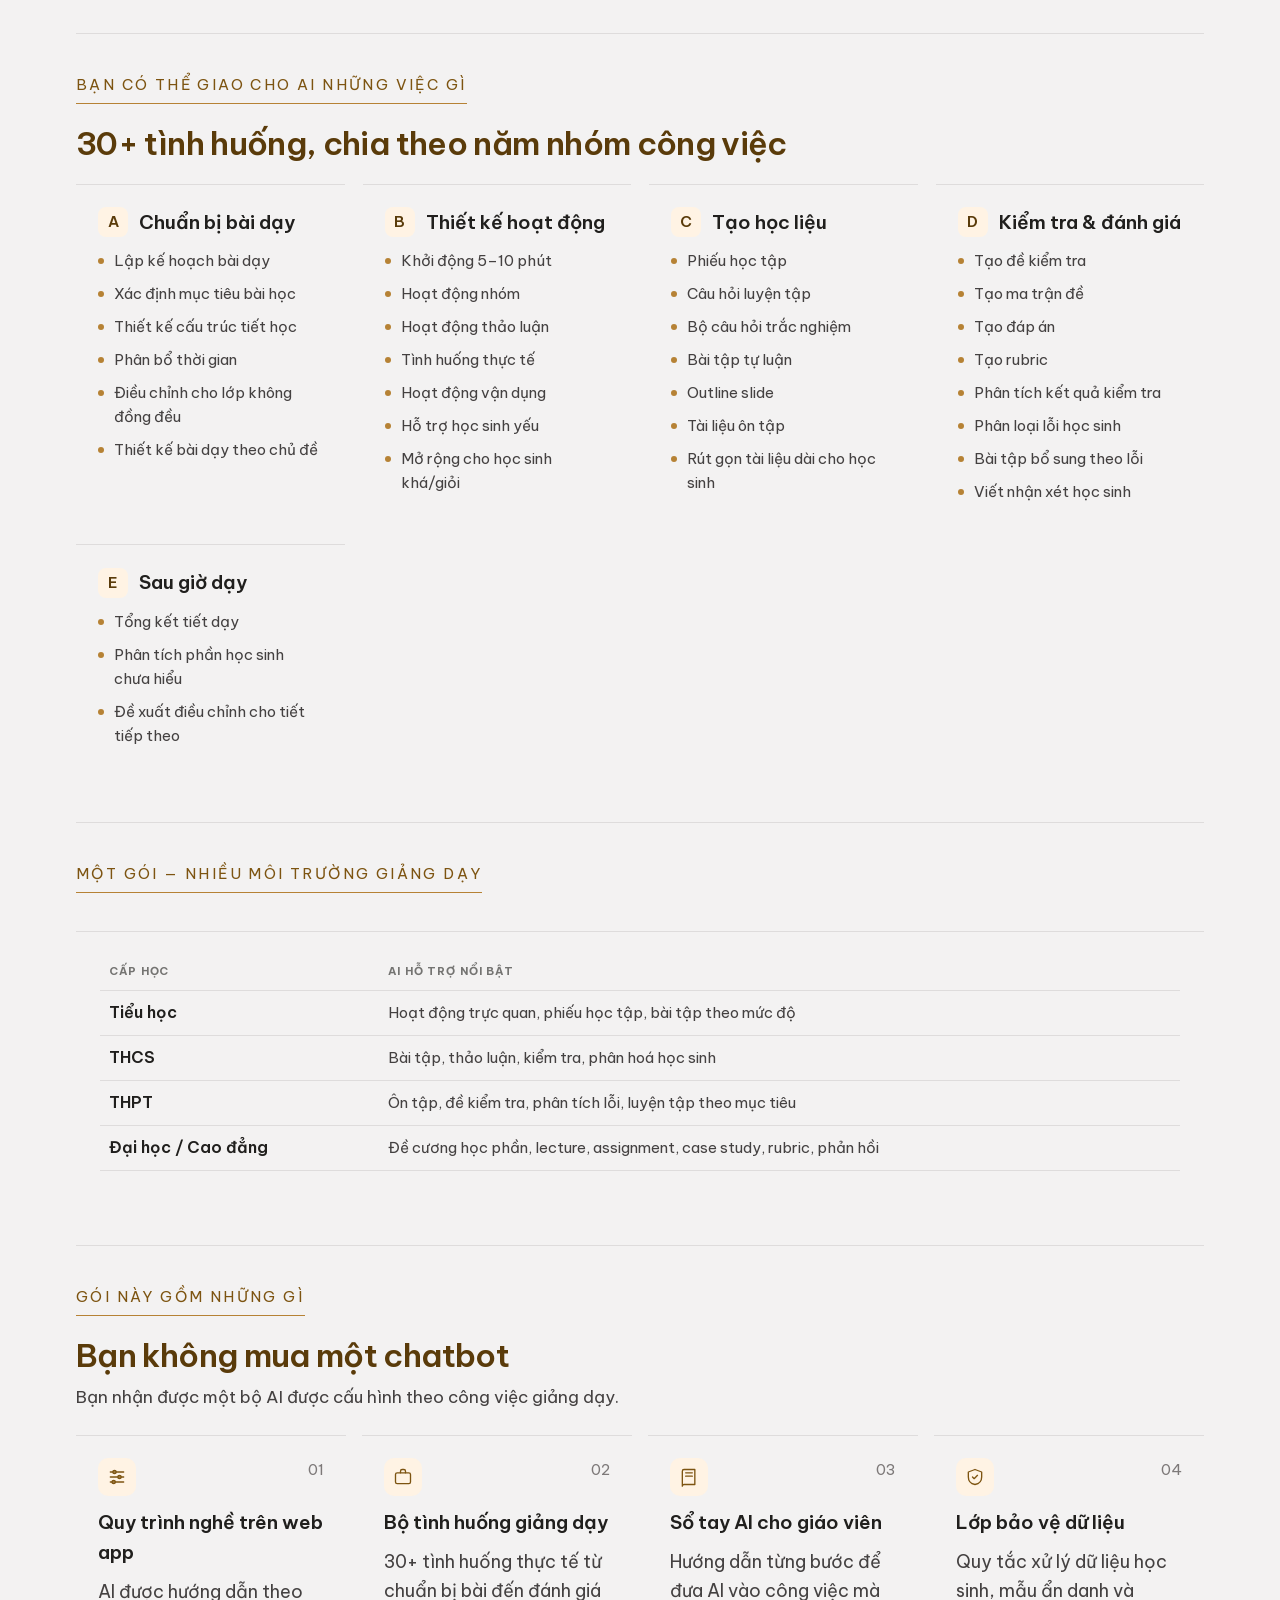
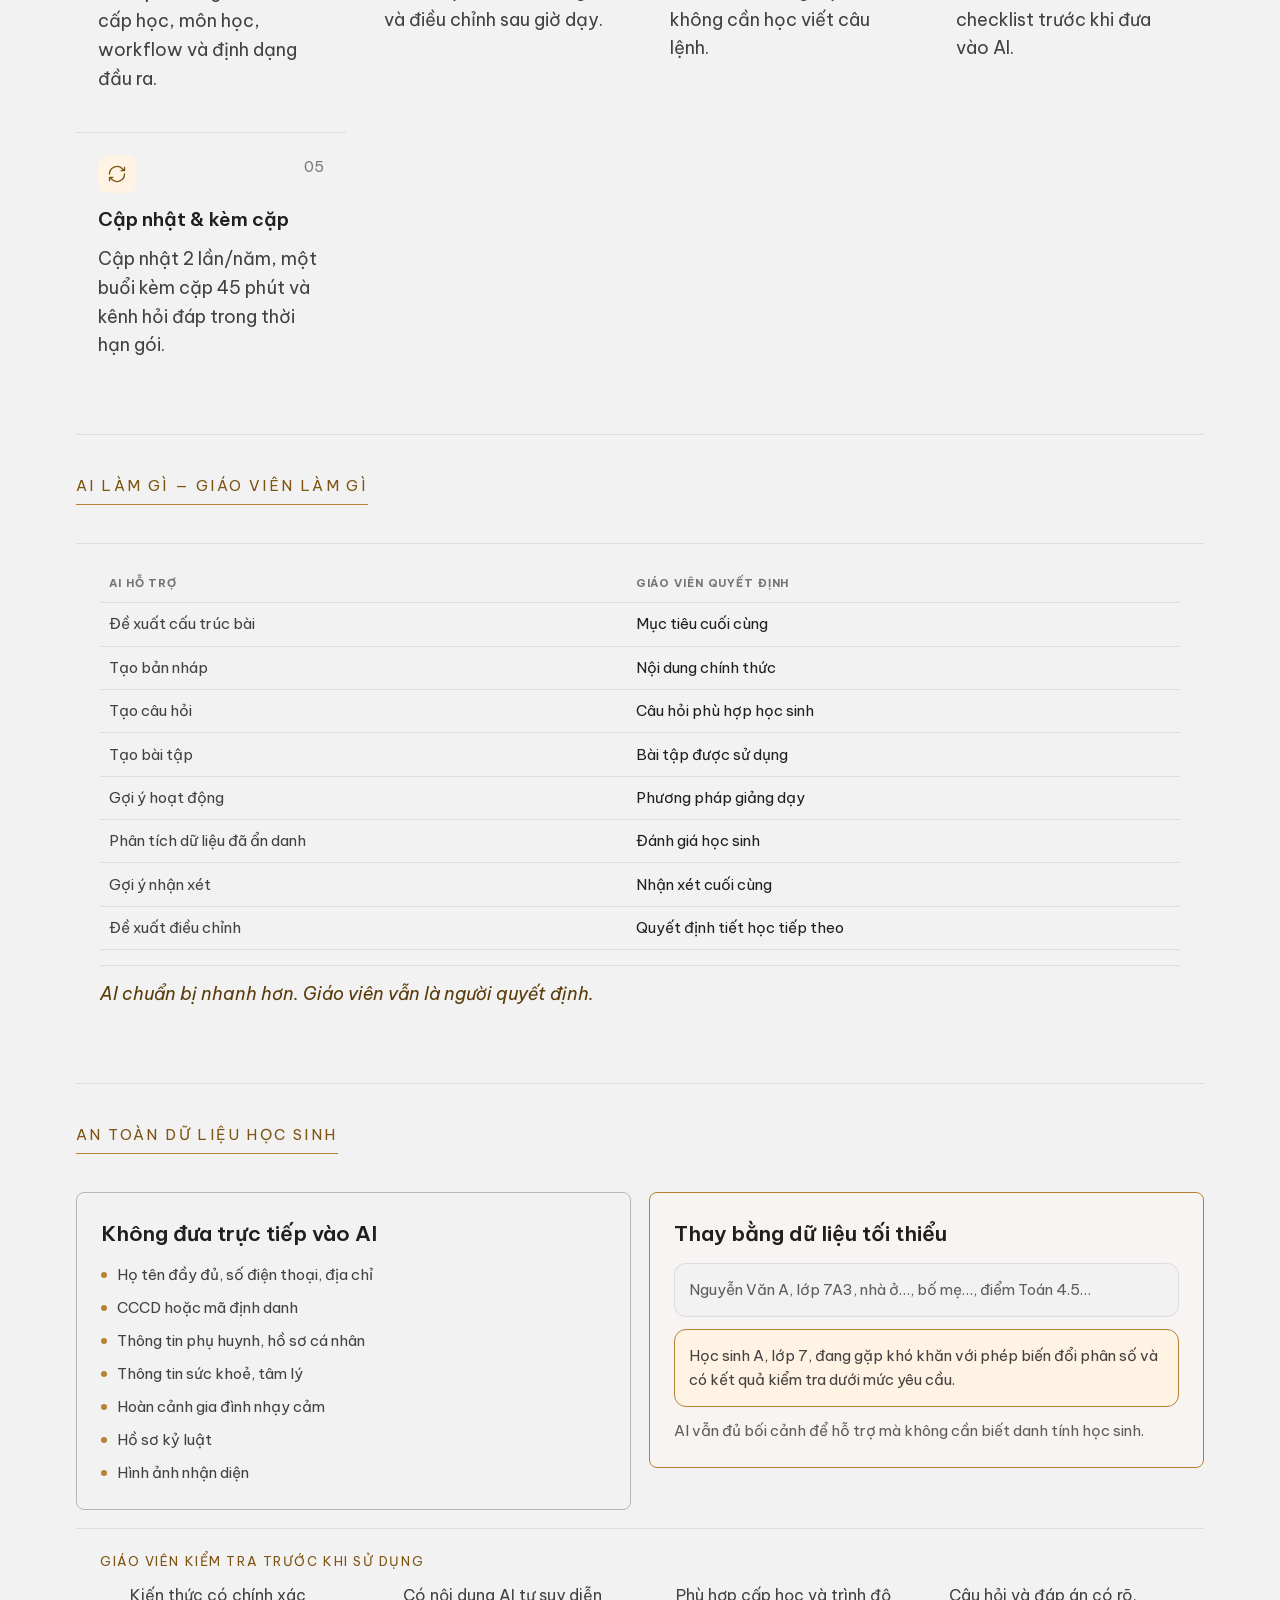
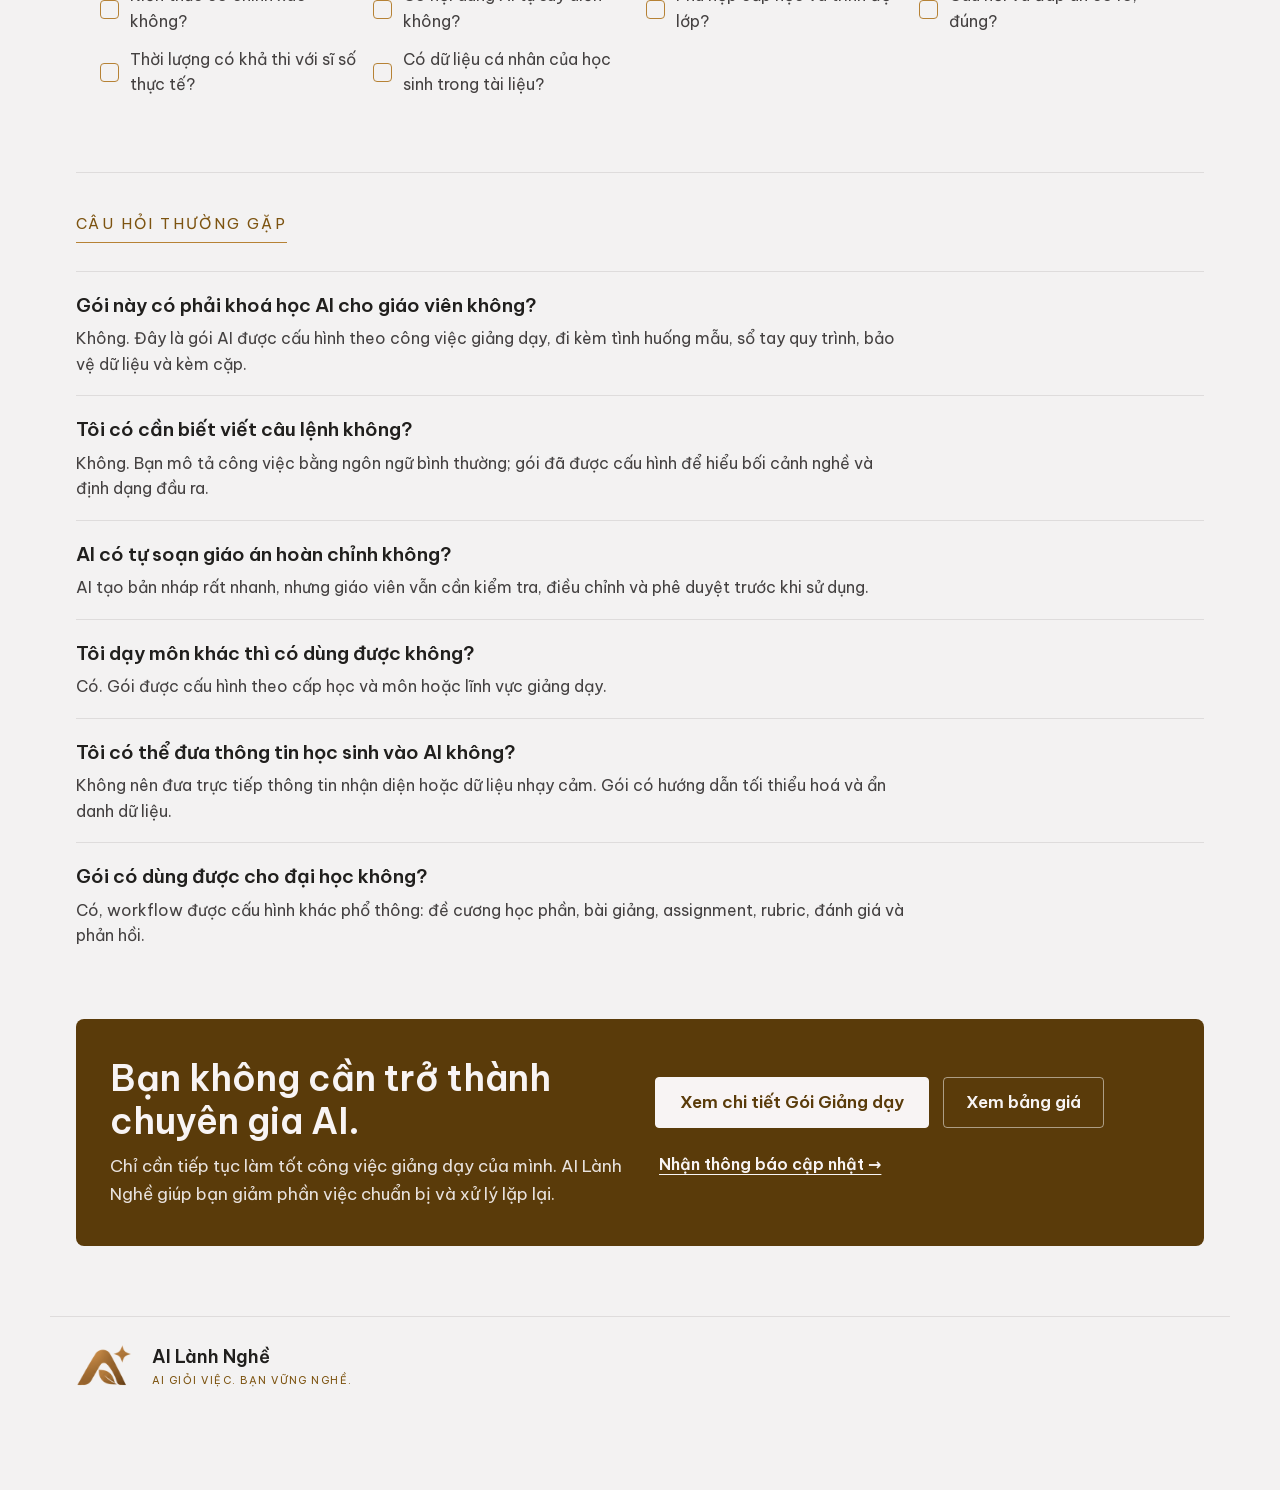
<file: nghe-giang-day.html>
<!DOCTYPE html>
<html lang="vi">
<head>
<meta charset="utf-8">
<meta name="viewport" content="width=device-width, initial-scale=1">
<title>Gói nghề Giảng dạy — AI Lành Nghề</title>
<meta name="description" content="AI Lành Nghề đóng gói kỹ năng AI theo từng nghề cho người lao động có chuyên môn từ 40 tuổi trở lên. Làm việc trên web app AI Lành Nghề với tài khoản AI của bạn (OpenRouter, Gemini, OpenAI), kèm sổ tay quy trình, lớp tuân thủ Luật 91/2025/QH15 và người kèm cặp.">
<meta name="robots" content="noindex, nofollow, noarchive, nosnippet, noimageindex">
<meta name="googlebot" content="noindex, nofollow, noarchive, nosnippet">
<meta property="og:title" content="AI Lành Nghề — AI giỏi việc. Bạn vững nghề.">
<meta property="og:description" content="AI không lấy việc của bạn. Người biết dùng AI mới lấy.">
<meta property="og:type" content="website">
<link rel="icon" href="assets/img/logo.png">
<link rel="stylesheet" href="assets/css/fonts.css">
<link rel="stylesheet" href="assets/css/tokens.css">
<link rel="stylesheet" href="assets/css/site.css">
<link rel="stylesheet" href="assets/css/gio-hang.css">
</head>
<body>
<div class="sitebody">
<header class="nav" style="display: flex; align-items: center; gap: var(--space-4); flex-wrap: wrap; padding: 16px 26px; border-bottom: 1px solid var(--color-divider); position: sticky; top: 0px; z-index: 50; background: var(--color-bg);">
<div class="nav-brand" data-go="index.html" style="display: flex; align-items: center; gap: 11px;;cursor:pointer">
<img alt="Biểu tượng AI Lành Nghề" class="u44" src="assets/img/logo.png"/>
<span class="u45">
<span class="u46">AI Lành Nghề</span>
<span class="u47">AI giỏi việc. Bạn vững nghề.</span>
</span>
</div>
<div class="u48">
<a aria-current="false" class="u3" href="index.html"><span>Trang chủ</span></a>
<a aria-current="page" class="u61" href="goi-nghe.html"><span>Gói nghề</span></a>
<a aria-current="false" class="u3" href="bang-gia.html"><span>Bảng giá</span></a>
<a aria-current="false" class="u3" href="tai-nguyen.html"><span>Tài nguyên</span></a>
<a aria-current="false" class="u3" href="an-toan.html"><span>An toàn &amp; Tuân thủ</span></a>
<span class="u49"><svg class="u6" fill="none" stroke="currentColor" stroke-linecap="round" stroke-linejoin="round" stroke-width="1.6" viewbox="0 0 24 24"><circle cx="11" cy="11" r="7"></circle><path d="M20 20l-3.5-3.5"></path></svg></span>
<a aria-label="Giỏ hàng" class="nav-cart" href="gio-hang.html"><svg aria-hidden="true" fill="none" stroke="currentColor" stroke-linecap="round" stroke-linejoin="round" stroke-width="1.7" viewbox="0 0 24 24"><path d="M3 4h2.2l2.1 10.2a1.5 1.5 0 0 0 1.5 1.2h8.4a1.5 1.5 0 0 0 1.5-1.1L20.5 8H6.1"></path><circle cx="9.5" cy="19.5" r="1.3"></circle><circle cx="17" cy="19.5" r="1.3"></circle></svg><span class="nav-cart-n" data-gio-dem="" hidden="">0</span></a><button class="btn btn-secondary u50" data-go="https://ai-lanh-nghe-app.nghoangan-bt96.workers.dev/app/dang-nhap/?from=site">Đăng nhập</button>

</div>
</header>
<main style="padding: 30px 26px 20px;">
<a href="goi-nghe.html" style="display: inline-flex; gap: 10px; align-items: center; font-size: 16px; color: var(--color-neutral-800); text-decoration: none; margin-bottom: 22px;"><span style="display: flex; color: var(--color-accent-700);"><svg fill="none" stroke="currentColor" stroke-linecap="round" stroke-linejoin="round" stroke-width="1.6" style="width: 19px; height: 19px;" viewbox="0 0 24 24"><path d="M19 12H5M11 18l-6-6 6-6"></path></svg></span>Danh sách gói nghề</a>
<div style='position: relative; container-type: inline-size; aspect-ratio: 1672 / 941; background-image: url("assets/img/hero-giang-day.webp"); background-repeat: no-repeat; background-size: 100% 100%; background-color: var(--color-neutral-100); border-radius: 8px; overflow: hidden;'>
<div style="position: absolute; left: 5%; top: 8%; width: 40%;">
<div style="display: inline-flex; align-items: stretch; border: 1px solid var(--color-divider); border-radius: 999px; overflow: hidden; margin-bottom: 2.4cqw; background: var(--color-neutral-100);">
<span style="display: flex; gap: 9px; align-items: center; background: var(--color-accent-100); color: var(--color-accent-800); padding: 0.75cqw 1.5cqw; font-family: var(--font-heading); font-weight: 600; font-size: 1cqw; letter-spacing: 0.14em; text-transform: uppercase;"><span class="u175"><svg fill="none" stroke="currentColor" stroke-linecap="round" stroke-linejoin="round" stroke-width="1.6" style="width: 14px; height: 14px;" viewbox="0 0 24 24"><path d="M19 12H5M11 18l-6-6 6-6"></path></svg></span>Gói nghề</span>
<span style="padding: 0.75cqw 1.6cqw; font-size: 1.05cqw; letter-spacing: 0.12em; text-transform: uppercase; color: var(--color-neutral-800); align-self: center;">Giảng dạy</span>
</div>
<h2 style="font-family: var(--font-heading); font-weight: 600; font-size: 3.5cqw; line-height: 1.08; margin: 0px 0px 1.8cqw; max-width: 15em; color: var(--color-text);">Bạn dạy học.<br/><span class="u25">AI lo phần chuẩn bị.</span></h2>
<p style="font-size: 1.35cqw; line-height: 1.55; color: var(--color-neutral-800); margin: 0px 0px 2.6cqw;">Một bộ kỹ năng AI đóng gói theo toàn bộ quy trình giảng dạy — từ chuẩn bị bài, tạo học liệu, ra đề đến nhận xét học sinh. Bạn mô tả bài học bằng cách vẫn nói hằng ngày, không cần học viết câu lệnh.</p>
<div style="display: flex; gap: 1.4cqw; flex-wrap: wrap; margin-bottom: 2.6cqw;">
<button class="btn btn-primary" disabled aria-disabled="true" title="Hiện mới mở nghề Mua hàng" style="opacity: 0.6; cursor: not-allowed; font-size: 1.32cqw; padding: 1.25cqw 2.2cqw; background: var(--color-accent-700); color: var(--color-neutral-100); border-color: var(--color-accent-700);">Sắp ra mắt</button>
<button class="btn btn-secondary" style="font-size: 1.32cqw; padding: 1.25cqw 2cqw;">Cài gói nghề</button>
</div>
<div style="display: flex; gap: 14px; align-items: center; flex-wrap: wrap;">
<div class="u175">
<span style="width: 3.4cqw; height: 3.4cqw; border-radius: 50%; background: var(--color-accent-200); border: 2px solid var(--color-bg);"></span>
<span style="width: 3.4cqw; height: 3.4cqw; border-radius: 50%; background: var(--color-accent-300); border: 2px solid var(--color-bg); margin-left: -12px;"></span>
<span style="width: 3.4cqw; height: 3.4cqw; border-radius: 50%; background: var(--color-neutral-300); border: 2px solid var(--color-bg); margin-left: -12px;"></span>
</div>
<div>
<div style="font-size: 1.25cqw; color: var(--color-neutral-800);">Đã có <strong>900+</strong> giáo viên đang dùng</div>
<div style="display: flex; gap: 8px; align-items: center; margin-top: 3px;">
<span style="display: flex; gap: 2px; color: var(--color-accent-700);"><svg class="u64" fill="none" stroke="currentColor" stroke-linecap="round" stroke-linejoin="round" stroke-width="1.6" viewbox="0 0 24 24"><path d="M12 3l2.6 5.6 6.1.7-4.5 4.2 1.2 6-5.4-3-5.4 3 1.2-6L3.3 9.3l6.1-.7z"></path></svg><svg class="u64" fill="none" stroke="currentColor" stroke-linecap="round" stroke-linejoin="round" stroke-width="1.6" viewbox="0 0 24 24"><path d="M12 3l2.6 5.6 6.1.7-4.5 4.2 1.2 6-5.4-3-5.4 3 1.2-6L3.3 9.3l6.1-.7z"></path></svg><svg class="u64" fill="none" stroke="currentColor" stroke-linecap="round" stroke-linejoin="round" stroke-width="1.6" viewbox="0 0 24 24"><path d="M12 3l2.6 5.6 6.1.7-4.5 4.2 1.2 6-5.4-3-5.4 3 1.2-6L3.3 9.3l6.1-.7z"></path></svg><svg class="u64" fill="none" stroke="currentColor" stroke-linecap="round" stroke-linejoin="round" stroke-width="1.6" viewbox="0 0 24 24"><path d="M12 3l2.6 5.6 6.1.7-4.5 4.2 1.2 6-5.4-3-5.4 3 1.2-6L3.3 9.3l6.1-.7z"></path></svg><svg class="u64" fill="none" stroke="currentColor" stroke-linecap="round" stroke-linejoin="round" stroke-width="1.6" viewbox="0 0 24 24"><path d="M12 3l2.6 5.6 6.1.7-4.5 4.2 1.2 6-5.4-3-5.4 3 1.2-6L3.3 9.3l6.1-.7z"></path></svg></span>
<span style="font-size: 1.2cqw; font-variant-numeric: tabular-nums;">4.8/5</span>
<span style="font-size: 1cqw; color: var(--color-neutral-600);">· Số liệu minh họa</span>
</div>
</div>
</div>
</div>
</div>
<div style="margin-top: 34px; border-top: 1px solid var(--color-hair); border-radius: 0px; padding: 24px; display: grid; grid-template-columns: repeat(auto-fit, minmax(300px, 1fr)); gap: 26px;">
<div>
<div style="font-size: 13px; letter-spacing: 0.12em; text-transform: uppercase; color: var(--color-accent-700); font-family: var(--font-heading); margin-bottom: 10px;">Bạn nói</div>
<p style="font-family: var(--font-heading); font-style: italic; font-size: 17px; line-height: 1.6; color: var(--color-accent-800); margin: 0px;">“Tôi dạy Toán lớp 6, bài Phân số. Tiết 45 phút, lớp 40 học sinh, có khoảng 5 em đang yếu phần này. Tôi muốn có một hoạt động nhóm và bài kiểm tra nhanh cuối tiết.”</p>
</div>
<div style="border-left: 1px solid var(--color-divider); padding-left: 26px;">
<div style="font-size: 13px; letter-spacing: 0.12em; text-transform: uppercase; color: var(--color-accent-700); font-family: var(--font-heading); margin-bottom: 11px;">AI Lành Nghề chuẩn bị</div>
<ul style="list-style: none; margin: 0px; padding: 0px; display: grid; grid-template-columns: repeat(auto-fit, minmax(230px, 1fr)); gap: 10px; font-size: 16px; color: var(--color-neutral-800);"><li class="u1"><span class="u29"><svg class="u21" fill="none" stroke="currentColor" stroke-linecap="round" stroke-width="3" viewbox="0 0 24 24"><path d="M20 6L9 17l-5-5"></path></svg></span><span>Kế hoạch tiết học</span></li><li class="u1"><span class="u29"><svg class="u21" fill="none" stroke="currentColor" stroke-linecap="round" stroke-width="3" viewbox="0 0 24 24"><path d="M20 6L9 17l-5-5"></path></svg></span><span>Hoạt động nhóm</span></li><li class="u1"><span class="u29"><svg class="u21" fill="none" stroke="currentColor" stroke-linecap="round" stroke-width="3" viewbox="0 0 24 24"><path d="M20 6L9 17l-5-5"></path></svg></span><span>Bài tập theo mức độ</span></li><li class="u1"><span class="u29"><svg class="u21" fill="none" stroke="currentColor" stroke-linecap="round" stroke-width="3" viewbox="0 0 24 24"><path d="M20 6L9 17l-5-5"></path></svg></span><span>Câu hỏi kiểm tra cuối tiết</span></li><li class="u1"><span class="u29"><svg class="u21" fill="none" stroke="currentColor" stroke-linecap="round" stroke-width="3" viewbox="0 0 24 24"><path d="M20 6L9 17l-5-5"></path></svg></span><span>Bài tập hỗ trợ học sinh yếu</span></li><li class="u1"><span class="u29"><svg class="u21" fill="none" stroke="currentColor" stroke-linecap="round" stroke-width="3" viewbox="0 0 24 24"><path d="M20 6L9 17l-5-5"></path></svg></span><span>Gợi ý mở rộng cho học sinh khá/giỏi</span></li></ul>
<div style="margin-top: 14px; font-size: 15px; color: var(--color-neutral-700);">Giáo viên kiểm tra → chỉnh sửa → sử dụng.</div>
</div>
</div>
<div class="u78">
<div class="u20">Những việc bạn thường gặp</div>
<h3 class="u116">Những việc chiếm thời gian của giáo viên mỗi ngày</h3>
<div style="display: grid; grid-template-columns: repeat(auto-fit, minmax(250px, 1fr)); gap: 18px; align-items: stretch; margin-top: 24px;">
<div class="u117">
<div class="u118"><span class="u119">01</span><span class="u97">Chuẩn bị bài</span></div>
<p class="u120">“Mai dạy rồi, nhưng vẫn chưa biết triển khai tiết học thế nào cho hợp lý.”</p>
<div class="u121">
<div class="u122">AI hỗ trợ</div>
<ul class="u123"><li class="u1"><span class="u2"></span><span>xác định mục tiêu</span></li><li class="u1"><span class="u2"></span><span>xây dựng cấu trúc tiết học</span></li><li class="u1"><span class="u2"></span><span>đề xuất hoạt động</span></li><li class="u1"><span class="u2"></span><span>phân bổ thời gian</span></li><li class="u1"><span class="u2"></span><span>chuẩn bị câu hỏi dẫn dắt</span></li></ul>
</div>
</div>
<div class="u117">
<div class="u118"><span class="u119">02</span><span class="u97">Tạo học liệu</span></div>
<p class="u120">“Cùng một bài nhưng phải chuẩn bị quá nhiều tài liệu.”</p>
<div class="u121">
<div class="u122">AI hỗ trợ</div>
<ul class="u123"><li class="u1"><span class="u2"></span><span>phiếu học tập</span></li><li class="u1"><span class="u2"></span><span>bài tập</span></li><li class="u1"><span class="u2"></span><span>câu hỏi thảo luận</span></li><li class="u1"><span class="u2"></span><span>trắc nghiệm</span></li><li class="u1"><span class="u2"></span><span>tài liệu ôn tập</span></li><li class="u1"><span class="u2"></span><span>outline slide</span></li></ul>
</div>
</div>
<div class="u117">
<div class="u118"><span class="u119">03</span><span class="u97">Kiểm tra &amp; đánh giá</span></div>
<p class="u120">“Ra đề không khó, nhưng làm ma trận, đáp án, rubric rồi chấm và nhận xét mới tốn thời gian.”</p>
<div class="u121">
<div class="u122">AI hỗ trợ</div>
<ul class="u123"><li class="u1"><span class="u2"></span><span>xây dựng ma trận</span></li><li class="u1"><span class="u2"></span><span>tạo đề và đáp án</span></li><li class="u1"><span class="u2"></span><span>rubric</span></li><li class="u1"><span class="u2"></span><span>câu hỏi theo mức độ</span></li><li class="u1"><span class="u2"></span><span>gợi ý nhận xét</span></li><li class="u1"><span class="u2"></span><span>phân tích lỗi thường gặp</span></li></ul>
</div>
</div>
<div class="u117">
<div class="u118"><span class="u119">04</span><span class="u97">Cá nhân hoá</span></div>
<p class="u120">“Trong cùng một lớp, học sinh có trình độ rất khác nhau.”</p>
<div class="u121">
<div class="u122">AI hỗ trợ</div>
<ul class="u123"><li class="u1"><span class="u2"></span><span>nhiệm vụ hỗ trợ học sinh yếu</span></li><li class="u1"><span class="u2"></span><span>bài tập cơ bản và chuẩn</span></li><li class="u1"><span class="u2"></span><span>bài tập nâng cao</span></li><li class="u1"><span class="u2"></span><span>hoạt động mở rộng</span></li></ul>
</div>
</div>
<div class="u117">
<div class="u118"><span class="u119">05</span><span class="u97">Sau giờ dạy</span></div>
<p class="u120">“Dạy xong mới nhận ra có phần học sinh chưa hiểu.”</p>
<div class="u121">
<div class="u122">AI hỗ trợ</div>
<ul class="u123"><li class="u1"><span class="u2"></span><span>tổng hợp vấn đề</span></li><li class="u1"><span class="u2"></span><span>phân tích lỗi</span></li><li class="u1"><span class="u2"></span><span>xác định phần chưa đạt</span></li><li class="u1"><span class="u2"></span><span>đề xuất hoạt động bổ sung</span></li><li class="u1"><span class="u2"></span><span>chuẩn bị cho tiết tiếp theo</span></li></ul>
</div>
</div>
</div>
</div>
<div class="u78">
<div class="u20">Thử một tình huống thực tế</div>
<h3 class="u116">Toán lớp 6 · bài Phân số · 45 phút</h3>
<div style="display: grid; grid-template-columns: repeat(auto-fit, minmax(280px, 1fr)); gap: 18px; align-items: start; margin-top: 22px;">
<div class="u89">
<div class="u176">Bước 1 · Giáo viên đưa yêu cầu</div>
<ul style="list-style: none; margin: 0px; padding: 0px; display: grid; gap: 9px; font-size: 16px; color: var(--color-neutral-800);"><li class="u1"><span class="u2"></span><span>Môn: Toán · Lớp: 6</span></li><li class="u1"><span class="u2"></span><span>Chủ đề: Phân số</span></li><li class="u1"><span class="u2"></span><span>Thời lượng: 45 phút</span></li><li class="u1"><span class="u2"></span><span>Sĩ số: 40 học sinh</span></li><li class="u1"><span class="u2"></span><span>Đặc điểm: 5 học sinh còn yếu</span></li><li class="u1"><span class="u2"></span><span>Yêu cầu: hoạt động nhóm + kiểm tra nhanh cuối tiết</span></li></ul>
</div>
<div class="u89">
<div class="u103">Bước 2 · AI xử lý</div>
<div style="display: flex; gap: 12px; align-items: center; padding: 10px 0px; border-top: 0px;">
<span class="u15">1</span>
<span class="u5">Thông tin lớp học</span>
</div>
<div class="u104">
<span class="u15">2</span>
<span class="u5">Mục tiêu bài học</span>
</div>
<div class="u104">
<span class="u15">3</span>
<span class="u5">Cấu trúc tiết học</span>
</div>
<div class="u104">
<span class="u15">4</span>
<span class="u5">Hoạt động</span>
</div>
<div class="u104">
<span class="u15">5</span>
<span class="u5">Học liệu</span>
</div>
<div class="u104">
<span class="u15">6</span>
<span class="u5">Kiểm tra</span>
</div>
<div class="u104">
<span class="u15">7</span>
<span class="u5">Điều chỉnh theo nhóm học sinh</span>
</div>
</div>
</div>
<div style="margin-top: 18px; border-top: 1px solid var(--color-hair); border-radius: 0px; padding: 22px 24px;">
<div class="u176">Bước 3 · Kế hoạch tiết học 45 phút</div>
<table class="table u90">
<thead><tr><th class="u12">Thời gian</th><th class="u12">Hoạt động</th><th class="u12">Mục đích</th></tr></thead>
<tbody>
<tr><td class="u124">5 phút</td><td class="u8">Khởi động</td><td class="u4">Kích hoạt kiến thức cũ</td></tr>
<tr><td class="u124">10 phút</td><td class="u8">Hình thành kiến thức</td><td class="u4">Ôn khái niệm phân số</td></tr>
<tr><td class="u124">15 phút</td><td class="u8">Hoạt động nhóm</td><td class="u4">So sánh và thực hiện phép tính</td></tr>
<tr><td class="u124">10 phút</td><td class="u8">Luyện tập</td><td class="u4">Kiểm tra mức độ hiểu</td></tr>
<tr><td class="u124">5 phút</td><td class="u8">Exit ticket</td><td class="u4">Xác định học sinh cần hỗ trợ</td></tr>
</tbody>
</table>
<div style="margin-top: 15px; display: flex; gap: 12px; align-items: flex-start; border-top: 1px solid var(--color-divider); padding-top: 14px;">
<span class="u10"><svg class="u6" fill="none" stroke="currentColor" stroke-linecap="round" stroke-linejoin="round" stroke-width="1.6" viewbox="0 0 24 24"><circle cx="12" cy="12" r="9"></circle><path d="M12 11v5M12 8h.01"></path></svg></span>
<div class="u5">AI đã tạo bản nháp. Giáo viên cần kiểm tra nội dung, điều chỉnh theo chương trình và tình hình thực tế của lớp trước khi sử dụng.</div>
</div>
</div>
</div>
<div class="u78">
<div class="u20">Bạn có thể giao cho AI những việc gì</div>
<h3 class="u116">30+ tình huống, chia theo năm nhóm công việc</h3>
<div style="display: grid; grid-template-columns: repeat(auto-fit, minmax(240px, 1fr)); gap: 18px; align-items: start; margin-top: 22px;">
<div class="u89">
<div class="u125">
<span class="u126">A</span>
<span class="u24">Chuẩn bị bài dạy</span>
</div>
<ul class="u105"><li class="u1"><span class="u2"></span><span>Lập kế hoạch bài dạy</span></li><li class="u1"><span class="u2"></span><span>Xác định mục tiêu bài học</span></li><li class="u1"><span class="u2"></span><span>Thiết kế cấu trúc tiết học</span></li><li class="u1"><span class="u2"></span><span>Phân bổ thời gian</span></li><li class="u1"><span class="u2"></span><span>Điều chỉnh cho lớp không đồng đều</span></li><li class="u1"><span class="u2"></span><span>Thiết kế bài dạy theo chủ đề</span></li></ul>
</div>
<div class="u89">
<div class="u125">
<span class="u126">B</span>
<span class="u24">Thiết kế hoạt động</span>
</div>
<ul class="u105"><li class="u1"><span class="u2"></span><span>Khởi động 5–10 phút</span></li><li class="u1"><span class="u2"></span><span>Hoạt động nhóm</span></li><li class="u1"><span class="u2"></span><span>Hoạt động thảo luận</span></li><li class="u1"><span class="u2"></span><span>Tình huống thực tế</span></li><li class="u1"><span class="u2"></span><span>Hoạt động vận dụng</span></li><li class="u1"><span class="u2"></span><span>Hỗ trợ học sinh yếu</span></li><li class="u1"><span class="u2"></span><span>Mở rộng cho học sinh khá/giỏi</span></li></ul>
</div>
<div class="u89">
<div class="u125">
<span class="u126">C</span>
<span class="u24">Tạo học liệu</span>
</div>
<ul class="u105"><li class="u1"><span class="u2"></span><span>Phiếu học tập</span></li><li class="u1"><span class="u2"></span><span>Câu hỏi luyện tập</span></li><li class="u1"><span class="u2"></span><span>Bộ câu hỏi trắc nghiệm</span></li><li class="u1"><span class="u2"></span><span>Bài tập tự luận</span></li><li class="u1"><span class="u2"></span><span>Outline slide</span></li><li class="u1"><span class="u2"></span><span>Tài liệu ôn tập</span></li><li class="u1"><span class="u2"></span><span>Rút gọn tài liệu dài cho học sinh</span></li></ul>
</div>
<div class="u89">
<div class="u125">
<span class="u126">D</span>
<span class="u24">Kiểm tra &amp; đánh giá</span>
</div>
<ul class="u105"><li class="u1"><span class="u2"></span><span>Tạo đề kiểm tra</span></li><li class="u1"><span class="u2"></span><span>Tạo ma trận đề</span></li><li class="u1"><span class="u2"></span><span>Tạo đáp án</span></li><li class="u1"><span class="u2"></span><span>Tạo rubric</span></li><li class="u1"><span class="u2"></span><span>Phân tích kết quả kiểm tra</span></li><li class="u1"><span class="u2"></span><span>Phân loại lỗi học sinh</span></li><li class="u1"><span class="u2"></span><span>Bài tập bổ sung theo lỗi</span></li><li class="u1"><span class="u2"></span><span>Viết nhận xét học sinh</span></li></ul>
</div>
<div class="u89">
<div class="u125">
<span class="u126">E</span>
<span class="u24">Sau giờ dạy</span>
</div>
<ul class="u105"><li class="u1"><span class="u2"></span><span>Tổng kết tiết dạy</span></li><li class="u1"><span class="u2"></span><span>Phân tích phần học sinh chưa hiểu</span></li><li class="u1"><span class="u2"></span><span>Đề xuất điều chỉnh cho tiết tiếp theo</span></li></ul>
</div>
</div>
</div>
<div class="u78">
<div class="u20">Một gói — nhiều môi trường giảng dạy</div>
<div style="border-top: 1px solid var(--color-hair); border-radius: 0px; padding: 22px 24px; margin-top: 16px;">
<table class="table u90">
<thead><tr><th class="u12">Cấp học</th><th class="u12">AI hỗ trợ nổi bật</th></tr></thead>
<tbody>
<tr><td class="u115">Tiểu học</td><td class="u4">Hoạt động trực quan, phiếu học tập, bài tập theo mức độ</td></tr>
<tr><td class="u115">THCS</td><td class="u4">Bài tập, thảo luận, kiểm tra, phân hoá học sinh</td></tr>
<tr><td class="u115">THPT</td><td class="u4">Ôn tập, đề kiểm tra, phân tích lỗi, luyện tập theo mục tiêu</td></tr>
<tr><td class="u115">Đại học / Cao đẳng</td><td class="u4">Đề cương học phần, lecture, assignment, case study, rubric, phản hồi</td></tr>
</tbody>
</table>
</div>
</div>
<div class="u78">
<div class="u20">Gói này gồm những gì</div>
<h3 class="u116">Bạn không mua một chatbot</h3>
<p style="max-width: 44em; font-size: 17px; color: var(--color-neutral-800); margin: 0px;">Bạn nhận được một bộ AI được cấu hình theo công việc giảng dạy.</p>
<div style="display: grid; grid-template-columns: repeat(auto-fit, minmax(215px, 1fr)); gap: 16px; align-items: stretch; margin-top: 24px;">
<div class="u127">
<div class="u70">
<span class="u128"><svg class="u6" fill="none" stroke="currentColor" stroke-linecap="round" stroke-linejoin="round" stroke-width="1.6" viewbox="0 0 24 24"><path d="M4 6h16M4 12h16M4 18h16"></path><circle cx="9" cy="6" r="2"></circle><circle cx="15" cy="12" r="2"></circle><circle cx="8" cy="18" r="2"></circle></svg></span>
<span class="u36">01</span>
</div>
<div class="u24">Quy trình nghề trên web app</div>
<p class="u23">AI được hướng dẫn theo cấp học, môn học, workflow và định dạng đầu ra.</p>
</div>
<div class="u127">
<div class="u70">
<span class="u128"><svg class="u6" fill="none" stroke="currentColor" stroke-linecap="round" stroke-linejoin="round" stroke-width="1.6" viewbox="0 0 24 24"><rect height="13" rx="2" width="18" x="3" y="7"></rect><path d="M9 7V5a2 2 0 0 1 2-2h2a2 2 0 0 1 2 2v2"></path></svg></span>
<span class="u36">02</span>
</div>
<div class="u24">Bộ tình huống giảng dạy</div>
<p class="u23">30+ tình huống thực tế từ chuẩn bị bài đến đánh giá và điều chỉnh sau giờ dạy.</p>
</div>
<div class="u127">
<div class="u70">
<span class="u128"><svg class="u6" fill="none" stroke="currentColor" stroke-linecap="round" stroke-linejoin="round" stroke-width="1.6" viewbox="0 0 24 24"><path d="M4 5a2 2 0 0 1 2-2h13v18H6a2 2 0 0 0-2 2z"></path><path d="M8 7h8M8 11h8"></path></svg></span>
<span class="u36">03</span>
</div>
<div class="u24">Sổ tay AI cho giáo viên</div>
<p class="u23">Hướng dẫn từng bước để đưa AI vào công việc mà không cần học viết câu lệnh.</p>
</div>
<div class="u127">
<div class="u70">
<span class="u128"><svg class="u6" fill="none" stroke="currentColor" stroke-linecap="round" stroke-linejoin="round" stroke-width="1.6" viewbox="0 0 24 24"><path d="M12 3l8 3v6c0 5-3.4 8.2-8 9-4.6-.8-8-4-8-9V6l8-3z"></path><path d="M9 12l2 2 4-4"></path></svg></span>
<span class="u36">04</span>
</div>
<div class="u24">Lớp bảo vệ dữ liệu</div>
<p class="u23">Quy tắc xử lý dữ liệu học sinh, mẫu ẩn danh và checklist trước khi đưa vào AI.</p>
</div>
<div class="u127">
<div class="u70">
<span class="u128"><svg class="u6" fill="none" stroke="currentColor" stroke-linecap="round" stroke-linejoin="round" stroke-width="1.6" viewbox="0 0 24 24"><path d="M3 12a9 9 0 0 1 15.3-6.4L21 8M21 4v4h-4"></path><path d="M21 12a9 9 0 0 1-15.3 6.4L3 16M3 20v-4h4"></path></svg></span>
<span class="u36">05</span>
</div>
<div class="u24">Cập nhật &amp; kèm cặp</div>
<p class="u23">Cập nhật 2 lần/năm, một buổi kèm cặp 45 phút và kênh hỏi đáp trong thời hạn gói.</p>
</div>
</div>
</div>
<div class="u78">
<div class="u20">AI làm gì — giáo viên làm gì</div>
<div style="border-top: 1px solid var(--color-hair); border-radius: 0px; padding: 22px 24px; margin-top: 16px;">
<table class="table u90">
<thead><tr><th class="u12">AI hỗ trợ</th><th class="u12">Giáo viên quyết định</th></tr></thead>
<tbody>
<tr><td class="u4">Đề xuất cấu trúc bài</td><td class="u8">Mục tiêu cuối cùng</td></tr>
<tr><td class="u4">Tạo bản nháp</td><td class="u8">Nội dung chính thức</td></tr>
<tr><td class="u4">Tạo câu hỏi</td><td class="u8">Câu hỏi phù hợp học sinh</td></tr>
<tr><td class="u4">Tạo bài tập</td><td class="u8">Bài tập được sử dụng</td></tr>
<tr><td class="u4">Gợi ý hoạt động</td><td class="u8">Phương pháp giảng dạy</td></tr>
<tr><td class="u4">Phân tích dữ liệu đã ẩn danh</td><td class="u8">Đánh giá học sinh</td></tr>
<tr><td class="u4">Gợi ý nhận xét</td><td class="u8">Nhận xét cuối cùng</td></tr>
<tr><td class="u4">Đề xuất điều chỉnh</td><td class="u8">Quyết định tiết học tiếp theo</td></tr>
</tbody>
</table>
<div style="margin-top: 15px; border-top: 1px solid var(--color-divider); padding-top: 14px; font-family: var(--font-heading); font-style: italic; font-size: 18px; color: var(--color-accent-800);">AI chuẩn bị nhanh hơn. Giáo viên vẫn là người quyết định.</div>
</div>
</div>
<div class="u78">
<div class="u20">An toàn dữ liệu học sinh</div>
<div style="display: grid; grid-template-columns: repeat(auto-fit, minmax(290px, 1fr)); gap: 18px; align-items: start; margin-top: 16px;">
<div style="border: 1px solid var(--color-neutral-400); border-radius: 8px; padding: 24px;">
<div style="font-family: var(--font-heading); font-weight: 600; font-size: 21px; margin-bottom: 12px;">Không đưa trực tiếp vào AI</div>
<ul class="u105"><li class="u1"><span class="u2"></span><span>Họ tên đầy đủ, số điện thoại, địa chỉ</span></li><li class="u1"><span class="u2"></span><span>CCCD hoặc mã định danh</span></li><li class="u1"><span class="u2"></span><span>Thông tin phụ huynh, hồ sơ cá nhân</span></li><li class="u1"><span class="u2"></span><span>Thông tin sức khoẻ, tâm lý</span></li><li class="u1"><span class="u2"></span><span>Hoàn cảnh gia đình nhạy cảm</span></li><li class="u1"><span class="u2"></span><span>Hồ sơ kỷ luật</span></li><li class="u1"><span class="u2"></span><span>Hình ảnh nhận diện</span></li></ul>
</div>
<div style="background: var(--color-neutral-100); border: 1px solid var(--color-accent); border-radius: 8px; padding: 24px;">
<div style="font-family: var(--font-heading); font-weight: 600; font-size: 21px; margin-bottom: 12px;">Thay bằng dữ liệu tối thiểu</div>
<div style="border: 1px solid var(--color-divider); border-radius: 12px; padding: 14px; background: var(--color-bg); font-size: 15px; color: var(--color-neutral-700); margin-bottom: 12px;">Nguyễn Văn A, lớp 7A3, nhà ở…, bố mẹ…, điểm Toán 4.5…</div>
<div style="border: 1px solid var(--color-accent); border-radius: 12px; padding: 14px; background: var(--color-accent-100); font-size: 15px; color: var(--color-neutral-800);">Học sinh A, lớp 7, đang gặp khó khăn với phép biến đổi phân số và có kết quả kiểm tra dưới mức yêu cầu.</div>
<div style="margin-top: 12px; font-size: 15px; color: var(--color-neutral-700);">AI vẫn đủ bối cảnh để hỗ trợ mà không cần biết danh tính học sinh.</div>
</div>
</div>
<div style="margin-top: 18px; border-top: 1px solid var(--color-hair); border-radius: 0px; padding: 22px 24px;">
<div class="u176">Giáo viên kiểm tra trước khi sử dụng</div>
<ul style="list-style: none; margin: 0px; padding: 0px; display: grid; grid-template-columns: repeat(auto-fit, minmax(240px, 1fr)); gap: 12px; font-size: 16px; color: var(--color-neutral-800);"><li class="u65"><span class="u66"></span><span>Kiến thức có chính xác không?</span></li><li class="u65"><span class="u66"></span><span>Có nội dung AI tự suy diễn không?</span></li><li class="u65"><span class="u66"></span><span>Phù hợp cấp học và trình độ lớp?</span></li><li class="u65"><span class="u66"></span><span>Câu hỏi và đáp án có rõ, đúng?</span></li><li class="u65"><span class="u66"></span><span>Thời lượng có khả thi với sĩ số thực tế?</span></li><li class="u65"><span class="u66"></span><span>Có dữ liệu cá nhân của học sinh trong tài liệu?</span></li></ul>
</div>
</div>
<div class="u78">
<div class="u20">Câu hỏi thường gặp</div>
<div style="margin-top: 6px;">
<div class="u32">
<div class="u57">Gói này có phải khoá học AI cho giáo viên không?</div>
<div class="u58">Không. Đây là gói AI được cấu hình theo công việc giảng dạy, đi kèm tình huống mẫu, sổ tay quy trình, bảo vệ dữ liệu và kèm cặp.</div>
</div>
<div class="u32">
<div class="u57">Tôi có cần biết viết câu lệnh không?</div>
<div class="u58">Không. Bạn mô tả công việc bằng ngôn ngữ bình thường; gói đã được cấu hình để hiểu bối cảnh nghề và định dạng đầu ra.</div>
</div>
<div class="u32">
<div class="u57">AI có tự soạn giáo án hoàn chỉnh không?</div>
<div class="u58">AI tạo bản nháp rất nhanh, nhưng giáo viên vẫn cần kiểm tra, điều chỉnh và phê duyệt trước khi sử dụng.</div>
</div>
<div class="u32">
<div class="u57">Tôi dạy môn khác thì có dùng được không?</div>
<div class="u58">Có. Gói được cấu hình theo cấp học và môn hoặc lĩnh vực giảng dạy.</div>
</div>
<div class="u32">
<div class="u57">Tôi có thể đưa thông tin học sinh vào AI không?</div>
<div class="u58">Không nên đưa trực tiếp thông tin nhận diện hoặc dữ liệu nhạy cảm. Gói có hướng dẫn tối thiểu hoá và ẩn danh dữ liệu.</div>
</div>
<div class="u32">
<div class="u57">Gói có dùng được cho đại học không?</div>
<div class="u58">Có, workflow được cấu hình khác phổ thông: đề cương học phần, bài giảng, assignment, rubric, đánh giá và phản hồi.</div>
</div>
</div>
</div>
<div style="margin-top: 52px; background: var(--color-accent-800); color: var(--color-neutral-100); border-radius: 8px; padding: 38px 34px; display: grid; grid-template-columns: repeat(auto-fit, minmax(280px, 1fr)); gap: 30px; align-items: center;">
<div>
<div style="font-family: var(--font-heading); font-weight: 600; font-size: clamp(26px, 3.4vw, 36px); line-height: 1.2; margin-bottom: 10px;">Bạn không cần trở thành chuyên gia AI.</div>
<div style="font-size: 17px; opacity: 0.9; max-width: 34em;">Chỉ cần tiếp tục làm tốt công việc giảng dạy của mình. AI Lành Nghề giúp bạn giảm phần việc chuẩn bị và xử lý lặp lại.</div>
</div>
<div class="u247">
<button class="btn" style="font-size: 17px; padding: 14px 24px; background: var(--color-neutral-100); color: var(--color-accent-800); border: 1px solid var(--color-neutral-100);">Xem chi tiết Gói Giảng dạy</button>
<button class="btn" data-go="bang-gia.html" style="font-size: 17px; padding: 14px 22px; background: transparent; color: var(--color-neutral-100); border: 1px solid rgba(255, 255, 255, 0.5);">Xem bảng giá</button><a class="update-link update-link--dark" href="https://docs.google.com/forms/d/e/1FAIpQLSeJ6giyVytTpSNwVcqd6qS1-9CQJudxRQDZJ2aEc-qMkzYLiA/viewform?usp=pp_url&amp;entry.1437114100=Gi%E1%BA%A3ng%20d%E1%BA%A1y" rel="noopener" target="_blank">Nhận thông báo cập nhật →</a>
</div>
</div>
</main>
<footer style="margin-top: 50px; border-top: 1px solid var(--color-divider); padding: 26px; display: flex; gap: 20px; align-items: center; flex-wrap: wrap;">
<img alt="AI Lành Nghề" class="u54" src="assets/img/logo.png"/>
<div class="u55">
<div class="u31">AI Lành Nghề</div>
<div class="u56">AI giỏi việc. Bạn vững nghề.</div>
</div>

</footer>
</div>
<div class="float-bar"><a class="float-trial" href="https://ai-lanh-nghe-app.nghoangan-bt96.workers.dev/app/dang-nhap/?from=site">Dùng thử</a><a id="modeswitch" href="https://ai-lanh-nghe-app.nghoangan-bt96.workers.dev/app/dang-nhap/?from=site&demo=doanh-nghiep&next=%2Fapp%2Fbang-dieu-khien%2F">Xem bảng điều khiển (demo)</a></div>
<script src="assets/js/site.js"></script>
<script src="assets/js/tinh-tien.js"></script>
<script src="assets/js/gio-hang.js"></script>
</body>
</html>
</file>
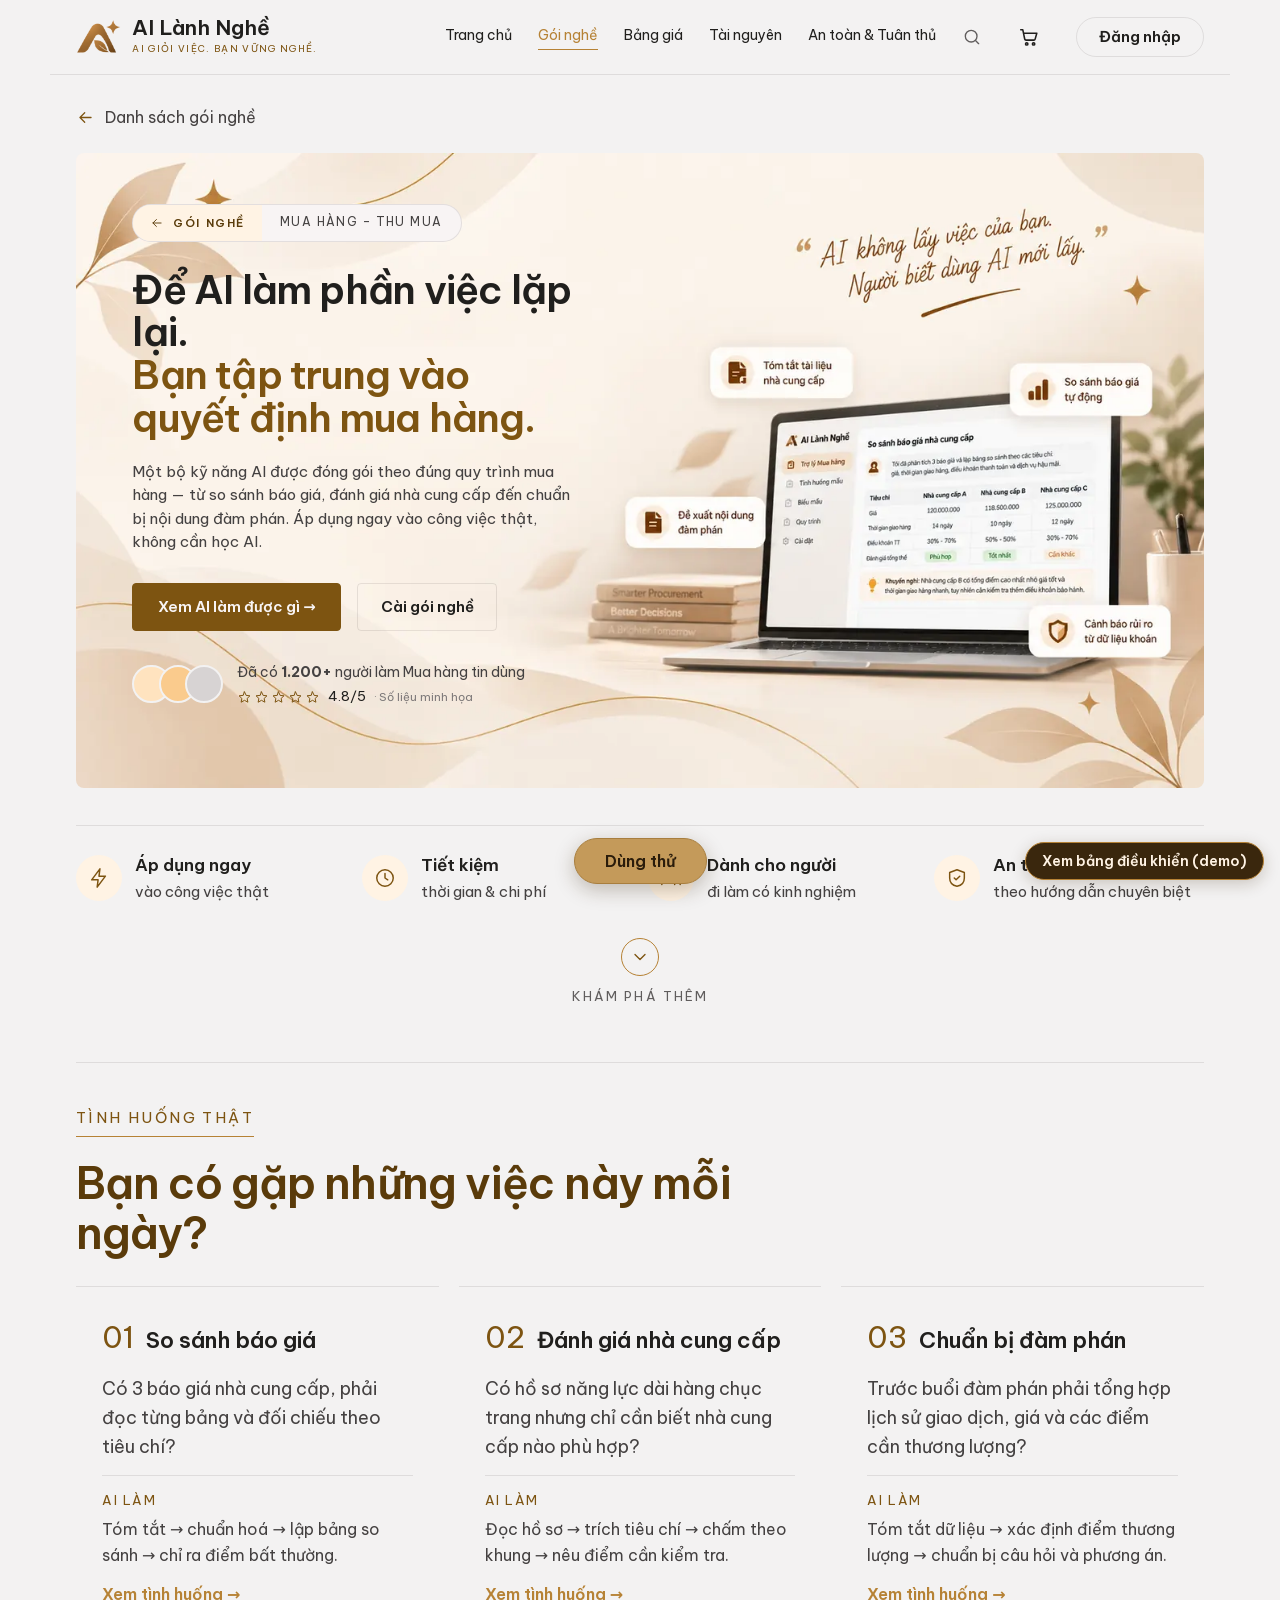
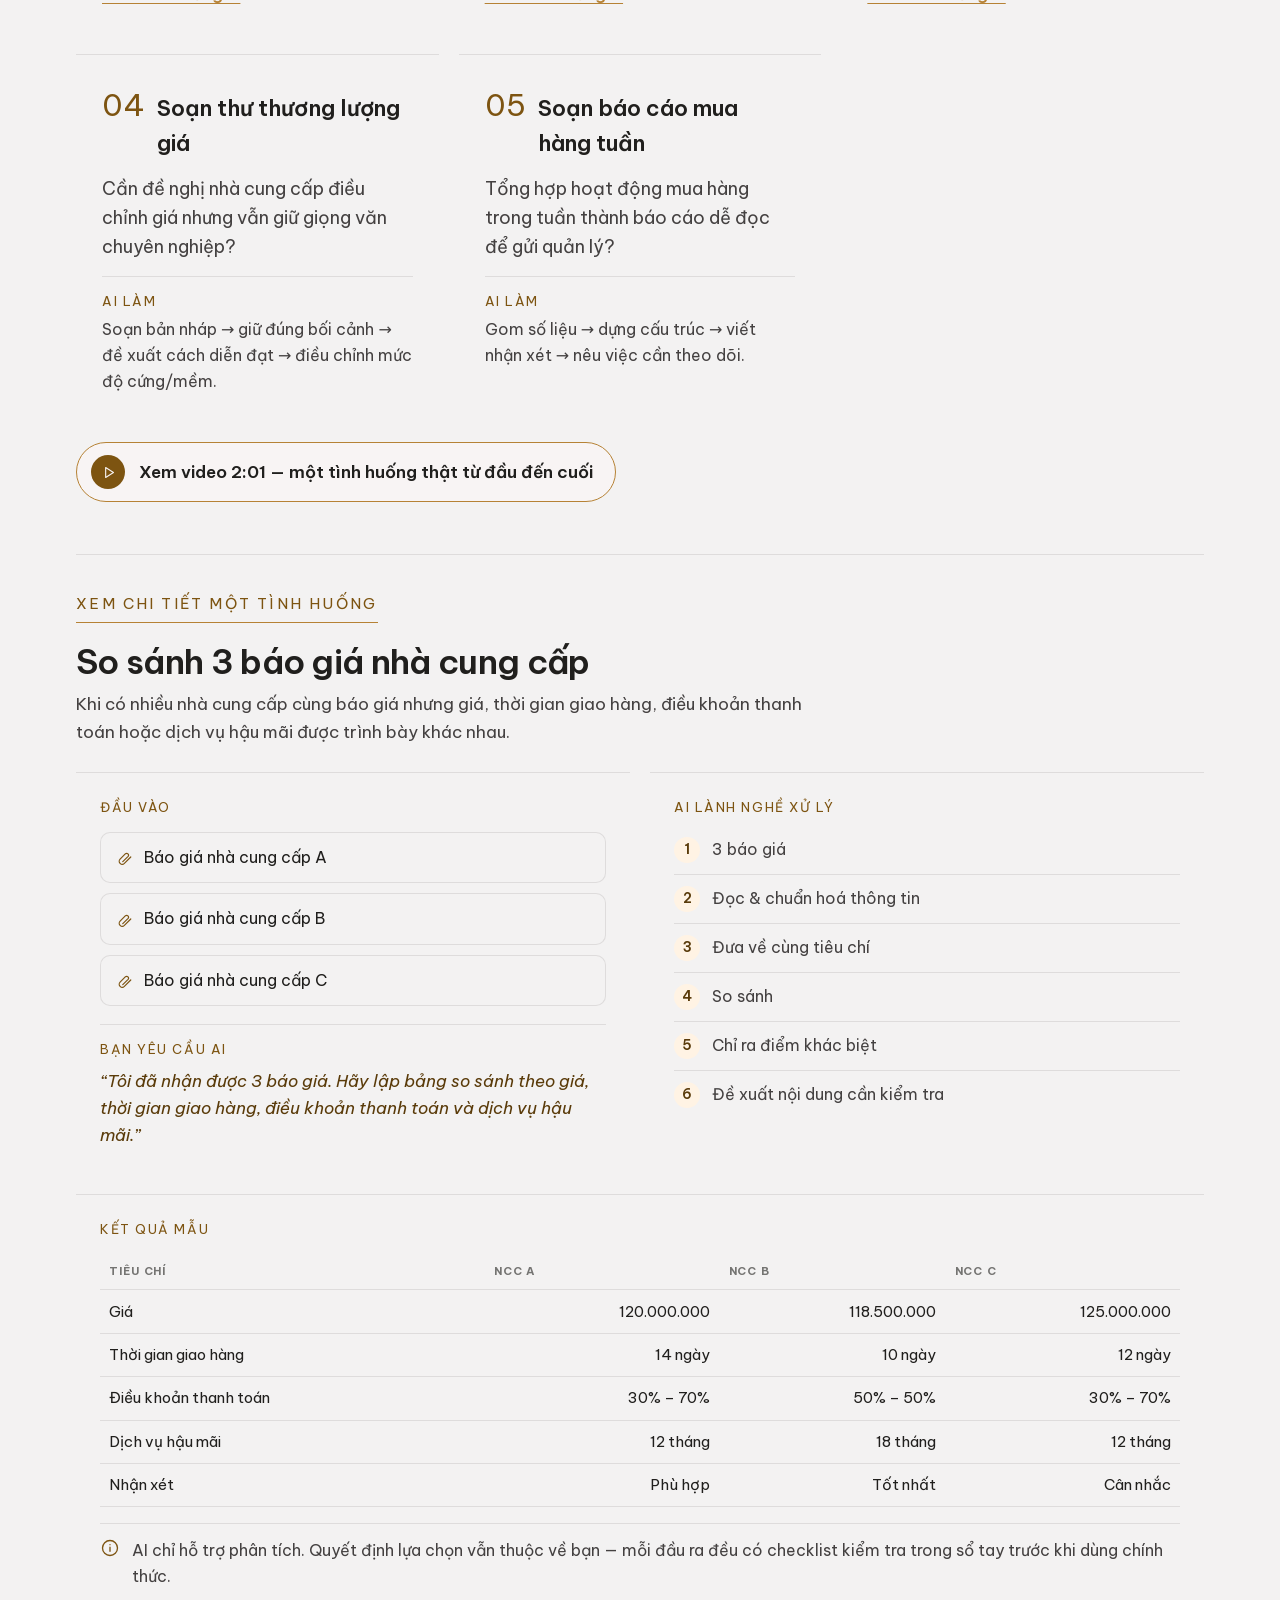
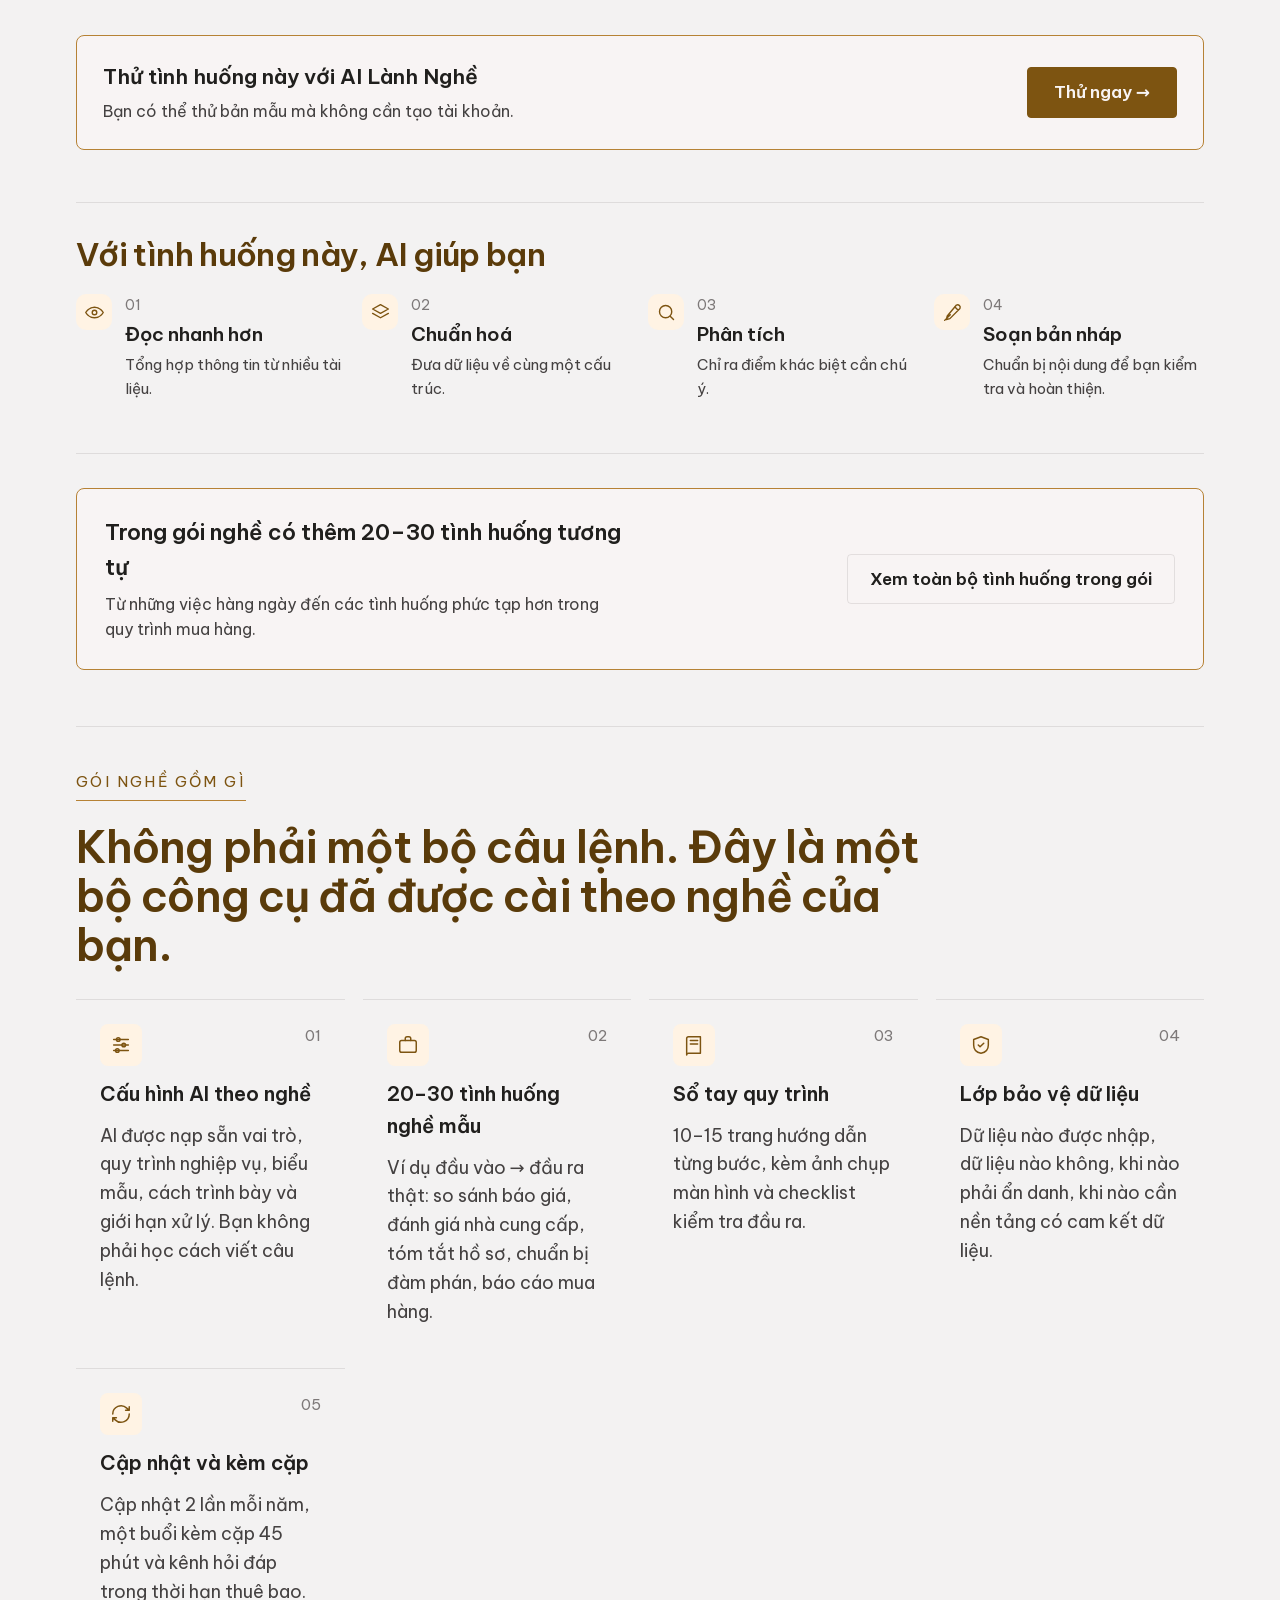
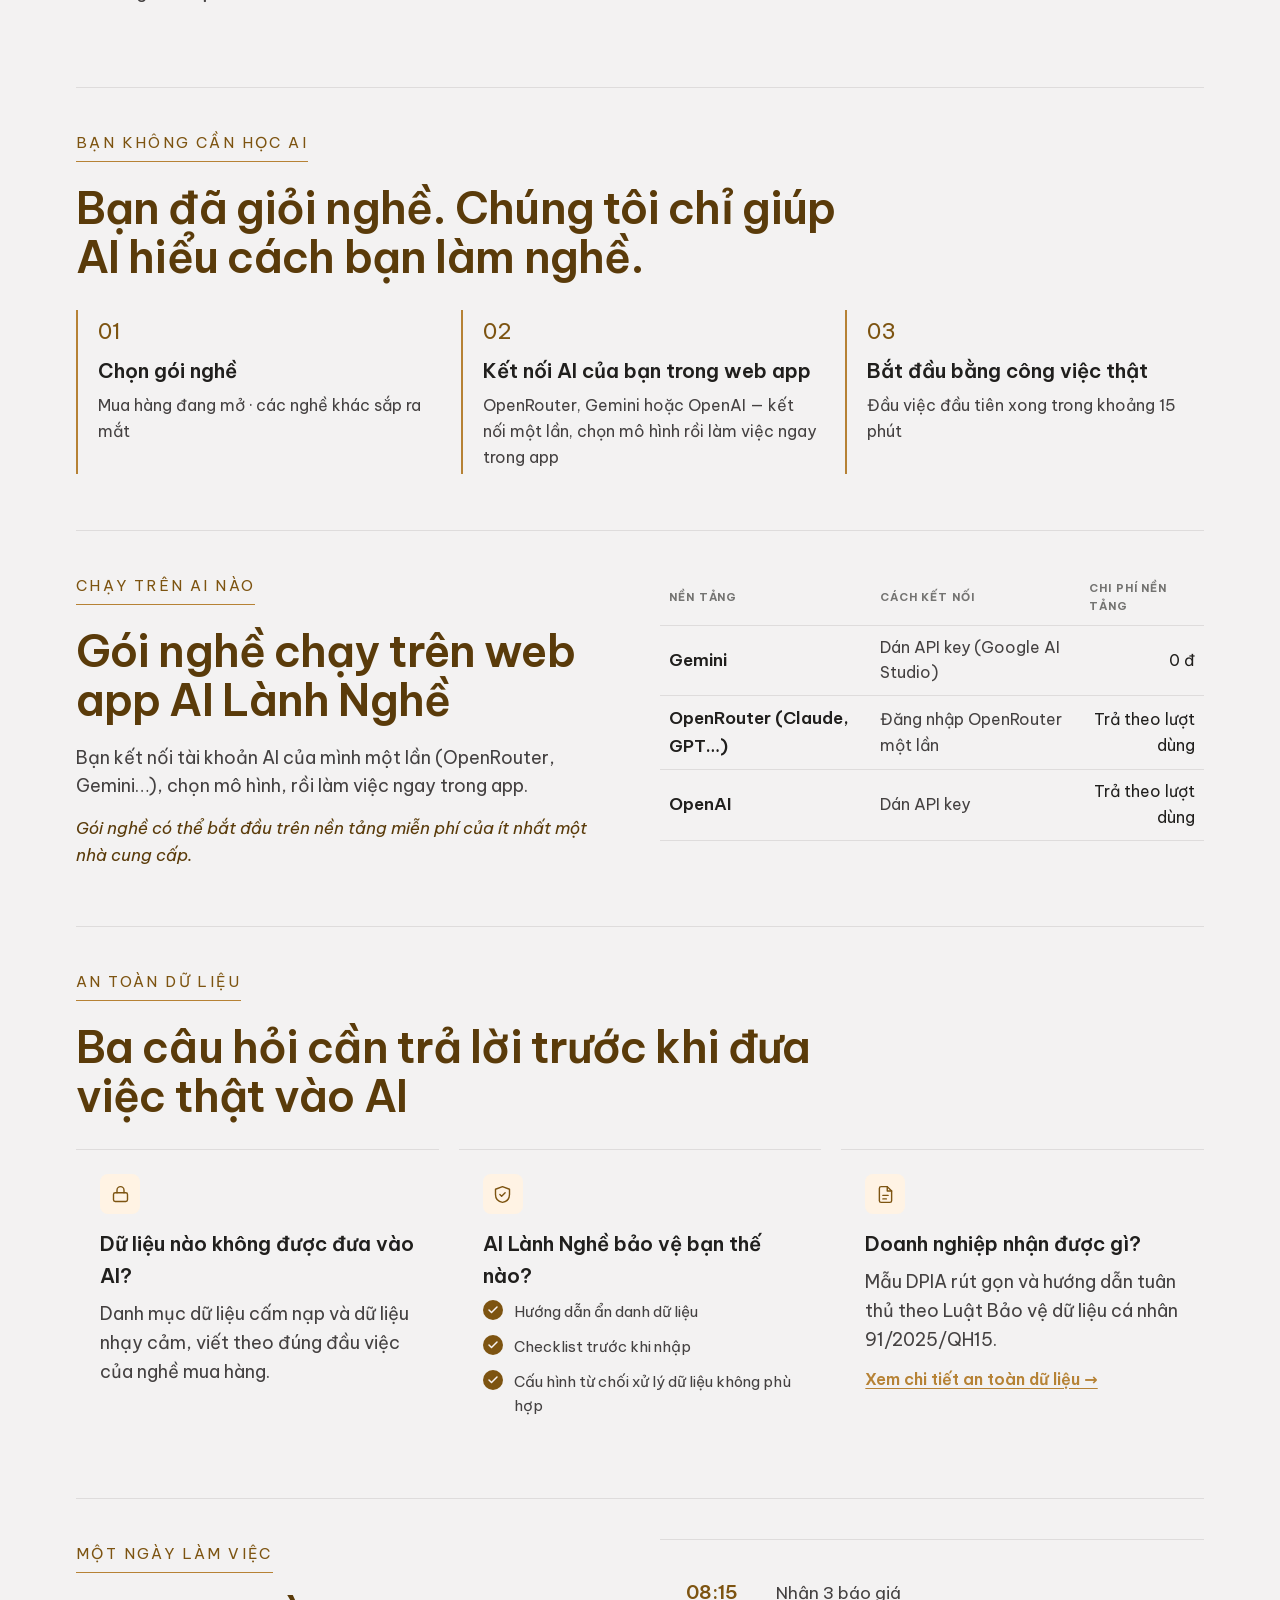
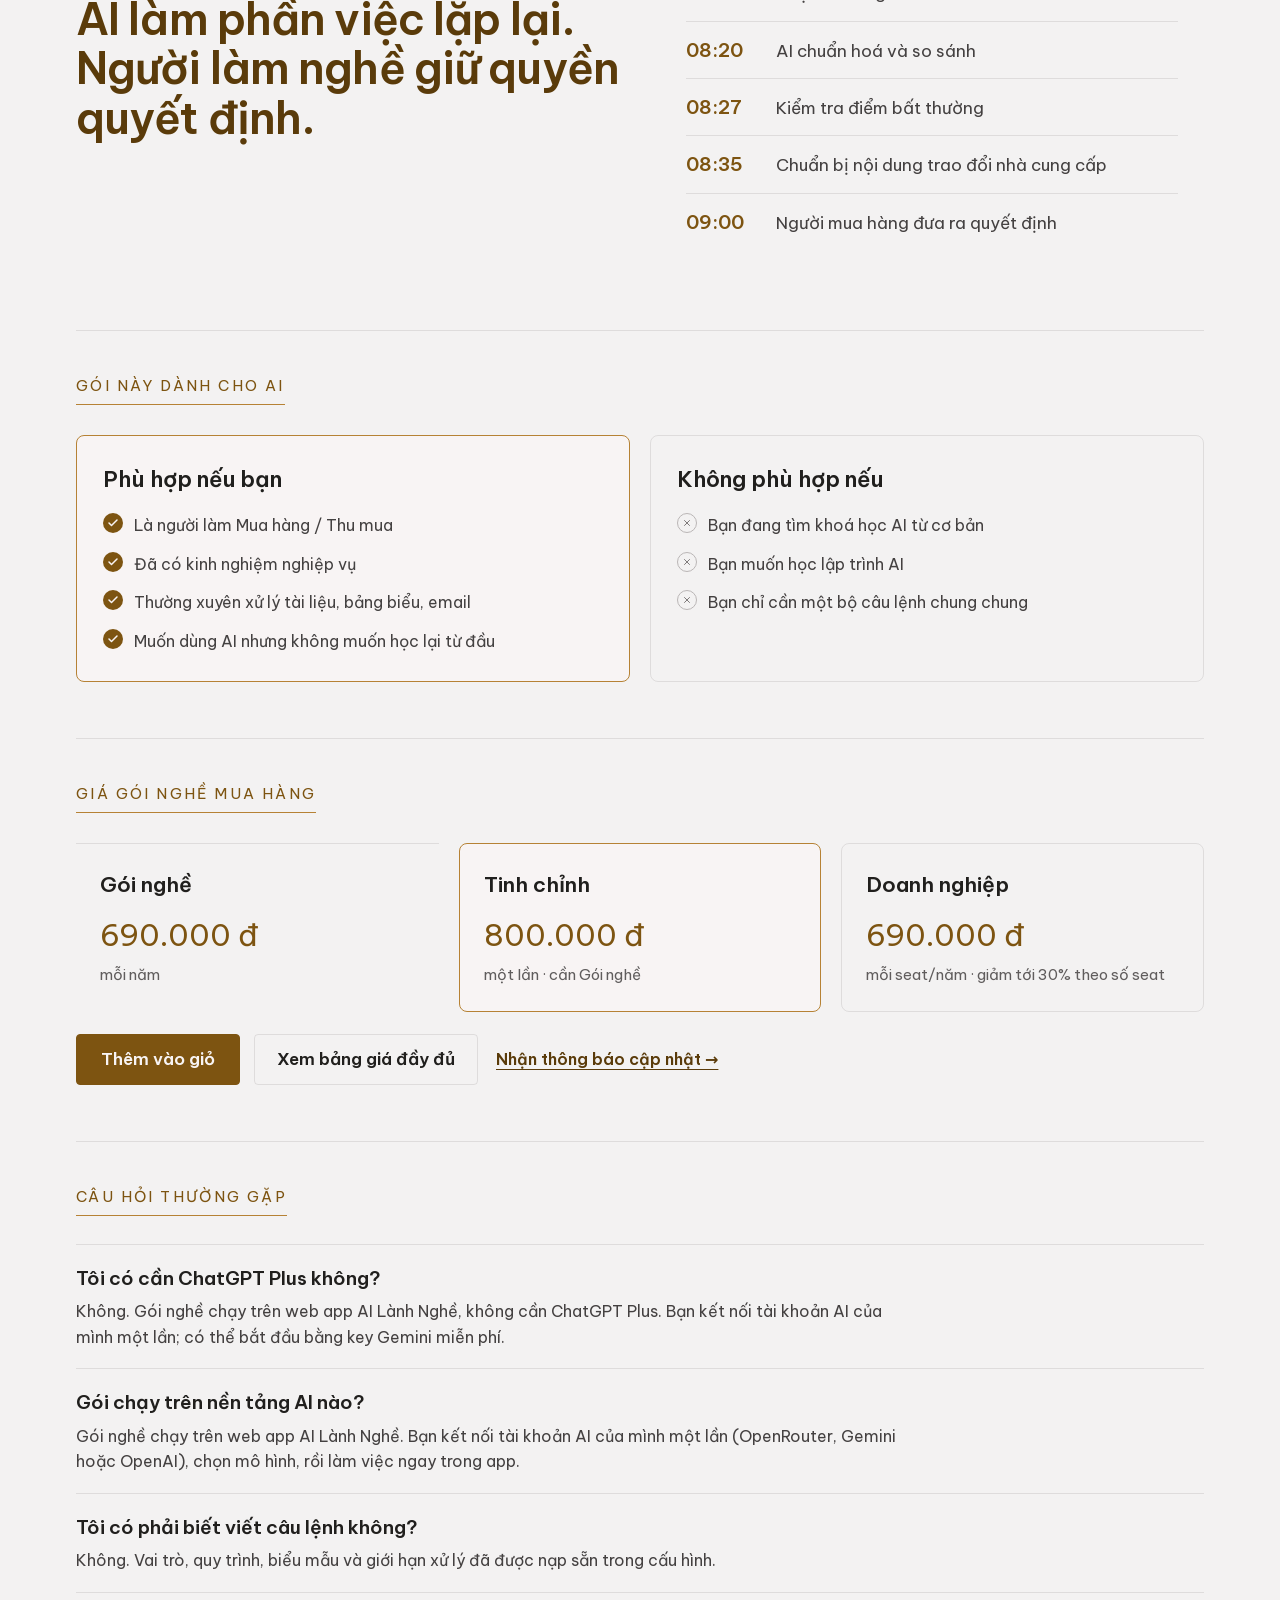
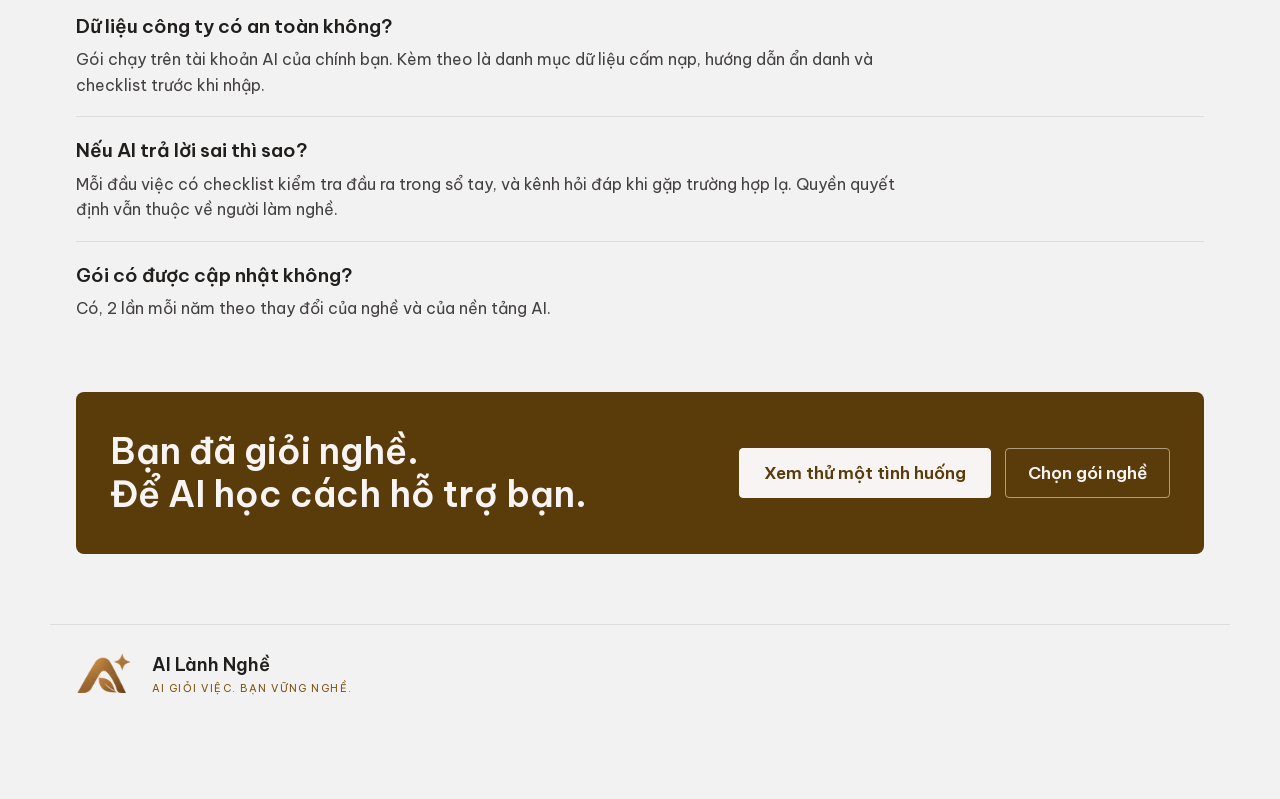
<file: nghe-mua-hang.html>
<!DOCTYPE html>
<html lang="vi">
<head>
<meta charset="utf-8">
<meta name="viewport" content="width=device-width, initial-scale=1">
<title>Gói nghề Mua hàng — AI Lành Nghề</title>
<meta name="description" content="AI Lành Nghề đóng gói kỹ năng AI theo từng nghề cho người lao động có chuyên môn từ 40 tuổi trở lên. Làm việc trên web app AI Lành Nghề với tài khoản AI của bạn (OpenRouter, Gemini, OpenAI), kèm sổ tay quy trình, lớp tuân thủ Luật 91/2025/QH15 và người kèm cặp.">
<meta name="robots" content="noindex, nofollow, noarchive, nosnippet, noimageindex">
<meta name="googlebot" content="noindex, nofollow, noarchive, nosnippet">
<meta property="og:title" content="AI Lành Nghề — AI giỏi việc. Bạn vững nghề.">
<meta property="og:description" content="AI không lấy việc của bạn. Người biết dùng AI mới lấy.">
<meta property="og:type" content="website">
<link rel="icon" href="assets/img/logo.png">
<link rel="stylesheet" href="assets/css/fonts.css">
<link rel="stylesheet" href="assets/css/tokens.css">
<link rel="stylesheet" href="assets/css/site.css">
<link rel="stylesheet" href="assets/css/gio-hang.css">
</head>
<body>
<div class="sitebody">
<header class="nav" style="display: flex; align-items: center; gap: var(--space-4); flex-wrap: wrap; padding: 16px 26px; border-bottom: 1px solid var(--color-divider); position: sticky; top: 0px; z-index: 50; background: var(--color-bg);">
<div class="nav-brand" data-go="index.html" style="display: flex; align-items: center; gap: 11px;;cursor:pointer">
<img alt="Biểu tượng AI Lành Nghề" class="u44" src="assets/img/logo.png"/>
<span class="u45">
<span class="u46">AI Lành Nghề</span>
<span class="u47">AI giỏi việc. Bạn vững nghề.</span>
</span>
</div>
<div class="u48">
<a aria-current="false" class="u3" href="index.html"><span>Trang chủ</span></a>
<a aria-current="page" class="u61" href="goi-nghe.html"><span>Gói nghề</span></a>
<a aria-current="false" class="u3" href="bang-gia.html"><span>Bảng giá</span></a>
<a aria-current="false" class="u3" href="tai-nguyen.html"><span>Tài nguyên</span></a>
<a aria-current="false" class="u3" href="an-toan.html"><span>An toàn &amp; Tuân thủ</span></a>
<span class="u49"><svg class="u6" fill="none" stroke="currentColor" stroke-linecap="round" stroke-linejoin="round" stroke-width="1.6" viewbox="0 0 24 24"><circle cx="11" cy="11" r="7"></circle><path d="M20 20l-3.5-3.5"></path></svg></span>
<a aria-label="Giỏ hàng" class="nav-cart" href="gio-hang.html"><svg aria-hidden="true" fill="none" stroke="currentColor" stroke-linecap="round" stroke-linejoin="round" stroke-width="1.7" viewbox="0 0 24 24"><path d="M3 4h2.2l2.1 10.2a1.5 1.5 0 0 0 1.5 1.2h8.4a1.5 1.5 0 0 0 1.5-1.1L20.5 8H6.1"></path><circle cx="9.5" cy="19.5" r="1.3"></circle><circle cx="17" cy="19.5" r="1.3"></circle></svg><span class="nav-cart-n" data-gio-dem="" hidden="">0</span></a><button class="btn btn-secondary u50" data-go="https://ai-lanh-nghe-app.nghoangan-bt96.workers.dev/app/dang-nhap/?from=site">Đăng nhập</button>

</div>
</header>
<main style="padding: 30px 26px 20px;">
<a href="goi-nghe.html" style="display: inline-flex; gap: 10px; align-items: center; font-size: 16px; color: var(--color-neutral-800); text-decoration: none; margin-bottom: 22px;"><span style="display: flex; color: var(--color-accent-700);"><svg fill="none" stroke="currentColor" stroke-linecap="round" stroke-linejoin="round" stroke-width="1.6" style="width: 19px; height: 19px;" viewbox="0 0 24 24"><path d="M19 12H5M11 18l-6-6 6-6"></path></svg></span>Danh sách gói nghề</a>
<div style='position: relative; container-type: inline-size; aspect-ratio: 1672 / 941; background-image: url("assets/img/hero-mua-hang.webp"); background-repeat: no-repeat; background-size: 100% 100%; background-color: var(--color-neutral-100); border-radius: 8px; overflow: hidden;'>
<div style="position: absolute; left: 5%; top: 8%; width: 40%;">
<div style="display: inline-flex; align-items: stretch; border: 1px solid var(--color-divider); border-radius: 999px; overflow: hidden; margin-bottom: 2.4cqw; background: var(--color-neutral-100);">
<span style="display: flex; gap: 9px; align-items: center; background: var(--color-accent-100); color: var(--color-accent-800); padding: 0.75cqw 1.5cqw; font-family: var(--font-heading); font-weight: 600; font-size: 1cqw; letter-spacing: 0.14em; text-transform: uppercase;"><span class="u175"><svg fill="none" stroke="currentColor" stroke-linecap="round" stroke-linejoin="round" stroke-width="1.6" style="width: 14px; height: 14px;" viewbox="0 0 24 24"><path d="M19 12H5M11 18l-6-6 6-6"></path></svg></span>Gói nghề</span>
<span style="padding: 0.75cqw 1.6cqw; font-size: 1.05cqw; letter-spacing: 0.12em; text-transform: uppercase; color: var(--color-neutral-800); align-self: center;">Mua hàng – Thu mua</span>
</div>
<h2 style="font-family: var(--font-heading); font-weight: 600; font-size: 3.5cqw; line-height: 1.08; margin: 0px 0px 1.8cqw; max-width: 15em; color: var(--color-text);">Để AI làm phần việc lặp lại.<br/><span class="u25">Bạn tập trung vào quyết định mua hàng.</span></h2>
<p style="font-size: 1.35cqw; line-height: 1.55; color: var(--color-neutral-800); margin: 0px 0px 2.6cqw;">Một bộ kỹ năng AI được đóng gói theo đúng quy trình mua hàng — từ so sánh báo giá, đánh giá nhà cung cấp đến chuẩn bị nội dung đàm phán. Áp dụng ngay vào công việc thật, không cần học AI.</p>
<div style="display: flex; gap: 1.4cqw; flex-wrap: wrap; margin-bottom: 2.6cqw;">
<button class="btn btn-primary" data-go="https://ai-lanh-nghe-app.nghoangan-bt96.workers.dev/app/dang-nhap/?from=site&next=%2Fapp%2Ftinh-huong%2F" style="font-size: 1.32cqw; padding: 1.25cqw 2.2cqw; background: var(--color-accent-700); color: var(--color-neutral-100); border-color: var(--color-accent-700);">Xem AI làm được gì →</button>
<button class="btn btn-secondary" style="font-size: 1.32cqw; padding: 1.25cqw 2cqw;">Cài gói nghề</button>
</div>
<div style="display: flex; gap: 14px; align-items: center; flex-wrap: wrap;">
<div class="u175">
<span style="width: 3.4cqw; height: 3.4cqw; border-radius: 50%; background: var(--color-accent-200); border: 2px solid var(--color-bg);"></span>
<span style="width: 3.4cqw; height: 3.4cqw; border-radius: 50%; background: var(--color-accent-300); border: 2px solid var(--color-bg); margin-left: -12px;"></span>
<span style="width: 3.4cqw; height: 3.4cqw; border-radius: 50%; background: var(--color-neutral-300); border: 2px solid var(--color-bg); margin-left: -12px;"></span>
</div>
<div>
<div style="font-size: 1.25cqw; color: var(--color-neutral-800);">Đã có <strong>1.200+</strong> người làm Mua hàng tin dùng</div>
<div style="display: flex; gap: 8px; align-items: center; margin-top: 3px;">
<span style="display: flex; gap: 2px; color: var(--color-accent-700);"><svg class="u64" fill="none" stroke="currentColor" stroke-linecap="round" stroke-linejoin="round" stroke-width="1.6" viewbox="0 0 24 24"><path d="M12 3l2.6 5.6 6.1.7-4.5 4.2 1.2 6-5.4-3-5.4 3 1.2-6L3.3 9.3l6.1-.7z"></path></svg><svg class="u64" fill="none" stroke="currentColor" stroke-linecap="round" stroke-linejoin="round" stroke-width="1.6" viewbox="0 0 24 24"><path d="M12 3l2.6 5.6 6.1.7-4.5 4.2 1.2 6-5.4-3-5.4 3 1.2-6L3.3 9.3l6.1-.7z"></path></svg><svg class="u64" fill="none" stroke="currentColor" stroke-linecap="round" stroke-linejoin="round" stroke-width="1.6" viewbox="0 0 24 24"><path d="M12 3l2.6 5.6 6.1.7-4.5 4.2 1.2 6-5.4-3-5.4 3 1.2-6L3.3 9.3l6.1-.7z"></path></svg><svg class="u64" fill="none" stroke="currentColor" stroke-linecap="round" stroke-linejoin="round" stroke-width="1.6" viewbox="0 0 24 24"><path d="M12 3l2.6 5.6 6.1.7-4.5 4.2 1.2 6-5.4-3-5.4 3 1.2-6L3.3 9.3l6.1-.7z"></path></svg><svg class="u64" fill="none" stroke="currentColor" stroke-linecap="round" stroke-linejoin="round" stroke-width="1.6" viewbox="0 0 24 24"><path d="M12 3l2.6 5.6 6.1.7-4.5 4.2 1.2 6-5.4-3-5.4 3 1.2-6L3.3 9.3l6.1-.7z"></path></svg></span>
<span style="font-size: 1.2cqw; font-variant-numeric: tabular-nums;">4.8/5</span>
<span style="font-size: 1cqw; color: var(--color-neutral-600);">· Số liệu minh họa</span>
</div>
</div>
</div>
</div>
</div>
<div style="margin-top: 38px; border-top: 1px solid var(--color-divider); padding-top: 26px; display: grid; grid-template-columns: repeat(auto-fit, minmax(165px, 1fr)); gap: 16px;">
<div class="u177">
<span class="u178"><svg class="u9" fill="none" stroke="currentColor" stroke-linecap="round" stroke-linejoin="round" stroke-width="1.6" viewbox="0 0 24 24"><path d="M13 2L4 14h7l-1 8 9-12h-7z"></path></svg></span>
<div><div class="u74">Áp dụng ngay</div><div class="u4">vào công việc thật</div></div>
</div>
<div class="u177">
<span class="u178"><svg class="u9" fill="none" stroke="currentColor" stroke-linecap="round" stroke-linejoin="round" stroke-width="1.6" viewbox="0 0 24 24"><circle cx="12" cy="12" r="9"></circle><path d="M12 7v5l3 2"></path></svg></span>
<div><div class="u74">Tiết kiệm</div><div class="u4">thời gian &amp; chi phí</div></div>
</div>
<div class="u177">
<span class="u178"><svg class="u9" fill="none" stroke="currentColor" stroke-linecap="round" stroke-linejoin="round" stroke-width="1.6" viewbox="0 0 24 24"><path d="M16 19v-1a4 4 0 0 0-4-4H6a4 4 0 0 0-4 4v1"></path><circle cx="9" cy="7" r="3.2"></circle><path d="M17 11a3 3 0 1 0 0-6"></path><path d="M22 19v-1a4 4 0 0 0-3-3.8"></path></svg></span>
<div><div class="u74">Dành cho người</div><div class="u4">đi làm có kinh nghiệm</div></div>
</div>
<div class="u177">
<span class="u178"><svg class="u9" fill="none" stroke="currentColor" stroke-linecap="round" stroke-linejoin="round" stroke-width="1.6" viewbox="0 0 24 24"><path d="M12 3l8 3v6c0 5-3.4 8.2-8 9-4.6-.8-8-4-8-9V6l8-3z"></path><path d="M9 12l2 2 4-4"></path></svg></span>
<div><div class="u74">An toàn dữ liệu</div><div class="u4">theo hướng dẫn chuyên biệt</div></div>
</div>
</div>
<div style="display: flex; flex-direction: column; align-items: center; gap: 10px; margin-top: 34px;">
<span style="width: 38px; height: 38px; border-radius: 50%; border: 1px solid var(--color-accent); color: var(--color-accent-700); display: grid; place-items: center;"><svg class="u6" fill="none" stroke="currentColor" stroke-linecap="round" stroke-linejoin="round" stroke-width="1.6" viewbox="0 0 24 24"><path d="M6 9l6 6 6-6"></path></svg></span>
<span style="font-family: var(--font-heading); font-size: 13px; letter-spacing: 0.16em; text-transform: uppercase; color: var(--color-neutral-700);">Khám phá thêm</span>
</div>
<div class="u75">
<div class="u20">Tình huống thật</div>
<h2 class="u248">Bạn có gặp những việc này mỗi ngày?</h2>
<div style="display: grid; grid-template-columns: repeat(auto-fit, minmax(270px, 1fr)); gap: 20px; align-items: stretch; margin-top: 28px;">
<div class="u63">
<div class="u129"><span class="u79">01</span><span class="u28">So sánh báo giá</span></div>
<p class="u19">Có 3 báo giá nhà cung cấp, phải đọc từng bảng và đối chiếu theo tiêu chí?</p>
<div class="u130">
<div class="u103">AI làm</div>
<div class="u5">Tóm tắt → chuẩn hoá → lập bảng so sánh → chỉ ra điểm bất thường.</div>
</div>
<a class="u106" href="nghe-mua-hang.html">Xem tình huống →</a>
</div>
<div class="u63">
<div class="u129"><span class="u79">02</span><span class="u28">Đánh giá nhà cung cấp</span></div>
<p class="u19">Có hồ sơ năng lực dài hàng chục trang nhưng chỉ cần biết nhà cung cấp nào phù hợp?</p>
<div class="u130">
<div class="u103">AI làm</div>
<div class="u5">Đọc hồ sơ → trích tiêu chí → chấm theo khung → nêu điểm cần kiểm tra.</div>
</div>
<a class="u106" href="nghe-mua-hang.html">Xem tình huống →</a>
</div>
<div class="u63">
<div class="u129"><span class="u79">03</span><span class="u28">Chuẩn bị đàm phán</span></div>
<p class="u19">Trước buổi đàm phán phải tổng hợp lịch sử giao dịch, giá và các điểm cần thương lượng?</p>
<div class="u130">
<div class="u103">AI làm</div>
<div class="u5">Tóm tắt dữ liệu → xác định điểm thương lượng → chuẩn bị câu hỏi và phương án.</div>
</div>
<a class="u106" href="nghe-mua-hang.html">Xem tình huống →</a>
</div>
<div class="u63">
<div class="u129"><span class="u79">04</span><span class="u28">Soạn thư thương lượng giá</span></div>
<p class="u19">Cần đề nghị nhà cung cấp điều chỉnh giá nhưng vẫn giữ giọng văn chuyên nghiệp?</p>
<div class="u130">
<div class="u103">AI làm</div>
<div class="u5">Soạn bản nháp → giữ đúng bối cảnh → đề xuất cách diễn đạt → điều chỉnh mức độ cứng/mềm.</div>
</div>
</div>
<div class="u63">
<div class="u129"><span class="u79">05</span><span class="u28">Soạn báo cáo mua hàng tuần</span></div>
<p class="u19">Tổng hợp hoạt động mua hàng trong tuần thành báo cáo dễ đọc để gửi quản lý?</p>
<div class="u130">
<div class="u103">AI làm</div>
<div class="u5">Gom số liệu → dựng cấu trúc → viết nhận xét → nêu việc cần theo dõi.</div>
</div>
</div>
</div>
<button aria-controls="video-mua-hang" aria-expanded="false" data-video-open="video-mua-hang" style="margin-top: 22px; display: flex; gap: 14px; align-items: center; flex-wrap: wrap; border: 1px solid var(--color-accent); border-radius: 999px; padding: 12px 22px 12px 14px; width: fit-content; background: var(--color-neutral-100); color: inherit; font: inherit; text-align: left; cursor: pointer;" type="button">
<span style="width: 34px; height: 34px; flex: 0 0 auto; border-radius: 50%; background: var(--color-accent-700); color: var(--color-neutral-100); display: grid; place-items: center;"><svg fill="none" stroke="currentColor" stroke-linecap="round" stroke-linejoin="round" stroke-width="1.6" style="width: 17px; height: 17px;" viewbox="0 0 24 24"><path d="M8 5l11 7-11 7z"></path></svg></span>
<span class="u74">Xem video 2:01 — một tình huống thật từ đầu đến cuối</span>
</button>
<div hidden id="video-mua-hang" style="margin-top: 18px; max-width: 960px;">
<video controls playsinline poster="assets/video/video2-gioi-thieu-poster.jpg?v=2" preload="none" style="display: block; width: 100%; aspect-ratio: 16 / 9; border-radius: 8px; background: #000;">
<source src="assets/video/video2-gioi-thieu.mp4?v=2" type="video/mp4"/>
<track kind="subtitles" label="Tiếng Việt" src="assets/video/video2-gioi-thieu.vi.vtt?v=2" srclang="vi"/>
<a href="assets/video/video2-gioi-thieu.mp4?v=2">Tải video (MP4)</a>
</video>
<p style="font-size: 13px; color: var(--color-neutral-600); margin: 8px 0 0;">Video giới thiệu do nhóm dựng, quay theo cách dùng trước đây (cài cấu hình vào trợ lý AI). Gói nghề hiện chạy trên web app AI Lành Nghề; số giờ là ước lượng từ tình huống mẫu.</p>
</div>
</div>
<div style="border-top: 1px solid var(--color-divider); margin-top: 52px; padding-top: 34px;">
<div style="font-size: 15px; letter-spacing: 0.16em; text-transform: uppercase; color: var(--color-accent-700); font-family: var(--font-heading); border-bottom: 1px solid var(--color-accent); display: inline-block; padding-bottom: 6px; margin-bottom: 20px;">Xem chi tiết một tình huống</div>
<h3 style="font-family: var(--font-heading); font-weight: 600; font-size: clamp(24px, 3.2vw, 34px); margin: 0px 0px 10px;">So sánh 3 báo giá nhà cung cấp</h3>
<p style="max-width: 44em; font-size: 17px; color: var(--color-neutral-800); margin: 0px 0px 26px;">Khi có nhiều nhà cung cấp cùng báo giá nhưng giá, thời gian giao hàng, điều khoản thanh toán hoặc dịch vụ hậu mãi được trình bày khác nhau.</p>
<div style="display: grid; grid-template-columns: repeat(auto-fit, minmax(280px, 1fr)); gap: 20px; align-items: start;">
<div class="u71">
<div class="u249">Đầu vào</div>
<div class="u250">
<div class="u251"><span class="u18"><svg class="u11" fill="none" stroke="currentColor" stroke-linecap="round" stroke-linejoin="round" stroke-width="1.6" viewbox="0 0 24 24"><path d="M21 12l-8.5 8.5a4 4 0 0 1-5.7-5.7L14 7.6a2.5 2.5 0 0 1 3.5 3.5l-7.1 7.1"></path></svg></span>Báo giá nhà cung cấp A</div>
<div class="u251"><span class="u18"><svg class="u11" fill="none" stroke="currentColor" stroke-linecap="round" stroke-linejoin="round" stroke-width="1.6" viewbox="0 0 24 24"><path d="M21 12l-8.5 8.5a4 4 0 0 1-5.7-5.7L14 7.6a2.5 2.5 0 0 1 3.5 3.5l-7.1 7.1"></path></svg></span>Báo giá nhà cung cấp B</div>
<div class="u251"><span class="u18"><svg class="u11" fill="none" stroke="currentColor" stroke-linecap="round" stroke-linejoin="round" stroke-width="1.6" viewbox="0 0 24 24"><path d="M21 12l-8.5 8.5a4 4 0 0 1-5.7-5.7L14 7.6a2.5 2.5 0 0 1 3.5 3.5l-7.1 7.1"></path></svg></span>Báo giá nhà cung cấp C</div>
</div>
<div style="margin-top: 18px; border-top: 1px solid var(--color-divider); padding-top: 14px;">
<div class="u252">Bạn yêu cầu AI</div>
<p style="font-family: var(--font-heading); font-style: italic; font-size: 17px; color: var(--color-accent-800); margin: 0px;">“Tôi đã nhận được 3 báo giá. Hãy lập bảng so sánh theo giá, thời gian giao hàng, điều khoản thanh toán và dịch vụ hậu mãi.”</p>
</div>
</div>
<div class="u71">
<div class="u252">AI Lành Nghề xử lý</div>
<div style="display: flex; gap: 12px; align-items: center; padding: 11px 0px; border-top: 0px;">
<span class="u15">1</span>
<span class="u5">3 báo giá</span>
</div>
<div class="u67">
<span class="u15">2</span>
<span class="u5">Đọc &amp; chuẩn hoá thông tin</span>
</div>
<div class="u67">
<span class="u15">3</span>
<span class="u5">Đưa về cùng tiêu chí</span>
</div>
<div class="u67">
<span class="u15">4</span>
<span class="u5">So sánh</span>
</div>
<div class="u67">
<span class="u15">5</span>
<span class="u5">Chỉ ra điểm khác biệt</span>
</div>
<div class="u67">
<span class="u15">6</span>
<span class="u5">Đề xuất nội dung cần kiểm tra</span>
</div>
</div>
</div>
<div style="margin-top: 20px; border-top: 1px solid var(--color-hair); border-radius: 0px; padding: 24px;">
<div class="u249">Kết quả mẫu</div>
<table class="table u90">
<thead><tr><th class="u12">Tiêu chí</th><th class="u179">NCC A</th><th class="u179">NCC B</th><th class="u179">NCC C</th></tr></thead>
<tbody>
<tr><td class="u8">Giá</td><td class="u34">120.000.000</td><td class="u34">118.500.000</td><td class="u34">125.000.000</td></tr>
<tr><td class="u8">Thời gian giao hàng</td><td class="u34">14 ngày</td><td class="u34">10 ngày</td><td class="u34">12 ngày</td></tr>
<tr><td class="u8">Điều khoản thanh toán</td><td class="u34">30% – 70%</td><td class="u34">50% – 50%</td><td class="u34">30% – 70%</td></tr>
<tr><td class="u8">Dịch vụ hậu mãi</td><td class="u34">12 tháng</td><td class="u34">18 tháng</td><td class="u34">12 tháng</td></tr>
<tr><td class="u8">Nhận xét</td><td class="u34">Phù hợp</td><td class="u34">Tốt nhất</td><td class="u34">Cân nhắc</td></tr>
</tbody>
</table>
<div style="margin-top: 16px; display: flex; gap: 12px; align-items: flex-start; border-top: 1px solid var(--color-divider); padding-top: 14px;">
<span class="u10"><svg class="u6" fill="none" stroke="currentColor" stroke-linecap="round" stroke-linejoin="round" stroke-width="1.6" viewbox="0 0 24 24"><circle cx="12" cy="12" r="9"></circle><path d="M12 11v5M12 8h.01"></path></svg></span>
<div class="u5">AI chỉ hỗ trợ phân tích. Quyết định lựa chọn vẫn thuộc về bạn — mỗi đầu ra đều có checklist kiểm tra trong sổ tay trước khi dùng chính thức.</div>
</div>
</div>
<div style="margin-top: 22px; border: 1px solid var(--color-accent); border-radius: 8px; padding: 24px 26px; display: grid; grid-template-columns: repeat(auto-fit, minmax(260px, 1fr)); gap: 22px; align-items: center; background: var(--color-neutral-100);">
<div>
<div style="font-family: var(--font-heading); font-weight: 600; font-size: 21px; margin-bottom: 5px;">Thử tình huống này với AI Lành Nghề</div>
<div class="u5">Bạn có thể thử bản mẫu mà không cần tạo tài khoản.</div>
</div>
<div class="u246"><button class="btn btn-primary" data-go="https://ai-lanh-nghe-app.nghoangan-bt96.workers.dev/app/dang-nhap/?from=site&next=%2Fapp%2Flam-viec%2F%3Fs%3Dso-sanh-bao-gia" style="font-size: 17px; padding: 14px 26px; background: var(--color-accent-700); color: var(--color-neutral-100); border-color: var(--color-accent-700);">Thử ngay →</button></div>
</div>
</div>
<div style="border-top: 1px solid var(--color-divider); margin-top: 52px; padding-top: 34px;">
<h3 style="font-family: var(--font-heading); font-weight: 600; font-size: clamp(24px, 3.2vw, 32px); margin: 0px 0px 22px; color: var(--color-accent-800);">Với tình huống này, AI giúp bạn</h3>
<div style="display: grid; grid-template-columns: repeat(auto-fit, minmax(175px, 1fr)); gap: 16px;">
<div class="u80">
<span class="u180"><svg class="u39" fill="none" stroke="currentColor" stroke-linecap="round" stroke-linejoin="round" stroke-width="1.6" viewbox="0 0 24 24"><path d="M2 12s3.6-6 10-6 10 6 10 6-3.6 6-10 6S2 12 2 12z"></path><circle cx="12" cy="12" r="2.6"></circle></svg></span>
<div><div class="u181">01</div><div class="u182">Đọc nhanh hơn</div><div class="u4">Tổng hợp thông tin từ nhiều tài liệu.</div></div>
</div>
<div class="u80">
<span class="u180"><svg class="u39" fill="none" stroke="currentColor" stroke-linecap="round" stroke-linejoin="round" stroke-width="1.6" viewbox="0 0 24 24"><path d="M12 3l9 5-9 5-9-5z"></path><path d="M3 13l9 5 9-5"></path></svg></span>
<div><div class="u181">02</div><div class="u182">Chuẩn hoá</div><div class="u4">Đưa dữ liệu về cùng một cấu trúc.</div></div>
</div>
<div class="u80">
<span class="u180"><svg class="u39" fill="none" stroke="currentColor" stroke-linecap="round" stroke-linejoin="round" stroke-width="1.6" viewbox="0 0 24 24"><circle cx="11" cy="11" r="7"></circle><path d="M20 20l-3.5-3.5"></path></svg></span>
<div><div class="u181">03</div><div class="u182">Phân tích</div><div class="u4">Chỉ ra điểm khác biệt cần chú ý.</div></div>
</div>
<div class="u80">
<span class="u180"><svg class="u39" fill="none" stroke="currentColor" stroke-linecap="round" stroke-linejoin="round" stroke-width="1.6" viewbox="0 0 24 24"><path d="M14.5 5.5l4 4M3 21l6.5-6.5M16.5 3.5a3 3 0 0 1 4 4L9 19l-4 1 1-4z"></path></svg></span>
<div><div class="u181">04</div><div class="u182">Soạn bản nháp</div><div class="u4">Chuẩn bị nội dung để bạn kiểm tra và hoàn thiện.</div></div>
</div>
</div>
</div>
<div style="border-top: 1px solid var(--color-divider); margin-top: 52px; padding-top: 34px; background: transparent;">
<div style="background: var(--color-neutral-100); border: 1px solid var(--color-accent); border-radius: 8px; padding: 26px 28px; display: grid; grid-template-columns: repeat(auto-fit, minmax(260px, 1fr)); gap: 24px; align-items: center;">
<div>
<div style="font-family: var(--font-heading); font-weight: 600; font-size: 22px; margin-bottom: 6px;">Trong gói nghề có thêm 20–30 tình huống tương tự</div>
<div class="u5">Từ những việc hàng ngày đến các tình huống phức tạp hơn trong quy trình mua hàng.</div>
</div>
<div class="u246"><button class="btn btn-secondary u253">Xem toàn bộ tình huống trong gói</button></div>
</div>
</div>
<div class="u75">
<div class="u20">Gói nghề gồm gì</div>
<h2 style="font-family: var(--font-heading); font-weight: 600; font-size: clamp(28px, 4.2vw, 44px); line-height: 1.12; margin: 0px 0px 18px; max-width: 20em; color: var(--color-accent-800);">Không phải một bộ câu lệnh. Đây là một bộ công cụ đã được cài theo nghề của bạn.</h2>
<div style="display: grid; grid-template-columns: repeat(auto-fit, minmax(240px, 1fr)); gap: 18px; align-items: stretch; margin-top: 28px;">
<div class="u131">
<div class="u70">
<span class="u132"><svg class="u9" fill="none" stroke="currentColor" stroke-linecap="round" stroke-linejoin="round" stroke-width="1.6" viewbox="0 0 24 24"><path d="M4 6h16M4 12h16M4 18h16"></path><circle cx="9" cy="6" r="2"></circle><circle cx="15" cy="12" r="2"></circle><circle cx="8" cy="18" r="2"></circle></svg></span>
<span class="u36">01</span>
</div>
<div class="u133">Cấu hình AI theo nghề</div>
<p class="u23">AI được nạp sẵn vai trò, quy trình nghiệp vụ, biểu mẫu, cách trình bày và giới hạn xử lý. Bạn không phải học cách viết câu lệnh.</p>
</div>
<div class="u131">
<div class="u70">
<span class="u132"><svg class="u9" fill="none" stroke="currentColor" stroke-linecap="round" stroke-linejoin="round" stroke-width="1.6" viewbox="0 0 24 24"><rect height="13" rx="2" width="18" x="3" y="7"></rect><path d="M9 7V5a2 2 0 0 1 2-2h2a2 2 0 0 1 2 2v2"></path></svg></span>
<span class="u36">02</span>
</div>
<div class="u133">20–30 tình huống nghề mẫu</div>
<p class="u23">Ví dụ đầu vào → đầu ra thật: so sánh báo giá, đánh giá nhà cung cấp, tóm tắt hồ sơ, chuẩn bị đàm phán, báo cáo mua hàng.</p>
</div>
<div class="u131">
<div class="u70">
<span class="u132"><svg class="u9" fill="none" stroke="currentColor" stroke-linecap="round" stroke-linejoin="round" stroke-width="1.6" viewbox="0 0 24 24"><path d="M4 5a2 2 0 0 1 2-2h13v18H6a2 2 0 0 0-2 2z"></path><path d="M8 7h8M8 11h8"></path></svg></span>
<span class="u36">03</span>
</div>
<div class="u133">Sổ tay quy trình</div>
<p class="u23">10–15 trang hướng dẫn từng bước, kèm ảnh chụp màn hình và checklist kiểm tra đầu ra.</p>
</div>
<div class="u131">
<div class="u70">
<span class="u132"><svg class="u9" fill="none" stroke="currentColor" stroke-linecap="round" stroke-linejoin="round" stroke-width="1.6" viewbox="0 0 24 24"><path d="M12 3l8 3v6c0 5-3.4 8.2-8 9-4.6-.8-8-4-8-9V6l8-3z"></path><path d="M9 12l2 2 4-4"></path></svg></span>
<span class="u36">04</span>
</div>
<div class="u133">Lớp bảo vệ dữ liệu</div>
<p class="u23">Dữ liệu nào được nhập, dữ liệu nào không, khi nào phải ẩn danh, khi nào cần nền tảng có cam kết dữ liệu.</p>
</div>
<div class="u131">
<div class="u70">
<span class="u132"><svg class="u9" fill="none" stroke="currentColor" stroke-linecap="round" stroke-linejoin="round" stroke-width="1.6" viewbox="0 0 24 24"><path d="M3 12a9 9 0 0 1 15.3-6.4L21 8M21 4v4h-4"></path><path d="M21 12a9 9 0 0 1-15.3 6.4L3 16M3 20v-4h4"></path></svg></span>
<span class="u36">05</span>
</div>
<div class="u133">Cập nhật và kèm cặp</div>
<p class="u23">Cập nhật 2 lần mỗi năm, một buổi kèm cặp 45 phút và kênh hỏi đáp trong thời hạn thuê bao.</p>
</div>
</div>
</div>
<div class="u75">
<div class="u20">Bạn không cần học AI</div>
<h2 class="u248">Bạn đã giỏi nghề. Chúng tôi chỉ giúp AI hiểu cách bạn làm nghề.</h2>
<div style="display: grid; grid-template-columns: repeat(auto-fit, minmax(250px, 1fr)); gap: 26px; margin-top: 28px;">
<div class="u254">
<div class="u255">01</div>
<div class="u256">Chọn gói nghề</div>
<div class="u5">Mua hàng đang mở · các nghề khác sắp ra mắt</div>
</div>
<div class="u254">
<div class="u255">02</div>
<div class="u256">Kết nối AI của bạn trong web app</div>
<div class="u5">OpenRouter, Gemini hoặc OpenAI — kết nối một lần, chọn mô hình rồi làm việc ngay trong app</div>
</div>
<div class="u254">
<div class="u255">03</div>
<div class="u256">Bắt đầu bằng công việc thật</div>
<div class="u5">Đầu việc đầu tiên xong trong khoảng 15 phút</div>
</div>
</div>
</div>
<div class="u75">
<div style="display: grid; grid-template-columns: repeat(auto-fit, minmax(300px, 1fr)); gap: 40px; align-items: start;">
<div>
<div class="u20">Chạy trên AI nào</div>
<h2 style="font-family: var(--font-heading); font-weight: 600; font-size: clamp(28px, 4.2vw, 44px); line-height: 1.12; margin: 0px 0px 18px; max-width: 16em; color: var(--color-accent-800);">Gói nghề chạy trên web app AI Lành Nghề</h2>
<p style="max-width: 34em; font-size: 18px; color: var(--color-neutral-800); margin: 0px 0px 14px;">Bạn kết nối tài khoản AI của mình một lần (OpenRouter, Gemini…), chọn mô hình, rồi làm việc ngay trong app.</p>
<p style="max-width: 34em; font-size: 17px; color: var(--color-accent-800); font-family: var(--font-heading); font-style: italic; margin: 0px;">Gói nghề có thể bắt đầu trên nền tảng miễn phí của ít nhất một nhà cung cấp.</p>
</div>
<table class="table u90">
<thead><tr><th class="u12">Nền tảng</th><th class="u12">Cách kết nối</th><th class="u179">Chi phí nền tảng</th></tr></thead>
<tbody>
<tr><td class="u74">Gemini</td><td class="u5">Dán API key (Google AI Studio)</td><td class="u257">0 đ</td></tr>
<tr><td class="u74">OpenRouter (Claude, GPT…)</td><td class="u5">Đăng nhập OpenRouter một lần</td><td class="u257">Trả theo lượt dùng</td></tr>
<tr><td class="u74">OpenAI</td><td class="u5">Dán API key</td><td class="u257">Trả theo lượt dùng</td></tr>
</tbody>
</table>
</div>
</div>
<div class="u75">
<div class="u20">An toàn dữ liệu</div>
<h2 class="u248">Ba câu hỏi cần trả lời trước khi đưa việc thật vào AI</h2>
<div style="display: grid; grid-template-columns: repeat(auto-fit, minmax(260px, 1fr)); gap: 20px; align-items: stretch; margin-top: 28px;">
<div class="u71">
<span class="u258"><svg class="u39" fill="none" stroke="currentColor" stroke-linecap="round" stroke-linejoin="round" stroke-width="1.6" viewbox="0 0 24 24"><rect height="10" rx="2" width="16" x="4" y="10"></rect><path d="M8 10V7a4 4 0 0 1 8 0v3"></path></svg></span>
<div class="u259">Dữ liệu nào không được đưa vào AI?</div>
<p class="u23">Danh mục dữ liệu cấm nạp và dữ liệu nhạy cảm, viết theo đúng đầu việc của nghề mua hàng.</p>
</div>
<div class="u71">
<span class="u258"><svg class="u39" fill="none" stroke="currentColor" stroke-linecap="round" stroke-linejoin="round" stroke-width="1.6" viewbox="0 0 24 24"><path d="M12 3l8 3v6c0 5-3.4 8.2-8 9-4.6-.8-8-4-8-9V6l8-3z"></path><path d="M9 12l2 2 4-4"></path></svg></span>
<div class="u259">AI Lành Nghề bảo vệ bạn thế nào?</div>
<ul class="u183"><li class="u13"><span class="u16"><svg class="u17" fill="none" stroke="currentColor" stroke-linecap="round" stroke-linejoin="round" stroke-width="3" viewbox="0 0 24 24"><path d="M20 6L9 17l-5-5"></path></svg></span><span>Hướng dẫn ẩn danh dữ liệu</span></li><li class="u13"><span class="u16"><svg class="u17" fill="none" stroke="currentColor" stroke-linecap="round" stroke-linejoin="round" stroke-width="3" viewbox="0 0 24 24"><path d="M20 6L9 17l-5-5"></path></svg></span><span>Checklist trước khi nhập</span></li><li class="u13"><span class="u16"><svg class="u17" fill="none" stroke="currentColor" stroke-linecap="round" stroke-linejoin="round" stroke-width="3" viewbox="0 0 24 24"><path d="M20 6L9 17l-5-5"></path></svg></span><span>Cấu hình từ chối xử lý dữ liệu không phù hợp</span></li></ul>
</div>
<div class="u71">
<span class="u258"><svg class="u39" fill="none" stroke="currentColor" stroke-linecap="round" stroke-linejoin="round" stroke-width="1.6" viewbox="0 0 24 24"><path d="M14 3H7a2 2 0 0 0-2 2v14a2 2 0 0 0 2 2h10a2 2 0 0 0 2-2V8z"></path><path d="M14 3v5h5M9 13h6M9 17h4"></path></svg></span>
<div class="u259">Doanh nghiệp nhận được gì?</div>
<p class="u23">Mẫu DPIA rút gọn và hướng dẫn tuân thủ theo Luật Bảo vệ dữ liệu cá nhân 91/2025/QH15.</p>
<a href="an-toan.html" style="font-family: var(--font-heading); font-weight: 600; font-size: 16px; display: inline-block; margin-top: 12px;">Xem chi tiết an toàn dữ liệu →</a>
</div>
</div>
</div>
<div class="u75">
<div style="display: grid; grid-template-columns: repeat(auto-fit, minmax(300px, 1fr)); gap: 40px; align-items: start;">
<div>
<div class="u20">Một ngày làm việc</div>
<h2 style="font-family: var(--font-heading); font-weight: 600; font-size: clamp(28px, 4.2vw, 44px); line-height: 1.12; margin: 0px 0px 18px; max-width: 16em; color: var(--color-accent-800);">AI làm phần việc lặp lại. Người làm nghề giữ quyền quyết định.</h2>
</div>
<div style="border-top: 1px solid var(--color-hair); border-radius: 0px; padding: 24px 26px;">
<div style="display: flex; gap: 16px; align-items: baseline; padding: 13px 0px; border-top: 0px;">
<span class="u134">08:15</span>
<span class="u81">Nhận 3 báo giá</span>
</div>
<div class="u184">
<span class="u134">08:20</span>
<span class="u81">AI chuẩn hoá và so sánh</span>
</div>
<div class="u184">
<span class="u134">08:27</span>
<span class="u81">Kiểm tra điểm bất thường</span>
</div>
<div class="u184">
<span class="u134">08:35</span>
<span class="u81">Chuẩn bị nội dung trao đổi nhà cung cấp</span>
</div>
<div class="u184">
<span class="u134">09:00</span>
<span class="u81">Người mua hàng đưa ra quyết định</span>
</div>
</div>
</div>
</div>
<div class="u75">
<div class="u20">Gói này dành cho ai</div>
<div style="display: grid; grid-template-columns: repeat(auto-fit, minmax(280px, 1fr)); gap: 20px; margin-top: 8px;">
<div style="background: var(--color-neutral-100); border: 1px solid var(--color-accent); border-radius: 8px; padding: 26px;">
<div style="font-family: var(--font-heading); font-weight: 600; font-size: 22px; margin-bottom: 16px;">Phù hợp nếu bạn</div>
<ul class="u91"><li class="u13"><span class="u16"><svg class="u17" fill="none" stroke="currentColor" stroke-linecap="round" stroke-linejoin="round" stroke-width="3" viewbox="0 0 24 24"><path d="M20 6L9 17l-5-5"></path></svg></span><span>Là người làm Mua hàng / Thu mua</span></li><li class="u13"><span class="u16"><svg class="u17" fill="none" stroke="currentColor" stroke-linecap="round" stroke-linejoin="round" stroke-width="3" viewbox="0 0 24 24"><path d="M20 6L9 17l-5-5"></path></svg></span><span>Đã có kinh nghiệm nghiệp vụ</span></li><li class="u13"><span class="u16"><svg class="u17" fill="none" stroke="currentColor" stroke-linecap="round" stroke-linejoin="round" stroke-width="3" viewbox="0 0 24 24"><path d="M20 6L9 17l-5-5"></path></svg></span><span>Thường xuyên xử lý tài liệu, bảng biểu, email</span></li><li class="u13"><span class="u16"><svg class="u17" fill="none" stroke="currentColor" stroke-linecap="round" stroke-linejoin="round" stroke-width="3" viewbox="0 0 24 24"><path d="M20 6L9 17l-5-5"></path></svg></span><span>Muốn dùng AI nhưng không muốn học lại từ đầu</span></li></ul>
</div>
<div style="border: 1px solid var(--color-divider); border-radius: 8px; padding: 26px;">
<div style="font-family: var(--font-heading); font-weight: 600; font-size: 22px; margin-bottom: 16px;">Không phù hợp nếu</div>
<ul class="u91"><li class="u13"><span class="u260"><svg class="u21" fill="none" stroke="currentColor" stroke-linecap="round" stroke-width="2.4" viewbox="0 0 24 24"><path d="M6 6l12 12M18 6L6 18"></path></svg></span><span>Bạn đang tìm khoá học AI từ cơ bản</span></li><li class="u13"><span class="u260"><svg class="u21" fill="none" stroke="currentColor" stroke-linecap="round" stroke-width="2.4" viewbox="0 0 24 24"><path d="M6 6l12 12M18 6L6 18"></path></svg></span><span>Bạn muốn học lập trình AI</span></li><li class="u13"><span class="u260"><svg class="u21" fill="none" stroke="currentColor" stroke-linecap="round" stroke-width="2.4" viewbox="0 0 24 24"><path d="M6 6l12 12M18 6L6 18"></path></svg></span><span>Bạn chỉ cần một bộ câu lệnh chung chung</span></li></ul>
</div>
</div>
</div>
<div class="u75">
<div class="u20">Giá gói nghề Mua hàng</div>
<div style="display: grid; grid-template-columns: repeat(auto-fit, minmax(230px, 1fr)); gap: 20px; align-items: stretch; margin-top: 8px;">
<div class="u71">
<div class="u261">Gói nghề</div>
<div class="u79">690.000 đ</div>
<div class="u262">mỗi năm</div>
</div>
<div style="background: var(--color-neutral-100); border: 1px solid var(--color-accent); border-radius: 8px; padding: 24px;">
<div class="u261">Tinh chỉnh</div>
<div class="u79">800.000 đ</div>
<div class="u262">một lần · cần Gói nghề</div>
</div>
<div style="border: 1px solid var(--color-divider); border-radius: 8px; padding: 24px;">
<div class="u261">Doanh nghiệp</div>
<div class="u79">690.000 đ</div>
<div class="u262">mỗi seat/năm · giảm tới 30% theo số seat</div>
</div>
</div>
<div style="display: flex; gap: 14px; flex-wrap: wrap; margin-top: 22px;">
<button class="btn btn-primary u174" data-them-gio="mua-hang">Thêm vào giỏ</button>
<button class="btn btn-secondary u253" data-go="bang-gia.html">Xem bảng giá đầy đủ</button><a class="update-link update-link--light" href="https://docs.google.com/forms/d/e/1FAIpQLSeJ6giyVytTpSNwVcqd6qS1-9CQJudxRQDZJ2aEc-qMkzYLiA/viewform?usp=pp_url&amp;entry.1437114100=Mua%20h%C3%A0ng%20%E2%80%93%20Thu%20mua" rel="noopener" target="_blank">Nhận thông báo cập nhật →</a>
</div>
<p aria-live="polite" class="sr-only" data-gio-thong-bao=""></p></div>
<div class="u75">
<div class="u20" id="faq">Câu hỏi thường gặp</div>
<div style="margin-top: 6px;">
<div class="u32">
<div class="u57">Tôi có cần ChatGPT Plus không?</div>
<div class="u58">Không. Gói nghề chạy trên web app AI Lành Nghề, không cần ChatGPT Plus. Bạn kết nối tài khoản AI của mình một lần; có thể bắt đầu bằng key Gemini miễn phí.</div>
</div>
<div class="u32">
<div class="u57">Gói chạy trên nền tảng AI nào?</div>
<div class="u58">Gói nghề chạy trên web app AI Lành Nghề. Bạn kết nối tài khoản AI của mình một lần (OpenRouter, Gemini hoặc OpenAI), chọn mô hình, rồi làm việc ngay trong app.</div>
</div>
<div class="u32">
<div class="u57">Tôi có phải biết viết câu lệnh không?</div>
<div class="u58">Không. Vai trò, quy trình, biểu mẫu và giới hạn xử lý đã được nạp sẵn trong cấu hình.</div>
</div>
<div class="u32">
<div class="u57">Dữ liệu công ty có an toàn không?</div>
<div class="u58">Gói chạy trên tài khoản AI của chính bạn. Kèm theo là danh mục dữ liệu cấm nạp, hướng dẫn ẩn danh và checklist trước khi nhập.</div>
</div>
<div class="u32">
<div class="u57">Nếu AI trả lời sai thì sao?</div>
<div class="u58">Mỗi đầu việc có checklist kiểm tra đầu ra trong sổ tay, và kênh hỏi đáp khi gặp trường hợp lạ. Quyền quyết định vẫn thuộc về người làm nghề.</div>
</div>
<div class="u32">
<div class="u57">Gói có được cập nhật không?</div>
<div class="u58">Có, 2 lần mỗi năm theo thay đổi của nghề và của nền tảng AI.</div>
</div>
</div>
</div>
<div style="margin-top: 52px; background: var(--color-accent-800); color: var(--color-neutral-100); border-radius: 8px; padding: 38px 34px; display: grid; grid-template-columns: repeat(auto-fit, minmax(280px, 1fr)); gap: 30px; align-items: center;">
<div>
<div style="font-family: var(--font-heading); font-weight: 600; font-size: clamp(26px, 3.4vw, 36px); line-height: 1.2;">Bạn đã giỏi nghề.<br/>Để AI học cách hỗ trợ bạn.</div>
</div>
<div class="u247">
<button class="btn" data-go="https://ai-lanh-nghe-app.nghoangan-bt96.workers.dev/app/dang-nhap/?from=site&next=%2Fapp%2Flam-viec%2F%3Fs%3Dso-sanh-bao-gia" style="font-size: 17px; padding: 14px 24px; background: var(--color-neutral-100); color: var(--color-accent-800); border: 1px solid var(--color-neutral-100);">Xem thử một tình huống</button>
<button class="btn" style="font-size: 17px; padding: 14px 22px; background: transparent; color: var(--color-neutral-100); border: 1px solid rgba(255, 255, 255, 0.5);">Chọn gói nghề</button>
</div>
</div>
</main>
<footer style="margin-top: 50px; border-top: 1px solid var(--color-divider); padding: 26px; display: flex; gap: 20px; align-items: center; flex-wrap: wrap;">
<img alt="AI Lành Nghề" class="u54" src="assets/img/logo.png"/>
<div class="u55">
<div class="u31">AI Lành Nghề</div>
<div class="u56">AI giỏi việc. Bạn vững nghề.</div>
</div>

</footer>
</div>
<div class="float-bar"><a class="float-trial" href="https://ai-lanh-nghe-app.nghoangan-bt96.workers.dev/app/dang-nhap/?from=site">Dùng thử</a><a id="modeswitch" href="https://ai-lanh-nghe-app.nghoangan-bt96.workers.dev/app/dang-nhap/?from=site&demo=doanh-nghiep&next=%2Fapp%2Fbang-dieu-khien%2F">Xem bảng điều khiển (demo)</a></div>
<script src="assets/js/site.js"></script>
<script src="assets/js/tinh-tien.js"></script>
<script src="assets/js/gio-hang.js"></script>
</body>
</html>
</file>
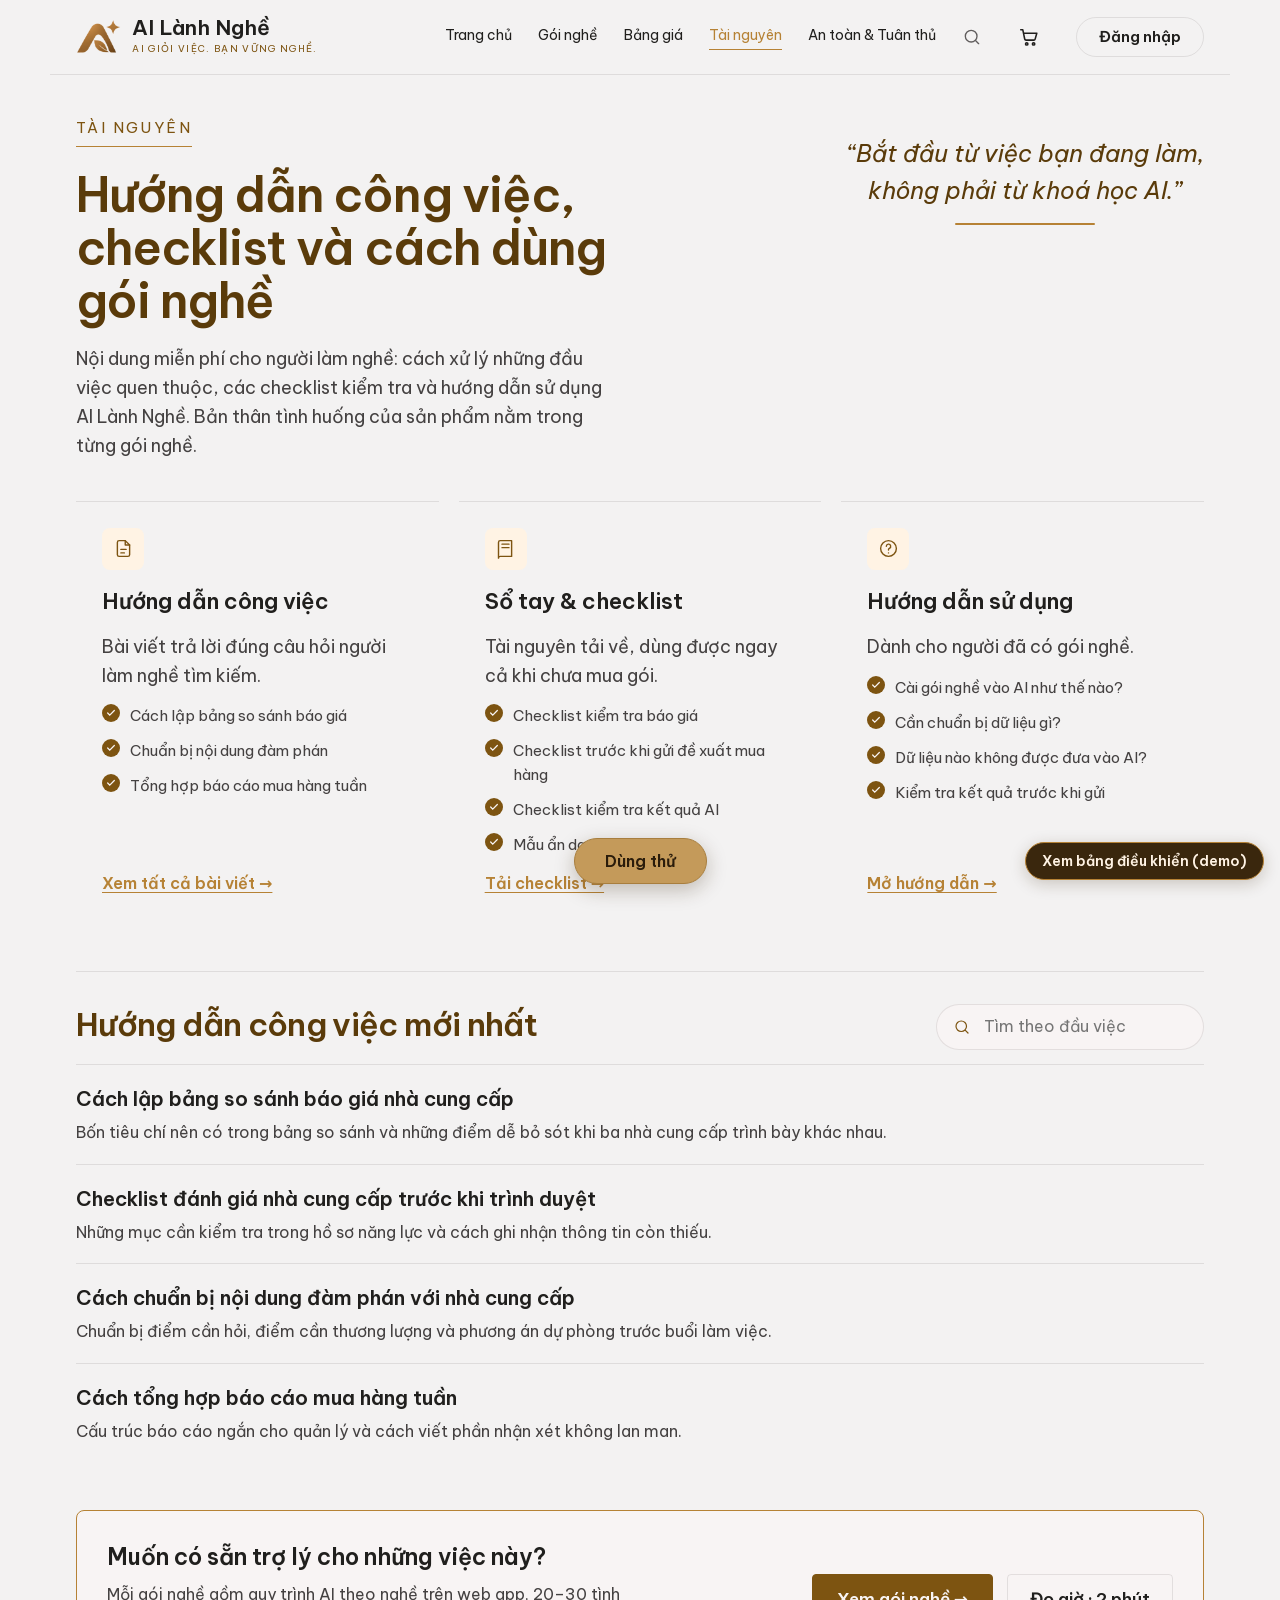
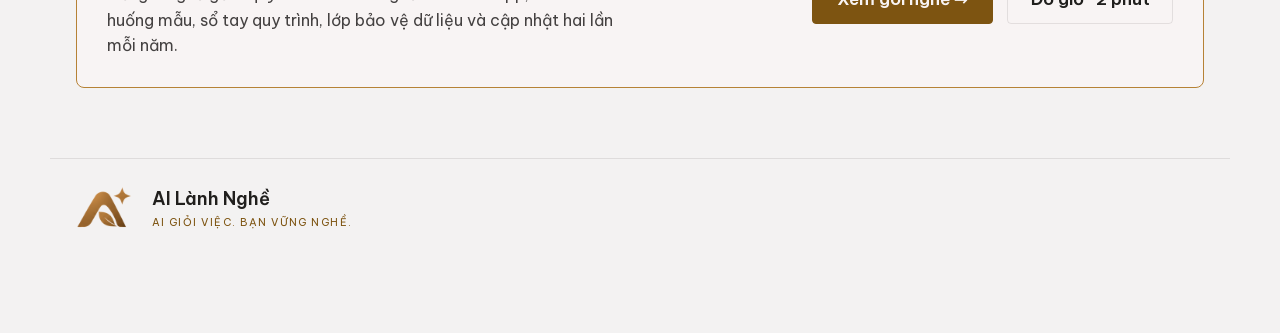
<file: tai-nguyen.html>
<!DOCTYPE html>
<html lang="vi">
<head>
<meta charset="utf-8">
<meta name="viewport" content="width=device-width, initial-scale=1">
<title>Tài nguyên — AI Lành Nghề</title>
<meta name="description" content="AI Lành Nghề đóng gói kỹ năng AI theo từng nghề cho người lao động có chuyên môn từ 40 tuổi trở lên. Làm việc trên web app AI Lành Nghề với tài khoản AI của bạn (OpenRouter, Gemini, OpenAI), kèm sổ tay quy trình, lớp tuân thủ Luật 91/2025/QH15 và người kèm cặp.">
<meta name="robots" content="noindex, nofollow, noarchive, nosnippet, noimageindex">
<meta name="googlebot" content="noindex, nofollow, noarchive, nosnippet">
<meta property="og:title" content="AI Lành Nghề — AI giỏi việc. Bạn vững nghề.">
<meta property="og:description" content="AI không lấy việc của bạn. Người biết dùng AI mới lấy.">
<meta property="og:type" content="website">
<link rel="icon" href="assets/img/logo.png">
<link rel="stylesheet" href="assets/css/fonts.css">
<link rel="stylesheet" href="assets/css/tokens.css">
<link rel="stylesheet" href="assets/css/site.css">
<link rel="stylesheet" href="assets/css/gio-hang.css">
</head>
<body>
<div class="sitebody">
<header class="nav" style="display: flex; align-items: center; gap: var(--space-4); flex-wrap: wrap; padding: 16px 26px; border-bottom: 1px solid var(--color-divider); position: sticky; top: 0px; z-index: 50; background: var(--color-bg);">
<div class="nav-brand" data-go="index.html" style="display: flex; align-items: center; gap: 11px;;cursor:pointer">
<img alt="Biểu tượng AI Lành Nghề" class="u44" src="assets/img/logo.png"/>
<span class="u45">
<span class="u46">AI Lành Nghề</span>
<span class="u47">AI giỏi việc. Bạn vững nghề.</span>
</span>
</div>
<div class="u48">
<a aria-current="false" class="u3" href="index.html"><span>Trang chủ</span></a>
<a aria-current="false" class="u3" href="goi-nghe.html"><span>Gói nghề</span></a>
<a aria-current="false" class="u3" href="bang-gia.html"><span>Bảng giá</span></a>
<a aria-current="page" class="u61" href="tai-nguyen.html"><span>Tài nguyên</span></a>
<a aria-current="false" class="u3" href="an-toan.html"><span>An toàn &amp; Tuân thủ</span></a>
<span class="u49"><svg class="u6" fill="none" stroke="currentColor" stroke-linecap="round" stroke-linejoin="round" stroke-width="1.6" viewbox="0 0 24 24"><circle cx="11" cy="11" r="7"></circle><path d="M20 20l-3.5-3.5"></path></svg></span>
<a aria-label="Giỏ hàng" class="nav-cart" href="gio-hang.html"><svg aria-hidden="true" fill="none" stroke="currentColor" stroke-linecap="round" stroke-linejoin="round" stroke-width="1.7" viewbox="0 0 24 24"><path d="M3 4h2.2l2.1 10.2a1.5 1.5 0 0 0 1.5 1.2h8.4a1.5 1.5 0 0 0 1.5-1.1L20.5 8H6.1"></path><circle cx="9.5" cy="19.5" r="1.3"></circle><circle cx="17" cy="19.5" r="1.3"></circle></svg><span class="nav-cart-n" data-gio-dem="" hidden="">0</span></a><button class="btn btn-secondary u50" data-go="https://ai-lanh-nghe-app.nghoangan-bt96.workers.dev/app/dang-nhap/?from=site">Đăng nhập</button>

</div>
</header>
<main style="padding: 38px 26px 20px;">
<div style="display: grid; grid-template-columns: repeat(auto-fit, minmax(320px, 1fr)); gap: 36px; align-items: start; margin-bottom: 40px;">
<div>
<div class="u20">Tài nguyên</div>
<h2 style="font-family: var(--font-heading); font-weight: 600; font-size: clamp(30px, 4.4vw, 48px); line-height: 1.1; margin: 0px 0px 18px; max-width: 15em; color: var(--color-accent-800);">Hướng dẫn công việc, checklist và cách dùng gói nghề</h2>
<p class="u213">Nội dung miễn phí cho người làm nghề: cách xử lý những đầu việc quen thuộc, các checklist kiểm tra và hướng dẫn sử dụng AI Lành Nghề. Bản thân tình huống của sản phẩm nằm trong từng gói nghề.</p>
</div>
<div style="justify-self: end; max-width: 400px; padding-top: 22px;">
<p style="font-family: var(--font-heading); font-style: italic; font-size: clamp(19px, 2.2vw, 24px); line-height: 1.55; margin: 0px; color: var(--color-accent-800); text-align: center;">“Bắt đầu từ việc bạn đang làm,<br/>không phải từ khoá học AI.”</p>
<div style="width: 140px; height: 2px; background: var(--color-accent); margin: 14px auto 0px; border-radius: 2px;"></div>
</div>
</div>
<div style="display: grid; grid-template-columns: repeat(auto-fit, minmax(260px, 1fr)); gap: 20px; align-items: stretch;">
<div class="u63">
<span class="u273"><svg class="u39" fill="none" stroke="currentColor" stroke-linecap="round" stroke-linejoin="round" stroke-width="1.6" viewbox="0 0 24 24"><path d="M14 3H7a2 2 0 0 0-2 2v14a2 2 0 0 0 2 2h10a2 2 0 0 0 2-2V8z"></path><path d="M14 3v5h5M9 13h6M9 17h4"></path></svg></span>
<div class="u28">Hướng dẫn công việc</div>
<p class="u23">Bài viết trả lời đúng câu hỏi người làm nghề tìm kiếm.</p>
<ul class="u183"><li class="u1"><span class="u29"><svg class="u21" fill="none" stroke="currentColor" stroke-linecap="round" stroke-width="3" viewbox="0 0 24 24"><path d="M20 6L9 17l-5-5"></path></svg></span><span>Cách lập bảng so sánh báo giá</span></li><li class="u1"><span class="u29"><svg class="u21" fill="none" stroke="currentColor" stroke-linecap="round" stroke-width="3" viewbox="0 0 24 24"><path d="M20 6L9 17l-5-5"></path></svg></span><span>Chuẩn bị nội dung đàm phán</span></li><li class="u1"><span class="u29"><svg class="u21" fill="none" stroke="currentColor" stroke-linecap="round" stroke-width="3" viewbox="0 0 24 24"><path d="M20 6L9 17l-5-5"></path></svg></span><span>Tổng hợp báo cáo mua hàng tuần</span></li></ul>
<a class="u106" href="tai-nguyen.html">Xem tất cả bài viết →</a>
</div>
<div class="u63">
<span class="u273"><svg class="u39" fill="none" stroke="currentColor" stroke-linecap="round" stroke-linejoin="round" stroke-width="1.6" viewbox="0 0 24 24"><path d="M4 5a2 2 0 0 1 2-2h13v18H6a2 2 0 0 0-2 2z"></path><path d="M8 7h8M8 11h8"></path></svg></span>
<div class="u28">Sổ tay &amp; checklist</div>
<p class="u23">Tài nguyên tải về, dùng được ngay cả khi chưa mua gói.</p>
<ul class="u183"><li class="u1"><span class="u29"><svg class="u21" fill="none" stroke="currentColor" stroke-linecap="round" stroke-width="3" viewbox="0 0 24 24"><path d="M20 6L9 17l-5-5"></path></svg></span><span>Checklist kiểm tra báo giá</span></li><li class="u1"><span class="u29"><svg class="u21" fill="none" stroke="currentColor" stroke-linecap="round" stroke-width="3" viewbox="0 0 24 24"><path d="M20 6L9 17l-5-5"></path></svg></span><span>Checklist trước khi gửi đề xuất mua hàng</span></li><li class="u1"><span class="u29"><svg class="u21" fill="none" stroke="currentColor" stroke-linecap="round" stroke-width="3" viewbox="0 0 24 24"><path d="M20 6L9 17l-5-5"></path></svg></span><span>Checklist kiểm tra kết quả AI</span></li><li class="u1"><span class="u29"><svg class="u21" fill="none" stroke="currentColor" stroke-linecap="round" stroke-width="3" viewbox="0 0 24 24"><path d="M20 6L9 17l-5-5"></path></svg></span><span>Mẫu ẩn danh hoá dữ liệu</span></li></ul>
<a class="u106" href="tai-nguyen.html">Tải checklist →</a>
</div>
<div class="u63">
<span class="u273"><svg class="u39" fill="none" stroke="currentColor" stroke-linecap="round" stroke-linejoin="round" stroke-width="1.6" viewbox="0 0 24 24"><circle cx="12" cy="12" r="9"></circle><path d="M9.5 9.5a2.5 2.5 0 1 1 3.5 2.3c-.6.3-1 .9-1 1.6v.3M12 17h.01"></path></svg></span>
<div class="u28">Hướng dẫn sử dụng</div>
<p class="u23">Dành cho người đã có gói nghề.</p>
<ul class="u183"><li class="u1"><span class="u29"><svg class="u21" fill="none" stroke="currentColor" stroke-linecap="round" stroke-width="3" viewbox="0 0 24 24"><path d="M20 6L9 17l-5-5"></path></svg></span><span>Cài gói nghề vào AI như thế nào?</span></li><li class="u1"><span class="u29"><svg class="u21" fill="none" stroke="currentColor" stroke-linecap="round" stroke-width="3" viewbox="0 0 24 24"><path d="M20 6L9 17l-5-5"></path></svg></span><span>Cần chuẩn bị dữ liệu gì?</span></li><li class="u1"><span class="u29"><svg class="u21" fill="none" stroke="currentColor" stroke-linecap="round" stroke-width="3" viewbox="0 0 24 24"><path d="M20 6L9 17l-5-5"></path></svg></span><span>Dữ liệu nào không được đưa vào AI?</span></li><li class="u1"><span class="u29"><svg class="u21" fill="none" stroke="currentColor" stroke-linecap="round" stroke-width="3" viewbox="0 0 24 24"><path d="M20 6L9 17l-5-5"></path></svg></span><span>Kiểm tra kết quả trước khi gửi</span></li></ul>
<a class="u106" href="tai-nguyen.html">Mở hướng dẫn →</a>
</div>
</div>
<div style="border-top: 1px solid var(--color-divider); margin-top: 48px; padding-top: 32px;">
<div style="display: flex; justify-content: space-between; align-items: baseline; gap: 20px; flex-wrap: wrap; margin-bottom: 6px;">
<h3 style="font-family: var(--font-heading); font-weight: 600; font-size: clamp(24px, 3.2vw, 32px); margin: 0px; color: var(--color-accent-800);">Hướng dẫn công việc mới nhất</h3>
<div style="display: flex; gap: 11px; align-items: center; border: 1px solid var(--color-divider); border-radius: 999px; padding: 0px 16px; background: var(--color-neutral-100); min-height: 46px; min-width: 260px;">
<span class="u18"><svg class="u11" fill="none" stroke="currentColor" stroke-linecap="round" stroke-linejoin="round" stroke-width="1.6" viewbox="0 0 24 24"><circle cx="11" cy="11" r="7"></circle><path d="M20 20l-3.5-3.5"></path></svg></span>
<input placeholder="Tìm theo đầu việc" style="flex: 1 1 0%; border: 0px; background: transparent; font-style: inherit; font-variant: inherit; font-weight: inherit; font-stretch: inherit; font-size: 16px; line-height: inherit; font-family: inherit; font-optical-sizing: inherit; font-size-adjust: inherit; font-kerning: inherit; font-feature-settings: inherit; font-variation-settings: inherit; font-language-override: inherit; outline: none; color: var(--color-text);"/>
</div>
</div>
<div style="margin-top: 14px;">
<div class="u32">
<a class="u187" href="#">Cách lập bảng so sánh báo giá nhà cung cấp</a>
<div class="u188">Bốn tiêu chí nên có trong bảng so sánh và những điểm dễ bỏ sót khi ba nhà cung cấp trình bày khác nhau.</div>
</div>
<div class="u32">
<a class="u187" href="#">Checklist đánh giá nhà cung cấp trước khi trình duyệt</a>
<div class="u188">Những mục cần kiểm tra trong hồ sơ năng lực và cách ghi nhận thông tin còn thiếu.</div>
</div>
<div class="u32">
<a class="u187" href="#">Cách chuẩn bị nội dung đàm phán với nhà cung cấp</a>
<div class="u188">Chuẩn bị điểm cần hỏi, điểm cần thương lượng và phương án dự phòng trước buổi làm việc.</div>
</div>
<div class="u32">
<a class="u187" href="#">Cách tổng hợp báo cáo mua hàng tuần</a>
<div class="u188">Cấu trúc báo cáo ngắn cho quản lý và cách viết phần nhận xét không lan man.</div>
</div>
</div>
</div>
<div style="margin-top: 48px; background: var(--color-neutral-100); border: 1px solid var(--color-accent); border-radius: 8px; padding: 28px 30px; display: grid; grid-template-columns: repeat(auto-fit, minmax(270px, 1fr)); gap: 24px; align-items: center;">
<div>
<div style="font-family: var(--font-heading); font-weight: 600; font-size: 23px; margin-bottom: 6px;">Muốn có sẵn trợ lý cho những việc này?</div>
<div style="font-size: 16px; color: var(--color-neutral-800); max-width: 36em;">Mỗi gói nghề gồm quy trình AI theo nghề trên web app, 20–30 tình huống mẫu, sổ tay quy trình, lớp bảo vệ dữ liệu và cập nhật hai lần mỗi năm.</div>
</div>
<div class="u247">
<button class="btn btn-primary u174">Xem gói nghề →</button>
<button class="btn btn-secondary u253">Đo giờ · 2 phút</button>
</div>
</div>
</main>
<footer style="margin-top: 50px; border-top: 1px solid var(--color-divider); padding: 26px; display: flex; gap: 20px; align-items: center; flex-wrap: wrap;">
<img alt="AI Lành Nghề" class="u54" src="assets/img/logo.png"/>
<div class="u55">
<div class="u31">AI Lành Nghề</div>
<div class="u56">AI giỏi việc. Bạn vững nghề.</div>
</div>

</footer>
</div>
<div class="float-bar"><a class="float-trial" href="https://ai-lanh-nghe-app.nghoangan-bt96.workers.dev/app/dang-nhap/?from=site">Dùng thử</a><a id="modeswitch" href="https://ai-lanh-nghe-app.nghoangan-bt96.workers.dev/app/dang-nhap/?from=site&demo=doanh-nghiep&next=%2Fapp%2Fbang-dieu-khien%2F">Xem bảng điều khiển (demo)</a></div>
<script src="assets/js/site.js"></script>
<script src="assets/js/tinh-tien.js"></script>
<script src="assets/js/gio-hang.js"></script>
</body>
</html>
</file>
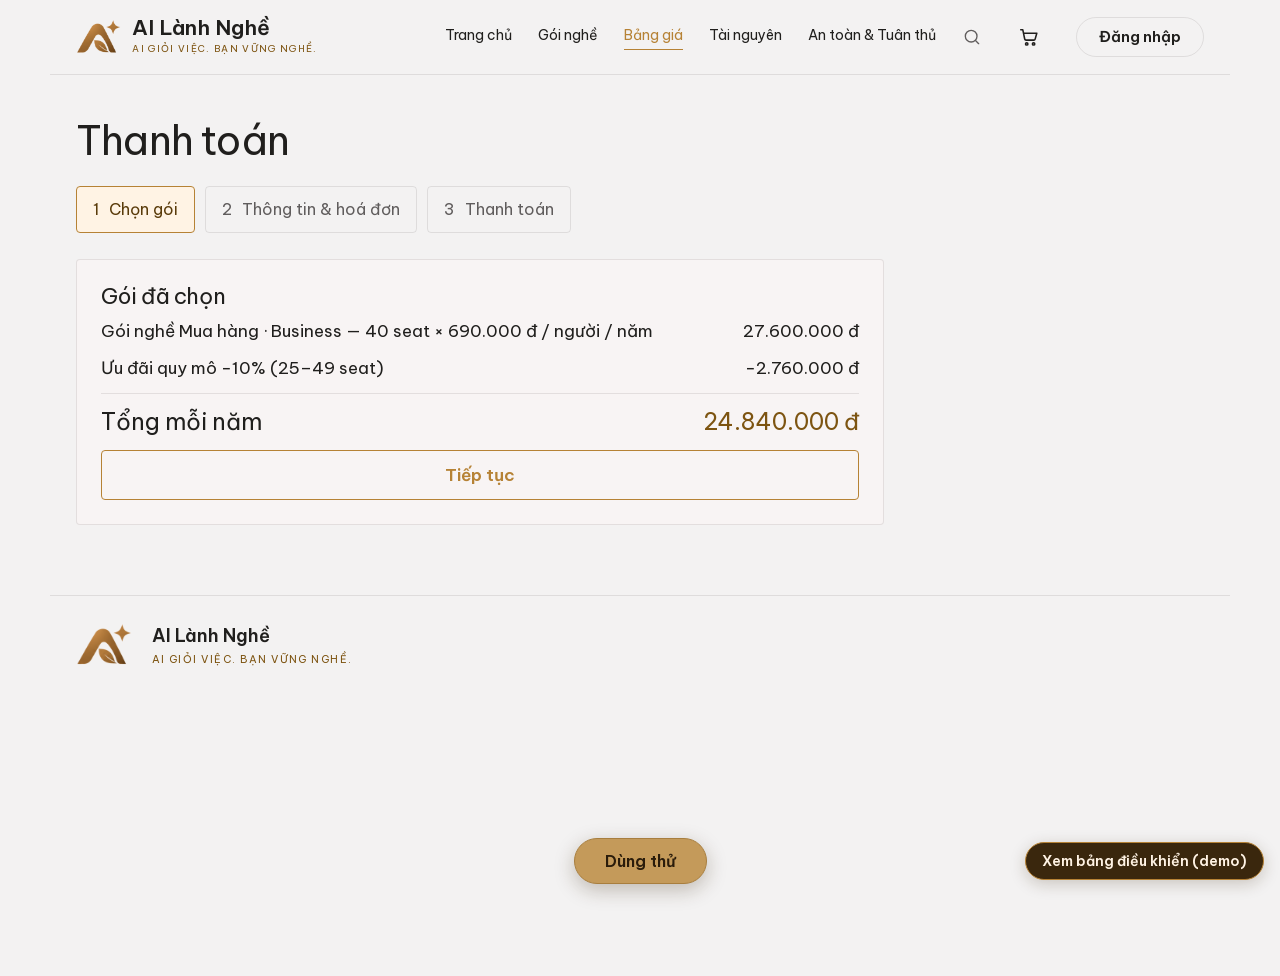
<file: thanh-toan.html>
<!DOCTYPE html>
<html lang="vi">
<head>
<meta charset="utf-8">
<meta name="viewport" content="width=device-width, initial-scale=1">
<title>Thanh toán — AI Lành Nghề</title>
<meta name="description" content="AI Lành Nghề đóng gói kỹ năng AI theo từng nghề cho người lao động có chuyên môn từ 40 tuổi trở lên. Làm việc trên web app AI Lành Nghề với tài khoản AI của bạn (OpenRouter, Gemini, OpenAI), kèm sổ tay quy trình, lớp tuân thủ Luật 91/2025/QH15 và người kèm cặp.">
<meta name="robots" content="noindex, nofollow, noarchive, nosnippet, noimageindex">
<meta name="googlebot" content="noindex, nofollow, noarchive, nosnippet">
<meta property="og:title" content="AI Lành Nghề — AI giỏi việc. Bạn vững nghề.">
<meta property="og:description" content="AI không lấy việc của bạn. Người biết dùng AI mới lấy.">
<meta property="og:type" content="website">
<link rel="icon" href="assets/img/logo.png">
<link rel="stylesheet" href="assets/css/fonts.css">
<link rel="stylesheet" href="assets/css/tokens.css">
<link rel="stylesheet" href="assets/css/site.css">
<link rel="stylesheet" href="assets/css/gio-hang.css">
</head>
<body>
<div class="sitebody">
<header class="nav" style="display: flex; align-items: center; gap: var(--space-4); flex-wrap: wrap; padding: 16px 26px; border-bottom: 1px solid var(--color-divider); position: sticky; top: 0px; z-index: 50; background: var(--color-bg);">
<div class="nav-brand" data-go="index.html" style="display: flex; align-items: center; gap: 11px;;cursor:pointer">
<img alt="Biểu tượng AI Lành Nghề" class="u44" src="assets/img/logo.png"/>
<span class="u45">
<span class="u46">AI Lành Nghề</span>
<span class="u47">AI giỏi việc. Bạn vững nghề.</span>
</span>
</div>
<div class="u48">
<a aria-current="false" class="u3" href="index.html"><span>Trang chủ</span></a>
<a aria-current="false" class="u3" href="goi-nghe.html"><span>Gói nghề</span></a>
<a aria-current="page" class="u61" href="bang-gia.html"><span>Bảng giá</span></a>
<a aria-current="false" class="u3" href="tai-nguyen.html"><span>Tài nguyên</span></a>
<a aria-current="false" class="u3" href="an-toan.html"><span>An toàn &amp; Tuân thủ</span></a>
<span class="u49"><svg class="u6" fill="none" stroke="currentColor" stroke-linecap="round" stroke-linejoin="round" stroke-width="1.6" viewbox="0 0 24 24"><circle cx="11" cy="11" r="7"></circle><path d="M20 20l-3.5-3.5"></path></svg></span>
<a aria-label="Giỏ hàng" class="nav-cart" href="gio-hang.html"><svg aria-hidden="true" fill="none" stroke="currentColor" stroke-linecap="round" stroke-linejoin="round" stroke-width="1.7" viewbox="0 0 24 24"><path d="M3 4h2.2l2.1 10.2a1.5 1.5 0 0 0 1.5 1.2h8.4a1.5 1.5 0 0 0 1.5-1.1L20.5 8H6.1"></path><circle cx="9.5" cy="19.5" r="1.3"></circle><circle cx="17" cy="19.5" r="1.3"></circle></svg><span class="nav-cart-n" data-gio-dem="" hidden="">0</span></a><button class="btn btn-secondary u50" data-go="https://ai-lanh-nghe-app.nghoangan-bt96.workers.dev/app/dang-nhap/?from=site">Đăng nhập</button>

</div>
</header>
<main data-checkout>
<section data-step="1" style="padding: 44px 26px 20px; max-width: 860px;">
<h2 class="u197">Thanh toán</h2>
<div class="u198">
<div class="u279">
<span class="u59"><span>1</span></span><span>Chọn gói</span>
</div>
<div class="u280">
<span class="u59"><span>2</span></span><span>Thông tin &amp; hoá đơn</span>
</div>
<div class="u280">
<span class="u59"><span>3</span></span><span>Thanh toán</span>
</div>
</div>
<div class="u281">
<h3 class="u282">Gói đã chọn</h3>
<div style="display: grid; gap: 10px; font-size: 17px;">
<div style="display: flex; justify-content: space-between; gap: 20px;"><span>Gói nghề Mua hàng · Business — <span>40</span> seat × 690.000 đ / người / năm</span><span class="u7"><span>27.600.000 đ</span></span></div>
<div style="display: flex; justify-content: space-between; gap: 20px;"><span>Ưu đãi quy mô −10% (25–49 seat)</span><span class="u7"><span>−2.760.000 đ</span></span></div>
<div style="display: flex; justify-content: space-between; gap: 20px; border-top: 1px solid var(--color-divider); padding-top: 10px; font-family: var(--font-heading); font-size: 23px;"><span>Tổng mỗi năm</span><span class="u135"><span>24.840.000 đ</span></span></div>
</div>
<button class="btn btn-primary btn-block" style="font-size: 17px; padding: 14px;">Tiếp tục</button>
</div>
</section>
<section data-step="2" hidden="" style="padding: 44px 26px 20px; max-width: 860px;">
<h2 class="u197">Thanh toán</h2>
<div class="u198">
<div class="u108">
<span class="u59"><span>1</span></span><span>Chọn gói</span>
</div>
<div class="u279">
<span class="u59"><span>2</span></span><span>Thông tin &amp; hoá đơn</span>
</div>
<div class="u280">
<span class="u59"><span>3</span></span><span>Thanh toán</span>
</div>
</div>
<div class="u281">
<h3 class="u282">Thông tin xuất hoá đơn điện tử</h3>
<div style="display: grid; grid-template-columns: repeat(auto-fit, minmax(230px, 1fr)); gap: 16px;">
<div class="field"><label class="u12">Tên doanh nghiệp</label><input class="input u107" value="Công ty CP Thực phẩm Minh Long"/></div>
<div class="field"><label class="u12">Mã số thuế</label><input class="input u107" value="0312xxxxxx"/></div>
<div class="field"><label class="u12">Người ký duyệt</label><input class="input u107" value="Trưởng phòng Nhân sự"/></div>
<div class="field"><label class="u12">Email nhận hoá đơn</label><input class="input u107" value="ketoan@minhlong.vn"/></div>
</div>
<div style="display: flex; gap: 12px; margin-top: 18px;">
<button class="btn btn-secondary u95">Quay lại</button>
<button class="btn btn-primary u95">Tới bước thanh toán</button>
</div>
</div>
</section>
<section data-step="3" hidden="" style="padding: 44px 26px 20px; max-width: 860px;">
<h2 class="u197">Thanh toán</h2>
<div class="u198">
<div class="u108">
<span class="u59"><span>1</span></span><span>Chọn gói</span>
</div>
<div class="u108">
<span class="u59"><span>2</span></span><span>Thông tin &amp; hoá đơn</span>
</div>
<div class="u279">
<span class="u59"><span>3</span></span><span>Thanh toán</span>
</div>
</div>
<div class="u281">
<h3 class="u282">Chọn hình thức thanh toán</h3>
<div style="display: grid; gap: 12px; margin-bottom: 18px;">
<button data-pay="0" data-pay-default="" style="display: flex; align-items: center; gap: 14px; text-align: left; padding: 16px 18px; cursor: pointer; font-style: inherit; font-variant: inherit; font-weight: inherit; font-stretch: inherit; font-size: 17px; line-height: inherit; font-family: inherit; font-optical-sizing: inherit; font-size-adjust: inherit; font-kerning: inherit; font-feature-settings: inherit; font-variation-settings: inherit; font-language-override: inherit; background: var(--color-accent-100); border: 1px solid var(--color-accent); border-radius: 4px; color: var(--color-text);">
<span data-mark="" style="width: 18px; height: 18px; flex: 0 0 auto; border-radius: 50%; border: 1.5px solid var(--color-accent); background: var(--color-accent); box-shadow: inset 0 0 0 3px var(--color-neutral-100);"></span>
<span class="u72"><span>VNPay</span></span>
<span class="u283"><span>Thẻ / QR ngân hàng</span></span>
</button>
<button data-pay="1" style="display: flex; align-items: center; gap: 14px; text-align: left; padding: 16px 18px; cursor: pointer; font-style: inherit; font-variant: inherit; font-weight: inherit; font-stretch: inherit; font-size: 17px; line-height: inherit; font-family: inherit; font-optical-sizing: inherit; font-size-adjust: inherit; font-kerning: inherit; font-feature-settings: inherit; font-variation-settings: inherit; font-language-override: inherit; background: transparent; border: 1px solid var(--color-divider); border-radius: 4px; color: var(--color-text);">
<span data-mark="" style="width: 18px; height: 18px; flex: 0 0 auto; border-radius: 50%; border: 1.5px solid var(--color-divider); background: transparent; box-shadow: inset 0 0 0 3px var(--color-neutral-100);"></span>
<span class="u72"><span>MoMo</span></span>
<span class="u283"><span>Ví điện tử</span></span>
</button>
<button data-pay="2" style="display: flex; align-items: center; gap: 14px; text-align: left; padding: 16px 18px; cursor: pointer; font-style: inherit; font-variant: inherit; font-weight: inherit; font-stretch: inherit; font-size: 17px; line-height: inherit; font-family: inherit; font-optical-sizing: inherit; font-size-adjust: inherit; font-kerning: inherit; font-feature-settings: inherit; font-variation-settings: inherit; font-language-override: inherit; background: transparent; border: 1px solid var(--color-divider); border-radius: 4px; color: var(--color-text);">
<span data-mark="" style="width: 18px; height: 18px; flex: 0 0 auto; border-radius: 50%; border: 1.5px solid var(--color-divider); background: transparent; box-shadow: inset 0 0 0 3px var(--color-neutral-100);"></span>
<span class="u72"><span>Chuyển khoản ngân hàng</span></span>
<span class="u283"><span>Kèm hoá đơn điện tử</span></span>
</button>
</div>
<div style="display: flex; gap: 12px;">
<button class="btn btn-secondary u95">Quay lại</button>
<button class="btn btn-primary u95">Thanh toán <span>24.840.000 đ</span></button>
</div>
</div>
</section>
<section data-step="4" hidden="" style="padding: 44px 26px 20px; max-width: 860px;">
<h2 class="u197">Thanh toán</h2>
<div class="u198">
<div class="u108">
<span class="u59"><span>1</span></span><span>Chọn gói</span>
</div>
<div class="u108">
<span class="u59"><span>2</span></span><span>Thông tin &amp; hoá đơn</span>
</div>
<div class="u108">
<span class="u59"><span>3</span></span><span>Thanh toán</span>
</div>
</div>
<div style="border: 1px solid var(--color-accent); border-radius: 4px; padding: 30px; text-align: center;">
<div style="font-size: 40px; color: var(--color-accent-700);">✓</div>
<h3 style="font-size: 26px; font-weight: 400; margin-top: 10px;">Đã ghi nhận đơn hàng</h3>
<p style="font-size: 17px; color: var(--color-neutral-800); max-width: 30em; margin: 0px auto 18px;">Hoá đơn điện tử đã gửi tới ketoan@minhlong.vn. Chuyên viên triển khai sẽ liên hệ trong 1 ngày làm việc để đặt lịch 2 buổi đào tạo nhóm và bàn giao bảng điều khiển.</p>
<div style="display: flex; gap: 12px; justify-content: center; flex-wrap: wrap;">
<button class="btn btn-primary u95" data-go="bang-dieu-khien.html">Mở bảng điều khiển</button>
<button class="btn btn-secondary u95">Xem lại luồng</button>
</div>
</div>
</section>
</main>
<footer style="margin-top: 50px; border-top: 1px solid var(--color-divider); padding: 26px; display: flex; gap: 20px; align-items: center; flex-wrap: wrap;">
<img alt="AI Lành Nghề" class="u54" src="assets/img/logo.png"/>
<div class="u55">
<div class="u31">AI Lành Nghề</div>
<div class="u56">AI giỏi việc. Bạn vững nghề.</div>
</div>

</footer>
</div>
<div class="float-bar"><a class="float-trial" href="https://ai-lanh-nghe-app.nghoangan-bt96.workers.dev/app/dang-nhap/?from=site">Dùng thử</a><a id="modeswitch" href="https://ai-lanh-nghe-app.nghoangan-bt96.workers.dev/app/dang-nhap/?from=site&demo=doanh-nghiep&next=%2Fapp%2Fbang-dieu-khien%2F">Xem bảng điều khiển (demo)</a></div>
<script src="assets/js/site.js"></script>
<script src="assets/js/tinh-tien.js"></script>
<script src="assets/js/gio-hang.js"></script>
</body>
</html>
</file>
<file: assets/css/fonts.css>
/* Be Vietnam Pro — bộ font của thiết kế gốc */
/* vietnamese */
@font-face {
  font-family: 'Be Vietnam Pro';
  font-style: italic;
  font-weight: 400;
  font-display: swap;
  src: url("../fonts/49a37376-707a-499f-b6db-2f08c8a5128b.woff2") format('woff2');
  unicode-range: U+0102-0103, U+0110-0111, U+0128-0129, U+0168-0169, U+01A0-01A1, U+01AF-01B0, U+0300-0301, U+0303-0304, U+0308-0309, U+0323, U+0329, U+1EA0-1EF9, U+20AB;
}
/* latin-ext */
@font-face {
  font-family: 'Be Vietnam Pro';
  font-style: italic;
  font-weight: 400;
  font-display: swap;
  src: url("../fonts/5b1b40c7-d170-4f5a-8b6b-31972ef55314.woff2") format('woff2');
  unicode-range: U+0100-02BA, U+02BD-02C5, U+02C7-02CC, U+02CE-02D7, U+02DD-02FF, U+0304, U+0308, U+0329, U+1D00-1DBF, U+1E00-1E9F, U+1EF2-1EFF, U+2020, U+20A0-20AB, U+20AD-20C0, U+2113, U+2C60-2C7F, U+A720-A7FF;
}
/* latin */
@font-face {
  font-family: 'Be Vietnam Pro';
  font-style: italic;
  font-weight: 400;
  font-display: swap;
  src: url("../fonts/95983dd8-a48e-4f91-a411-32986cbeb87e.woff2") format('woff2');
  unicode-range: U+0000-00FF, U+0131, U+0152-0153, U+02BB-02BC, U+02C6, U+02DA, U+02DC, U+0304, U+0308, U+0329, U+2000-206F, U+20AC, U+2122, U+2191, U+2193, U+2212, U+2215, U+FEFF, U+FFFD;
}
/* vietnamese */
@font-face {
  font-family: 'Be Vietnam Pro';
  font-style: italic;
  font-weight: 500;
  font-display: swap;
  src: url("../fonts/748a0d9f-aa21-41be-a790-3683e2aedd28.woff2") format('woff2');
  unicode-range: U+0102-0103, U+0110-0111, U+0128-0129, U+0168-0169, U+01A0-01A1, U+01AF-01B0, U+0300-0301, U+0303-0304, U+0308-0309, U+0323, U+0329, U+1EA0-1EF9, U+20AB;
}
/* latin-ext */
@font-face {
  font-family: 'Be Vietnam Pro';
  font-style: italic;
  font-weight: 500;
  font-display: swap;
  src: url("../fonts/f2e9af11-3724-40c6-848a-bda51c326c04.woff2") format('woff2');
  unicode-range: U+0100-02BA, U+02BD-02C5, U+02C7-02CC, U+02CE-02D7, U+02DD-02FF, U+0304, U+0308, U+0329, U+1D00-1DBF, U+1E00-1E9F, U+1EF2-1EFF, U+2020, U+20A0-20AB, U+20AD-20C0, U+2113, U+2C60-2C7F, U+A720-A7FF;
}
/* latin */
@font-face {
  font-family: 'Be Vietnam Pro';
  font-style: italic;
  font-weight: 500;
  font-display: swap;
  src: url("../fonts/24af2905-28fd-4988-80c1-352dea3281de.woff2") format('woff2');
  unicode-range: U+0000-00FF, U+0131, U+0152-0153, U+02BB-02BC, U+02C6, U+02DA, U+02DC, U+0304, U+0308, U+0329, U+2000-206F, U+20AC, U+2122, U+2191, U+2193, U+2212, U+2215, U+FEFF, U+FFFD;
}
/* vietnamese */
@font-face {
  font-family: 'Be Vietnam Pro';
  font-style: normal;
  font-weight: 300;
  font-display: swap;
  src: url("../fonts/94a3bed5-b585-4a64-a528-72bd19bc1bde.woff2") format('woff2');
  unicode-range: U+0102-0103, U+0110-0111, U+0128-0129, U+0168-0169, U+01A0-01A1, U+01AF-01B0, U+0300-0301, U+0303-0304, U+0308-0309, U+0323, U+0329, U+1EA0-1EF9, U+20AB;
}
/* latin-ext */
@font-face {
  font-family: 'Be Vietnam Pro';
  font-style: normal;
  font-weight: 300;
  font-display: swap;
  src: url("../fonts/8e64935d-0451-415f-b51e-7d285c13478b.woff2") format('woff2');
  unicode-range: U+0100-02BA, U+02BD-02C5, U+02C7-02CC, U+02CE-02D7, U+02DD-02FF, U+0304, U+0308, U+0329, U+1D00-1DBF, U+1E00-1E9F, U+1EF2-1EFF, U+2020, U+20A0-20AB, U+20AD-20C0, U+2113, U+2C60-2C7F, U+A720-A7FF;
}
/* latin */
@font-face {
  font-family: 'Be Vietnam Pro';
  font-style: normal;
  font-weight: 300;
  font-display: swap;
  src: url("../fonts/f1925974-4169-49ab-8cb9-1f3d55db57f1.woff2") format('woff2');
  unicode-range: U+0000-00FF, U+0131, U+0152-0153, U+02BB-02BC, U+02C6, U+02DA, U+02DC, U+0304, U+0308, U+0329, U+2000-206F, U+20AC, U+2122, U+2191, U+2193, U+2212, U+2215, U+FEFF, U+FFFD;
}
/* vietnamese */
@font-face {
  font-family: 'Be Vietnam Pro';
  font-style: normal;
  font-weight: 400;
  font-display: swap;
  src: url("../fonts/9342509a-b0c5-410a-8708-c7d5d1a13124.woff2") format('woff2');
  unicode-range: U+0102-0103, U+0110-0111, U+0128-0129, U+0168-0169, U+01A0-01A1, U+01AF-01B0, U+0300-0301, U+0303-0304, U+0308-0309, U+0323, U+0329, U+1EA0-1EF9, U+20AB;
}
/* latin-ext */
@font-face {
  font-family: 'Be Vietnam Pro';
  font-style: normal;
  font-weight: 400;
  font-display: swap;
  src: url("../fonts/d6d2fc53-6da3-4f8e-89f9-70e1981311d2.woff2") format('woff2');
  unicode-range: U+0100-02BA, U+02BD-02C5, U+02C7-02CC, U+02CE-02D7, U+02DD-02FF, U+0304, U+0308, U+0329, U+1D00-1DBF, U+1E00-1E9F, U+1EF2-1EFF, U+2020, U+20A0-20AB, U+20AD-20C0, U+2113, U+2C60-2C7F, U+A720-A7FF;
}
/* latin */
@font-face {
  font-family: 'Be Vietnam Pro';
  font-style: normal;
  font-weight: 400;
  font-display: swap;
  src: url("../fonts/7d5549a9-e672-4af6-b91c-7b7f69f371cb.woff2") format('woff2');
  unicode-range: U+0000-00FF, U+0131, U+0152-0153, U+02BB-02BC, U+02C6, U+02DA, U+02DC, U+0304, U+0308, U+0329, U+2000-206F, U+20AC, U+2122, U+2191, U+2193, U+2212, U+2215, U+FEFF, U+FFFD;
}
/* vietnamese */
@font-face {
  font-family: 'Be Vietnam Pro';
  font-style: normal;
  font-weight: 500;
  font-display: swap;
  src: url("../fonts/dc2b753f-f4c2-4326-b7bc-36268aa1ee4c.woff2") format('woff2');
  unicode-range: U+0102-0103, U+0110-0111, U+0128-0129, U+0168-0169, U+01A0-01A1, U+01AF-01B0, U+0300-0301, U+0303-0304, U+0308-0309, U+0323, U+0329, U+1EA0-1EF9, U+20AB;
}
/* latin-ext */
@font-face {
  font-family: 'Be Vietnam Pro';
  font-style: normal;
  font-weight: 500;
  font-display: swap;
  src: url("../fonts/9c05aa04-1556-4402-92ad-2db32cdbf20f.woff2") format('woff2');
  unicode-range: U+0100-02BA, U+02BD-02C5, U+02C7-02CC, U+02CE-02D7, U+02DD-02FF, U+0304, U+0308, U+0329, U+1D00-1DBF, U+1E00-1E9F, U+1EF2-1EFF, U+2020, U+20A0-20AB, U+20AD-20C0, U+2113, U+2C60-2C7F, U+A720-A7FF;
}
/* latin */
@font-face {
  font-family: 'Be Vietnam Pro';
  font-style: normal;
  font-weight: 500;
  font-display: swap;
  src: url("../fonts/de975c2c-a285-4e9e-ade1-939edf1e8619.woff2") format('woff2');
  unicode-range: U+0000-00FF, U+0131, U+0152-0153, U+02BB-02BC, U+02C6, U+02DA, U+02DC, U+0304, U+0308, U+0329, U+2000-206F, U+20AC, U+2122, U+2191, U+2193, U+2212, U+2215, U+FEFF, U+FFFD;
}
/* vietnamese */
@font-face {
  font-family: 'Be Vietnam Pro';
  font-style: normal;
  font-weight: 600;
  font-display: swap;
  src: url("../fonts/f442ea63-2fa7-41bb-8e60-e0d022fed490.woff2") format('woff2');
  unicode-range: U+0102-0103, U+0110-0111, U+0128-0129, U+0168-0169, U+01A0-01A1, U+01AF-01B0, U+0300-0301, U+0303-0304, U+0308-0309, U+0323, U+0329, U+1EA0-1EF9, U+20AB;
}
/* latin-ext */
@font-face {
  font-family: 'Be Vietnam Pro';
  font-style: normal;
  font-weight: 600;
  font-display: swap;
  src: url("../fonts/17c4ebf0-381c-419b-a4f9-dc2fbd931a99.woff2") format('woff2');
  unicode-range: U+0100-02BA, U+02BD-02C5, U+02C7-02CC, U+02CE-02D7, U+02DD-02FF, U+0304, U+0308, U+0329, U+1D00-1DBF, U+1E00-1E9F, U+1EF2-1EFF, U+2020, U+20A0-20AB, U+20AD-20C0, U+2113, U+2C60-2C7F, U+A720-A7FF;
}
/* latin */
@font-face {
  font-family: 'Be Vietnam Pro';
  font-style: normal;
  font-weight: 600;
  font-display: swap;
  src: url("../fonts/1c2880bd-d5c3-4d6a-b9f1-56c1aa6f86d5.woff2") format('woff2');
  unicode-range: U+0000-00FF, U+0131, U+0152-0153, U+02BB-02BC, U+02C6, U+02DA, U+02DC, U+0304, U+0308, U+0329, U+2000-206F, U+20AC, U+2122, U+2191, U+2193, U+2212, U+2215, U+FEFF, U+FFFD;
}
/* vietnamese */
@font-face {
  font-family: 'Be Vietnam Pro';
  font-style: normal;
  font-weight: 700;
  font-display: swap;
  src: url("../fonts/4116b762-1582-4639-af8d-f12da4b83f95.woff2") format('woff2');
  unicode-range: U+0102-0103, U+0110-0111, U+0128-0129, U+0168-0169, U+01A0-01A1, U+01AF-01B0, U+0300-0301, U+0303-0304, U+0308-0309, U+0323, U+0329, U+1EA0-1EF9, U+20AB;
}
/* latin-ext */
@font-face {
  font-family: 'Be Vietnam Pro';
  font-style: normal;
  font-weight: 700;
  font-display: swap;
  src: url("../fonts/7dc1bb05-9e42-445f-b550-ae86b2b8dbc7.woff2") format('woff2');
  unicode-range: U+0100-02BA, U+02BD-02C5, U+02C7-02CC, U+02CE-02D7, U+02DD-02FF, U+0304, U+0308, U+0329, U+1D00-1DBF, U+1E00-1E9F, U+1EF2-1EFF, U+2020, U+20A0-20AB, U+20AD-20C0, U+2113, U+2C60-2C7F, U+A720-A7FF;
}
/* latin */
@font-face {
  font-family: 'Be Vietnam Pro';
  font-style: normal;
  font-weight: 700;
  font-display: swap;
  src: url("../fonts/d68976e7-a62a-47f9-88ee-4bd4024b32b4.woff2") format('woff2');
  unicode-range: U+0000-00FF, U+0131, U+0152-0153, U+02BB-02BC, U+02C6, U+02DA, U+02DC, U+0304, U+0308, U+0329, U+2000-206F, U+20AC, U+2122, U+2191, U+2193, U+2212, U+2215, U+FEFF, U+FFFD;
}
</file>
<file: assets/css/tokens.css>
/* Classical — design-system tokens and component classes. This file is the source of truth for the system's look; retune it here and see readme.md. */
:root {
  --color-bg: #f3f2f2;
  --color-surface: #eae9e9;
  --color-text: #201f1d;
  --color-accent: #b68235;
  --color-accent-2: #ac803e;
  --color-divider: color-mix(in srgb, #201f1d 16%, transparent);

  /* Tonal ramps — generated in OKLCH on one shared lightness scale, so the
     same step of any role matches the others in visual value. */
  --color-neutral-100: #f8f4f4;
  --color-neutral-200: #eae7e7;
  --color-neutral-300: #d7d3d3;
  --color-neutral-400: #bab6b6;
  --color-neutral-500: #9b9797;
  --color-neutral-600: #7d7979;
  --color-neutral-700: #605d5d;
  --color-neutral-800: #444141;
  --color-neutral-900: #2d2b2b;

  --color-accent-100: #fff3e4;
  --color-accent-200: #ffe3bf;
  --color-accent-300: #facb8d;
  --color-accent-400: #e1ad66;
  --color-accent-500: #c28d41;
  --color-accent-600: #a06f24;
  --color-accent-700: #7d5411;
  --color-accent-800: #5a3b0a;
  --color-accent-900: #3a270d;

  --color-accent-2-100: #fff3e4;
  --color-accent-2-200: #ffe3be;
  --color-accent-2-300: #f5cd96;
  --color-accent-2-400: #dbaf70;
  --color-accent-2-500: #bc8f4e;
  --color-accent-2-600: #9b7232;
  --color-accent-2-700: #79561f;
  --color-accent-2-800: #573d14;
  --color-accent-2-900: #382810;

  --font-heading: "Cormorant Garamond", system-ui, sans-serif;
  --font-heading-weight: 600; /* review round 3: bold retired — semibold is the
     interface headings' ceiling (they need the weight at small sizes); display
     text goes lighter still, to the normal cut (see the deck) */
  --font-body: "Lora", system-ui, sans-serif;

  --space-1: 4.6px;
  --space-2: 9.2px;
  --space-3: 13.8px;
  --space-4: 18.4px;
  --space-6: 27.6px;
  --space-8: 36.8px;

  --radius-sm: 2px;
  --radius-md: 4px;
  --radius-lg: 7px;

  /* Elevation — derived from the ground: soft ink-tinted shadows on a
     light theme, a hairline edge + ambient darkness on a dark one. */
  --shadow-sm: 0 1px 2px color-mix(in srgb, #2d2b2b 14%, transparent);
  --shadow-md: 0 3px 10px color-mix(in srgb, #2d2b2b 16%, transparent);
  --shadow-lg: 0 12px 32px color-mix(in srgb, #2d2b2b 22%, transparent);
}

body {
  background: var(--color-bg);
  color: var(--color-text);
  font-family: var(--font-body);
}
h1, h2, h3, h4 { font-family: var(--font-heading); font-weight: var(--font-heading-weight); }

.plate{filter:sepia(0.22) saturate(0.82) contrast(1.05);box-sizing:border-box;
  border:6px solid var(--color-surface);outline:1px solid var(--color-divider)}

/* ══════════════════════════════════════════════════════════════════════════
   Components — built with the tokens above. Plain CSS
   on plain HTML: no JavaScript, no build step. Each class is documented in
   readme.md and demonstrated in foundations/ and components/.
   ══════════════════════════════════════════════════════════════════════ */

*, *::before, *::after { box-sizing: border-box; }
body { margin: 0; font-size: 15px; line-height: 1.55; font-weight: 400; }
h1, h2, h3, h4, h5, h6 {
  font-family: var(--font-heading); font-weight: var(--font-heading-weight);
  line-height: 1.12; letter-spacing: -0.015em; margin: 0 0 var(--space-2);
}
h1 { font-size: 42px; }
h2 { font-size: 32px; }
h3 { font-size: 25px; }
h4 { font-size: 20px; }
h5 { font-size: 16px; }
h6 { font-size: 13px; }
h6 { letter-spacing: 0.08em; text-transform: uppercase; }
p { margin: 0 0 var(--space-3); }
a { color: var(--color-accent); text-underline-offset: 3px; }
img { display: block; max-width: 100%; }
figure { margin: 0; }
figcaption {
  font-size: 11px; margin-top: var(--space-1);
  color: color-mix(in srgb, var(--color-text) 55%, transparent);
}
.text-muted { color: color-mix(in srgb, var(--color-text) 55%, transparent); }
:focus { outline: none; }
:focus-visible { outline: 2px solid var(--color-accent); outline-offset: 2px; }
::selection { background: color-mix(in srgb, var(--color-accent) 30%, transparent); }

/* — rules — */
.hr {
  height: 1px; border: 0; margin: var(--space-4) 0;
  background: var(--color-divider);
}

/* — buttons — */
.btn {
  display: inline-flex; align-items: center; justify-content: center; gap: 6px;
  cursor: pointer; text-decoration: none;
  font-family: var(--font-heading); font-weight: var(--font-heading-weight);
  font-size: 14px; line-height: 1.2; color: var(--color-text); /* matches the .input's 14px —
     the pair sits side by side in sign-up rows */
  background: transparent; border: 1px solid transparent;
  padding: var(--space-2) calc(var(--space-3) * 1.2);
  border-radius: var(--radius-md);
}
.btn svg { display: block; }
.btn:disabled { opacity: 0.45; cursor: not-allowed; }
.btn-primary { color: var(--color-accent); border-color: var(--color-accent); }
.btn-primary:hover { background: color-mix(in srgb, var(--color-accent) 12%, transparent); }
.btn-primary:active { background: color-mix(in srgb, var(--color-accent) 22%, transparent); }
.btn-secondary { border-color: var(--color-divider); }
.btn-secondary:hover { background: color-mix(in srgb, var(--color-text) 7%, transparent); }
.btn-secondary:active { background: color-mix(in srgb, var(--color-text) 14%, transparent); }
.btn-ghost { color: var(--color-accent); padding-inline: var(--space-1); }
.btn-ghost:hover { background: color-mix(in srgb, var(--color-accent) 10%, transparent); }
.btn-ghost:active { background: color-mix(in srgb, var(--color-accent) 18%, transparent); }
.btn-icon { width: 36px; height: 36px; padding: 0; }
.btn-block { width: 100%; margin-top: var(--space-2); }

/* — forms — */
.field > label {
  display: block; font-size: 12px; margin-bottom: 5px;
  color: color-mix(in srgb, var(--color-text) 70%, transparent);
}
.input {
  width: 100%; min-height: 36px; padding: 6px 10px; font: inherit;
  font-size: 14px; color: var(--color-text); caret-color: var(--color-accent);
  background: transparent;
  border: 1px solid var(--color-divider); border-radius: var(--radius-md);
}
.input:hover { border-color: color-mix(in srgb, var(--color-text) 45%, transparent); }
.input:focus-visible { border-color: var(--color-accent); outline-offset: 0; }
textarea.input { min-height: 90px; resize: vertical; }
.radio { display: inline-flex; align-items: center; gap: 8px; cursor: pointer; font-size: 14px; }
.radio input, .seg-opt input {
  position: absolute; opacity: 0; width: 0; height: 0; pointer-events: none;
}
.radio .dot {
  width: 16px; height: 16px; flex: none; border-radius: 50%;
  border: 1.5px solid var(--color-divider);
}
.radio:hover .dot { border-color: var(--color-accent); }
.radio input:checked + .dot {
  border-color: var(--color-accent); background: var(--color-accent);
  box-shadow: inset 0 0 0 4px var(--color-bg);
}
.radio input:focus-visible + .dot { outline: 2px solid var(--color-accent); outline-offset: 2px; }
.seg {
  display: inline-flex; overflow: hidden;
  border: 1px solid var(--color-divider); border-radius: var(--radius-md);
}
.seg-opt {
  display: inline-flex; align-items: center; gap: 6px;
  padding: 7px 12px; font-size: 13px; cursor: pointer;
}
.seg-opt + .seg-opt { border-left: 1px solid var(--color-divider); }
.seg-opt:has(input:checked) { color: var(--color-accent); box-shadow: inset 0 0 0 1px var(--color-accent); }
.seg-opt:not(:has(input:checked)):hover { background: color-mix(in srgb, var(--color-text) 7%, transparent); }
.seg-opt:has(input:focus-visible) { outline: 2px solid var(--color-accent); outline-offset: -2px; }

/* — cards — */
.card {
  display: flex; flex-direction: column; gap: var(--space-2);
  padding: var(--space-3); border-radius: var(--radius-md); background: transparent; border: 1px solid var(--color-divider);
}
.card-kicker { font-size: 10px; letter-spacing: 0.1em; text-transform: uppercase; color: var(--color-accent); }
.card-title {
  font-family: var(--font-heading); font-weight: var(--font-heading-weight);
  font-size: 17px; line-height: 1.2;
}
.card-body { margin: 0; font-size: 13px; opacity: 0.8; flex: 1; }
.card-meta {
  display: flex; align-items: center; gap: 6px; font-size: 11px;
  color: color-mix(in srgb, var(--color-text) 50%, transparent);
}
.elev-sm { box-shadow: var(--shadow-sm); }
.elev-md { box-shadow: var(--shadow-md); }
.elev-lg { box-shadow: var(--shadow-lg); }

/* — tags — */
.tag {
  display: inline-flex; align-items: center; font-size: 11px;
  letter-spacing: 0.02em; padding: 3px 10px;
  border-radius: calc(var(--radius-md) * 0.75);
}
.tag-accent { background: var(--color-accent-100); color: var(--color-accent-800); }
.tag-accent-2 { background: var(--color-accent-2-100); color: var(--color-accent-2-800); }
.tag-neutral { background: var(--color-neutral-100); color: var(--color-neutral-800); }
.tag-outline { border: 1px solid var(--color-accent); color: var(--color-accent); }

/* — navigation — */
.nav {
  display: flex; align-items: center; gap: var(--space-4);
  padding: var(--space-3) var(--space-4);
  border-bottom: 1px solid var(--color-divider);
}
.nav-brand {
  font-family: var(--font-heading); font-weight: var(--font-heading-weight);
  font-size: 18px; margin-right: auto;
}
.nav a { color: inherit; text-decoration: none; font-size: 14px; }
.nav a:hover, .nav a[aria-current='page'] { color: var(--color-accent); }

/* — tables — */
.table { width: 100%; border-collapse: collapse; font-size: 14px; }
.table th {
  text-align: left; font-size: 11px; letter-spacing: 0.08em; text-transform: uppercase;
  color: color-mix(in srgb, var(--color-text) 60%, transparent);
  padding: var(--space-2); border-bottom: 1px solid var(--color-divider);
}
.table td {
  padding: var(--space-2);
  border-bottom: 1px solid var(--color-divider);
}
.table tbody tr:hover { background: color-mix(in srgb, var(--color-text) 4%, transparent); }

/* — dialog — */
.dialog-backdrop {
  position: fixed; inset: 0; display: grid; place-items: center;
  padding: var(--space-4);
  background: color-mix(in srgb, var(--color-neutral-900) 50%, transparent);
}
.dialog {
  width: min(440px, 100%); display: flex; flex-direction: column; gap: var(--space-3);
  padding: var(--space-4); border-radius: var(--radius-lg);
  background: var(--color-surface); box-shadow: var(--shadow-lg); border: 1px solid var(--color-divider);
}
.dialog-title {
  font-family: var(--font-heading); font-weight: var(--font-heading-weight);
  font-size: 20px;
}
.dialog-body { font-size: 14px; opacity: 0.85; }
.dialog-actions { display: flex; justify-content: flex-end; gap: var(--space-2); margin-top: var(--space-2); }
</file>
<file: assets/css/site.css>
/* Ghi đè cấp trang + lớp tiện ích */
:root, body, .sitebody{--font-heading:'Be Vietnam Pro',system-ui,sans-serif;--font-body:'Be Vietnam Pro',system-ui,sans-serif}
body{margin:0;background:var(--color-bg);font-family:'Be Vietnam Pro',system-ui,sans-serif}
h1,h2,h3,h4,h5,h6,.card-title,.card-kicker,.nav-brand,.btn,.table th{font-family:'Be Vietnam Pro',system-ui,sans-serif}
h1,h2,h3{letter-spacing:-0.02em}
input[type=range]{accent-color:var(--color-accent)}
.sitebody{font-size:18px;line-height:1.6;--color-hair:color-mix(in srgb,#2A241D 10%,transparent);--color-divider:color-mix(in srgb,#2A241D 10%,transparent)}
.sitebody p{font-size:18px}


/* ── khung trang + responsive ── */
html { scroll-behavior: smooth; }
body { margin: 0; }
.sitebody { margin: 0 auto; max-width: 1180px; min-height: 100vh; background: var(--color-bg); }
.dashboard { display: flex; min-height: 100vh; align-items: stretch; }
.dashboard > aside { width: 266px; flex: 0 0 auto; border-right: 1px solid var(--color-divider);
  background: var(--color-neutral-100); padding: 22px 0; position: sticky; top: 0; height: 100vh; overflow: auto; }
.dashboard > main { flex: 1 1 0; min-width: 0; padding: 28px 32px 60px; }
[data-go] { cursor: pointer; }
/* logo ngang ở chân trang trang chủ — slogan giữ kiểu in hoa giãn chữ như trên menu */
.brand-lockup { display: flex; align-items: center; gap: 12px; margin-bottom: 18px; }
.brand-lockup-icon { height: 46px; width: auto; flex: 0 0 auto; }
.brand-lockup-text { display: flex; flex-direction: column; gap: 5px; min-width: 0; }
.brand-lockup-name { font-family: var(--font-heading); font-weight: 600; font-size: 24px; line-height: 1; color: var(--color-text); white-space: nowrap; }
.brand-lockup-slogan { font-size: 9.5px; letter-spacing: 0.12em; text-transform: uppercase; color: var(--color-accent-700); white-space: nowrap; }

/* nhận tin cập nhật của gói đang bán — mở Google Form, đã chọn sẵn gói */
.update-link { align-self: center; font-family: var(--font-heading); font-weight: 600; font-size: 16px;
  text-decoration: underline; text-underline-offset: 4px; padding: 10px 4px; white-space: nowrap; }
.update-link--light { color: var(--color-accent-800); }
.update-link--dark { color: var(--color-neutral-100); }
.update-link:hover { text-decoration-thickness: 2px; }

/* thẻ gói nghề đặt trên ảnh nền — cùng kiểu thẻ giá ở trang Bảng giá */
main .pack-card { background: var(--color-neutral-100); border: 1px solid var(--color-divider);
  border-radius: 14px; box-shadow: var(--shadow-sm); }

/* hàng nút nổi dưới đáy: "Dùng thử" ở giữa, nút demo (lấy từ bản triển khai trước) ở góc phải */
.float-bar { position: fixed; left: 0; right: 0; bottom: 16px; z-index: 9998; padding: 0 16px;
  display: grid; grid-template-columns: 1fr auto 1fr; align-items: center; pointer-events: none; }
.float-bar > a { pointer-events: auto; text-decoration: none; border-radius: 999px; cursor: pointer; white-space: nowrap;
  font: 600 14px/1 "Be Vietnam Pro", -apple-system, BlinkMacSystemFont, "Segoe UI", sans-serif; }
.float-trial { grid-column: 2; padding: 14px 30px; font-size: 16px !important;
  background: #C49A5A; color: #2A1C0B; border: 1px solid #A87E3E; box-shadow: 0 6px 20px rgba(58,39,13,.28); }
.float-trial:hover { background: #D1A86A; }
#modeswitch { grid-column: 3; justify-self: end; padding: 11px 16px;
  background: #3A270D; color: #FFF3E4; border: 1px solid #B68235; box-shadow: 0 4px 16px rgba(58,39,13,.22); }
#modeswitch:hover { background: #4d350f; }
.float-bar > a:focus-visible { outline: 2px solid #C49A5A; outline-offset: 3px; }
/* màn hẹp: hai nút đứng cạnh nhau ở giữa để không chồng lên nhau */
@media (max-width: 640px) {
  .float-bar { bottom: 10px; padding: 0 10px; display: flex; justify-content: center; gap: 8px; }
  .float-trial { padding: 12px 20px; font-size: 15px !important; }
  #modeswitch { font-size: 13px; padding: 11px 13px; }
}
body { padding-bottom: 76px; }
@media print { .float-bar { display: none !important; } body { padding-bottom: 0; } }

/* logo và menu cùng một hàng trên màn hình đủ rộng */
@media (min-width: 981px) {
  header.nav { flex-wrap: nowrap !important; }
  header.nav > div:last-child { flex-wrap: nowrap !important; }
  header.nav .nav-brand { white-space: nowrap; flex: 0 0 auto; }
}
@media (min-width: 981px) and (max-width: 1180px) {
  header.nav > div:last-child { gap: 16px !important; }
}
.image-placeholder { display: flex; align-items: center; justify-content: center; text-align: center;
  min-height: 140px; height: 100%; padding: 16px; border: 1px dashed var(--color-neutral-400);
  border-radius: var(--radius-md); background: var(--color-neutral-100);
  color: var(--color-neutral-600); font-size: 13px; }

@media (max-width: 900px) {
  .sitebody { font-size: 16px; }
  .sitebody p { font-size: 16px; }
  header.nav { padding: 12px 16px !important; }
  header.nav > div:last-child { gap: 14px !important; }
  main > div, main > section { padding-left: 16px !important; padding-right: 16px !important; }
  .dashboard { flex-direction: column; }
  .dashboard > aside { width: 100%; height: auto; position: static; border-right: 0;
    border-bottom: 1px solid var(--color-divider); }
  .dashboard > main { padding: 20px 16px 48px; }
}
/* Bản thiết kế gốc đặt cỡ chữ bằng clamp() trong thuộc tính style, nên cần !important
   để thu nhỏ tiêu đề trên màn hình điện thoại. */
@media (max-width: 640px) {
  h1 { font-size: 31px !important; line-height: 1.12 !important; }
  h2 { font-size: 25px !important; }
  h3 { font-size: 20px !important; }
  header.nav { gap: 10px !important; }
  header.nav > div:last-child { gap: 12px !important; font-size: 15px; }
  .sitebody table { display: block; overflow-x: auto; }
}

/* Lớp tiện ích sinh tự động từ style lặp lại của bản thiết kế */
.u1{display: flex;gap: 10px;align-items: flex-start}
.u2{flex: 0 0 auto;width: 6px;height: 6px;border-radius: 50%;background: var(--color-accent);margin-top: 9px}
.u3{font-size: 16px;text-decoration: none;padding-bottom: 3px;border-bottom: 1px solid transparent;color: var(--color-text);white-space: nowrap}
.u4{font-size: 15px;color: var(--color-neutral-800)}
.u5{font-size: 16px;color: var(--color-neutral-800)}
.u6{width: 20px;height: 20px}
.u7{font-variant-numeric: tabular-nums}
.u8{font-size: 15px}
.u9{width: 22px;height: 22px}
.u10{color: var(--color-accent-700);display: flex;flex: 0 0 auto}
.u11{width: 18px;height: 18px}
.u12{font-size: 14px}
.u13{display: flex;gap: 11px;align-items: flex-start}
.u14{display: block;font-family: var(--font-body);font-weight: 400;font-size: 12px;color: var(--color-neutral-600);margin-top: 2px}
.u15{width: 26px;height: 26px;flex: 0 0 auto;border-radius: 50%;background: var(--color-accent-100);color: var(--color-accent-800);display: grid;place-items: center;font-family: var(--font-heading);font-weight: 600;font-size: 14px;font-variant-numeric: tabular-nums}
.u16{flex: 0 0 auto;display: grid;place-items: center;width: 20px;height: 20px;border-radius: 50%;background: var(--color-accent-700);color: var(--color-neutral-100)}
.u17{width: 12px;height: 12px}
.u18{color: var(--color-accent-700);display: flex}
.u19{font-size: 16px;color: var(--color-neutral-800);margin: 0px}
.u20{font-size: 15px;letter-spacing: 0.16em;text-transform: uppercase;color: var(--color-accent-700);font-family: var(--font-heading);border-bottom: 1px solid var(--color-accent);display: inline-block;padding-bottom: 6px;margin-bottom: 22px}
.u21{width: 10px;height: 10px}
.u22{display: block;width: 100%;text-align: left;padding: 13px 20px;cursor: pointer;font-style: inherit;font-variant: inherit;font-weight: 600;font-stretch: inherit;font-size: 15px;line-height: inherit;font-family: var(--font-heading);font-optical-sizing: inherit;font-size-adjust: inherit;font-kerning: inherit;font-feature-settings: inherit;font-variation-settings: inherit;font-language-override: inherit;border-width: 0px 0px 0px 3px;border-style: none none none solid;border-color: currentcolor currentcolor currentcolor transparent;border-image: none;background: transparent;color: var(--color-text)}
.u23{font-size: 15px;color: var(--color-neutral-800);margin: 0px}
.u24{font-family: var(--font-heading);font-weight: 600;font-size: 19px}
.u25{color: var(--color-accent-700)}
.u26{flex: 1 1 0%;min-height: 0px;overflow: auto}
.u27{width:100%;height:100%;object-fit:cover}
.u28{font-family: var(--font-heading);font-weight: 600;font-size: 22px}
.u29{flex: 0 0 auto;display: grid;place-items: center;width: 18px;height: 18px;border-radius: 50%;background: var(--color-accent-700);color: var(--color-neutral-100)}
.u30{display: flex;gap: 12px;align-items: center}
.u31{font-family: var(--font-heading);font-weight: 600;font-size: 18px}
.u32{border-top: 1px solid var(--color-divider);padding: 18px 0px}
.u33{color: var(--color-neutral-300);display: flex}
.u34{font-size: 15px;text-align: right;font-variant-numeric: tabular-nums}
.u35{font-size: 12px;color: var(--color-neutral-600)}
.u36{font-family: var(--font-heading);font-size: 15px;color: var(--color-neutral-600);font-variant-numeric: tabular-nums}
.u37{width: 24px;height: 24px}
.u38{font-size: 16px;color: var(--color-text);text-decoration: none}
.u39{width: 21px;height: 21px}
.u40{padding: 0px 0px 60px}
.u41{margin: 0px auto;max-width: 1180px;border-left: 0px;border-right: 0px;min-height: 100%;background: var(--color-bg)}
.u42{display: flex;align-items: center;gap: var(--space-4);flex-wrap: wrap;padding: 16px 26px;border-bottom: 1px solid var(--color-divider);position: sticky;top: 0px;z-index: 50;background: var(--color-bg)}
.u43{display: flex;align-items: center;gap: 11px}
.u44{height: 36px;width: auto}
.u45{display: block}
.u46{display: block;font-size: 21px;line-height: 1.05}
.u47{display: block;font-family: var(--font-body);font-weight: 400;font-size: 9.5px;letter-spacing: 0.14em;text-transform: uppercase;color: var(--color-accent-700);margin-top: 2px}
.u48{margin-left: auto;display: flex;align-items: center;gap: 26px;flex-wrap: wrap}
.u49{color: var(--color-neutral-700);display: flex}
.u50{font-size: 15px;white-space: nowrap;border-radius: 999px;padding: 10px 22px}
.u51{font-size: 15px;white-space: nowrap;border-radius: 999px;padding: 10px 24px;background: var(--color-accent-700);color: var(--color-neutral-100);border-color: var(--color-accent-700)}
.u52{display: flex;gap: 10px;align-items: flex-start;font-size: 15px;color: var(--color-neutral-800)}
.u53{margin-top: 50px;border-top: 1px solid var(--color-divider);padding: 26px;display: flex;gap: 20px;align-items: center;flex-wrap: wrap}
.u54{height: 44px;width: auto}
.u55{flex: 1 1 0%;min-width: 220px}
.u56{font-size: 10.5px;letter-spacing: 0.14em;text-transform: uppercase;color: var(--color-accent-700)}
.u57{font-family: var(--font-heading);font-weight: 600;font-size: 19px;margin-bottom: 6px}
.u58{font-size: 16px;color: var(--color-neutral-800);max-width: 52em}
.u59{font-variant-numeric: tabular-nums;font-family: var(--font-heading)}
.u60{font-size: 13px}
.u61{font-size: 16px;text-decoration: none;padding-bottom: 3px;border-bottom: 1px solid var(--color-accent);color: var(--color-accent-700);white-space: nowrap}
.u62{font-family: var(--font-heading);font-weight: 600;font-size: 16px}
.u63{border-top: 1px solid var(--color-hair);border-radius: 0px;padding: 26px;display: flex;flex-direction: column;gap: 14px}
.u64{width: 15px;height: 15px}
.u65{display: flex;gap: 11px;align-items: center}
.u66{width: 19px;height: 19px;flex: 0 0 auto;border: 1px solid var(--color-accent);border-radius: 4px}
.u67{display: flex;gap: 12px;align-items: center;padding: 11px 0px;border-top: 1px solid var(--color-divider)}
.u68{width: 26px;height: 26px}
.u69{display: flex;gap: 10px}
.u70{display: flex;justify-content: space-between;align-items: flex-start}
.u71{border-top: 1px solid var(--color-hair);border-radius: 0px;padding: 24px}
.u72{flex: 1 1 0%}
.u73{font-size: 11px}
.u74{font-family: var(--font-heading);font-weight: 600;font-size: 17px}
.u75{border-top: 1px solid var(--color-divider);margin-top: 56px;padding-top: 40px}
.u76{padding: 18px;background: var(--color-neutral-100)}
.u77{font-size: 12px;color: var(--color-neutral-700);min-height: 2.6em}
.u78{border-top: 1px solid var(--color-divider);margin-top: 52px;padding-top: 36px}
.u79{font-family: var(--font-heading);font-size: 30px;color: var(--color-accent-700);font-variant-numeric: tabular-nums}
.u80{display: flex;gap: 13px;align-items: flex-start}
.u81{font-size: 17px;color: var(--color-neutral-800)}
.u82{font-size: 14px;color: var(--color-neutral-700)}
.u83{flex: 1 1 0%;display: flex;flex-direction: column;justify-content: flex-end;align-items: center;height: 100%;gap: 6px}
.u84{font-size: 11px;font-variant-numeric: tabular-nums;color: var(--color-neutral-700)}
.u85{font-size: 11px;color: var(--color-neutral-600)}
.u86{font-weight: 600}
.u87{background: var(--color-bg);border: 1px solid var(--color-divider);border-radius: 8px;overflow: hidden;display: flex;flex-direction: column}
.u88{font-family: var(--font-heading);font-size: 14px;letter-spacing: 0.14em;color: var(--color-accent-700);font-variant-numeric: tabular-nums}
.u89{border-top: 1px solid var(--color-hair);border-radius: 0px;padding: 22px}
.u90{width: 100%}
.u91{list-style: none;margin: 0px;padding: 0px;display: grid;gap: 13px;font-size: 16px;color: var(--color-neutral-800)}
.u92{width: 38px;height: 38px;flex: 0 0 auto;border-radius: 10px;background: var(--color-accent-100);color: var(--color-accent-700);display: grid;place-items: center}
.u93{flex: 0 0 auto;color: var(--color-neutral-600);display: flex;margin-top: 1px}
.u94{font-variant-numeric: tabular-nums;color: var(--color-neutral-700);font-size: 16px}
.u95{font-size: 17px;padding: 13px 20px}
.u96{cursor: pointer;background: transparent}
.u97{font-family: var(--font-heading);font-weight: 600;font-size: 21px}
.u98{height: 1px;background: var(--color-divider)}
.u99{cursor: pointer;width: 10px;height: 10px;padding: 0px;border-radius: 50%;border: 1px solid var(--color-accent);background: transparent}
.u100{font-size: 15px;letter-spacing: 0.16em;text-transform: uppercase;color: var(--color-accent-700);font-family: var(--font-heading);margin-bottom: 14px}
.u101{font-size: 13px;color: var(--color-neutral-700)}
.u102{font-size: 16px}
.u103{font-size: 13px;letter-spacing: 0.12em;text-transform: uppercase;color: var(--color-accent-700);font-family: var(--font-heading);margin-bottom: 6px}
.u104{display: flex;gap: 12px;align-items: center;padding: 10px 0px;border-top: 1px solid var(--color-divider)}
.u105{list-style: none;margin: 0px;padding: 0px;display: grid;gap: 9px;font-size: 15px;color: var(--color-neutral-800)}
.u106{font-family: var(--font-heading);font-weight: 600;font-size: 16px;margin-top: auto}
.u107{font-size: 17px;min-height: 46px}
.u108{display: flex;align-items: center;gap: 10px;padding: 10px 16px;border: 1px solid var(--color-accent);border-radius: 4px;background: transparent;font-size: 16px;color: var(--color-accent-800)}
.u109{width: 44px;font-size: 12px;color: var(--color-neutral-700)}
.u110{font-size: 12px;font-variant-numeric: tabular-nums}
.u111{font-variant-numeric: tabular-nums;font-size: 13px}
.u112{font-size: 13px;color: var(--color-neutral-800)}
.u113{display: grid;grid-template-columns: repeat(auto-fit, minmax(300px, 1fr));gap: 40px;align-items: start;margin-bottom: 36px}
.u114{border-left: 1px solid var(--color-accent);padding-left: 24px;align-self: center}
.u115{font-family: var(--font-heading);font-weight: 600;font-size: 16px;white-space: nowrap}
.u116{font-family: var(--font-heading);font-weight: 600;font-size: clamp(24px, 3.2vw, 32px);margin: 0px 0px 10px;color: var(--color-accent-800)}
.u117{border-top: 1px solid var(--color-hair);border-radius: 0px;padding: 24px;display: flex;flex-direction: column;gap: 13px}
.u118{display: flex;align-items: baseline;gap: 11px}
.u119{font-family: var(--font-heading);font-size: 26px;color: var(--color-accent-700);font-variant-numeric: tabular-nums}
.u120{font-family: var(--font-heading);font-style: italic;font-size: 16px;color: var(--color-accent-800);margin: 0px}
.u121{border-top: 1px solid var(--color-divider);padding-top: 12px}
.u122{font-size: 13px;letter-spacing: 0.12em;text-transform: uppercase;color: var(--color-accent-700);font-family: var(--font-heading);margin-bottom: 9px}
.u123{list-style: none;margin: 0px;padding: 0px;display: grid;gap: 8px;font-size: 15px;color: var(--color-neutral-800)}
.u124{font-size: 15px;font-variant-numeric: tabular-nums;white-space: nowrap}
.u125{display: flex;gap: 11px;align-items: center;margin-bottom: 12px}
.u126{width: 30px;height: 30px;flex: 0 0 auto;border-radius: 8px;background: var(--color-accent-100);color: var(--color-accent-800);display: grid;place-items: center;font-family: var(--font-heading);font-weight: 600;font-size: 15px}
.u127{border-top: 1px solid var(--color-hair);border-radius: 0px;padding: 22px;display: flex;flex-direction: column;gap: 11px}
.u128{width: 38px;height: 38px;border-radius: 10px;background: var(--color-accent-100);color: var(--color-accent-700);display: grid;place-items: center}
.u129{display: flex;align-items: baseline;gap: 12px}
.u130{border-top: 1px solid var(--color-divider);padding-top: 14px}
.u131{border-top: 1px solid var(--color-hair);border-radius: 0px;padding: 24px;display: flex;flex-direction: column;gap: 12px}
.u132{width: 42px;height: 42px;border-radius: 8px;background: var(--color-accent-100);color: var(--color-accent-700);display: grid;place-items: center}
.u133{font-family: var(--font-heading);font-weight: 600;font-size: 20px}
.u134{font-family: var(--font-heading);font-weight: 600;font-size: 19px;color: var(--color-accent-700);font-variant-numeric: tabular-nums;min-width: 74px}
.u135{font-variant-numeric: tabular-nums;color: var(--color-accent-700)}
.u136{display: flex;min-height: 100%;align-items: stretch}
.u137{width: 266px;flex: 0 0 auto;border-right: 1px solid var(--color-divider);background: var(--color-neutral-100);padding: 22px 0px}
.u138{padding: 0px 20px 14px;display: flex;align-items: center;gap: 9px}
.u139{height: 28px;width: auto}
.u140{padding: 0px 20px 16px}
.u141{font-size: 11px;letter-spacing: 0.1em;text-transform: uppercase;color: var(--color-neutral-600)}
.u142{font-family: var(--font-heading);font-size: 19px;line-height: 1.25;margin-top: 4px}
.u143{font-size: 13px;color: var(--color-neutral-700);margin-top: 2px}
.u144{margin: 0px 0px 12px}
.u145{display: block;width: 100%;text-align: left;padding: 13px 20px;cursor: pointer;font-style: inherit;font-variant: inherit;font-weight: 600;font-stretch: inherit;font-size: 15px;line-height: inherit;font-family: var(--font-heading);font-optical-sizing: inherit;font-size-adjust: inherit;font-kerning: inherit;font-feature-settings: inherit;font-variation-settings: inherit;font-language-override: inherit;border-top: 0px;border-right: 0px;border-bottom: 0px;border-left: 3px solid var(--color-accent);border-image: none;background: var(--color-accent-100);color: var(--color-accent-800)}
.u146{flex: 1 1 0%;min-width: 0px;padding: 28px 32px 60px}
.u147{font-size: 32px;font-weight: 400;margin-bottom: 4px}
.u148{font-family: var(--font-heading);font-size: 34px;font-weight: 400;font-variant-numeric: tabular-nums;line-height: 1.1}
.u149{height: 10px;background: var(--color-neutral-200);border-radius: 2px;margin-top: 6px}
.u150{padding: 38px 26px 20px}
.u151{cursor: pointer;flex: 0 0 auto;width: 48px;height: 48px;border-radius: 50%;border: 1px solid var(--color-accent);background: var(--color-bg);color: var(--color-accent-700);font-size: 19px;font-family: var(--font-heading)}
.u152{font-size: clamp(30px, 4.4vw, 48px);font-weight: 600;margin: 0px 0px 14px;line-height: 1.1;max-width: 15em}
.u153{max-width: 34em;font-size: 18px;color: var(--color-neutral-800);margin: 0px}
.u154{font-family: var(--font-heading);font-style: italic;font-size: 21px;line-height: 1.6;margin: 0px;color: var(--color-accent-800)}
.u155{height: 180px}
.u156{padding: 20px 22px 22px;display: flex;flex-direction: column;gap: 12px;flex: 1 1 0%}
.u157{width: 34px;height: 34px;flex: 0 0 auto;border-radius: 50%;border: 1px solid var(--color-accent);color: var(--color-accent-700);display: grid;place-items: center;font-family: var(--font-heading);font-size: 14px;font-variant-numeric: tabular-nums}
.u158{height: 1px;background: var(--color-accent);flex: 1 1 0%}
.u159{margin-top: auto;background: var(--color-neutral-200);border-radius: 10px;padding: 14px 16px;display: flex;gap: 12px;align-items: center}
.u160{display: flex;gap: 10px;align-items: center}
.u161{font-family: var(--font-heading);font-size: 14px;color: var(--color-accent-700);font-variant-numeric: tabular-nums;padding-top: 12px}
.u162{width: 48px;height: 48px;border-radius: 50%;background: var(--color-accent-100);color: var(--color-accent-700);display: grid;place-items: center}
.u163{font-size: 16px;color: var(--color-neutral-800);margin: 4px 0px 0px}
.u164{background: var(--color-bg);border: 1px solid var(--color-divider);border-radius: 8px;padding: 22px;display: flex;flex-direction: column;gap: 14px}
.u165{height: 1px;background: var(--color-accent);width: 40px}
.u166{height: 150px;border-radius: 10px;overflow: hidden}
.u167{display: grid;gap: 9px;margin-top: auto}
.u168{background: var(--color-bg);border: 1px solid var(--color-divider);border-radius: 12px;padding: 18px 20px;display: grid;grid-template-columns: 30px 48px minmax(0px, 1fr);gap: 16px;align-items: center}
.u169{font-family: var(--font-heading);font-size: 14px;color: var(--color-accent-700);font-variant-numeric: tabular-nums}
.u170{width: 44px;height: 44px;border-radius: 50%;background: var(--color-accent-100);color: var(--color-accent-700);display: grid;place-items: center}
.u171{font-size: 15px;color: var(--color-neutral-800);margin: 3px 0px 0px}
.u172{font-size: 14px;letter-spacing: 0.14em;text-transform: uppercase;color: var(--color-accent-700);font-family: var(--font-heading);margin-bottom: 16px}
.u173{display: grid;gap: 12px}
.u174{font-size: 17px;padding: 14px 24px;background: var(--color-accent-700);color: var(--color-neutral-100);border-color: var(--color-accent-700)}
.u175{display: flex}
.u176{font-size: 13px;letter-spacing: 0.12em;text-transform: uppercase;color: var(--color-accent-700);font-family: var(--font-heading);margin-bottom: 12px}
.u177{display: flex;gap: 13px;align-items: center}
.u178{width: 46px;height: 46px;flex: 0 0 auto;border-radius: 50%;background: var(--color-accent-100);color: var(--color-accent-700);display: grid;place-items: center}
.u179{font-size: 14px;text-align: right}
.u180{width: 36px;height: 36px;flex: 0 0 auto;border-radius: 10px;background: var(--color-accent-100);color: var(--color-accent-700);display: grid;place-items: center}
.u181{font-family: var(--font-heading);font-size: 14px;color: var(--color-neutral-600);font-variant-numeric: tabular-nums}
.u182{font-family: var(--font-heading);font-weight: 600;font-size: 19px;margin: 2px 0px 4px}
.u183{list-style: none;margin: 0px;padding: 0px;display: grid;gap: 11px;font-size: 15px;color: var(--color-neutral-800)}
.u184{display: flex;gap: 16px;align-items: baseline;padding: 13px 0px;border-top: 1px solid var(--color-divider)}
.u185{font-family: var(--font-heading);font-weight: 600;font-size: 44px;line-height: 1;color: var(--color-accent-700);font-variant-numeric: tabular-nums}
.u186{display: flex;gap: 10px;align-items: center;border: 1px solid var(--color-divider);border-radius: 999px;padding: 7px 13px 7px 7px;background: var(--color-bg);font-size: 14px;white-space: nowrap}
.u187{font-family: var(--font-heading);font-weight: 600;font-size: 20px;text-decoration: none;color: var(--color-text)}
.u188{font-size: 16px;color: var(--color-neutral-800);margin-top: 5px;max-width: 52em}
.u189{font-family: var(--font-heading);font-weight: 600;font-size: 18px;margin-bottom: 3px}
.u190{width: 38px;height: 38px;border-radius: 10px;background: var(--color-accent-100);color: var(--color-accent-700);display: grid;place-items: center;margin-bottom: 13px}
.u191{font-family: var(--font-heading);font-weight: 600;font-size: 20px;margin-bottom: 7px}
.u192{border-left: 2px solid var(--color-accent);padding: 2px 0px 2px 18px}
.u193{font-family: var(--font-heading);font-weight: 600;font-size: 19px;margin: 3px 0px 4px}
.u194{display: flex;align-items: center;gap: 14px;text-align: left;width: 100%;padding: 16px 18px;cursor: pointer;font-style: inherit;font-variant: inherit;font-weight: inherit;font-stretch: inherit;font-size: 17px;line-height: inherit;font-family: inherit;font-optical-sizing: inherit;font-size-adjust: inherit;font-kerning: inherit;font-feature-settings: inherit;font-variation-settings: inherit;font-language-override: inherit;background: var(--color-neutral-100);border: 1px solid var(--color-divider);border-radius: 4px;color: var(--color-text)}
.u195{width: 22px;height: 22px;flex: 0 0 auto;border-radius: 3px;border: 1.5px solid var(--color-divider);background: transparent;display: grid;place-items: center;color: var(--color-neutral-100);font-size: 14px}
.u196{padding: 44px 26px 20px;max-width: 860px}
.u197{font-size: clamp(28px, 4vw, 40px);font-weight: 400}
.u198{display: flex;gap: 10px;flex-wrap: wrap;margin: 22px 0px 26px}
.u199{padding: 20px}
.u200{display: flex;justify-content: space-between;font-size: 14px}
.u201{font-variant-numeric: tabular-nums;color: var(--color-neutral-700)}
.u202{display: flex;justify-content: space-between;font-size: 15px}
.u203{display: flex;justify-content: space-between;gap: 10px;align-items: center}
.u204{font-size: 11px;color: var(--color-neutral-600);font-variant-numeric: tabular-nums}
.u205{font-family: var(--font-heading);font-size: 17px;margin-top: 8px;line-height: 1.25}
.u206{font-size: 12px;color: var(--color-neutral-700);margin-top: 4px}
.u207{display: flex;align-items: flex-start;gap: 12px;text-align: left;padding: 12px 14px;cursor: pointer;font-style: inherit;font-variant: inherit;font-weight: inherit;font-stretch: inherit;font-size: 14px;line-height: inherit;font-family: inherit;font-optical-sizing: inherit;font-size-adjust: inherit;font-kerning: inherit;font-feature-settings: inherit;font-variation-settings: inherit;font-language-override: inherit;background: var(--color-bg);border: 1px solid var(--color-divider);border-radius: 4px;color: var(--color-text)}
.u208{width: 18px;height: 18px;flex: 0 0 auto;border-radius: 3px;border: 1.5px solid var(--color-divider);background: transparent;display: grid;place-items: center;color: var(--color-neutral-100);font-size: 12px}
.u209{font-family: var(--font-heading);font-size: 32px;font-weight: 400;font-variant-numeric: tabular-nums;line-height: 1.1}
.u210{font-family: var(--font-heading);font-size: 14px;letter-spacing: 0.1em;color: var(--color-accent-700);font-variant-numeric: tabular-nums}
.u211{width: 26px;height: 1px;background: var(--color-accent);margin: 8px 0px 10px}
.u212{font-size: 15px;color: var(--color-neutral-800);margin-top: 3px;max-width: 15em}
.u213{max-width: 40em;font-size: 18px;color: var(--color-neutral-800);margin: 0px}
.u214{border-top: 1px solid var(--color-hair);border-radius: 0px;padding: 26px;display: flex;flex-direction: column;gap: 12px}
.u215{font-family: var(--font-heading);font-size: clamp(56px, 7vw, 76px);font-weight: 400;line-height: 1;color: var(--color-accent-700);font-variant-numeric: tabular-nums}
.u216{font-family: var(--font-heading);font-weight: 600;font-size: 21px;line-height: 1.3}
.u217{margin: 0px -26px;padding: 56px 26px 60px;background: var(--color-neutral-100);border-top: 1px solid var(--color-divider);border-bottom: 1px solid var(--color-divider)}
.u218{position: relative;overflow: hidden;background: var(--color-bg);border: 1px solid var(--color-divider);border-radius: 8px;display: flex;flex-direction: column}
.u219{position: absolute;top: 0px;right: 0px;width: 62%;height: 210px;opacity: 0.5}
.u220{position: absolute;top: 0px;right: 0px;width: 62%;height: 210px;background: linear-gradient(200deg, rgba(243, 242, 242, 0.15) 0%, rgba(243, 242, 242, 0.72) 48%, rgb(243, 242, 242) 88%)}
.u221{position: relative;padding: 24px;display: flex;flex-direction: column;gap: 14px;flex: 1 1 0%}
.u222{width: 36px;height: 36px;color: var(--color-accent-700)}
.u223{width: 100%;height: 100%}
.u224{font-family: var(--font-heading);font-weight: 600;font-size: 27px;line-height: 1.15}
.u225{font-size: 16px;color: var(--color-accent-700);font-variant-numeric: tabular-nums;margin-top: 4px}
.u226{display: grid;gap: 9px;font-size: 17px;color: var(--color-neutral-800)}
.u227{display: flex;gap: 9px;align-items: center;font-size: 15px;color: var(--color-neutral-700);margin-top: auto}
.u228{padding: 60px 0px 56px}
.u229{position: relative;height: 200px}
.u230{position: absolute;top: 14px;left: 14px;background: var(--color-bg);border-radius: 999px;padding: 8px 14px;font-size: 14px;font-family: var(--font-heading);font-weight: 600;color: var(--color-text)}
.u231{padding: 22px 24px 24px;display: flex;flex-direction: column;gap: 14px;flex: 1 1 0%}
.u232{height: 1px;background: var(--color-accent);width: 44px}
.u233{font-family: var(--font-heading);font-weight: 600;font-size: 23px;line-height: 1.25}
.u234{margin-top: auto;background: var(--color-accent-100);border-radius: 10px;padding: 14px 16px;display: flex;align-items: center;gap: 14px;flex-wrap: wrap}
.u235{font-family: var(--font-heading);font-weight: 600;font-size: 19px;font-variant-numeric: tabular-nums}
.u236{font-family: var(--font-heading);font-weight: 600;font-size: 19px;font-variant-numeric: tabular-nums;color: var(--color-accent-800)}
.u237{display: grid;grid-template-columns: 34px 52px minmax(0px, 1fr);gap: 16px;align-items: start;padding: 20px 0px;border-top: 1px solid var(--color-divider)}
.u238{font-family: var(--font-heading);font-size: 44px;color: var(--color-accent-700);font-variant-numeric: tabular-nums;line-height: 1}
.u239{font-size: 17px}
.u240{display: flex;justify-content: space-between;align-items: baseline;gap: 12px}
.u241{font-family: var(--font-heading);font-weight: 600;font-size: 23px}
.u242{font-size: 14px;color: var(--color-accent-700);white-space: nowrap}
.u243{list-style: none;margin: 0px;padding: 0px;display: grid;gap: 10px;font-size: 16px;color: var(--color-neutral-800)}
.u244{border-top: 1px solid var(--color-divider);padding-top: 14px;font-size: 14px;color: var(--color-neutral-700)}
.u245{font-size: 16px;padding: 13px 18px;margin-top: auto}
.u246{justify-self: end}
.u247{display: flex;gap: 14px;flex-wrap: wrap;justify-self: end}
.u248{font-family: var(--font-heading);font-weight: 600;font-size: clamp(28px, 4.2vw, 44px);line-height: 1.12;margin: 0px 0px 18px;max-width: 18em;color: var(--color-accent-800)}
.u249{font-size: 13px;letter-spacing: 0.12em;text-transform: uppercase;color: var(--color-accent-700);font-family: var(--font-heading);margin-bottom: 14px}
.u250{display: grid;gap: 10px}
.u251{display: flex;gap: 11px;align-items: center;border: 1px solid var(--color-divider);border-radius: 10px;padding: 12px 14px;background: var(--color-bg);font-size: 16px}
.u252{font-size: 13px;letter-spacing: 0.12em;text-transform: uppercase;color: var(--color-accent-700);font-family: var(--font-heading);margin-bottom: 8px}
.u253{font-size: 17px;padding: 14px 22px}
.u254{border-left: 2px solid var(--color-accent);padding: 4px 0px 4px 20px}
.u255{font-family: var(--font-heading);font-size: 22px;color: var(--color-accent-700);font-variant-numeric: tabular-nums;margin-bottom: 6px}
.u256{font-family: var(--font-heading);font-weight: 600;font-size: 20px;margin-bottom: 6px}
.u257{font-size: 16px;text-align: right;font-variant-numeric: tabular-nums}
.u258{width: 40px;height: 40px;border-radius: 8px;background: var(--color-accent-100);color: var(--color-accent-700);display: grid;place-items: center;margin-bottom: 14px}
.u259{font-family: var(--font-heading);font-weight: 600;font-size: 20px;margin-bottom: 8px}
.u260{flex: 0 0 auto;display: grid;place-items: center;width: 20px;height: 20px;border-radius: 50%;border: 1px solid var(--color-neutral-400);color: var(--color-neutral-600)}
.u261{font-family: var(--font-heading);font-weight: 600;font-size: 21px;margin-bottom: 10px}
.u262{font-size: 15px;color: var(--color-neutral-700);margin-top: 4px}
.u263{display: flex;gap: 10px;align-items: center;border: 1px solid var(--color-divider);border-radius: 999px;padding: 10px 18px 10px 12px;background: var(--color-neutral-100);font-size: 15px;color: var(--color-neutral-800)}
.u264{flex: 0 0 auto;display: grid;place-items: center;width: 22px;height: 22px;border-radius: 50%;background: var(--color-accent-700);color: var(--color-neutral-100)}
.u265{width: 13px;height: 13px}
.u266{font-family: var(--font-heading);font-weight: 600;font-size: 24px}
.u267{display: flex;align-items: baseline;gap: 8px}
.u268{font-size: 19px;color: var(--color-accent-700)}
.u269{font-size: 15px;color: var(--color-neutral-700);margin-top: 8px}
.u270{display: flex;justify-content: space-between;gap: 16px;align-items: center;background: var(--color-bg);border: 1px solid var(--color-divider);border-radius: 14px;padding: 13px 16px;font-size: 16px}
.u271{font-family: var(--font-heading);font-weight: 600;font-variant-numeric: tabular-nums;white-space: nowrap}
.u272{display: flex;gap: 9px;align-items: center;border: 1px solid var(--color-divider);border-radius: 14px;padding: 8px 14px;background: var(--color-neutral-100);font-size: 14px;color: var(--color-neutral-800)}
.u273{width: 42px;height: 42px;flex: 0 0 auto;border-radius: 8px;background: var(--color-accent-100);color: var(--color-accent-700);display: grid;place-items: center}
.u274{font-size: 15px;white-space: nowrap;color: var(--color-neutral-600)}
.u275{display: grid;grid-template-columns: minmax(0px, 1fr) auto;gap: 20px;align-items: center;border-top: 1px solid var(--color-divider);padding: 18px 0px}
.u276{font-size: 16px;padding: 12px 20px;white-space: nowrap}
.u277{display: flex;align-items: center;gap: 14px;text-align: left;width: 100%;padding: 16px 18px;cursor: pointer;font-style: inherit;font-variant: inherit;font-weight: inherit;font-stretch: inherit;font-size: 17px;line-height: inherit;font-family: inherit;font-optical-sizing: inherit;font-size-adjust: inherit;font-kerning: inherit;font-feature-settings: inherit;font-variation-settings: inherit;font-language-override: inherit;background: var(--color-accent-100);border: 1px solid var(--color-accent);border-radius: 4px;color: var(--color-text)}
.u278{width: 22px;height: 22px;flex: 0 0 auto;border-radius: 3px;border: 1.5px solid var(--color-accent);background: var(--color-accent);display: grid;place-items: center;color: var(--color-neutral-100);font-size: 14px}
.u279{display: flex;align-items: center;gap: 10px;padding: 10px 16px;border: 1px solid var(--color-accent);border-radius: 4px;background: var(--color-accent-100);font-size: 16px;color: var(--color-accent-800)}
.u280{display: flex;align-items: center;gap: 10px;padding: 10px 16px;border: 1px solid var(--color-divider);border-radius: 4px;background: transparent;font-size: 16px;color: var(--color-neutral-700)}
.u281{border: 1px solid var(--color-divider);border-radius: 4px;padding: 24px;background: var(--color-neutral-100)}
.u282{font-size: 22px;font-weight: 400}
.u283{font-size: 14px;color: var(--color-neutral-600)}
.u284{display: flex;justify-content: space-between;align-items: flex-end;gap: 20px;flex-wrap: wrap}
.u285{font-size: 18px;font-weight: 400}
.u286{font-size: 13px;margin-bottom: 6px}
.u287{display: flex;align-items: center;gap: 10px;margin-bottom: 5px}
.u288{display: flex;align-items: center;gap: 10px}
.u289{text-align: left;padding: 16px;cursor: pointer;font: inherit;border-top-color:;border-top-style:;border-top-width:;border-right-color:;border-right-style:;border-right-width:;border-bottom-color:;border-bottom-style:;border-bottom-width:;border-left: 3px solid var(--color-accent);border-image-source:;border-image-slice:;border-image-width:;border-image-outset:;border-image-repeat:;border-radius: 4px;background: var(--color-neutral-100);color: var(--color-text)}
.u290{display: flex;gap: 12px;font-size: 13px;color: var(--color-neutral-800)}
.u291{width: 104px;flex: 0 0 auto;color: var(--color-neutral-600);font-variant-numeric: tabular-nums}

#chung-toi-la-ai, #vi-sao-chon, #lien-he, #faq { scroll-margin-top: 90px; }
</file>
<file: assets/css/gio-hang.css>
/* Giỏ hàng, Bảng giá mới, biểu tượng giỏ trên menu */

.sr-only { position: absolute !important; width: 1px; height: 1px; padding: 0; margin: -1px; overflow: hidden; clip: rect(0 0 0 0); white-space: nowrap; border: 0; }

/* menu */
.nav-cart { position: relative; display: inline-grid; place-items: center; width: 42px; height: 42px; border-radius: 50%;
  color: var(--color-accent-800); text-decoration: none; border: 1px solid transparent; }
.nav-cart:hover { background: var(--color-accent-100); }
.nav-cart:focus-visible { outline: 2px solid var(--color-accent); outline-offset: 2px; }
.nav-cart svg { width: 22px; height: 22px; }
.nav-cart-n { position: absolute; top: 1px; right: -1px; min-width: 19px; height: 19px; padding: 0 5px; border-radius: 999px;
  background: var(--color-accent-800); color: #FFF3E4; font: 600 11.5px/19px var(--font-heading); text-align: center; font-variant-numeric: tabular-nums; }
.nav-cart[aria-current="page"] { background: var(--color-accent-100); }

/* nút dùng chung */
.gh-btn { display: inline-flex; align-items: center; justify-content: center; gap: 8px; min-height: 46px; padding: 11px 20px;
  border-radius: 999px; font: 600 16px/1.2 var(--font-heading); cursor: pointer; border: 1px solid var(--color-accent-800);
  background: transparent; color: var(--color-accent-800); text-decoration: none; text-align: center; }
.gh-btn:hover:not(:disabled) { background: var(--color-accent-100); }
.gh-btn--primary { background: var(--color-accent-800); color: #FFF3E4; }
.gh-btn--primary:hover:not(:disabled) { background: var(--color-accent-900); }
.gh-btn:disabled, .gh-btn.is-disabled { opacity: 0.45; cursor: not-allowed; pointer-events: none; }
.gh-btn.is-in-cart { background: var(--color-accent-100); }
.gh-btn:focus-visible, .gh-link:focus-visible, .gh-x:focus-visible, .gh-tabs button:focus-visible { outline: 2px solid var(--color-accent); outline-offset: 3px; }
.gh-link { font: 600 15px/1.3 var(--font-heading); color: var(--color-accent-800); text-underline-offset: 4px; }
.gh-help { margin: 0; font-size: 15px !important; line-height: 1.55; color: var(--color-neutral-700); }
.gh-error { margin: 0; font-size: 15px !important; padding: 10px 12px; border-radius: 8px; background: #F6E0DA; color: #8E3524; }
.gh-nudge { margin: 0; font-size: 15px !important; padding: 10px 14px; border-radius: 10px; background: var(--color-accent-100); color: var(--color-accent-900); }
.gh-sample { display: inline-flex; align-items: center; gap: 7px; font-size: 13px; color: var(--color-neutral-700); padding: 5px 11px;
  border: 1px solid var(--color-divider); border-radius: 999px; background: var(--color-neutral-100); white-space: nowrap; }
.gh-sample::before { content: ""; width: 7px; height: 7px; border-radius: 50%; background: var(--color-accent); }

/* ───── trang giỏ hàng ───── */
.gh { padding: 34px 26px 64px; display: grid; gap: 24px; grid-template-columns: minmax(0, 1fr); }
.gh-top { display: grid; gap: 10px; }
.gh-eyebrow { font-family: var(--font-heading); font-size: 14px; letter-spacing: 0.16em; text-transform: uppercase; color: var(--color-accent-700); }
.gh-title { margin: 0; font-size: clamp(30px, 4vw, 42px); line-height: 1.1; font-weight: 600; color: var(--color-accent-800); }
.gh-lead { margin: 0; font-size: 17px !important; color: var(--color-neutral-800); max-width: 44em; }
.gh-layout { display: grid; grid-template-columns: minmax(0, 1fr) minmax(0, 1.05fr); gap: 26px; align-items: start; }
@media (max-width: 960px) { .gh-layout { grid-template-columns: minmax(0, 1fr); } }
.gh-editor { display: grid; gap: 16px; align-content: start; min-width: 0; }
.gh-summary { display: grid; gap: 16px; align-content: start; min-width: 0; padding: 22px; border-radius: 14px; background: var(--color-neutral-100);
  border: 1px solid var(--color-divider); box-shadow: var(--shadow-sm); position: sticky; top: 88px; }
@media (max-width: 960px) { .gh-summary { position: static; padding: 18px; } }
.gh-sum-head { display: flex; flex-wrap: wrap; justify-content: space-between; align-items: center; gap: 8px 14px; }
.gh-h { margin: 0; font-size: 22px !important; font-weight: 600; color: var(--color-text); }

.gh-tabs { display: inline-flex; padding: 4px; border-radius: 999px; background: var(--color-neutral-200); justify-self: start; }
.gh-tabs button { min-height: 42px; padding: 8px 20px; border: 0; border-radius: 999px; background: transparent; cursor: pointer;
  font: 600 15.5px/1.2 var(--font-heading); color: var(--color-neutral-700); }
.gh-tabs button[aria-checked="true"] { background: var(--color-neutral-100); color: var(--color-accent-800); box-shadow: var(--shadow-sm); }

.gh-items { list-style: none; margin: 0; padding: 0; display: grid; gap: 10px; }
.gh-item { display: grid; gap: 8px; padding: 14px 16px; border-radius: 12px; border: 1px solid var(--color-divider); background: var(--color-neutral-100); }
.gh-item-top { display: grid; grid-template-columns: auto minmax(0, 1fr) auto auto; gap: 10px; align-items: center; }
.gh-item-top b { font-size: 17px; font-weight: 600; color: var(--color-text); }
.gh-rank { min-width: 34px; height: 28px; padding: 0 8px; border-radius: 999px; display: grid; place-items: center; font: 600 13px/1 var(--font-heading);
  background: var(--color-accent-800); color: #FFF3E4; font-variant-numeric: tabular-nums; }
.gh-item-price { font-size: 14px; color: var(--color-neutral-700); white-space: nowrap; font-variant-numeric: tabular-nums; }
.gh-x { border: 0; background: none; padding: 8px 6px; font: 600 14px/1 var(--font-heading); color: var(--color-neutral-600); cursor: pointer; text-decoration: underline; text-underline-offset: 3px; }
.gh-x:hover { color: #8E3524; }
.gh-item-opts { display: flex; flex-wrap: wrap; gap: 6px 18px; padding-left: 44px; }
.gh-item-opts--col { flex-direction: column; padding-left: 0; }
.gh-opt { display: inline-flex; align-items: center; gap: 8px; min-height: 36px; font-size: 15px; color: var(--color-neutral-800); cursor: pointer; }
.gh-opt input { width: 18px; height: 18px; accent-color: var(--color-accent-800); margin: 0; }
.gh-opt.is-off { color: var(--color-neutral-600); cursor: default; }
.gh-tag { margin: 0 0 0 44px; font-size: 13px !important; color: var(--color-neutral-600); }
@media (max-width: 560px) {
  .gh-item-top { grid-template-columns: auto minmax(0, 1fr) auto; }
  .gh-item-price { grid-column: 2 / 4; grid-row: 2; white-space: normal; }
  .gh-item-opts, .gh-tag { padding-left: 0; margin-left: 0; }
}
.gh-empty { padding: 18px; border-radius: 12px; border: 1px dashed var(--color-neutral-400); font-size: 15.5px; color: var(--color-neutral-800); }
.gh-add select { width: 100%; min-height: 46px; padding: 10px 12px; border-radius: 10px; border: 1px solid var(--color-neutral-400);
  background: #fff; font: 500 15.5px/1.3 var(--font-body); color: var(--color-text); }
.gh-add select:focus-visible, .gh-field input:focus-visible { outline: 2px solid var(--color-accent); outline-offset: 1px; }

.gh-group { margin: 0; padding: 16px; border-radius: 14px; border: 1px solid var(--color-divider); background: var(--color-bg); display: grid; gap: 12px; min-width: 0; }
.gh-legend { padding: 0 6px; font: 600 15px/1.3 var(--font-heading); color: var(--color-accent-800); }
.gh-group-fields { display: grid; grid-template-columns: minmax(0, 1fr) 120px auto; gap: 10px; align-items: end; }
@media (max-width: 560px) { .gh-group-fields { grid-template-columns: minmax(0, 1fr) 100px; } .gh-group-fields .gh-x { justify-self: start; } }
.gh-field { display: grid; gap: 4px; font-size: 13px; color: var(--color-neutral-700); font-weight: 600; min-width: 0; }
.gh-field input { width: 100%; min-height: 44px; padding: 8px 10px; border-radius: 8px; border: 1px solid var(--color-neutral-400); background: #fff;
  font: 500 16px/1.3 var(--font-body); color: var(--color-text); }
.gh-field--seat input { font-variant-numeric: tabular-nums; }
.gh-tierbar { display: flex; flex-wrap: wrap; justify-content: space-between; gap: 4px 14px; padding: 10px 14px; border-radius: 10px;
  background: var(--color-accent-800); color: #FFF3E4; font-size: 15px; }
.gh-tierbar span { opacity: 0.88; }

/* hoá đơn */
.gh-receipt { border: 1px solid var(--color-divider); border-radius: 12px; overflow: hidden; background: #fff; }
.gh-period { padding: 10px 14px; font-size: 13.5px; color: var(--color-neutral-700); background: var(--color-bg); border-bottom: 1px solid var(--color-divider); }
.gh-sec { display: flex; flex-wrap: wrap; justify-content: space-between; gap: 2px 12px; padding: 10px 14px; background: var(--color-neutral-200);
  font: 600 14px/1.3 var(--font-heading); color: var(--color-neutral-900); }
.gh-sec small { font: 400 13px/1.3 var(--font-body); color: var(--color-neutral-700); }
.gh-tier { display: grid; gap: 2px; padding: 10px 14px; border-bottom: 1px solid var(--color-divider); background: var(--color-accent-100); font-size: 14px; }
.gh-tier b { color: var(--color-accent-900); }
.gh-tier span { color: var(--color-neutral-800); }
.gh-group-head { padding: 8px 14px; font: 600 13.5px/1.3 var(--font-heading); color: var(--color-accent-800); border-bottom: 1px solid var(--color-divider); background: var(--color-bg); }
.gh-line { display: grid; gap: 6px; padding: 12px 14px; border-bottom: 1px solid var(--color-divider); }
.gh-line-top { display: flex; justify-content: space-between; gap: 12px; align-items: baseline; }
.gh-line-top b { font-size: 15.5px; font-weight: 600; }
.gh-amt { font-weight: 700; font-variant-numeric: tabular-nums; white-space: nowrap; }
.gh-formula { font-family: ui-monospace, Menlo, monospace; font-size: 13.5px; color: var(--color-neutral-800); overflow-wrap: anywhere; }
.gh-meta { display: flex; flex-wrap: wrap; gap: 6px; }
.gh-pill { font-size: 12px; font-weight: 600; padding: 2px 9px; border-radius: 999px; background: var(--color-neutral-200); color: var(--color-neutral-800); }
.gh-pill--save { background: #E4EEE2; color: #2F5A35; }
.gh-why { list-style: none; margin: 0; padding: 0; display: grid; gap: 2px; font-size: 13px; color: var(--color-neutral-700); }
.gh-why li { display: flex; flex-wrap: wrap; gap: 0 8px; }
.gh-why li span:first-child { font-weight: 600; color: var(--color-neutral-800); }
.gh-steps summary { cursor: pointer; font: 600 13.5px/1.3 var(--font-heading); color: var(--color-accent-800); padding: 4px 0; width: max-content; }
.gh-steps summary:focus-visible { outline: 2px solid var(--color-accent); outline-offset: 2px; }
.gh-steps ol, .gh-steps-open { list-style: none; margin: 4px 0 0; padding: 8px 10px; border-radius: 8px; background: var(--color-bg); display: grid; gap: 5px; font-size: 13.5px; }
.gh-steps-open { margin: 0; }
.gh-steps li, .gh-steps-open li { display: grid; grid-template-columns: minmax(0, 1fr) auto; gap: 10px; align-items: baseline; }
.gh-steps small, .gh-steps-open small { display: block; font-size: 12.5px; color: var(--color-neutral-600); }
.gh-v { font-family: ui-monospace, Menlo, monospace; font-size: 13px; white-space: nowrap; }
.gh-steps li.is-res, .gh-steps-open li.is-res { border-top: 1px dashed var(--color-neutral-400); padding-top: 5px; font-weight: 600; }
.gh-totals { display: grid; gap: 5px; padding: 12px 14px; background: var(--color-accent-100); font-size: 14.5px; }
.gh-totals div { display: flex; justify-content: space-between; gap: 12px; }
.gh-totals div span:last-child { font-variant-numeric: tabular-nums; white-space: nowrap; }
.gh-grand { font-size: 18px; font-weight: 700; border-top: 1px solid var(--color-accent-300); padding-top: 8px; margin-top: 3px; color: var(--color-accent-900); }
.gh-renew { font-size: 13.5px; color: var(--color-neutral-700); }
.gh-actions { display: flex; flex-wrap: wrap; align-items: center; gap: 10px 18px; }
.gh-notes { margin: 0; padding-left: 18px; display: grid; gap: 6px; font-size: 13.5px; color: var(--color-neutral-700); }
.gh-notes b { color: var(--color-neutral-900); }

/* ───── Bảng giá mới ───── */
.bg2 { display: grid; gap: 22px; grid-template-columns: minmax(0, 1fr); }
.bg2-head { display: grid; gap: 6px; margin-top: 18px; }
.bg2-head h3 { margin: 0; font-size: clamp(26px, 3vw, 32px) !important; font-weight: 600; color: var(--color-accent-800); }
.bg2-head p { margin: 0; font-size: 17px !important; color: var(--color-neutral-800); max-width: 46em; }
.bg2-cards { display: grid; grid-template-columns: repeat(auto-fit, minmax(270px, 1fr)); gap: 18px; }
.bg2-card { display: flex; flex-direction: column; gap: 14px; padding: 24px; border-radius: 14px; background: var(--color-neutral-100);
  border: 1px solid var(--color-divider); box-shadow: var(--shadow-sm); }
.bg2-card.is-main { border-color: var(--color-accent); box-shadow: var(--shadow-md); }
.bg2-kicker { font: 600 13px/1.2 var(--font-heading); letter-spacing: 0.1em; text-transform: uppercase; color: var(--color-accent-700); }
.bg2-name { margin: 0; font-size: 24px !important; font-weight: 600; color: var(--color-text); }
.bg2-price { display: flex; flex-wrap: wrap; align-items: baseline; gap: 4px 8px; color: var(--color-accent-700); }
.bg2-price b { font: 600 38px/1 var(--font-heading); font-variant-numeric: tabular-nums; }
.bg2-price span { font-size: 16px; color: var(--color-neutral-700); }
.bg2-for { margin: 0; font-size: 14.5px !important; line-height: 1.55; padding: 10px 12px; border-radius: 8px; background: var(--color-bg); border: 1px solid var(--color-divider); color: var(--color-neutral-800); }
.bg2-list { list-style: none; margin: 0; padding: 0; display: grid; gap: 9px; font-size: 15.5px; color: var(--color-neutral-800); }
.bg2-list li { display: grid; grid-template-columns: 18px minmax(0, 1fr); gap: 10px; }
.bg2-list li::before { content: "✓"; display: grid; place-items: center; width: 18px; height: 18px; margin-top: 3px; border-radius: 50%; background: var(--color-accent-700); color: #fff; font-size: 11px; font-weight: 700; }
.bg2-note { margin: 0; font-size: 13.5px !important; color: var(--color-neutral-600); }
.bg2-card .gh-btn { margin-top: auto; }

.bg2-box { padding: 22px; border-radius: 14px; background: var(--color-neutral-100); border: 1px solid var(--color-divider); display: grid; gap: 14px; min-width: 0; align-content: start; }
.bg2-box h4 { margin: 0; font: 600 17px/1.3 var(--font-heading); color: var(--color-accent-800); }
.bg2-box > p { margin: 0; font-size: 15px !important; color: var(--color-neutral-700); }
.bg2-tw { overflow-x: auto; }
.bg2-table { width: 100%; border-collapse: collapse; font-size: 15px; }
.bg2-table th, .bg2-table td { text-align: left; padding: 11px 12px; border-bottom: 1px solid var(--color-divider); vertical-align: middle; }
.bg2-table thead th { font-size: 12.5px; letter-spacing: 0.08em; text-transform: uppercase; color: var(--color-neutral-600); font-weight: 600; }
.bg2-table td.n, .bg2-table th.n { text-align: right; font-variant-numeric: tabular-nums; white-space: nowrap; }
.bg2-table tbody tr:last-child td { border-bottom: 0; }
.bg2-table .gh-btn { min-height: 40px; padding: 8px 14px; font-size: 14px; white-space: nowrap; }
.bg2-status { font-size: 12.5px; font-weight: 600; padding: 2px 9px; border-radius: 999px; white-space: nowrap; background: var(--color-neutral-200); color: var(--color-neutral-700); }
.bg2-status.is-on { background: #E4EEE2; color: #2F5A35; }
@media (max-width: 720px) {
  .bg2-table--stack thead { display: none; }
  .bg2-table--stack, .bg2-table--stack tbody, .bg2-table--stack tr, .bg2-table--stack td { display: block; width: 100%; }
  .bg2-table--stack tr { padding: 12px 0; border-bottom: 1px solid var(--color-divider); }
  .bg2-table--stack tbody tr:last-child { border-bottom: 0; }
  .bg2-table--stack td { border: 0; padding: 3px 0; text-align: left !important; }
  .bg2-table--stack td[data-label]::before { content: attr(data-label) ": "; color: var(--color-neutral-600); font-size: 13.5px; }
  .bg2-table--stack td:last-child { padding-top: 8px; }
}
.bg2-two { display: grid; grid-template-columns: repeat(auto-fit, minmax(300px, 1fr)); gap: 18px; }
.bg2-tiers { display: grid; grid-template-columns: repeat(auto-fit, minmax(78px, 1fr)); gap: 8px; list-style: none; margin: 0; padding: 0; }
.bg2-tiers li { display: grid; gap: 2px; min-width: 0; padding: 10px 12px; border-radius: 10px; background: var(--color-bg); border: 1px solid var(--color-divider); }
.bg2-tiers b { font: 600 20px/1.1 var(--font-heading); color: var(--color-accent-800); font-variant-numeric: tabular-nums; }
.bg2-tiers span { font-size: 13px; color: var(--color-neutral-700); }
.bg2-formula { margin: 0; padding: 12px 14px; border-radius: 10px; background: var(--color-bg); border: 1px solid var(--color-divider);
  font: 13.5px/1.7 ui-monospace, Menlo, monospace; white-space: pre-wrap; color: var(--color-neutral-900); overflow-x: auto; }
.bg2-rules { margin: 0; padding-left: 18px; display: grid; gap: 6px; font-size: 15px; color: var(--color-neutral-800); }

.bg2-calc { display: grid; grid-template-columns: minmax(0, 0.9fr) minmax(0, 1.1fr); gap: 20px; align-items: start; }
@media (max-width: 860px) { .bg2-calc { grid-template-columns: minmax(0, 1fr); } }
.bg2-calc-in { display: grid; gap: 12px; }
.bg2-calc-nghe { display: grid; gap: 6px; margin: 0; padding: 0; border: 0; }
.bg2-calc-nghe legend { font: 600 13px/1.3 var(--font-heading); color: var(--color-neutral-700); margin-bottom: 4px; }
.bg2-calc-row { display: grid; grid-template-columns: minmax(0, 1fr) auto; gap: 10px; align-items: center; padding: 6px 10px; border-radius: 8px; background: var(--color-bg); }
.bg2-calc-row .gh-opt { font-size: 15px; }
.bg2-calc-row .gh-opt:last-child { font-size: 13.5px; color: var(--color-neutral-700); }
.bg2-calc-out { display: grid; gap: 0; border: 1px solid var(--color-divider); border-radius: 12px; overflow: hidden; background: #fff; min-width: 0; }
.bg2-calc-out > .gh-help, .bg2-calc-out > .gh-error { margin: 14px; }
</file>
<file: assets/css/dung-thu.css>
/* Bàn thử việc — trang dùng thử */

.dt { padding: 34px 26px 56px; display: grid; grid-template-columns: minmax(0, 1fr); gap: 26px; }
.dt-top { display: grid; gap: 14px; }
.dt-top-row { display: flex; flex-wrap: wrap; justify-content: space-between; align-items: end; gap: 18px; }
.dt-eyebrow { font-family: var(--font-heading); font-size: 14px; letter-spacing: 0.16em; text-transform: uppercase; color: var(--color-accent-700); }
.dt-title { margin: 0; font-size: clamp(30px, 4vw, 44px); line-height: 1.1; font-weight: 600; color: var(--color-accent-800); text-wrap: balance; max-width: 18em; }
.dt-lead { margin: 0; font-size: 18px; color: var(--color-neutral-800); max-width: 40em; }
.dt-sample { display: inline-flex; align-items: center; gap: 8px; font-size: 14px; color: var(--color-neutral-700);
  padding: 7px 12px; border: 1px solid var(--color-divider); border-radius: 999px; background: var(--color-neutral-100); }
.dt-sample::before { content: ""; width: 8px; height: 8px; border-radius: 50%; background: var(--color-accent); }

/* thanh bước */
.dt-stepper { list-style: none; margin: 0; padding: 0; display: flex; flex-wrap: wrap; gap: 8px; counter-reset: none; }
.dt-stepper li { display: inline-flex; align-items: center; gap: 8px; font-size: 15px; color: var(--color-neutral-600);
  padding: 7px 14px 7px 7px; border: 1px solid var(--color-divider); border-radius: 999px; }
.dt-step-n { width: 26px; height: 26px; border-radius: 50%; display: grid; place-items: center; font-size: 13px; font-weight: 600;
  background: var(--color-neutral-200); color: var(--color-neutral-700); font-variant-numeric: tabular-nums; }
.dt-stepper li.is-on { border-color: var(--color-accent); color: var(--color-accent-800); font-weight: 600; background: var(--color-accent-100); }
.dt-stepper li.is-on .dt-step-n { background: var(--color-accent-800); color: #FFF3E4; }
.dt-stepper li.is-done { color: var(--color-neutral-800); }
.dt-stepper li.is-done .dt-step-n { background: var(--color-accent-200); color: var(--color-accent-900); }

/* khung chung */
.dt-view { display: grid; grid-template-columns: minmax(0, 1fr); gap: 22px; min-width: 0; }
.dt-view-head { display: grid; gap: 8px; }
.dt-view-head--row { display: flex; flex-wrap: wrap; justify-content: space-between; align-items: end; gap: 12px 24px; }
.dt-h { margin: 0; font-size: clamp(24px, 3vw, 32px); line-height: 1.2; font-weight: 600; color: var(--color-text); outline: none; }
.dt-sub { margin: 0; font-size: 17px !important; color: var(--color-neutral-700); max-width: 44em; }
.dt-crumb { display: block; font-size: 14px; letter-spacing: 0.08em; text-transform: uppercase; color: var(--color-accent-700); margin-bottom: 4px; }
.dt-k { display: block; font-size: 12.5px; letter-spacing: 0.1em; text-transform: uppercase; color: var(--color-neutral-600); font-weight: 600; margin-bottom: 6px; }

.dt-btn { display: inline-flex; align-items: center; justify-content: center; gap: 8px; min-height: 48px; padding: 12px 22px;
  border-radius: 999px; font: 600 17px/1.2 var(--font-heading); cursor: pointer; border: 1px solid var(--color-accent-800);
  background: transparent; color: var(--color-accent-800); text-decoration: none; }
.dt-btn--primary { background: var(--color-accent-800); color: #FFF3E4; }
.dt-btn--primary:hover:not(:disabled) { background: var(--color-accent-900); }
.dt-btn--small { min-height: 42px; font-size: 15px; padding: 9px 16px; }
.dt-btn:disabled { opacity: 0.45; cursor: not-allowed; }
.dt-link { background: none; border: 0; padding: 8px 2px; cursor: pointer; font: 600 16px/1.3 var(--font-heading); color: var(--color-accent-800);
  text-decoration: underline; text-underline-offset: 4px; text-align: left; }
.dt-btn:focus-visible, .dt-link:focus-visible, .dt-case:focus-visible, .dt-chip:focus-visible, .dt-check-btn:focus-visible, .dt-next-opt:focus-visible {
  outline: 2px solid var(--color-accent); outline-offset: 3px; }
.dt-actions { display: flex; flex-wrap: wrap; align-items: center; gap: 12px 18px; }
.dt-actions--end { justify-content: space-between; }
.dt-hint { margin: 0; font-size: 15px !important; color: var(--color-neutral-600); }

/* bước 1 */
.dt-jobs { display: grid; grid-template-columns: repeat(auto-fit, minmax(320px, 1fr)); gap: 18px; }
.dt-job { display: grid; gap: 10px; align-content: start; padding: 20px; border-radius: 14px; border: 1px solid var(--color-divider); background: var(--color-neutral-100); }
.dt-job.is-on { border-color: var(--color-accent-400); box-shadow: 0 0 0 1px var(--color-accent-400); }
.dt-job-head { display: grid; gap: 2px; margin-bottom: 4px; }
.dt-job-name { margin: 0; font-size: 22px !important; font-weight: 600; color: var(--color-text); }
.dt-job-desc { font-size: 15px; color: var(--color-neutral-700); }
.dt-case { display: grid; grid-template-columns: 22px minmax(0, 1fr) auto; column-gap: 12px; row-gap: 4px; align-items: center; width: 100%; text-align: left;
  min-height: 56px; padding: 12px 14px; border-radius: 10px; border: 1px solid var(--color-divider); background: #fff; cursor: pointer;
  font: 500 17px/1.35 var(--font-body); color: var(--color-text); }
.dt-case:hover { border-color: var(--color-accent-400); }
.dt-case.is-on { border-color: var(--color-accent-700); background: var(--color-accent-100); }
.dt-radio { width: 20px; height: 20px; border-radius: 50%; border: 2px solid var(--color-neutral-400); }
.dt-case.is-on .dt-radio { border-color: var(--color-accent-800); background: radial-gradient(circle, var(--color-accent-800) 45%, transparent 50%); }
.dt-case-time { font-size: 14px; color: var(--color-neutral-600); white-space: nowrap; font-variant-numeric: tabular-nums; }
.dt-case-tag { grid-column: 2 / -1; justify-self: start; font-size: 12.5px; padding: 2px 9px; border-radius: 999px; background: var(--color-neutral-200); color: var(--color-neutral-800); }
.dt-promise { display: flex; flex-wrap: wrap; gap: 6px 20px; font-size: 15px; color: var(--color-neutral-700); }
.dt-promise span::before { content: "✓"; color: var(--color-accent-700); margin-right: 7px; font-weight: 700; }

/* bước 2 */
.dt-bench, .dt-review { display: grid; grid-template-columns: minmax(0, 0.95fr) minmax(0, 1.05fr); gap: 18px; align-items: start; }
.dt-pane { display: grid; grid-template-columns: minmax(0, 1fr); gap: 16px; align-content: start; padding: 20px; border-radius: 14px; border: 1px solid var(--color-divider); background: #fff; min-width: 0; }
.dt-pane--out { background: var(--color-neutral-100); }
.dt-pane-head { display: flex; justify-content: space-between; align-items: center; gap: 10px; }
.dt-pane-head h3 { margin: 0; font-size: 14px !important; letter-spacing: 0.12em; text-transform: uppercase; color: var(--color-neutral-700); font-weight: 600; }
.dt-badge { font-size: 12.5px; padding: 3px 10px; border-radius: 999px; background: var(--color-accent-100); color: var(--color-accent-800); font-weight: 500; }
.dt-count { font-size: 14px; font-weight: 600; color: var(--color-accent-800); font-variant-numeric: tabular-nums; }

.dt-files { display: grid; gap: 8px; }
.dt-file { display: grid; grid-template-columns: 18px minmax(0, 1fr); column-gap: 10px; row-gap: 2px; padding: 11px 13px;
  border: 1px dashed var(--color-neutral-400); border-radius: 10px; background: var(--color-bg); }
.dt-file-ic { width: 16px; height: 20px; border-radius: 2px; border: 1.5px solid var(--color-accent-600); margin-top: 2px; grid-row: span 2;
  background: linear-gradient(135deg, transparent 70%, var(--color-accent-200) 70%); }
.dt-file-name { font-size: 16px; font-weight: 500; overflow-wrap: anywhere; }
.dt-file-meta { font-size: 14px; color: var(--color-neutral-600); }
.dt-file-quote { grid-column: 2; font-size: 14px; color: var(--color-neutral-800); font-style: italic; margin-top: 4px; }
.dt-fields { display: grid; grid-template-columns: minmax(120px, auto) 1fr; gap: 8px 16px; margin: 0; font-size: 16px; }
.dt-fields dt { color: var(--color-neutral-600); font-size: 15px; }
.dt-fields dd { margin: 0; color: var(--color-text); }
.dt-raw { padding: 13px 15px; border-radius: 10px; border: 1px dashed var(--color-neutral-400); background: var(--color-bg); }
.dt-raw p { margin: 0; font-size: 16px !important; line-height: 1.6; }
.dt-raw.is-clean { border-style: solid; border-color: var(--color-accent-300); background: var(--color-accent-100); }
.dt-cleaned { margin: 0; font-size: 14.5px !important; color: var(--color-accent-800); }
.dt-ask p { margin: 0; padding: 12px 14px; border-radius: 10px; background: var(--color-neutral-100); border: 1px solid var(--color-divider); font-size: 16px !important; line-height: 1.6; }
.dt-knob { display: flex; flex-wrap: wrap; align-items: center; gap: 8px; }
.dt-knob-k { font-size: 15px; color: var(--color-neutral-700); min-width: 100%; }
.dt-chip { min-height: 44px; padding: 9px 16px; border-radius: 999px; border: 1px solid var(--color-neutral-300); background: #fff; cursor: pointer;
  font: 500 16px/1.2 var(--font-body); color: var(--color-neutral-800); }
.dt-chip:hover { border-color: var(--color-accent-500); }
.dt-chip.is-on { border-color: var(--color-accent-800); background: var(--color-accent-800); color: #FFF3E4; }
.dt-run { justify-self: start; }

.dt-idle { display: grid; gap: 14px; }
.dt-idle p { margin: 0; font-size: 16px !important; color: var(--color-neutral-700); }
.dt-pipe { list-style: none; margin: 0; padding: 0; display: flex; flex-wrap: wrap; gap: 8px; }
.dt-pipe li { display: inline-flex; align-items: center; gap: 7px; font-size: 14.5px; padding: 6px 12px; border-radius: 999px;
  background: #fff; border: 1px solid var(--color-divider); color: var(--color-neutral-500); }
.dt-pipe-dot { width: 8px; height: 8px; border-radius: 50%; background: var(--color-neutral-300); }
.dt-pipe li.is-done { color: var(--color-neutral-800); border-color: var(--color-accent-200); }
.dt-pipe li.is-done .dt-pipe-dot { background: var(--color-accent-600); }
.dt-pipe li.is-now { color: var(--color-accent-900); border-color: var(--color-accent-500); background: var(--color-accent-100); font-weight: 600; }
.dt-pipe li.is-now .dt-pipe-dot { background: var(--color-accent); }
@media (prefers-reduced-motion: no-preference) {
  .dt-pipe li.is-now .dt-pipe-dot { animation: dt-pulse 0.9s ease-in-out infinite; }
  @keyframes dt-pulse { 50% { transform: scale(1.6); opacity: 0.5; } }
}
.dt-running { display: grid; gap: 12px; }
.dt-running-note { margin: 0; font-size: 15px !important; color: var(--color-neutral-600); }
.dt-draft { padding: 16px; border-radius: 12px; background: #fff; border: 1px solid var(--color-divider); min-width: 0; }

.dt-guard { display: grid; gap: 12px; padding: 16px; border-radius: 12px; border: 1px solid var(--color-accent-400); background: #fff; }
.dt-guard p { margin: 0; font-size: 16px !important; line-height: 1.6; }
.dt-guard-title { font-weight: 600; color: var(--color-accent-800); font-size: 17px !important; }
.dt-diff { display: grid; gap: 10px; }
.dt-diff p { padding: 10px 12px; border-radius: 8px; font-size: 15px !important; }
.dt-diff-before { background: var(--color-neutral-100); text-decoration: line-through; text-decoration-color: var(--color-neutral-400); color: var(--color-neutral-700); }
.dt-diff-after { background: var(--color-accent-100); color: var(--color-accent-900); }

/* kết quả */
.dt-table-wrap { overflow-x: auto; }
.dt-table { width: 100%; border-collapse: collapse; font-size: 15.5px; min-width: 460px; }
.dt-table th, .dt-table td { text-align: left; vertical-align: top; padding: 10px 12px; border-bottom: 1px solid var(--color-divider); }
.dt-table thead th { font-size: 13px; letter-spacing: 0.06em; text-transform: uppercase; color: var(--color-neutral-600); font-weight: 600; background: var(--color-neutral-100); }
.dt-table tbody th { font-weight: 500; color: var(--color-neutral-800); }
.dt-table .is-num { text-align: right; font-variant-numeric: tabular-nums; white-space: nowrap; }
.dt-table .is-strong { font-weight: 700; color: var(--color-text); }
.is-changed { background: #FFF1C9; box-shadow: inset 3px 0 0 var(--color-accent); }
p.is-changed, .dt-a.is-changed, .dt-summary.is-changed { padding: 4px 8px; border-radius: 4px; }
.dt-summary { margin: 12px 0 0; font-size: 16px !important; font-weight: 600; color: var(--color-accent-800); }
.dt-fixnote { margin: 10px 0 0; font-size: 14px !important; color: var(--color-accent-800); }
.dt-letter { display: grid; gap: 10px; font-size: 16px; line-height: 1.65; }
.dt-letter p { margin: 0; font-size: 16px !important; }
.dt-letter-subject { font-weight: 600; padding-bottom: 8px; border-bottom: 1px solid var(--color-divider); }
.dt-letter-subject span { color: var(--color-neutral-600); font-weight: 400; }
.dt-notes { display: grid; grid-template-columns: minmax(110px, auto) 1fr; gap: 10px 16px; margin: 0; font-size: 16px; }
.dt-notes dt { color: var(--color-neutral-600); }
.dt-notes dd { margin: 0; }
.dt-qs { display: grid; gap: 14px; }
.dt-qtitle { margin: 0 0 6px; font-size: 13px !important; letter-spacing: 0.1em; text-transform: uppercase; color: var(--color-accent-700); font-weight: 600; }
.dt-qgroup ol { margin: 0; padding-left: 26px; display: grid; gap: 8px; }
.dt-q { display: block; font-size: 16px; }
.dt-a { display: block; font-size: 14.5px; color: var(--color-neutral-700); }

/* bước 3 */
.dt-checks { list-style: none; margin: 0; padding: 0; display: grid; gap: 10px; }
.dt-check { border-radius: 10px; border: 1px solid var(--color-divider); background: var(--color-bg); overflow: hidden; }
.dt-check.is-on { border-color: var(--color-accent-400); background: var(--color-accent-100); }
.dt-check.is-open { border-color: #C7862A; }
.dt-check-btn { display: grid; grid-template-columns: 26px minmax(0, 1fr); gap: 12px; align-items: start; width: 100%; min-height: 52px; padding: 13px 14px;
  background: transparent; border: 0; cursor: pointer; text-align: left; font: 500 16.5px/1.45 var(--font-body); color: var(--color-text); }
.dt-box { width: 24px; height: 24px; border-radius: 6px; border: 2px solid var(--color-neutral-400); display: grid; place-items: center; font-size: 14px; color: #fff; background: #fff; }
.dt-check.is-on .dt-box { background: var(--color-accent-800); border-color: var(--color-accent-800); }
.dt-issue { display: grid; gap: 10px; padding: 2px 14px 14px 52px; }
.dt-issue p { margin: 0; font-size: 15.5px !important; line-height: 1.6; }
.dt-issue-title { font-weight: 600; color: #8A5A12; }
.dt-issue .dt-btn { justify-self: start; }
.dt-fixed { margin: 0; padding: 0 14px 12px 52px; font-size: 14.5px !important; color: var(--color-accent-800); }

/* bước 4 */
.dt-done { display: grid; grid-template-columns: minmax(0, 1.1fr) minmax(0, 0.9fr); gap: 22px; align-items: start; }
.dt-done-main { display: grid; gap: 18px; }
.dt-saved { padding: 20px; border-radius: 14px; background: var(--color-neutral-100); border: 1px solid var(--color-divider); }
.dt-saved-big { margin: 0; font-size: clamp(28px, 3.4vw, 40px) !important; font-weight: 700; line-height: 1.15; color: var(--color-accent-800); font-variant-numeric: tabular-nums; }
.dt-saved-big span { display: block; font-size: 18px; font-weight: 500; color: var(--color-neutral-800); margin-top: 4px; }
.dt-saved-note { margin: 10px 0 0; font-size: 14px !important; color: var(--color-neutral-600); }
.dt-caught { display: grid; gap: 8px; padding: 18px 20px; border-radius: 14px; background: #fff; border: 1px solid var(--color-accent-300); }
.dt-caught p { margin: 0; font-size: 16.5px !important; line-height: 1.6; }
.dt-caught-title { font-weight: 600; color: var(--color-accent-800); }
.dt-caught-foot { color: var(--color-neutral-700); font-size: 15px !important; }
.dt-mock-note { margin: 0; font-size: 15px !important; color: var(--color-neutral-700); }
.dt-next { display: grid; gap: 10px; }
/* chừa chỗ cho hàng nút nổi dưới đáy */
.dt { padding-bottom: 96px !important; }
.dt-next-h { margin: 0 0 4px; font-size: 14px !important; letter-spacing: 0.12em; text-transform: uppercase; color: var(--color-neutral-700); font-weight: 600; }
.dt-next-opt { display: grid; gap: 4px; padding: 16px 18px; border-radius: 12px; border: 1px solid var(--color-divider); background: #fff; text-decoration: none; color: var(--color-text); }
.dt-next-opt:hover { border-color: var(--color-accent-500); }
.dt-next-opt.is-main { background: var(--color-accent-800); border-color: var(--color-accent-800); color: #FFF3E4; }
.dt-next-t { font: 600 18px/1.3 var(--font-heading); }
.dt-next-d { font-size: 15px; line-height: 1.5; opacity: 0.9; }
.dt-again { display: grid; gap: 2px; padding-top: 10px; }

.dt-noscript { padding: 18px; border: 1px dashed var(--color-neutral-400); border-radius: 12px; font-size: 17px; }

/* từ bước 2: gọn phần đầu trang để nội dung việc lên sớm hơn */
.dt[data-step]:not([data-step="chon"]) .dt-lead { display: none; }
@media (min-width: 901px) {
  .dt-review > .dt-pane:last-child { position: sticky; top: 92px; }
}
@media (max-width: 900px) {
  .dt-bench, .dt-review, .dt-done { grid-template-columns: minmax(0, 1fr); }
}
@media (max-width: 640px) {
  .dt { padding: 22px 16px 44px; }
  .dt-stepper li { font-size: 13.5px; padding-right: 10px; }
  .dt-fields, .dt-notes { grid-template-columns: 1fr; gap: 2px; }
  .dt-fields dd, .dt-notes dd { margin-bottom: 8px; }
  .dt-issue, .dt-fixed { padding-left: 14px; }
  /* bảng xếp chồng: mỗi dòng tiêu chí thành một khối, giá trị kèm nhãn cột */
  .dt-table-wrap { overflow: visible; }
  .dt-table { min-width: 0; font-size: 15.5px; }
  .dt-table thead { position: absolute; width: 1px; height: 1px; overflow: hidden; clip: rect(0 0 0 0); }
  .dt-table tbody tr { display: grid; grid-template-columns: minmax(0, 1fr); gap: 2px; padding: 12px 0; border-bottom: 1px solid var(--color-divider); }
  .dt-table th, .dt-table td { border: 0; padding: 4px 6px; white-space: normal !important; }
  .dt-table tbody th { font-weight: 600; padding-bottom: 6px; }
  .dt-table td { display: flex; justify-content: space-between; align-items: baseline; gap: 14px; text-align: right !important; }
  .dt-table td::before { content: attr(data-label); flex: 0 0 auto; text-align: left; font-size: 14px; color: var(--color-neutral-600); }
  .dt-table td.is-wide { display: block; text-align: left !important; }
  .dt-table td.is-wide::before { display: block; margin-bottom: 2px; }
  .dt-actions--end { justify-content: flex-start; }
}
</file>
<file: assets/css/nghe-tiep-theo.css>
/* Nghề tiếp theo — lộ trình gói nghề và khung xem trước tình huống */

.nt { margin-top: 64px; padding-top: 48px; border-top: 1px solid var(--color-divider); display: grid; gap: 28px; }
.nt-head { display: grid; gap: 12px; max-width: 46em; }
.nt-eyebrow { font-family: var(--font-heading); font-size: 14px; letter-spacing: 0.16em; text-transform: uppercase; color: var(--color-accent-700); }
.nt-title { font-size: clamp(28px, 3.6vw, 40px); line-height: 1.12; font-weight: 600; margin: 0; color: var(--color-accent-800); text-wrap: balance; }
.nt-lead { margin: 0; font-size: 18px; color: var(--color-neutral-800); }
.nt-stats { display: flex; flex-wrap: wrap; gap: 6px 18px; font-size: 15px; color: var(--color-neutral-700); }
.nt-stats b { color: var(--color-accent-800); font-weight: 600; font-variant-numeric: tabular-nums; }

/* thanh lọc */
.nt-tools { display: grid; gap: 14px; }
.nt-search { position: relative; max-width: 460px; }
.nt-search input { width: 100%; font: 400 16px/1.3 var(--font-body); color: var(--color-text); padding: 13px 16px 13px 44px;
  border: 1px solid var(--color-neutral-300); border-radius: 999px; background: #fff; }
.nt-search input::placeholder { color: var(--color-neutral-500); }
.nt-search input:focus-visible { outline: 2px solid var(--color-accent); outline-offset: 1px; border-color: var(--color-accent); }
.nt-search svg { position: absolute; left: 16px; top: 50%; transform: translateY(-50%); width: 18px; height: 18px; color: var(--color-neutral-500); pointer-events: none; }
.nt-filters { display: flex; flex-wrap: wrap; gap: 8px; align-items: center; }
.nt-filter-k { font-size: 13px; color: var(--color-neutral-600); min-width: 88px; }
.nt-chip { font: 500 14px/1 var(--font-body); padding: 9px 14px; border-radius: 999px; cursor: pointer;
  border: 1px solid var(--color-neutral-300); background: transparent; color: var(--color-neutral-800); white-space: nowrap; }
.nt-chip:hover { border-color: var(--color-accent-500); }
.nt-chip[aria-pressed="true"] { background: var(--color-accent-800); border-color: var(--color-accent-800); color: #FFF3E4; }
.nt-chip:focus-visible, .nt-preview:focus-visible, .nt-close:focus-visible, .nt-case-btn:focus-visible, .nt-cta:focus-visible { outline: 2px solid var(--color-accent); outline-offset: 2px; }
.nt-result { font-size: 14px; color: var(--color-neutral-600); font-variant-numeric: tabular-nums; }

/* lưới thẻ */
.nt-grid { display: grid; grid-template-columns: repeat(auto-fill, minmax(250px, 1fr)); gap: 16px; }
.nt-card { display: flex; flex-direction: column; gap: 12px; padding: 20px; border-radius: 12px;
  background: var(--color-neutral-100); border: 1px solid var(--color-divider); }
.nt-card[hidden] { display: none !important; }
.nt-card--sap-mo { background: transparent; }
.nt-card-title { display: grid; gap: 6px; }
.nt-group { font-size: 11.5px; letter-spacing: 0.12em; text-transform: uppercase; color: var(--color-neutral-600); font-weight: 500; }
.nt-status { display: inline-flex; align-items: center; gap: 7px; font-size: 13px; font-weight: 500; white-space: nowrap; color: var(--color-neutral-700); }
.nt-status::before { content: ""; width: 9px; height: 9px; border-radius: 50%; border: 1.5px solid var(--color-neutral-500); }
.nt-status--dong-goi { color: var(--color-accent-800); }
.nt-status--dong-goi::before { background: var(--color-accent); border-color: var(--color-accent); box-shadow: 0 0 0 3px var(--color-accent-100); }
.nt-name { margin: 0; font-size: 21px; line-height: 1.25; font-weight: 600; color: var(--color-text); }
.nt-desc { margin: 0; font-size: 15.5px !important; line-height: 1.55; color: var(--color-neutral-800); flex: 1 1 auto; }
.nt-card-foot { display: flex; justify-content: space-between; align-items: center; gap: 10px; padding-top: 12px; border-top: 1px solid var(--color-divider); }
.nt-count { font-size: 13.5px; color: var(--color-neutral-600); }
.nt-preview { font: 600 14.5px/1 var(--font-heading); color: var(--color-accent-800); background: transparent; border: 0; padding: 8px 0; cursor: pointer; white-space: nowrap; }
.nt-preview:hover { color: var(--color-accent-600); text-decoration: underline; text-underline-offset: 4px; }
.nt-empty { padding: 28px; border: 1px dashed var(--color-neutral-400); border-radius: 12px; color: var(--color-neutral-700); font-size: 16px; }

/* khung xem trước */
.nt-overlay { position: fixed; inset: 0; z-index: 10000; background: rgba(42, 33, 24, 0.42); }
.nt-drawer { position: fixed; z-index: 10001; top: 0; right: 0; bottom: 0; width: min(580px, 100%);
  background: var(--color-bg); box-shadow: -18px 0 48px rgba(42, 33, 24, 0.22); display: flex; flex-direction: column; }
.nt-overlay[hidden], .nt-drawer[hidden] { display: none !important; }
@media (prefers-reduced-motion: no-preference) {
  .nt-drawer.is-open { animation: nt-slide 0.22s ease-out; }
  @keyframes nt-slide { from { transform: translateX(24px); opacity: 0.6; } to { transform: none; opacity: 1; } }
}
.nt-d-head { padding: 22px 26px 18px; border-bottom: 1px solid var(--color-divider); display: grid; gap: 8px; background: var(--color-neutral-100); }
.nt-d-meta { display: flex; justify-content: space-between; align-items: center; gap: 12px; }
.nt-close { width: 38px; height: 38px; border-radius: 50%; border: 1px solid var(--color-neutral-300); background: #fff; cursor: pointer;
  font-size: 20px; line-height: 1; color: var(--color-neutral-800); flex: 0 0 auto; }
.nt-close:hover { border-color: var(--color-accent); }
.nt-d-title { margin: 0; font-size: 28px; line-height: 1.15; font-weight: 600; color: var(--color-text); }
.nt-d-sub { margin: 0; font-size: 16px !important; color: var(--color-neutral-700); }
.nt-d-body { flex: 1 1 auto; overflow-y: auto; padding: 22px 26px 28px; display: grid; gap: 22px; align-content: start; }
.nt-d-desc { margin: 0; font-size: 17px !important; color: var(--color-neutral-800); }
.nt-label { font-size: 12px; letter-spacing: 0.14em; text-transform: uppercase; color: var(--color-accent-700); font-weight: 600; margin: 0; }

.nt-cases { list-style: none; margin: 0; padding: 0; display: grid; gap: 8px; }
.nt-case { border: 1px solid var(--color-divider); border-radius: 10px; background: #fff; }
.nt-case.is-open { border-color: var(--color-accent-400); }
.nt-case-btn { width: 100%; display: grid; grid-template-columns: 30px minmax(0, 1fr) auto; gap: 10px; align-items: center; text-align: left;
  padding: 13px 14px; background: transparent; border: 0; cursor: pointer; font: 500 16px/1.4 var(--font-body); color: var(--color-text); border-radius: 10px; }
.nt-case-no { font-size: 13px; color: var(--color-accent-700); font-variant-numeric: tabular-nums; font-weight: 600; }
.nt-type { font-size: 12px; font-weight: 500; padding: 3px 9px; border-radius: 999px; background: var(--color-accent-100); color: var(--color-accent-800); white-space: nowrap; }
.nt-case-body { padding: 2px 16px 16px 54px; display: grid; gap: 12px; }
.nt-case-body[hidden] { display: none; }
.nt-io { display: grid; gap: 6px; }
.nt-io-k { font-size: 12px; letter-spacing: 0.1em; text-transform: uppercase; color: var(--color-neutral-600); font-weight: 600; }
.nt-quote { margin: 0; padding: 11px 13px; border-radius: 8px; background: var(--color-neutral-100); border: 1px solid var(--color-divider);
  font-size: 15px !important; line-height: 1.55; color: var(--color-neutral-900); }
.nt-steps { list-style: none; margin: 0; padding: 0; display: flex; flex-wrap: wrap; gap: 6px; align-items: center; }
.nt-steps li { display: flex; align-items: center; font-size: 13.5px; }
.nt-steps li span { padding: 5px 10px; border-radius: 6px; background: var(--color-accent-100); color: var(--color-accent-900); }
.nt-steps li + li::before { content: "→"; margin: 0 6px; color: var(--color-accent-500); }
.nt-out { margin: 0; padding-left: 18px; display: grid; gap: 5px; font-size: 15px; line-height: 1.5; color: var(--color-neutral-900); }
.nt-decide { margin: 0; font-size: 14px !important; color: var(--color-accent-800); display: flex; gap: 8px; align-items: baseline; }
.nt-decide::before { content: ""; flex: 0 0 auto; width: 7px; height: 7px; border-radius: 50%; background: var(--color-accent); transform: translateY(-1px); }

.nt-guard { display: grid; grid-template-columns: 22px 1fr; gap: 10px; padding: 14px 16px; border-radius: 10px;
  background: var(--color-neutral-100); border: 1px solid var(--color-divider); font-size: 14.5px; line-height: 1.55; color: var(--color-neutral-800); }
.nt-guard svg { width: 20px; height: 20px; color: var(--color-accent-700); margin-top: 1px; }
.nt-guard b { display: block; color: var(--color-text); font-weight: 600; margin-bottom: 2px; }

.nt-d-foot { padding: 16px 26px 20px; border-top: 1px solid var(--color-divider); background: var(--color-neutral-100); display: grid; gap: 10px; }
.nt-building { display: flex; align-items: center; gap: 8px; font-size: 14px; color: var(--color-neutral-700); }
.nt-building svg { width: 16px; height: 16px; color: var(--color-accent-700); }
.nt-cta { display: inline-flex; justify-content: center; align-items: center; gap: 8px; font: 600 16px/1 var(--font-heading); text-decoration: none;
  padding: 15px 20px; border-radius: 999px; background: var(--color-accent-800); color: #FFF3E4; border: 1px solid var(--color-accent-800); cursor: pointer; }
.nt-cta:hover { background: var(--color-accent-900); }
.nt-cta[aria-disabled="true"] { opacity: 0.5; cursor: not-allowed; pointer-events: none; }
.nt-cta-note { font-size: 13px; color: var(--color-neutral-600); margin: 0; text-align: center; }
body.nt-lock { overflow: hidden; }

@media (max-width: 640px) {
  .nt-drawer { top: auto; height: 92vh; width: 100%; border-radius: 16px 16px 0 0; box-shadow: 0 -18px 48px rgba(42, 33, 24, 0.22); }
  .nt-d-head, .nt-d-body, .nt-d-foot { padding-left: 18px; padding-right: 18px; }
  .nt-case-body { padding-left: 16px; }
  .nt-filter-k { min-width: 100%; }
}
@media print { .nt-overlay, .nt-drawer { display: none !important; } }
</file>
